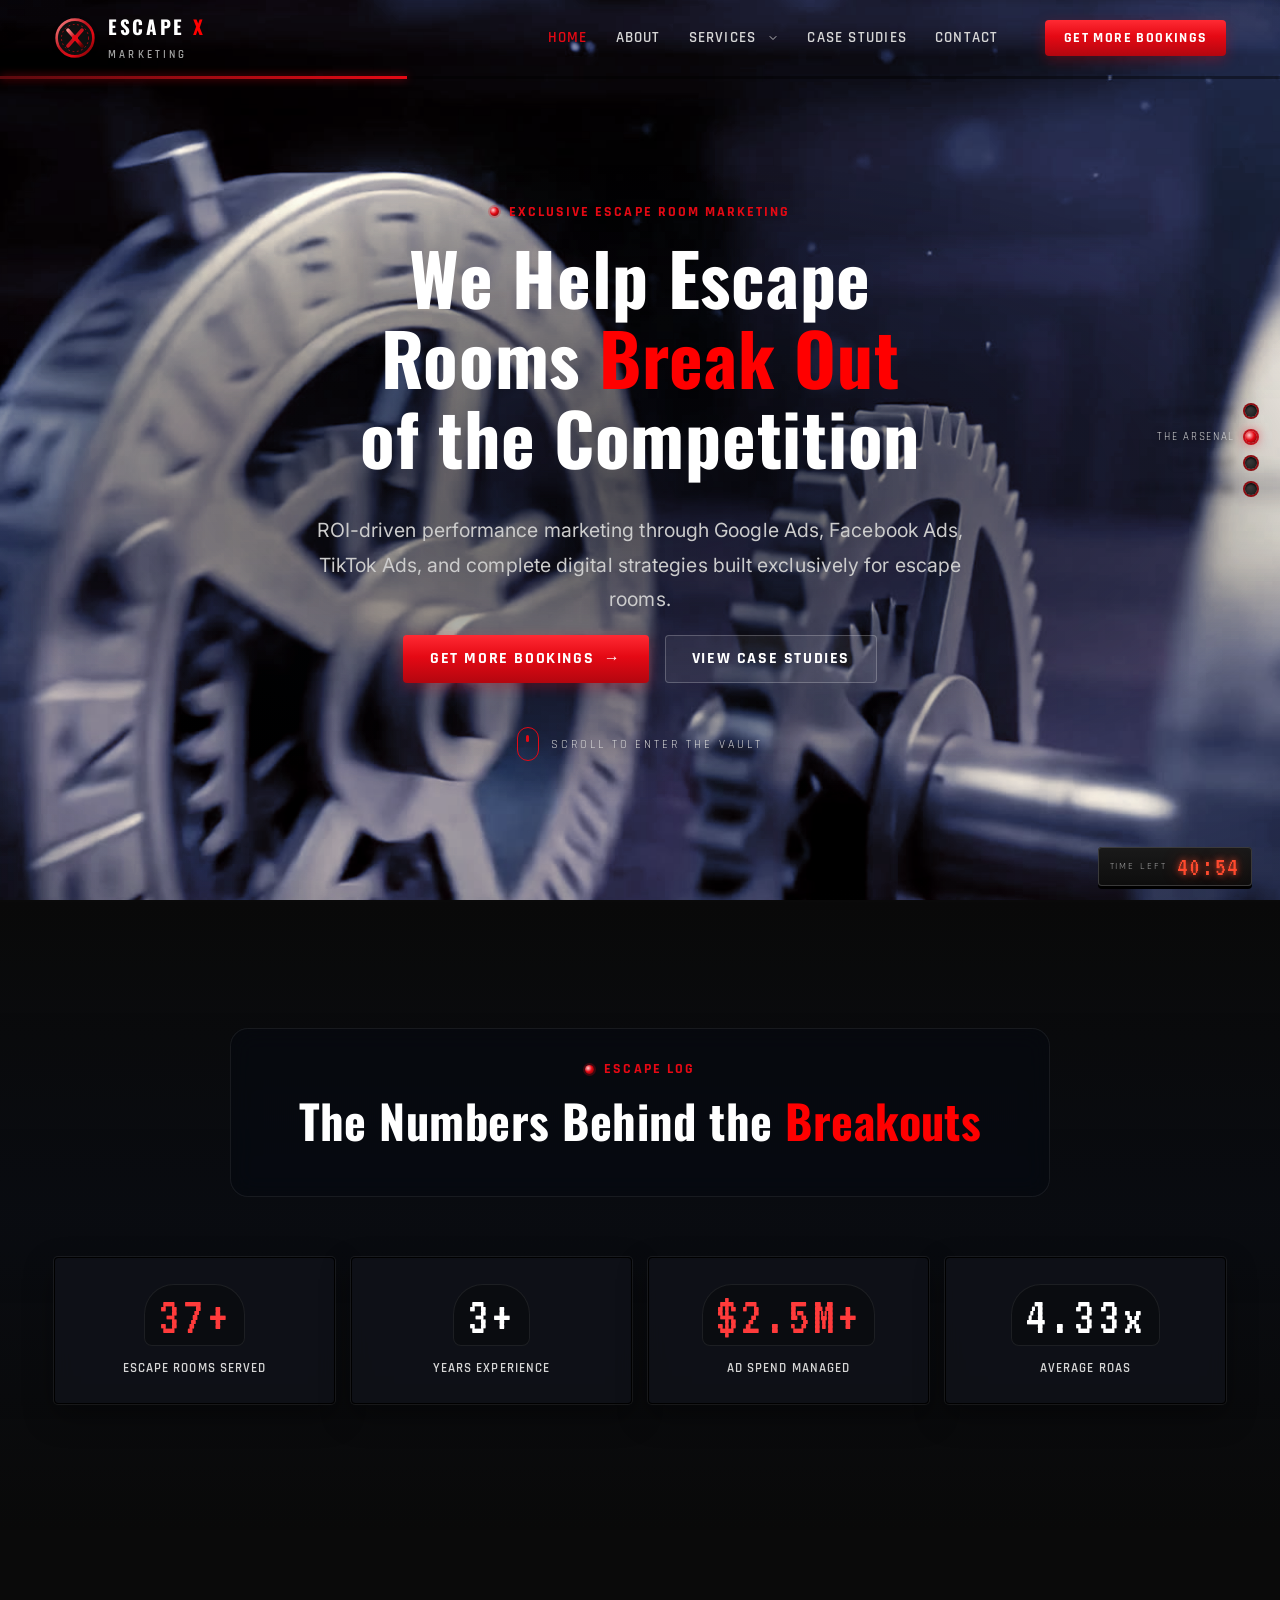
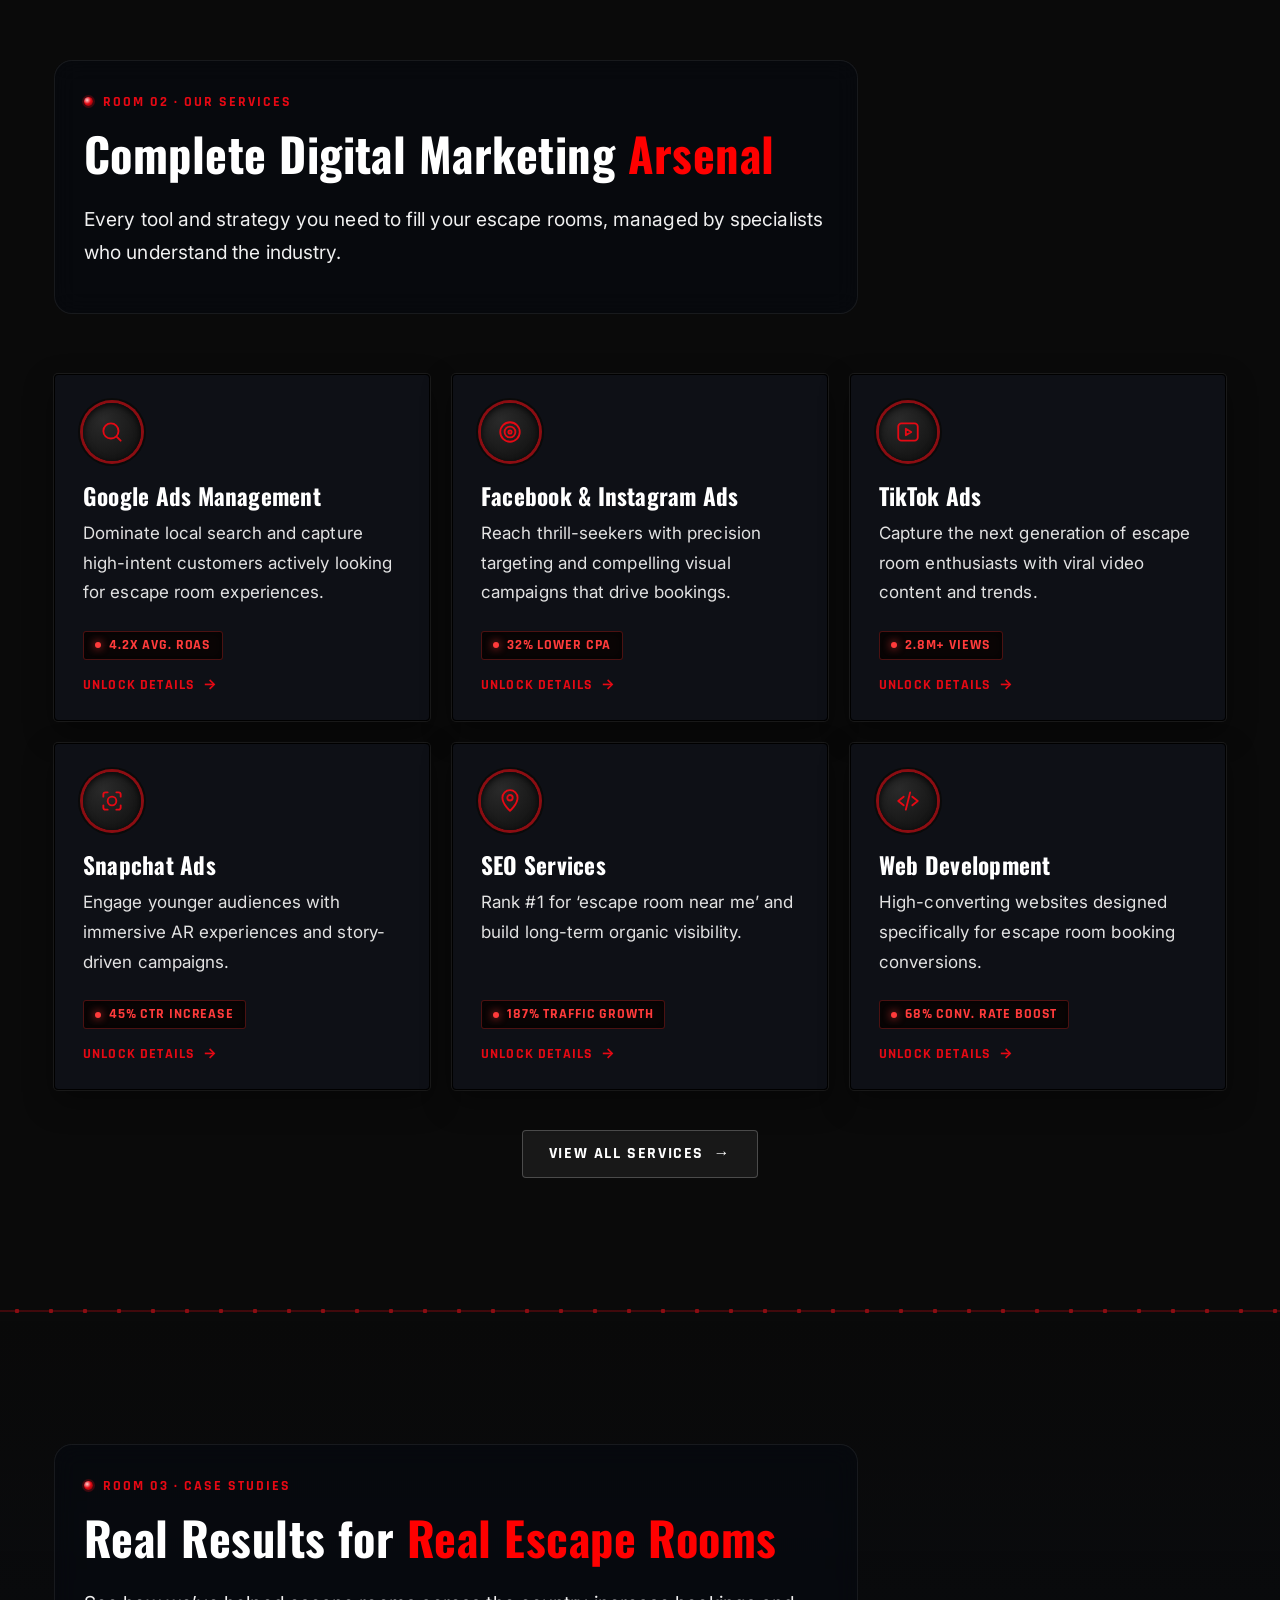
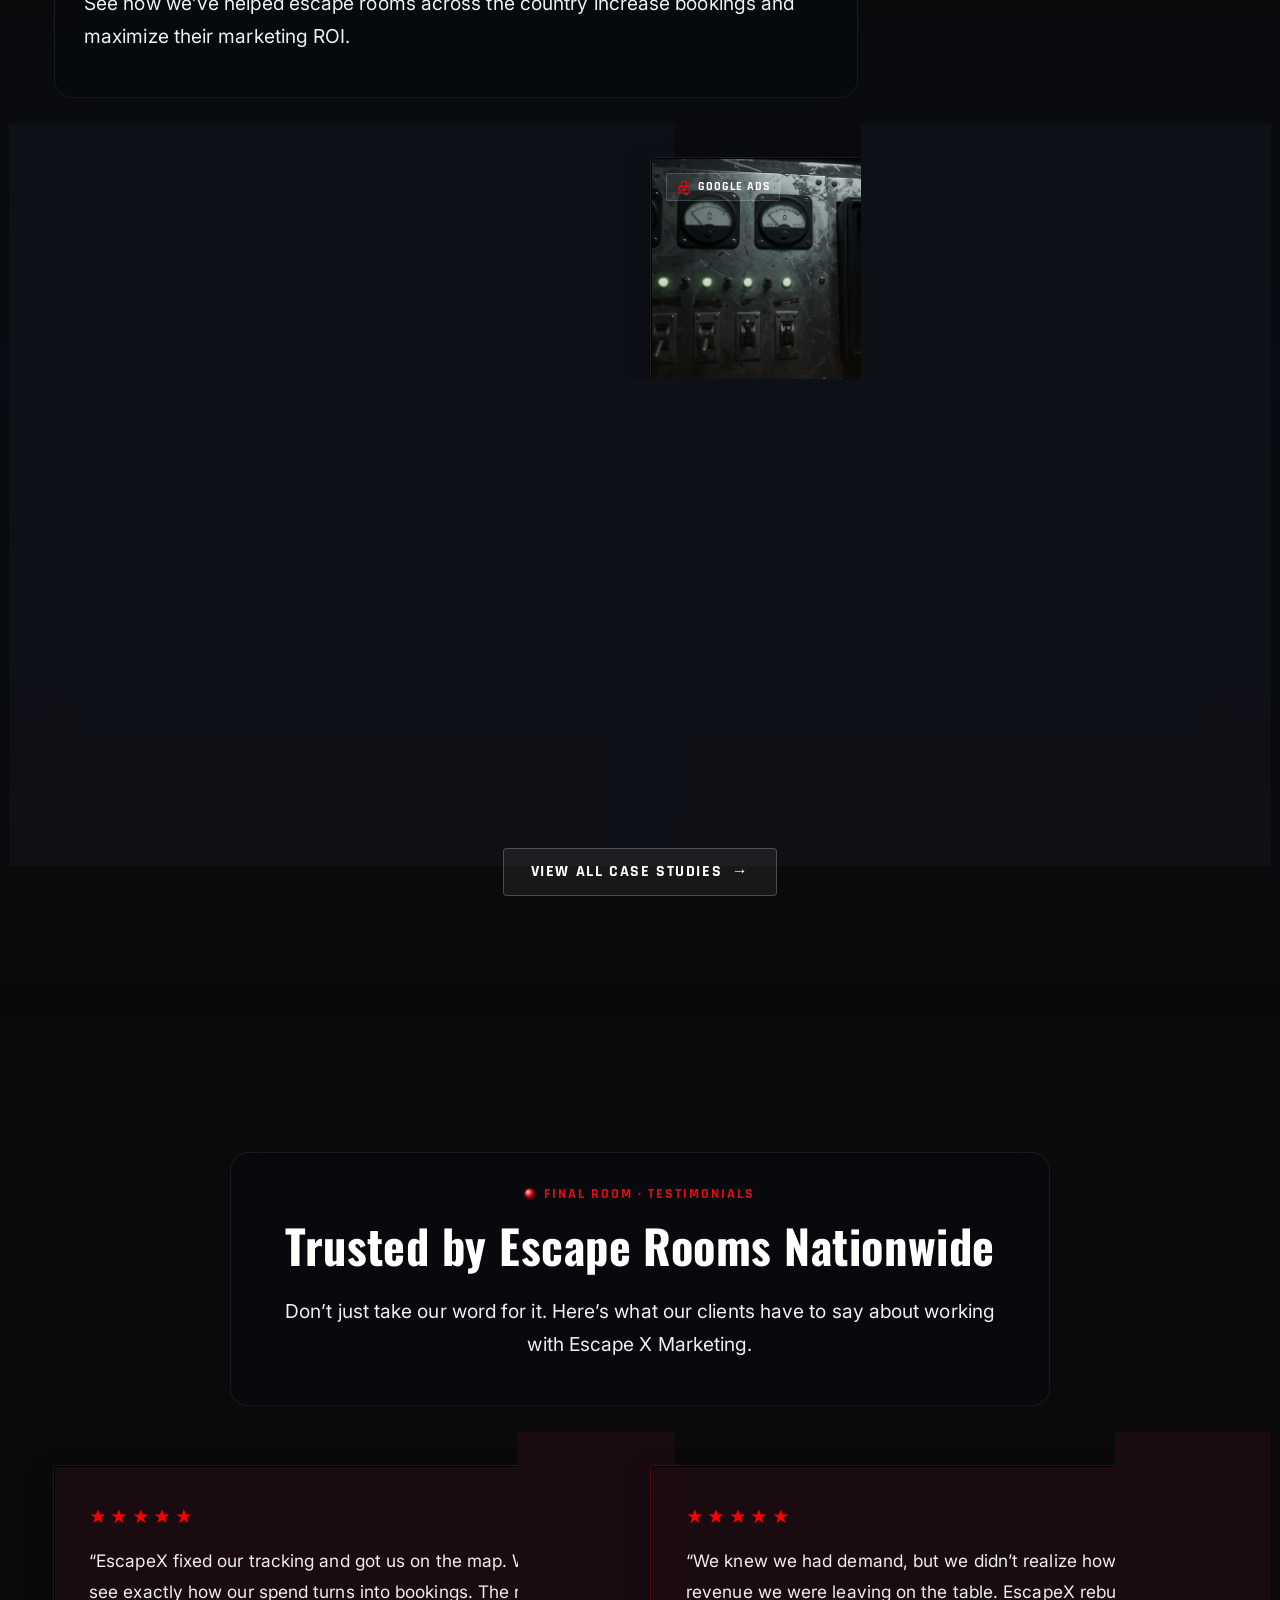
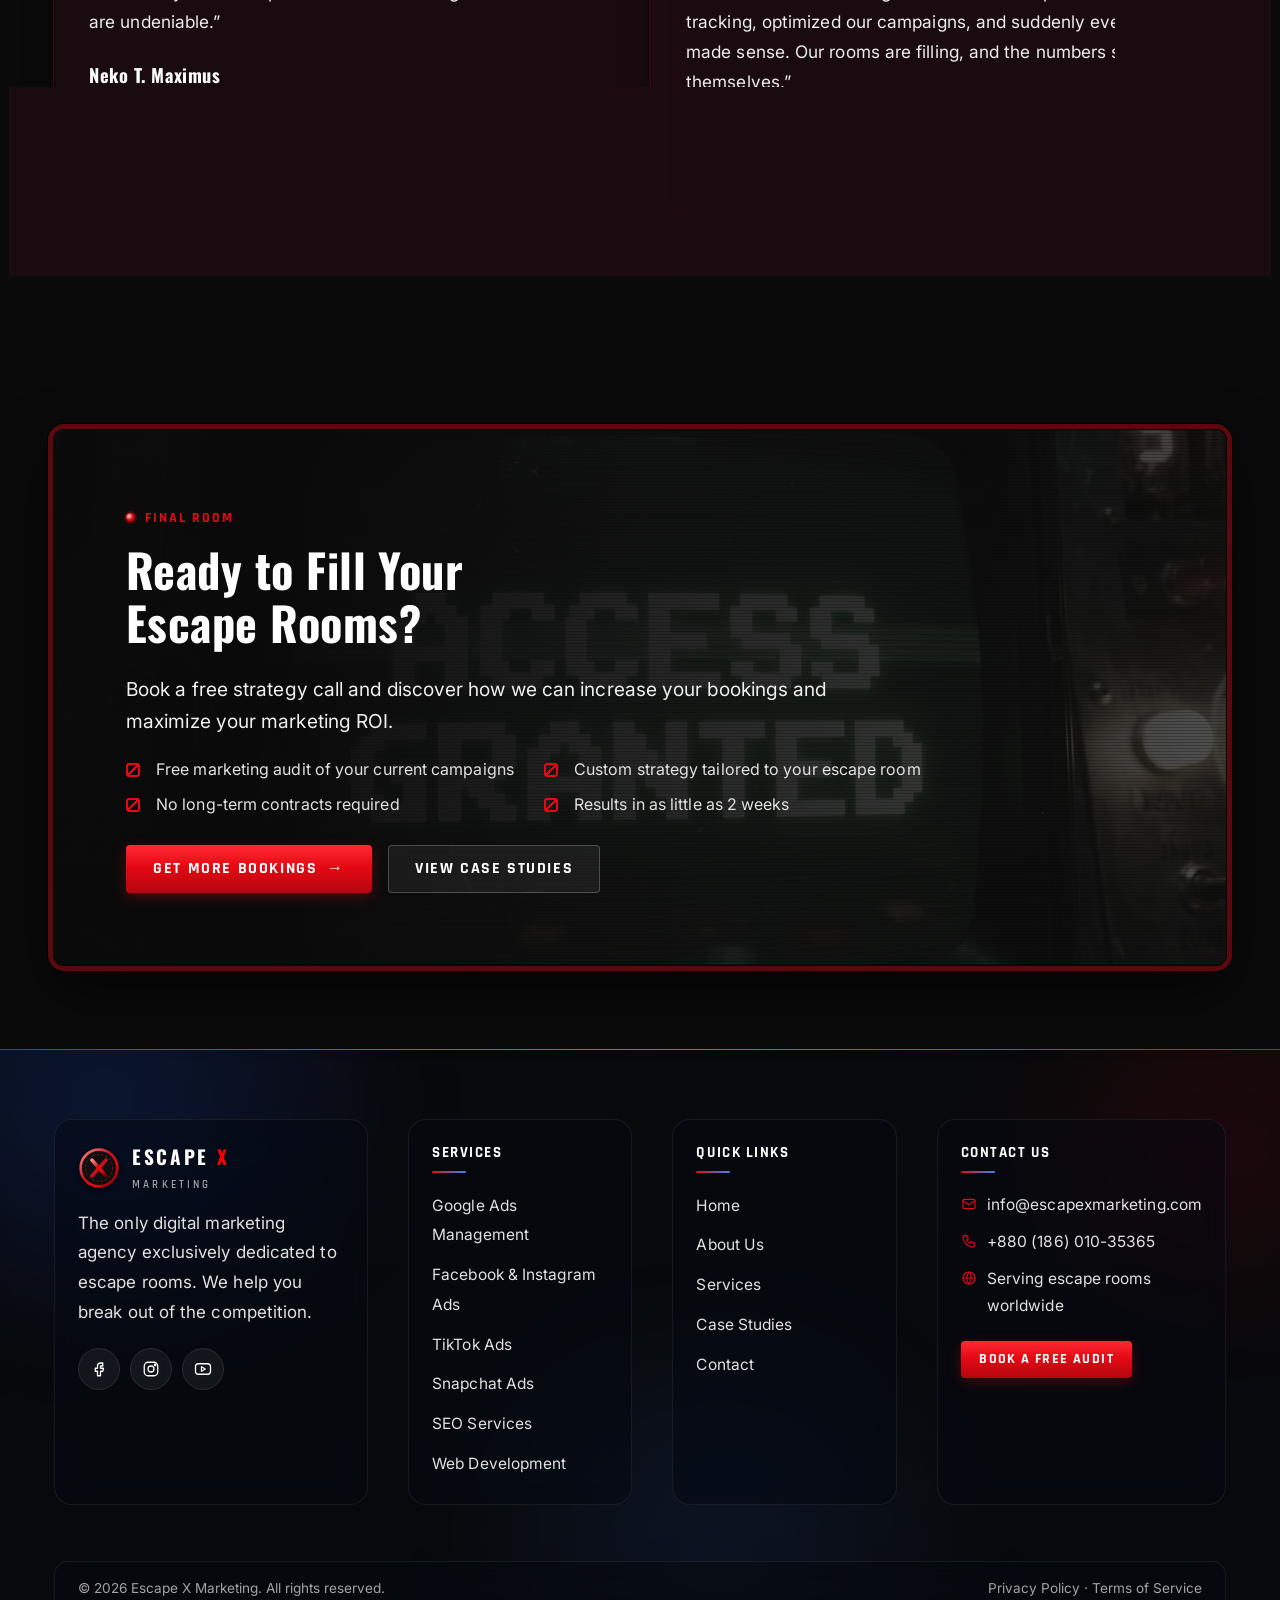
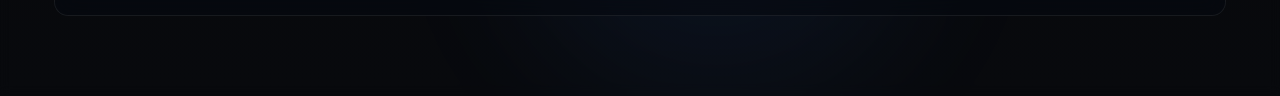
<file: index.html>
<!doctype html>
<html lang="en" class="no-js">
<head>
<meta charset="utf-8">
<meta name="robots" content="noindex, nofollow">
<meta name="viewport" content="width=device-width, initial-scale=1, viewport-fit=cover">
<title>Escape Room Digital Marketing Agency | Escape X Marketing</title>
<meta name="description" content="Scale your escape room with ROI-driven Google Ads &amp; Meta Ads. Trusted by 37+ venues to dominate local search &amp; fill rooms. Book your free audit.">
<meta name="theme-color" content="#0a0a0a">
<meta property="og:title" content="Escape Room Digital Marketing Agency | Escape X Marketing">
<meta property="og:description" content="Scale your escape room with ROI-driven Google Ads &amp; Meta Ads. Trusted by 37+ venues to dominate local search &amp; fill rooms. Book your free audit.">
<meta property="og:type" content="website">
<link rel="icon" href="data:image/svg+xml,<svg viewBox='0 0 48 48' aria-hidden='true'><defs><linearGradient id='lgB' x1='0' y1='0' x2='1' y2='1'><stop offset='0' stop-color='%23ff8a8a'/><stop offset='.45' stop-color='%23c1121c'/><stop offset='.7' stop-color='%23e50914'/><stop offset='1' stop-color='%235a0000'/></linearGradient></defs><circle cx='24' cy='24' r='21' fill='%230f0f0f' stroke='url(%23lgB)' stroke-width='3'/><circle cx='24' cy='24' r='15.5' fill='none' stroke='%23e50914' stroke-width='1' stroke-dasharray='2 3' opacity='.8'/><path d='M16 15 32 33M32 15 16 33' stroke='url(%23lgB)' stroke-width='4.2' stroke-linecap='round'/><circle cx='24' cy='24' r='3.4' fill='%23e50914'/></svg>">
<link rel="preconnect" href="https://fonts.googleapis.com">
<link rel="preconnect" href="https://fonts.gstatic.com" crossorigin>
<link href="https://fonts.googleapis.com/css2?family=Oswald:wght@500;600;700&family=Rajdhani:wght@500;600;700&family=Inter:wght@400;500;600;700&family=IBM+Plex+Mono:wght@400;500&family=VT323&display=swap" rel="stylesheet">
<link rel="stylesheet" href="assets/css/site.css">
<link rel="stylesheet" href="assets/css/scroll-world.css">
<link rel="preload" as="image" href="assets/img/hero.jpg">
</head>
<body>
<a class="skip" href="#main">Skip to content</a>
<header class="site-header">
  <div class="container">
    <a class="brand" href="index.html" aria-label="Escape X Marketing home"><svg viewBox="0 0 48 48" aria-hidden="true"><defs><linearGradient id="lgB" x1="0" y1="0" x2="1" y2="1"><stop offset="0" stop-color="#ff8a8a"/><stop offset=".45" stop-color="#c1121c"/><stop offset=".7" stop-color="#e50914"/><stop offset="1" stop-color="#5a0000"/></linearGradient></defs><circle cx="24" cy="24" r="21" fill="#0f0f0f" stroke="url(#lgB)" stroke-width="3"/><circle cx="24" cy="24" r="15.5" fill="none" stroke="#e50914" stroke-width="1" stroke-dasharray="2 3" opacity=".8"/><path d="M16 15 32 33M32 15 16 33" stroke="url(#lgB)" stroke-width="4.2" stroke-linecap="round"/><circle cx="24" cy="24" r="3.4" fill="#e50914"/></svg><span><span class="brand-word">ESCAPE <b class="brass-text">X</b></span><span class="brand-sub">MARKETING</span></span></a>
    <button class="burger" type="button" aria-label="Open menu" aria-expanded="false" aria-controls="site-nav"><span></span><span></span><span></span></button>
    <nav class="nav" id="site-nav" aria-label="Main">
      <a href="index.html" aria-current="page">Home</a><a href="about.html">About</a><div class="dd"><a class="dd-link" href="services.html">Services</a><button type="button" class="dd-toggle" aria-expanded="false" aria-controls="svc-menu" aria-label="Show services list"><svg class="" viewBox="0 0 24 24" fill="none" stroke="currentColor" stroke-width="1.7" stroke-linecap="round" stroke-linejoin="round" aria-hidden="true"><path d="m6 9 6 6 6-6"/></svg></button><div class="dd-menu" id="svc-menu"><a href="services/google-ads.html"><span class="dd-ico"><svg class="" viewBox="0 0 24 24" fill="none" stroke="currentColor" stroke-width="1.7" stroke-linecap="round" stroke-linejoin="round" aria-hidden="true"><circle cx="11" cy="11" r="7"/><path d="m20 20-3.5-3.5"/></svg></span><span class="dd-txt"><b>Google Ads Management</b><small>4.2x Avg. ROAS</small></span></a><a href="services/facebook-instagram-ads.html"><span class="dd-ico"><svg class="" viewBox="0 0 24 24" fill="none" stroke="currentColor" stroke-width="1.7" stroke-linecap="round" stroke-linejoin="round" aria-hidden="true"><circle cx="12" cy="12" r="9"/><circle cx="12" cy="12" r="5"/><circle cx="12" cy="12" r="1.5"/></svg></span><span class="dd-txt"><b>Facebook &amp; Instagram Ads</b><small>32% Lower CPA</small></span></a><a href="services/tiktok-ads.html"><span class="dd-ico"><svg class="" viewBox="0 0 24 24" fill="none" stroke="currentColor" stroke-width="1.7" stroke-linecap="round" stroke-linejoin="round" aria-hidden="true"><rect x="3" y="4" width="18" height="16" rx="3"/><path d="m10 9 5 3-5 3z"/></svg></span><span class="dd-txt"><b>TikTok Ads</b><small>2.8M+ Views</small></span></a><a href="services/snapchat-ads.html"><span class="dd-ico"><svg class="" viewBox="0 0 24 24" fill="none" stroke="currentColor" stroke-width="1.7" stroke-linecap="round" stroke-linejoin="round" aria-hidden="true"><circle cx="12" cy="12" r="4"/><path d="M4 8V6a2 2 0 0 1 2-2h2M16 4h2a2 2 0 0 1 2 2v2M20 16v2a2 2 0 0 1-2 2h-2M8 20H6a2 2 0 0 1-2-2v-2"/></svg></span><span class="dd-txt"><b>Snapchat Ads</b><small>45% CTR Increase</small></span></a><a href="services/seo-services.html"><span class="dd-ico"><svg class="" viewBox="0 0 24 24" fill="none" stroke="currentColor" stroke-width="1.7" stroke-linecap="round" stroke-linejoin="round" aria-hidden="true"><path d="M12 21s-7-6.2-7-12a7 7 0 0 1 14 0c0 5.8-7 12-7 12z"/><circle cx="12" cy="9" r="2.5"/></svg></span><span class="dd-txt"><b>SEO Services</b><small>187% Traffic Growth</small></span></a><a href="services/web-development.html"><span class="dd-ico"><svg class="" viewBox="0 0 24 24" fill="none" stroke="currentColor" stroke-width="1.7" stroke-linecap="round" stroke-linejoin="round" aria-hidden="true"><path d="m8 8-5 4 5 4M16 8l5 4-5 4M14 4l-4 16"/></svg></span><span class="dd-txt"><b>Web Development</b><small>68% Conv. Rate Boost</small></span></a></div></div><a href="case-studies.html">Case Studies</a><a href="contact.html">Contact</a>
      <a class="btn mobile-cta" href="contact.html">Get More Bookings <span class="arrow">→</span></a>
    </nav>
    <a class="btn btn-sm header-cta" href="contact.html">Get More Bookings</a>
  </div>
</header>
<main id="main">
<section class="home-hero" id="top"><div class="container">
  <span class="eyebrow">Exclusive Escape Room Marketing</span>
  <h1>We Help Escape Rooms <span class="brass-text">Break Out</span> of the Competition</h1>
  <p>ROI-driven performance marketing through Google Ads, Facebook Ads, TikTok Ads, and complete digital strategies built exclusively for escape rooms.</p>
  <div class="btn-row"><a class="btn" href="contact.html">Get More Bookings <span class="arrow">→</span></a><a class="btn btn-ghost" href="case-studies.html">View Case Studies</a></div>
  <div class="scroll-cue"><i></i>Scroll to enter the vault</div>
</div></section>
<section class="section bg-vault"><div class="container">
  <div class="section-head center reveal"><span class="eyebrow">Escape log</span><h2>The Numbers Behind the <span class="brass-text">Breakouts</span></h2></div>
  <div class="stats"><div class="panel rivets stat reveal reveal-d0"><div class="num"><span data-count="37" data-decimals="0" data-prefix="" data-suffix="+">37+</span></div><div class="lbl">Escape Rooms Served</div></div><div class="panel rivets stat reveal reveal-d1"><div class="num cyan"><span data-count="3" data-decimals="0" data-prefix="" data-suffix="+">3+</span></div><div class="lbl">Years Experience</div></div><div class="panel rivets stat reveal reveal-d2"><div class="num"><span data-count="2.5" data-decimals="1" data-prefix="$" data-suffix="M+">$2.5M+</span></div><div class="lbl">Ad Spend Managed</div></div><div class="panel rivets stat reveal reveal-d3"><div class="num cyan"><span data-count="4.33" data-decimals="2" data-prefix="" data-suffix="x">4.33x</span></div><div class="lbl">Average ROAS</div></div></div>
</div></section>
<section class="section" id="services"><div class="container">
  <div class="section-head reveal"><span class="eyebrow">Room 02 · Our Services</span><h2>Complete Digital Marketing <span class="brass-text">Arsenal</span></h2><p class="lead">Every tool and strategy you need to fill your escape rooms, managed by specialists who understand the industry.</p></div>
  <div class="grid g3"><a class="panel rivets panel-glow svc-card reveal reveal-d0" href="services/google-ads.html">
  <span class="ico"><svg class="" viewBox="0 0 24 24" fill="none" stroke="currentColor" stroke-width="1.7" stroke-linecap="round" stroke-linejoin="round" aria-hidden="true"><circle cx="11" cy="11" r="7"/><path d="m20 20-3.5-3.5"/></svg></span>
  <h3>Google Ads Management</h3>
  <p>Dominate local search and capture high-intent customers actively looking for escape room experiences.</p>
  <span class="metric-chip">4.2x Avg. ROAS</span>
  <span class="card-link">Unlock details <span aria-hidden="true">→</span></span>
</a><a class="panel rivets panel-glow svc-card reveal reveal-d1" href="services/facebook-instagram-ads.html">
  <span class="ico"><svg class="" viewBox="0 0 24 24" fill="none" stroke="currentColor" stroke-width="1.7" stroke-linecap="round" stroke-linejoin="round" aria-hidden="true"><circle cx="12" cy="12" r="9"/><circle cx="12" cy="12" r="5"/><circle cx="12" cy="12" r="1.5"/></svg></span>
  <h3>Facebook &amp; Instagram Ads</h3>
  <p>Reach thrill-seekers with precision targeting and compelling visual campaigns that drive bookings.</p>
  <span class="metric-chip">32% Lower CPA</span>
  <span class="card-link">Unlock details <span aria-hidden="true">→</span></span>
</a><a class="panel rivets panel-glow svc-card reveal reveal-d2" href="services/tiktok-ads.html">
  <span class="ico"><svg class="" viewBox="0 0 24 24" fill="none" stroke="currentColor" stroke-width="1.7" stroke-linecap="round" stroke-linejoin="round" aria-hidden="true"><rect x="3" y="4" width="18" height="16" rx="3"/><path d="m10 9 5 3-5 3z"/></svg></span>
  <h3>TikTok Ads</h3>
  <p>Capture the next generation of escape room enthusiasts with viral video content and trends.</p>
  <span class="metric-chip">2.8M+ Views</span>
  <span class="card-link">Unlock details <span aria-hidden="true">→</span></span>
</a><a class="panel rivets panel-glow svc-card reveal reveal-d0" href="services/snapchat-ads.html">
  <span class="ico"><svg class="" viewBox="0 0 24 24" fill="none" stroke="currentColor" stroke-width="1.7" stroke-linecap="round" stroke-linejoin="round" aria-hidden="true"><circle cx="12" cy="12" r="4"/><path d="M4 8V6a2 2 0 0 1 2-2h2M16 4h2a2 2 0 0 1 2 2v2M20 16v2a2 2 0 0 1-2 2h-2M8 20H6a2 2 0 0 1-2-2v-2"/></svg></span>
  <h3>Snapchat Ads</h3>
  <p>Engage younger audiences with immersive AR experiences and story-driven campaigns.</p>
  <span class="metric-chip">45% CTR Increase</span>
  <span class="card-link">Unlock details <span aria-hidden="true">→</span></span>
</a><a class="panel rivets panel-glow svc-card reveal reveal-d1" href="services/seo-services.html">
  <span class="ico"><svg class="" viewBox="0 0 24 24" fill="none" stroke="currentColor" stroke-width="1.7" stroke-linecap="round" stroke-linejoin="round" aria-hidden="true"><path d="M12 21s-7-6.2-7-12a7 7 0 0 1 14 0c0 5.8-7 12-7 12z"/><circle cx="12" cy="9" r="2.5"/></svg></span>
  <h3>SEO Services</h3>
  <p>Rank #1 for ‘escape room near me’ and build long-term organic visibility.</p>
  <span class="metric-chip">187% Traffic Growth</span>
  <span class="card-link">Unlock details <span aria-hidden="true">→</span></span>
</a><a class="panel rivets panel-glow svc-card reveal reveal-d2" href="services/web-development.html">
  <span class="ico"><svg class="" viewBox="0 0 24 24" fill="none" stroke="currentColor" stroke-width="1.7" stroke-linecap="round" stroke-linejoin="round" aria-hidden="true"><path d="m8 8-5 4 5 4M16 8l5 4-5 4M14 4l-4 16"/></svg></span>
  <h3>Web Development</h3>
  <p>High-converting websites designed specifically for escape room booking conversions.</p>
  <span class="metric-chip">68% Conv. Rate Boost</span>
  <span class="card-link">Unlock details <span aria-hidden="true">→</span></span>
</a></div>
  <div class="center" style="margin-top:40px"><a class="btn btn-ghost" href="services.html">View All Services <span class="arrow">→</span></a></div>
</div></section>
<hr class="divider">
<section class="section bg-vault" id="cases"><div class="container">
  <div class="section-head reveal"><span class="eyebrow">Room 03 · Case Studies</span><h2>Real Results for <span class="brass-text">Real Escape Rooms</span></h2><p class="lead">See how we’ve helped escape rooms across the country increase bookings and maximize their marketing ROI.</p></div>
  <div class="grid g2"><a class="panel case-card panel-glow reveal reveal-d0" href="case-study-detail.html?case=lock-city">
  <div class="media"><span class="badge"><svg class="keyhole" viewBox="0 0 24 24" fill="none" stroke="currentColor" stroke-width="1.7" stroke-linecap="round" stroke-linejoin="round" aria-hidden="true"><rect x="4" y="11" width="16" height="10" rx="2"/><path d="M8 11V7a4 4 0 0 1 8 0v4"/><circle cx="12" cy="16" r="1.5"/></svg> Google Ads</span><img src="assets/img/results-mid.jpg" alt="" loading="lazy"></div>
  <div class="body">
    <span class="loc"><svg class="keyhole" viewBox="0 0 24 24" fill="none" stroke="currentColor" stroke-width="1.7" stroke-linecap="round" stroke-linejoin="round" aria-hidden="true"><path d="M12 21s-7-6.2-7-12a7 7 0 0 1 14 0c0 5.8-7 12-7 12z"/><circle cx="12" cy="9" r="2.5"/></svg> Carrollton, GA</span>
    <h3>Lock City Adventure</h3>
    <p>Transformed a struggling escape room into a local leader through strategic Google Ads campaigns.</p>
    <div class="kpis"><div><b>4.7x</b><span>ROAS</span></div><div><b>+56%</b><span>Bookings Increase</span></div><div><b>-42%</b><span>Cost Per Click</span></div></div>
    <span class="card-link">View case file <span aria-hidden="true">→</span></span>
  </div>
</a><a class="panel case-card panel-glow reveal reveal-d1" href="case-study-detail.html?case=axe-habits">
  <div class="media"><span class="badge"><svg class="keyhole" viewBox="0 0 24 24" fill="none" stroke="currentColor" stroke-width="1.7" stroke-linecap="round" stroke-linejoin="round" aria-hidden="true"><rect x="4" y="11" width="16" height="10" rx="2"/><path d="M8 11V7a4 4 0 0 1 8 0v4"/><circle cx="12" cy="16" r="1.5"/></svg> Google Ads</span><img src="assets/img/cta-mid.jpg" alt="" loading="lazy"></div>
  <div class="body">
    <span class="loc"><svg class="keyhole" viewBox="0 0 24 24" fill="none" stroke="currentColor" stroke-width="1.7" stroke-linecap="round" stroke-linejoin="round" aria-hidden="true"><path d="M12 21s-7-6.2-7-12a7 7 0 0 1 14 0c0 5.8-7 12-7 12z"/><circle cx="12" cy="9" r="2.5"/></svg> Miami, FL</span>
    <h3>Axe Habits</h3>
    <p>Turned Google Ads into a predictable revenue engine by implementing value-based tracking and scaling high-intent traffic.</p>
    <div class="kpis"><div><b>15.5x</b><span>ROAS</span></div><div><b>+32%</b><span>Bookings Increase</span></div><div><b>$0.59</b><span>Average CPC</span></div></div>
    <span class="card-link">View case file <span aria-hidden="true">→</span></span>
  </div>
</a></div>
  <div class="center" style="margin-top:40px"><a class="btn btn-ghost" href="case-studies.html">View All Case Studies <span class="arrow">→</span></a></div>
</div></section>
<section class="section" id="final"><div class="container">
  <div class="section-head center reveal"><span class="eyebrow">Final Room · Testimonials</span><h2>Trusted by Escape Rooms Nationwide</h2><p class="lead">Don’t just take our word for it. Here’s what our clients have to say about working with Escape X Marketing.</p></div>
  <div class="grid g2"><figure class="panel quote reveal reveal-d0" style="margin:0">
  <div class="stars" aria-label="5 out of 5 stars">★★★★★</div>
  <blockquote>“EscapeX fixed our tracking and got us on the map. We finally see exactly how our spend turns into bookings. The results are undeniable.”</blockquote>
  <figcaption><cite><b>Neko T. Maximus</b><span>Owner, Lock City Adventure · Carrollton, GA</span></cite></figcaption>
</figure><figure class="panel quote reveal reveal-d1" style="margin:0">
  <div class="stars" aria-label="5 out of 5 stars">★★★★★</div>
  <blockquote>“We knew we had demand, but we didn’t realize how much revenue we were leaving on the table. EscapeX rebuilt our tracking, optimized our campaigns, and suddenly everything made sense. Our rooms are filling, and the numbers speak for themselves.”</blockquote>
  <figcaption><cite><b>Alexander Maslinkovsky</b><span>Co-Owner, Axe Habits · Miami, FL</span></cite></figcaption>
</figure></div>
</div></section>
<section class="section-tight"><div class="container">
  <div class="cta-band reveal">
    <div class="bg"><img src="assets/img/cta-end.jpg" alt="" loading="lazy"></div>
    <span class="eyebrow">Final room</span>
    <h2>Ready to Fill Your Escape Rooms?</h2>
    <p class="lead">Book a free strategy call and discover how we can increase your bookings and maximize your marketing ROI.</p>
    <ul class="checks">
      <li>Free marketing audit of your current campaigns</li><li>Custom strategy tailored to your escape room</li>
      <li>No long-term contracts required</li><li>Results in as little as 2 weeks</li>
    </ul>
    <div class="btn-row"><a class="btn" href="contact.html">Get More Bookings <span class="arrow">→</span></a><a class="btn btn-ghost" href="case-studies.html">View Case Studies</a></div>
  </div>
</div></section>
</main>
<footer class="site-footer">
  <div class="container">
    <div class="foot-grid">
      <div>
        <a class="brand" href="index.html" aria-label="Escape X Marketing home"><svg viewBox="0 0 48 48" aria-hidden="true"><defs><linearGradient id="lgB" x1="0" y1="0" x2="1" y2="1"><stop offset="0" stop-color="#ff8a8a"/><stop offset=".45" stop-color="#c1121c"/><stop offset=".7" stop-color="#e50914"/><stop offset="1" stop-color="#5a0000"/></linearGradient></defs><circle cx="24" cy="24" r="21" fill="#0f0f0f" stroke="url(#lgB)" stroke-width="3"/><circle cx="24" cy="24" r="15.5" fill="none" stroke="#e50914" stroke-width="1" stroke-dasharray="2 3" opacity=".8"/><path d="M16 15 32 33M32 15 16 33" stroke="url(#lgB)" stroke-width="4.2" stroke-linecap="round"/><circle cx="24" cy="24" r="3.4" fill="#e50914"/></svg><span><span class="brand-word">ESCAPE <b class="brass-text">X</b></span><span class="brand-sub">MARKETING</span></span></a>
        <p style="margin-top:18px;max-width:34ch">The only digital marketing agency exclusively dedicated to escape rooms. We help you break out of the competition.</p>
        <div class="socials">
          <a href="https://www.facebook.com/escapexmarketing/" target="_blank" rel="noopener" aria-label="Facebook"><svg class="" viewBox="0 0 24 24" fill="none" stroke="currentColor" stroke-width="1.7" stroke-linecap="round" stroke-linejoin="round" aria-hidden="true"><path d="M14 8h3V4h-3a4 4 0 0 0-4 4v3H7v4h3v6h4v-6h3l1-4h-4V8a0 0 0 0 1 0 0z"/></svg></a>
          <a href="https://www.instagram.com/escapexmarketing/" target="_blank" rel="noopener" aria-label="Instagram"><svg class="" viewBox="0 0 24 24" fill="none" stroke="currentColor" stroke-width="1.7" stroke-linecap="round" stroke-linejoin="round" aria-hidden="true"><rect x="3" y="3" width="18" height="18" rx="5"/><circle cx="12" cy="12" r="4"/><circle cx="17.5" cy="6.5" r="1"/></svg></a>
          <a href="https://www.youtube.com/@EscapeXMarketing" target="_blank" rel="noopener" aria-label="YouTube"><svg class="" viewBox="0 0 24 24" fill="none" stroke="currentColor" stroke-width="1.7" stroke-linecap="round" stroke-linejoin="round" aria-hidden="true"><rect x="2" y="5" width="20" height="14" rx="4"/><path d="m10 9 5 3-5 3z"/></svg></a>
        </div>
      </div>
      <div><h4>Services</h4><ul><li><a href="services/google-ads.html">Google Ads Management</a></li><li><a href="services/facebook-instagram-ads.html">Facebook &amp; Instagram Ads</a></li><li><a href="services/tiktok-ads.html">TikTok Ads</a></li><li><a href="services/snapchat-ads.html">Snapchat Ads</a></li><li><a href="services/seo-services.html">SEO Services</a></li><li><a href="services/web-development.html">Web Development</a></li></ul></div>
      <div><h4>Quick Links</h4><ul>
        <li><a href="index.html">Home</a></li><li><a href="about.html">About Us</a></li>
        <li><a href="services.html">Services</a></li><li><a href="case-studies.html">Case Studies</a></li>
        <li><a href="contact.html">Contact</a></li></ul></div>
      <div><h4>Contact Us</h4><ul class="foot-contact">
        <li><svg class="" viewBox="0 0 24 24" fill="none" stroke="currentColor" stroke-width="1.7" stroke-linecap="round" stroke-linejoin="round" aria-hidden="true"><rect x="3" y="5" width="18" height="14" rx="2"/><path d="m3 7 9 6 9-6"/></svg><a href="mailto:info@escapexmarketing.com">info@escapexmarketing.com</a></li>
        <li><svg class="" viewBox="0 0 24 24" fill="none" stroke="currentColor" stroke-width="1.7" stroke-linecap="round" stroke-linejoin="round" aria-hidden="true"><path d="M5 4h4l2 5-2.5 1.5a11 11 0 0 0 5 5L15 13l5 2v4a2 2 0 0 1-2 2A16 16 0 0 1 3 6a2 2 0 0 1 2-2"/></svg><a href="tel:+8801860103565">+880 (186) 010-35365</a></li>
        <li><svg class="" viewBox="0 0 24 24" fill="none" stroke="currentColor" stroke-width="1.7" stroke-linecap="round" stroke-linejoin="round" aria-hidden="true"><circle cx="12" cy="12" r="9"/><path d="M3 12h18M12 3a14 14 0 0 1 0 18M12 3a14 14 0 0 0 0 18"/></svg><span>Serving escape rooms worldwide</span></li></ul>
        <a class="btn btn-sm" style="margin-top:22px" href="contact.html">Book a Free Audit</a>
      </div>
    </div>
    <div class="foot-bottom">
      <span>© <span data-year>2026</span> Escape X Marketing. All rights reserved.</span>
      <span><a href="https://escapexmarketing.com/privacy-policy/" target="_blank" rel="noopener">Privacy Policy</a> · <a href="https://escapexmarketing.com/terms-&-conditions/" target="_blank" rel="noopener">Terms of Service</a></span>
    </div>
  </div>
</footer>
<script src="assets/js/site.js" defer></script>
<script src="assets/js/scroll-world.js"></script>
<script>mountScrollWorld({"sections": [{"label": "The Entrance", "clip": "assets/video/hero.mp4", "clipMobile": "assets/video/hero-m.mp4", "still": "assets/img/hero.jpg", "anchor": null}, {"label": "The Arsenal", "clip": "assets/video/services.mp4", "clipMobile": "assets/video/services-m.mp4", "still": "assets/img/services.jpg", "anchor": "#services"}, {"label": "The Vault", "clip": "assets/video/results.mp4", "clipMobile": "assets/video/results-m.mp4", "still": "assets/img/results.jpg", "anchor": "#cases"}, {"label": "Access Granted", "clip": "assets/video/cta.mp4", "clipMobile": "assets/video/cta-m.mp4", "still": "assets/img/cta.jpg", "anchor": "#final"}], "timer": {"from": 3600}, "rail": true, "lite": false, "crossfade": 0.45});</script>
</body>
</html>
</file>
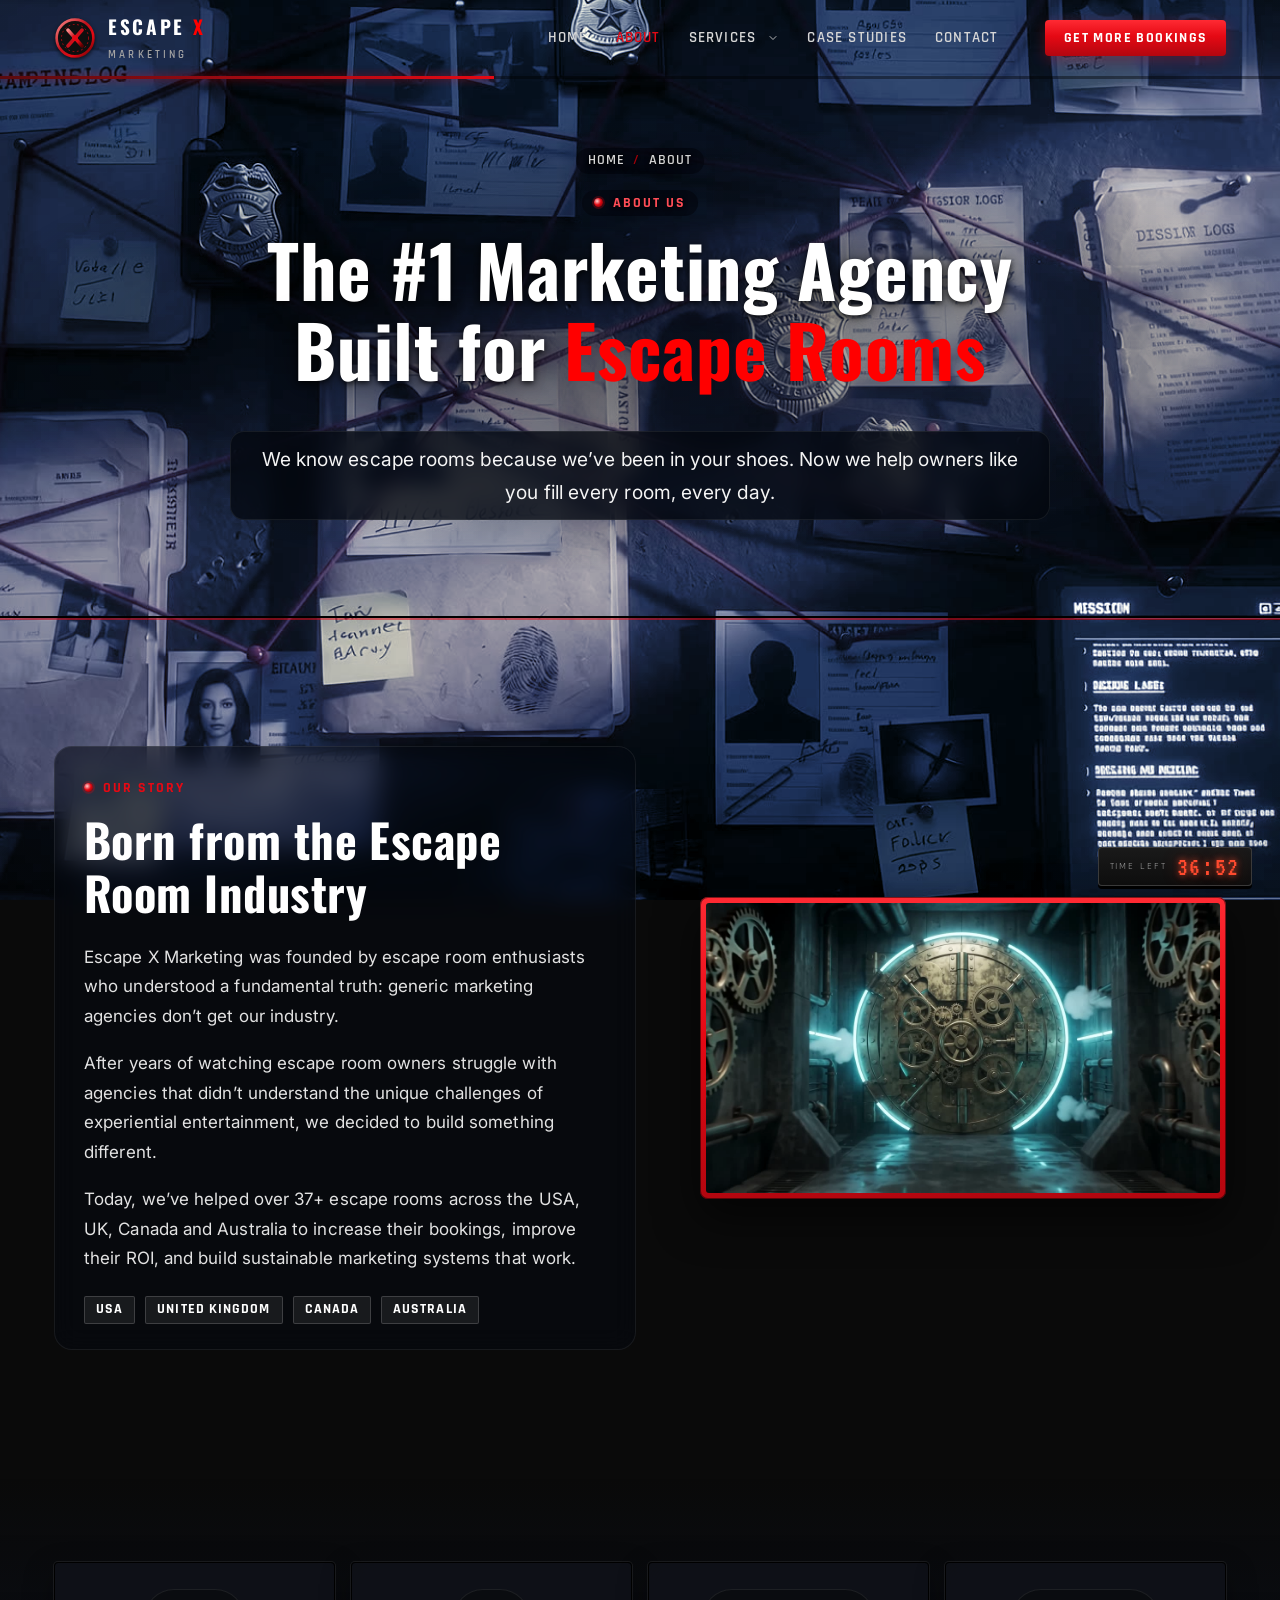
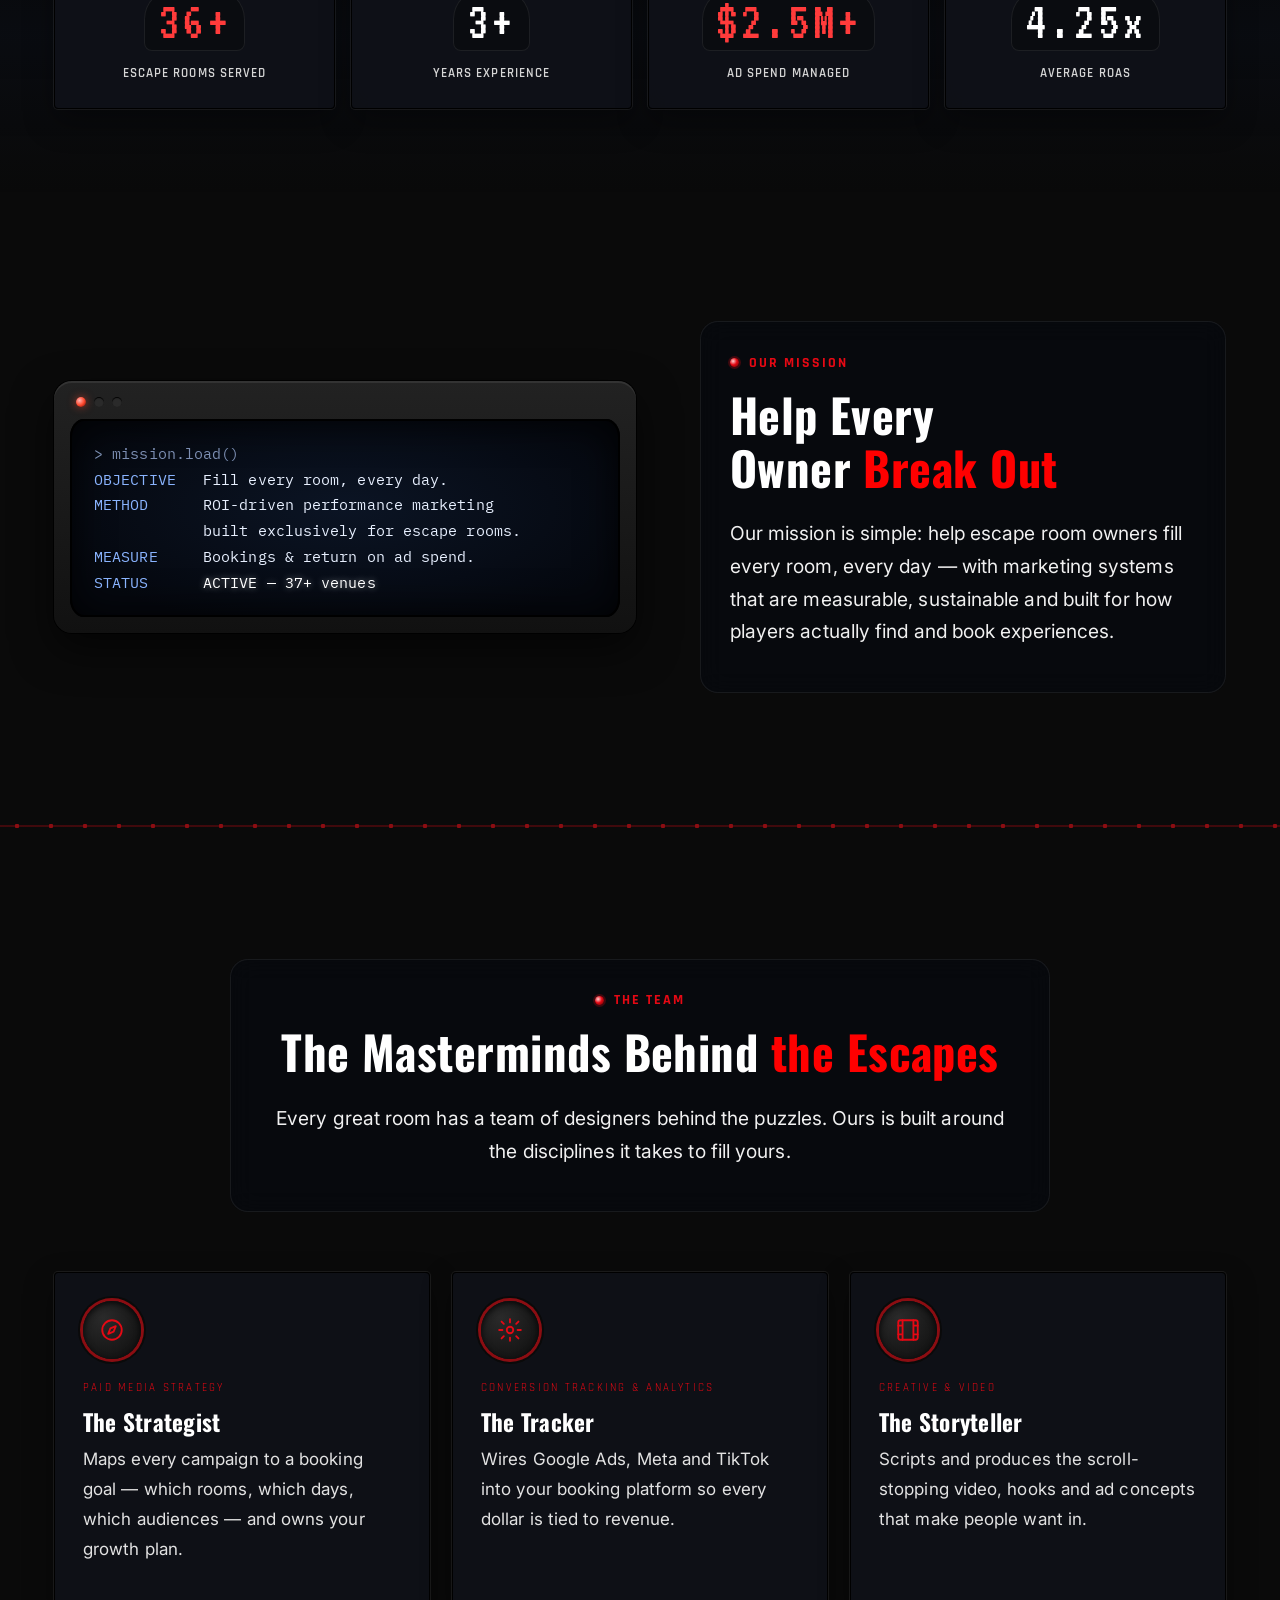
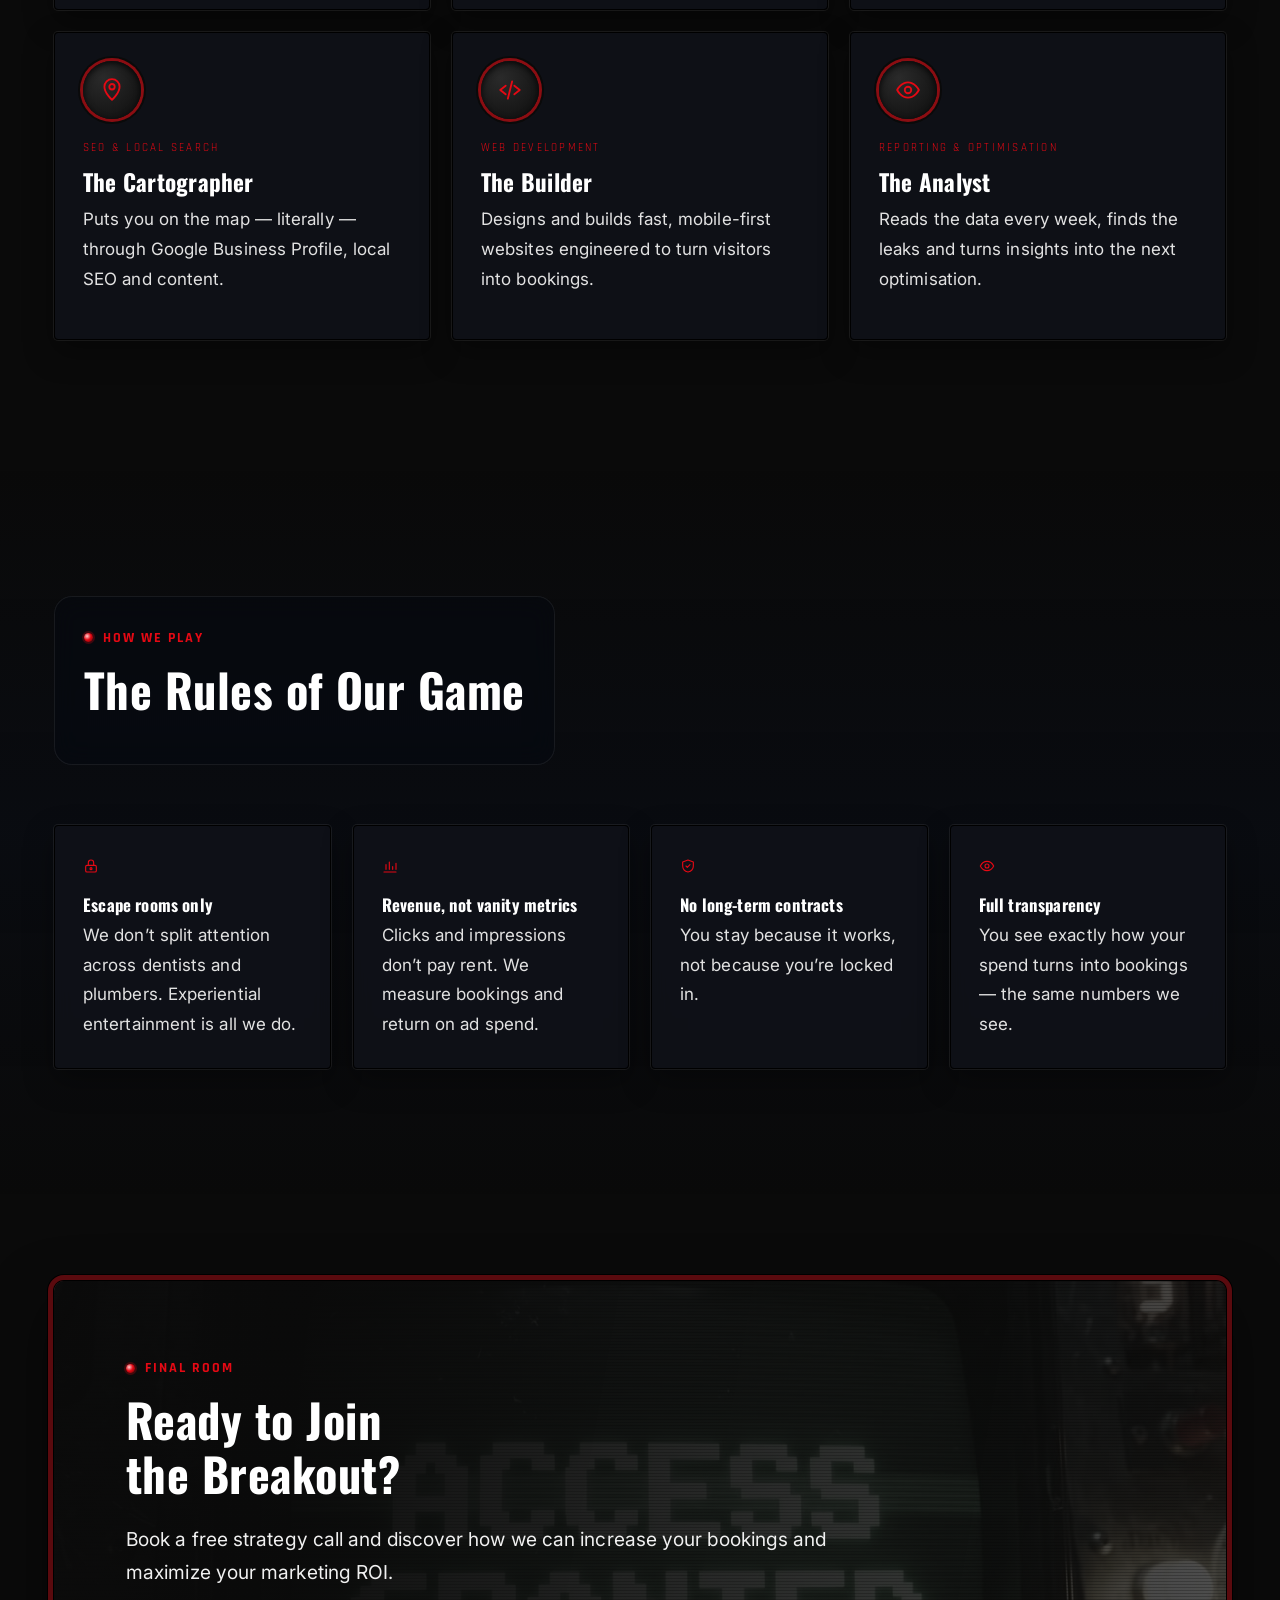
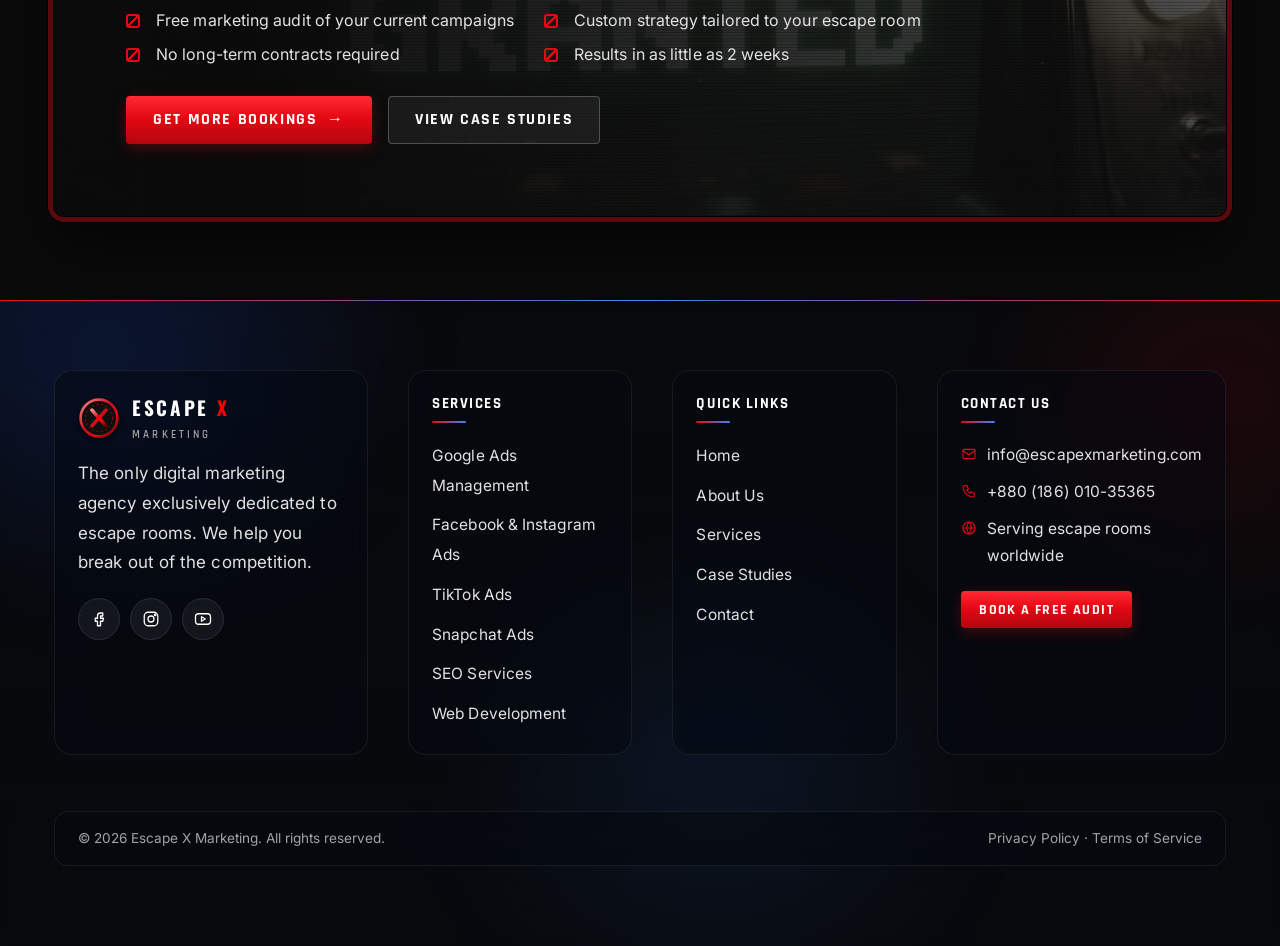
<file: about.html>
<!doctype html>
<html lang="en" class="no-js">
<head>
<meta charset="utf-8">
<meta name="robots" content="noindex, nofollow">
<meta name="viewport" content="width=device-width, initial-scale=1, viewport-fit=cover">
<title>About Us | Escape X Marketing</title>
<meta name="description" content="The #1 marketing agency built for escape rooms — founded by escape room enthusiasts, serving 37+ venues across the USA, UK, Canada and Australia.">
<meta name="theme-color" content="#0a0a0a">
<meta property="og:title" content="About Us | Escape X Marketing">
<meta property="og:description" content="The #1 marketing agency built for escape rooms — founded by escape room enthusiasts, serving 37+ venues across the USA, UK, Canada and Australia.">
<meta property="og:type" content="website">
<link rel="icon" href="data:image/svg+xml,<svg viewBox='0 0 48 48' aria-hidden='true'><defs><linearGradient id='lgB' x1='0' y1='0' x2='1' y2='1'><stop offset='0' stop-color='%23ff8a8a'/><stop offset='.45' stop-color='%23c1121c'/><stop offset='.7' stop-color='%23e50914'/><stop offset='1' stop-color='%235a0000'/></linearGradient></defs><circle cx='24' cy='24' r='21' fill='%230f0f0f' stroke='url(%23lgB)' stroke-width='3'/><circle cx='24' cy='24' r='15.5' fill='none' stroke='%23e50914' stroke-width='1' stroke-dasharray='2 3' opacity='.8'/><path d='M16 15 32 33M32 15 16 33' stroke='url(%23lgB)' stroke-width='4.2' stroke-linecap='round'/><circle cx='24' cy='24' r='3.4' fill='%23e50914'/></svg>">
<link rel="preconnect" href="https://fonts.googleapis.com">
<link rel="preconnect" href="https://fonts.gstatic.com" crossorigin>
<link href="https://fonts.googleapis.com/css2?family=Oswald:wght@500;600;700&family=Rajdhani:wght@500;600;700&family=Inter:wght@400;500;600;700&family=IBM+Plex+Mono:wght@400;500&family=VT323&display=swap" rel="stylesheet">
<link rel="stylesheet" href="assets/css/site.css">
<link rel="stylesheet" href="assets/css/scroll-world.css">
</head>
<body>
<a class="skip" href="#main">Skip to content</a>
<header class="site-header">
  <div class="container">
    <a class="brand" href="index.html" aria-label="Escape X Marketing home"><svg viewBox="0 0 48 48" aria-hidden="true"><defs><linearGradient id="lgB" x1="0" y1="0" x2="1" y2="1"><stop offset="0" stop-color="#ff8a8a"/><stop offset=".45" stop-color="#c1121c"/><stop offset=".7" stop-color="#e50914"/><stop offset="1" stop-color="#5a0000"/></linearGradient></defs><circle cx="24" cy="24" r="21" fill="#0f0f0f" stroke="url(#lgB)" stroke-width="3"/><circle cx="24" cy="24" r="15.5" fill="none" stroke="#e50914" stroke-width="1" stroke-dasharray="2 3" opacity=".8"/><path d="M16 15 32 33M32 15 16 33" stroke="url(#lgB)" stroke-width="4.2" stroke-linecap="round"/><circle cx="24" cy="24" r="3.4" fill="#e50914"/></svg><span><span class="brand-word">ESCAPE <b class="brass-text">X</b></span><span class="brand-sub">MARKETING</span></span></a>
    <button class="burger" type="button" aria-label="Open menu" aria-expanded="false" aria-controls="site-nav"><span></span><span></span><span></span></button>
    <nav class="nav" id="site-nav" aria-label="Main">
      <a href="index.html">Home</a><a href="about.html" aria-current="page">About</a><div class="dd"><a class="dd-link" href="services.html">Services</a><button type="button" class="dd-toggle" aria-expanded="false" aria-controls="svc-menu" aria-label="Show services list"><svg class="" viewBox="0 0 24 24" fill="none" stroke="currentColor" stroke-width="1.7" stroke-linecap="round" stroke-linejoin="round" aria-hidden="true"><path d="m6 9 6 6 6-6"/></svg></button><div class="dd-menu" id="svc-menu"><a href="services/google-ads.html"><span class="dd-ico"><svg class="" viewBox="0 0 24 24" fill="none" stroke="currentColor" stroke-width="1.7" stroke-linecap="round" stroke-linejoin="round" aria-hidden="true"><circle cx="11" cy="11" r="7"/><path d="m20 20-3.5-3.5"/></svg></span><span class="dd-txt"><b>Google Ads Management</b><small>4.2x Avg. ROAS</small></span></a><a href="services/facebook-instagram-ads.html"><span class="dd-ico"><svg class="" viewBox="0 0 24 24" fill="none" stroke="currentColor" stroke-width="1.7" stroke-linecap="round" stroke-linejoin="round" aria-hidden="true"><circle cx="12" cy="12" r="9"/><circle cx="12" cy="12" r="5"/><circle cx="12" cy="12" r="1.5"/></svg></span><span class="dd-txt"><b>Facebook &amp; Instagram Ads</b><small>32% Lower CPA</small></span></a><a href="services/tiktok-ads.html"><span class="dd-ico"><svg class="" viewBox="0 0 24 24" fill="none" stroke="currentColor" stroke-width="1.7" stroke-linecap="round" stroke-linejoin="round" aria-hidden="true"><rect x="3" y="4" width="18" height="16" rx="3"/><path d="m10 9 5 3-5 3z"/></svg></span><span class="dd-txt"><b>TikTok Ads</b><small>2.8M+ Views</small></span></a><a href="services/snapchat-ads.html"><span class="dd-ico"><svg class="" viewBox="0 0 24 24" fill="none" stroke="currentColor" stroke-width="1.7" stroke-linecap="round" stroke-linejoin="round" aria-hidden="true"><circle cx="12" cy="12" r="4"/><path d="M4 8V6a2 2 0 0 1 2-2h2M16 4h2a2 2 0 0 1 2 2v2M20 16v2a2 2 0 0 1-2 2h-2M8 20H6a2 2 0 0 1-2-2v-2"/></svg></span><span class="dd-txt"><b>Snapchat Ads</b><small>45% CTR Increase</small></span></a><a href="services/seo-services.html"><span class="dd-ico"><svg class="" viewBox="0 0 24 24" fill="none" stroke="currentColor" stroke-width="1.7" stroke-linecap="round" stroke-linejoin="round" aria-hidden="true"><path d="M12 21s-7-6.2-7-12a7 7 0 0 1 14 0c0 5.8-7 12-7 12z"/><circle cx="12" cy="9" r="2.5"/></svg></span><span class="dd-txt"><b>SEO Services</b><small>187% Traffic Growth</small></span></a><a href="services/web-development.html"><span class="dd-ico"><svg class="" viewBox="0 0 24 24" fill="none" stroke="currentColor" stroke-width="1.7" stroke-linecap="round" stroke-linejoin="round" aria-hidden="true"><path d="m8 8-5 4 5 4M16 8l5 4-5 4M14 4l-4 16"/></svg></span><span class="dd-txt"><b>Web Development</b><small>68% Conv. Rate Boost</small></span></a></div></div><a href="case-studies.html">Case Studies</a><a href="contact.html">Contact</a>
      <a class="btn mobile-cta" href="contact.html">Get More Bookings <span class="arrow">→</span></a>
    </nav>
    <a class="btn btn-sm header-cta" href="contact.html">Get More Bookings</a>
  </div>
</header>
<main id="main">
<section class="page-hero">
  <div class="container">
    <nav class="crumbs" aria-label="Breadcrumb"><a href="index.html">Home</a><span aria-hidden="true">/</span><span>About</span></nav>
    <span class="eyebrow">About Us</span>
    <h1>The #1 Marketing Agency Built for <span class="brass-text">Escape Rooms</span></h1>
    <p class="lead">We know escape rooms because we’ve been in your shoes. Now we help owners like you fill every room, every day.</p>
    
  </div>
</section><section class="section"><div class="container split">
  <div class="reveal">
    <span class="eyebrow">Our Story</span>
    <h2>Born from the Escape Room Industry</h2>
    <p>Escape X Marketing was founded by escape room enthusiasts who understood a fundamental truth: generic marketing agencies don’t get our industry.</p>
    <p>After years of watching escape room owners struggle with agencies that didn’t understand the unique challenges of experiential entertainment, we decided to build something different.</p>
    <p>Today, we’ve helped over 37+ escape rooms across the USA, UK, Canada and Australia to increase their bookings, improve their ROI, and build sustainable marketing systems that work.</p>
    <div class="pills" style="margin-top:22px"><span class="pill">USA</span><span class="pill">United Kingdom</span><span class="pill">Canada</span><span class="pill">Australia</span></div>
  </div>
  <div class="brass-frame reveal reveal-d1 scan"><img src="assets/img/hero-mid.jpg" alt="Brass vault door with neon cyan lighting" loading="lazy"></div>
</div></section>
<section class="section-tight bg-vault"><div class="container"><div class="stats"><div class="panel rivets stat reveal reveal-d0"><div class="num"><span data-count="37" data-decimals="0" data-prefix="" data-suffix="+">37+</span></div><div class="lbl">Escape Rooms Served</div></div><div class="panel rivets stat reveal reveal-d1"><div class="num cyan"><span data-count="3" data-decimals="0" data-prefix="" data-suffix="+">3+</span></div><div class="lbl">Years Experience</div></div><div class="panel rivets stat reveal reveal-d2"><div class="num"><span data-count="2.5" data-decimals="1" data-prefix="$" data-suffix="M+">$2.5M+</span></div><div class="lbl">Ad Spend Managed</div></div><div class="panel rivets stat reveal reveal-d3"><div class="num cyan"><span data-count="4.33" data-decimals="2" data-prefix="" data-suffix="x">4.33x</span></div><div class="lbl">Average ROAS</div></div></div></div></section>
<section class="section"><div class="container split">
  <div class="terminal reveal"><div class="bar"><i></i><i></i><i></i></div><pre><span class="c">&gt; mission.load()</span>
<span class="k">OBJECTIVE</span>   Fill every room, every day.
<span class="k">METHOD</span>      ROI-driven performance marketing
            built exclusively for escape rooms.
<span class="k">MEASURE</span>     Bookings &amp; return on ad spend.
<span class="k">STATUS</span>      <span class="y">ACTIVE — 37+ venues</span></pre></div>
  <div class="reveal reveal-d1">
    <span class="eyebrow">Our Mission</span>
    <h2>Help Every Owner <span class="brass-text">Break Out</span></h2>
    <p class="lead">Our mission is simple: help escape room owners fill every room, every day — with marketing systems that are measurable, sustainable and built for how players actually find and book experiences.</p>
  </div>
</div></section>
<hr class="divider">
<section class="section" id="team"><div class="container">
  <div class="section-head center reveal"><span class="eyebrow">The Team</span><h2>The Masterminds Behind <span class="brass-text">the Escapes</span></h2><p class="lead">Every great room has a team of designers behind the puzzles. Ours is built around the disciplines it takes to fill yours.</p></div>
  <div class="grid g3"><div class="panel rivets panel-glow svc-card reveal reveal-d0">
  <span class="ico"><svg class="" viewBox="0 0 24 24" fill="none" stroke="currentColor" stroke-width="1.7" stroke-linecap="round" stroke-linejoin="round" aria-hidden="true"><circle cx="12" cy="12" r="9"/><path d="m15.5 8.5-2 5-5 2 2-5z"/></svg></span><span class="mono" style="font-size:.7rem;letter-spacing:.2em;color:var(--cyan);text-transform:uppercase">Paid Media Strategy</span>
  <h3 style="margin-top:8px">The Strategist</h3><p>Maps every campaign to a booking goal — which rooms, which days, which audiences — and owns your growth plan.</p></div><div class="panel rivets panel-glow svc-card reveal reveal-d1">
  <span class="ico"><svg class="" viewBox="0 0 24 24" fill="none" stroke="currentColor" stroke-width="1.7" stroke-linecap="round" stroke-linejoin="round" aria-hidden="true"><circle cx="12" cy="12" r="3"/><path d="M12 2v3M12 19v3M4.2 4.2l2.1 2.1M17.7 17.7l2.1 2.1M2 12h3M19 12h3M4.2 19.8l2.1-2.1M17.7 6.3l2.1-2.1"/></svg></span><span class="mono" style="font-size:.7rem;letter-spacing:.2em;color:var(--cyan);text-transform:uppercase">Conversion Tracking &amp; Analytics</span>
  <h3 style="margin-top:8px">The Tracker</h3><p>Wires Google Ads, Meta and TikTok into your booking platform so every dollar is tied to revenue.</p></div><div class="panel rivets panel-glow svc-card reveal reveal-d2">
  <span class="ico"><svg class="" viewBox="0 0 24 24" fill="none" stroke="currentColor" stroke-width="1.7" stroke-linecap="round" stroke-linejoin="round" aria-hidden="true"><rect x="3" y="3" width="18" height="18" rx="2"/><path d="M7 3v18M17 3v18M3 8h4M3 16h4M17 8h4M17 16h4"/></svg></span><span class="mono" style="font-size:.7rem;letter-spacing:.2em;color:var(--cyan);text-transform:uppercase">Creative &amp; Video</span>
  <h3 style="margin-top:8px">The Storyteller</h3><p>Scripts and produces the scroll-stopping video, hooks and ad concepts that make people want in.</p></div><div class="panel rivets panel-glow svc-card reveal reveal-d0">
  <span class="ico"><svg class="" viewBox="0 0 24 24" fill="none" stroke="currentColor" stroke-width="1.7" stroke-linecap="round" stroke-linejoin="round" aria-hidden="true"><path d="M12 21s-7-6.2-7-12a7 7 0 0 1 14 0c0 5.8-7 12-7 12z"/><circle cx="12" cy="9" r="2.5"/></svg></span><span class="mono" style="font-size:.7rem;letter-spacing:.2em;color:var(--cyan);text-transform:uppercase">SEO &amp; Local Search</span>
  <h3 style="margin-top:8px">The Cartographer</h3><p>Puts you on the map — literally — through Google Business Profile, local SEO and content.</p></div><div class="panel rivets panel-glow svc-card reveal reveal-d1">
  <span class="ico"><svg class="" viewBox="0 0 24 24" fill="none" stroke="currentColor" stroke-width="1.7" stroke-linecap="round" stroke-linejoin="round" aria-hidden="true"><path d="m8 8-5 4 5 4M16 8l5 4-5 4M14 4l-4 16"/></svg></span><span class="mono" style="font-size:.7rem;letter-spacing:.2em;color:var(--cyan);text-transform:uppercase">Web Development</span>
  <h3 style="margin-top:8px">The Builder</h3><p>Designs and builds fast, mobile-first websites engineered to turn visitors into bookings.</p></div><div class="panel rivets panel-glow svc-card reveal reveal-d2">
  <span class="ico"><svg class="" viewBox="0 0 24 24" fill="none" stroke="currentColor" stroke-width="1.7" stroke-linecap="round" stroke-linejoin="round" aria-hidden="true"><path d="M2 12s3.5-7 10-7 10 7 10 7-3.5 7-10 7S2 12 2 12z"/><circle cx="12" cy="12" r="3"/></svg></span><span class="mono" style="font-size:.7rem;letter-spacing:.2em;color:var(--cyan);text-transform:uppercase">Reporting &amp; Optimisation</span>
  <h3 style="margin-top:8px">The Analyst</h3><p>Reads the data every week, finds the leaks and turns insights into the next optimisation.</p></div></div>
</div></section>
<section class="section bg-vault"><div class="container">
  <div class="section-head reveal"><span class="eyebrow">How we play</span><h2>The Rules of Our Game</h2></div>
  <div class="grid g4"><div class="panel reveal reveal-d0"><span class="ico" style="color:var(--cyan)"><svg class="keyhole" viewBox="0 0 24 24" fill="none" stroke="currentColor" stroke-width="1.7" stroke-linecap="round" stroke-linejoin="round" aria-hidden="true"><rect x="4" y="11" width="16" height="10" rx="2"/><path d="M8 11V7a4 4 0 0 1 8 0v4"/><circle cx="12" cy="16" r="1.5"/></svg></span><h4 style="margin:12px 0 6px">Escape rooms only</h4><p style="margin:0">We don’t split attention across dentists and plumbers. Experiential entertainment is all we do.</p></div><div class="panel reveal reveal-d1"><span class="ico" style="color:var(--cyan)"><svg class="keyhole" viewBox="0 0 24 24" fill="none" stroke="currentColor" stroke-width="1.7" stroke-linecap="round" stroke-linejoin="round" aria-hidden="true"><path d="M3 21h18M6 17V10M11 17V6M16 17v-4M21 17V8"/></svg></span><h4 style="margin:12px 0 6px">Revenue, not vanity metrics</h4><p style="margin:0">Clicks and impressions don’t pay rent. We measure bookings and return on ad spend.</p></div><div class="panel reveal reveal-d2"><span class="ico" style="color:var(--cyan)"><svg class="keyhole" viewBox="0 0 24 24" fill="none" stroke="currentColor" stroke-width="1.7" stroke-linecap="round" stroke-linejoin="round" aria-hidden="true"><path d="M12 3 4 6v6c0 5 3.5 8 8 9 4.5-1 8-4 8-9V6z"/><path d="m9 12 2 2 4-4"/></svg></span><h4 style="margin:12px 0 6px">No long-term contracts</h4><p style="margin:0">You stay because it works, not because you’re locked in.</p></div><div class="panel reveal reveal-d3"><span class="ico" style="color:var(--cyan)"><svg class="keyhole" viewBox="0 0 24 24" fill="none" stroke="currentColor" stroke-width="1.7" stroke-linecap="round" stroke-linejoin="round" aria-hidden="true"><path d="M2 12s3.5-7 10-7 10 7 10 7-3.5 7-10 7S2 12 2 12z"/><circle cx="12" cy="12" r="3"/></svg></span><h4 style="margin:12px 0 6px">Full transparency</h4><p style="margin:0">You see exactly how your spend turns into bookings — the same numbers we see.</p></div></div>
</div></section>
<section class="section-tight"><div class="container">
  <div class="cta-band reveal">
    <div class="bg"><img src="assets/img/cta-end.jpg" alt="" loading="lazy"></div>
    <span class="eyebrow">Final room</span>
    <h2>Ready to Join the Breakout?</h2>
    <p class="lead">Book a free strategy call and discover how we can increase your bookings and maximize your marketing ROI.</p>
    <ul class="checks">
      <li>Free marketing audit of your current campaigns</li><li>Custom strategy tailored to your escape room</li>
      <li>No long-term contracts required</li><li>Results in as little as 2 weeks</li>
    </ul>
    <div class="btn-row"><a class="btn" href="contact.html">Get More Bookings <span class="arrow">→</span></a><a class="btn btn-ghost" href="case-studies.html">View Case Studies</a></div>
  </div>
</div></section>
</main>
<footer class="site-footer">
  <div class="container">
    <div class="foot-grid">
      <div>
        <a class="brand" href="index.html" aria-label="Escape X Marketing home"><svg viewBox="0 0 48 48" aria-hidden="true"><defs><linearGradient id="lgB" x1="0" y1="0" x2="1" y2="1"><stop offset="0" stop-color="#ff8a8a"/><stop offset=".45" stop-color="#c1121c"/><stop offset=".7" stop-color="#e50914"/><stop offset="1" stop-color="#5a0000"/></linearGradient></defs><circle cx="24" cy="24" r="21" fill="#0f0f0f" stroke="url(#lgB)" stroke-width="3"/><circle cx="24" cy="24" r="15.5" fill="none" stroke="#e50914" stroke-width="1" stroke-dasharray="2 3" opacity=".8"/><path d="M16 15 32 33M32 15 16 33" stroke="url(#lgB)" stroke-width="4.2" stroke-linecap="round"/><circle cx="24" cy="24" r="3.4" fill="#e50914"/></svg><span><span class="brand-word">ESCAPE <b class="brass-text">X</b></span><span class="brand-sub">MARKETING</span></span></a>
        <p style="margin-top:18px;max-width:34ch">The only digital marketing agency exclusively dedicated to escape rooms. We help you break out of the competition.</p>
        <div class="socials">
          <a href="https://www.facebook.com/escapexmarketing/" target="_blank" rel="noopener" aria-label="Facebook"><svg class="" viewBox="0 0 24 24" fill="none" stroke="currentColor" stroke-width="1.7" stroke-linecap="round" stroke-linejoin="round" aria-hidden="true"><path d="M14 8h3V4h-3a4 4 0 0 0-4 4v3H7v4h3v6h4v-6h3l1-4h-4V8a0 0 0 0 1 0 0z"/></svg></a>
          <a href="https://www.instagram.com/escapexmarketing/" target="_blank" rel="noopener" aria-label="Instagram"><svg class="" viewBox="0 0 24 24" fill="none" stroke="currentColor" stroke-width="1.7" stroke-linecap="round" stroke-linejoin="round" aria-hidden="true"><rect x="3" y="3" width="18" height="18" rx="5"/><circle cx="12" cy="12" r="4"/><circle cx="17.5" cy="6.5" r="1"/></svg></a>
          <a href="https://www.youtube.com/@EscapeXMarketing" target="_blank" rel="noopener" aria-label="YouTube"><svg class="" viewBox="0 0 24 24" fill="none" stroke="currentColor" stroke-width="1.7" stroke-linecap="round" stroke-linejoin="round" aria-hidden="true"><rect x="2" y="5" width="20" height="14" rx="4"/><path d="m10 9 5 3-5 3z"/></svg></a>
        </div>
      </div>
      <div><h4>Services</h4><ul><li><a href="services/google-ads.html">Google Ads Management</a></li><li><a href="services/facebook-instagram-ads.html">Facebook &amp; Instagram Ads</a></li><li><a href="services/tiktok-ads.html">TikTok Ads</a></li><li><a href="services/snapchat-ads.html">Snapchat Ads</a></li><li><a href="services/seo-services.html">SEO Services</a></li><li><a href="services/web-development.html">Web Development</a></li></ul></div>
      <div><h4>Quick Links</h4><ul>
        <li><a href="index.html">Home</a></li><li><a href="about.html">About Us</a></li>
        <li><a href="services.html">Services</a></li><li><a href="case-studies.html">Case Studies</a></li>
        <li><a href="contact.html">Contact</a></li></ul></div>
      <div><h4>Contact Us</h4><ul class="foot-contact">
        <li><svg class="" viewBox="0 0 24 24" fill="none" stroke="currentColor" stroke-width="1.7" stroke-linecap="round" stroke-linejoin="round" aria-hidden="true"><rect x="3" y="5" width="18" height="14" rx="2"/><path d="m3 7 9 6 9-6"/></svg><a href="mailto:info@escapexmarketing.com">info@escapexmarketing.com</a></li>
        <li><svg class="" viewBox="0 0 24 24" fill="none" stroke="currentColor" stroke-width="1.7" stroke-linecap="round" stroke-linejoin="round" aria-hidden="true"><path d="M5 4h4l2 5-2.5 1.5a11 11 0 0 0 5 5L15 13l5 2v4a2 2 0 0 1-2 2A16 16 0 0 1 3 6a2 2 0 0 1 2-2"/></svg><a href="tel:+8801860103565">+880 (186) 010-35365</a></li>
        <li><svg class="" viewBox="0 0 24 24" fill="none" stroke="currentColor" stroke-width="1.7" stroke-linecap="round" stroke-linejoin="round" aria-hidden="true"><circle cx="12" cy="12" r="9"/><path d="M3 12h18M12 3a14 14 0 0 1 0 18M12 3a14 14 0 0 0 0 18"/></svg><span>Serving escape rooms worldwide</span></li></ul>
        <a class="btn btn-sm" style="margin-top:22px" href="contact.html">Book a Free Audit</a>
      </div>
    </div>
    <div class="foot-bottom">
      <span>© <span data-year>2026</span> Escape X Marketing. All rights reserved.</span>
      <span><a href="https://escapexmarketing.com/privacy-policy/" target="_blank" rel="noopener">Privacy Policy</a> · <a href="https://escapexmarketing.com/terms-&-conditions/" target="_blank" rel="noopener">Terms of Service</a></span>
    </div>
  </div>
</footer>
<script src="assets/js/site.js" defer></script>
<script src="assets/js/scroll-world.js"></script>
<script>mountScrollWorld({"sections": [{"label": "Our Story", "clip": "assets/video/pages/about-1.mp4", "clipMobile": "assets/video/pages/about-1-m.mp4", "still": "assets/img/pages/about-1.jpg", "anchor": null}], "timer": {"from": 3600}, "rail": false, "lite": false, "crossfade": 0.45});</script>
</body>
</html>
</file>
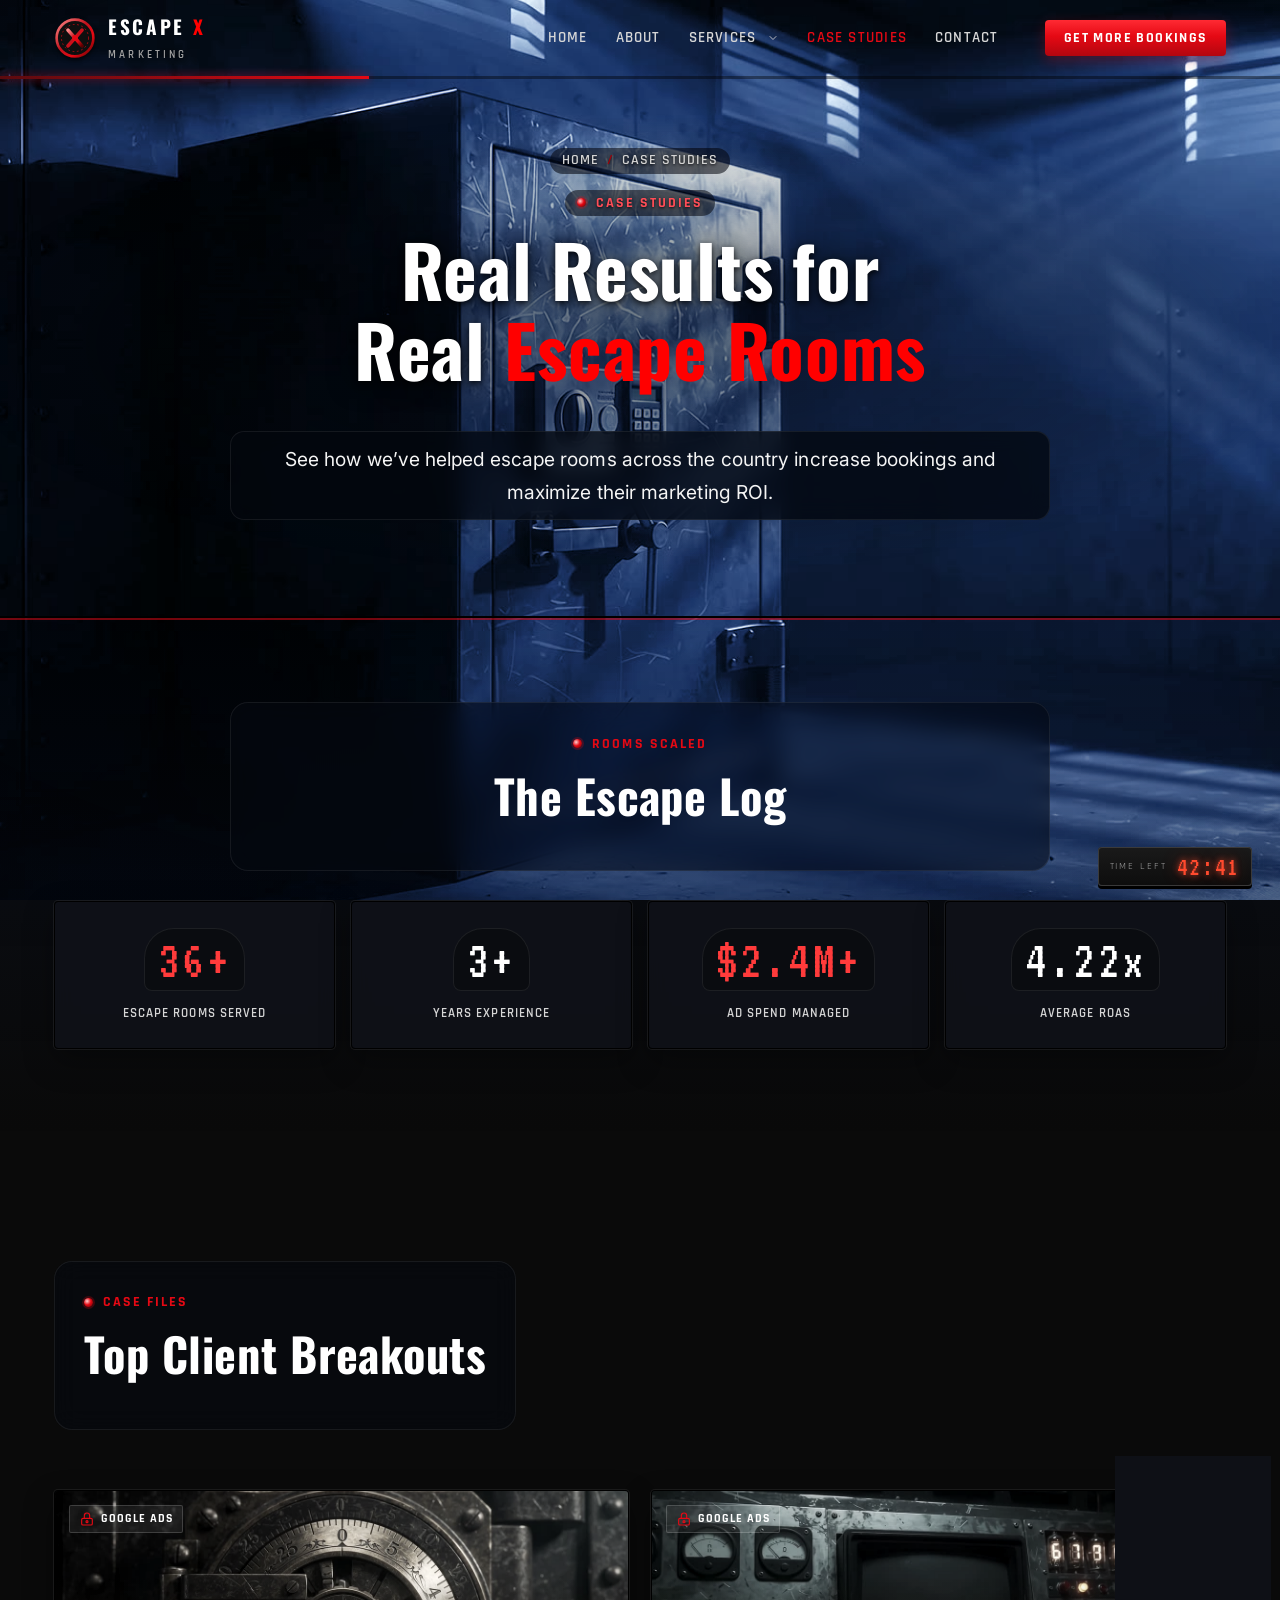
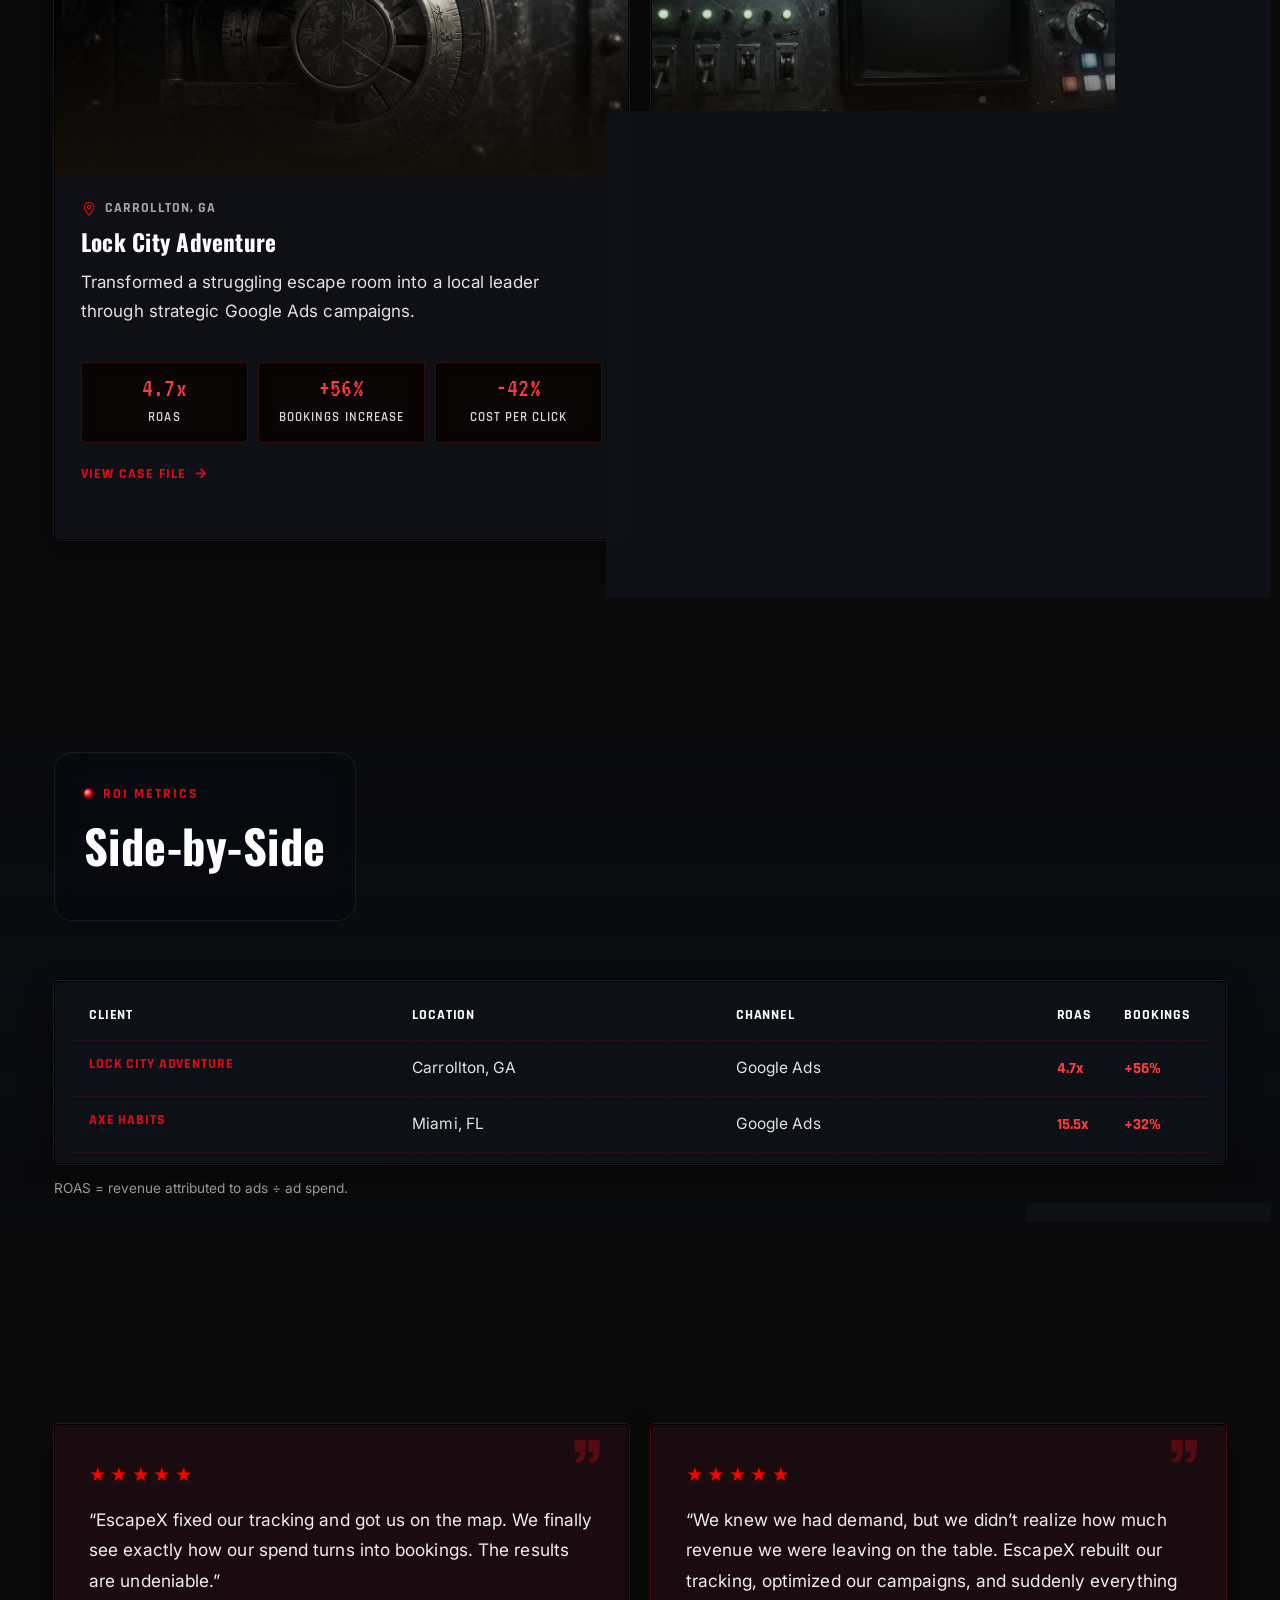
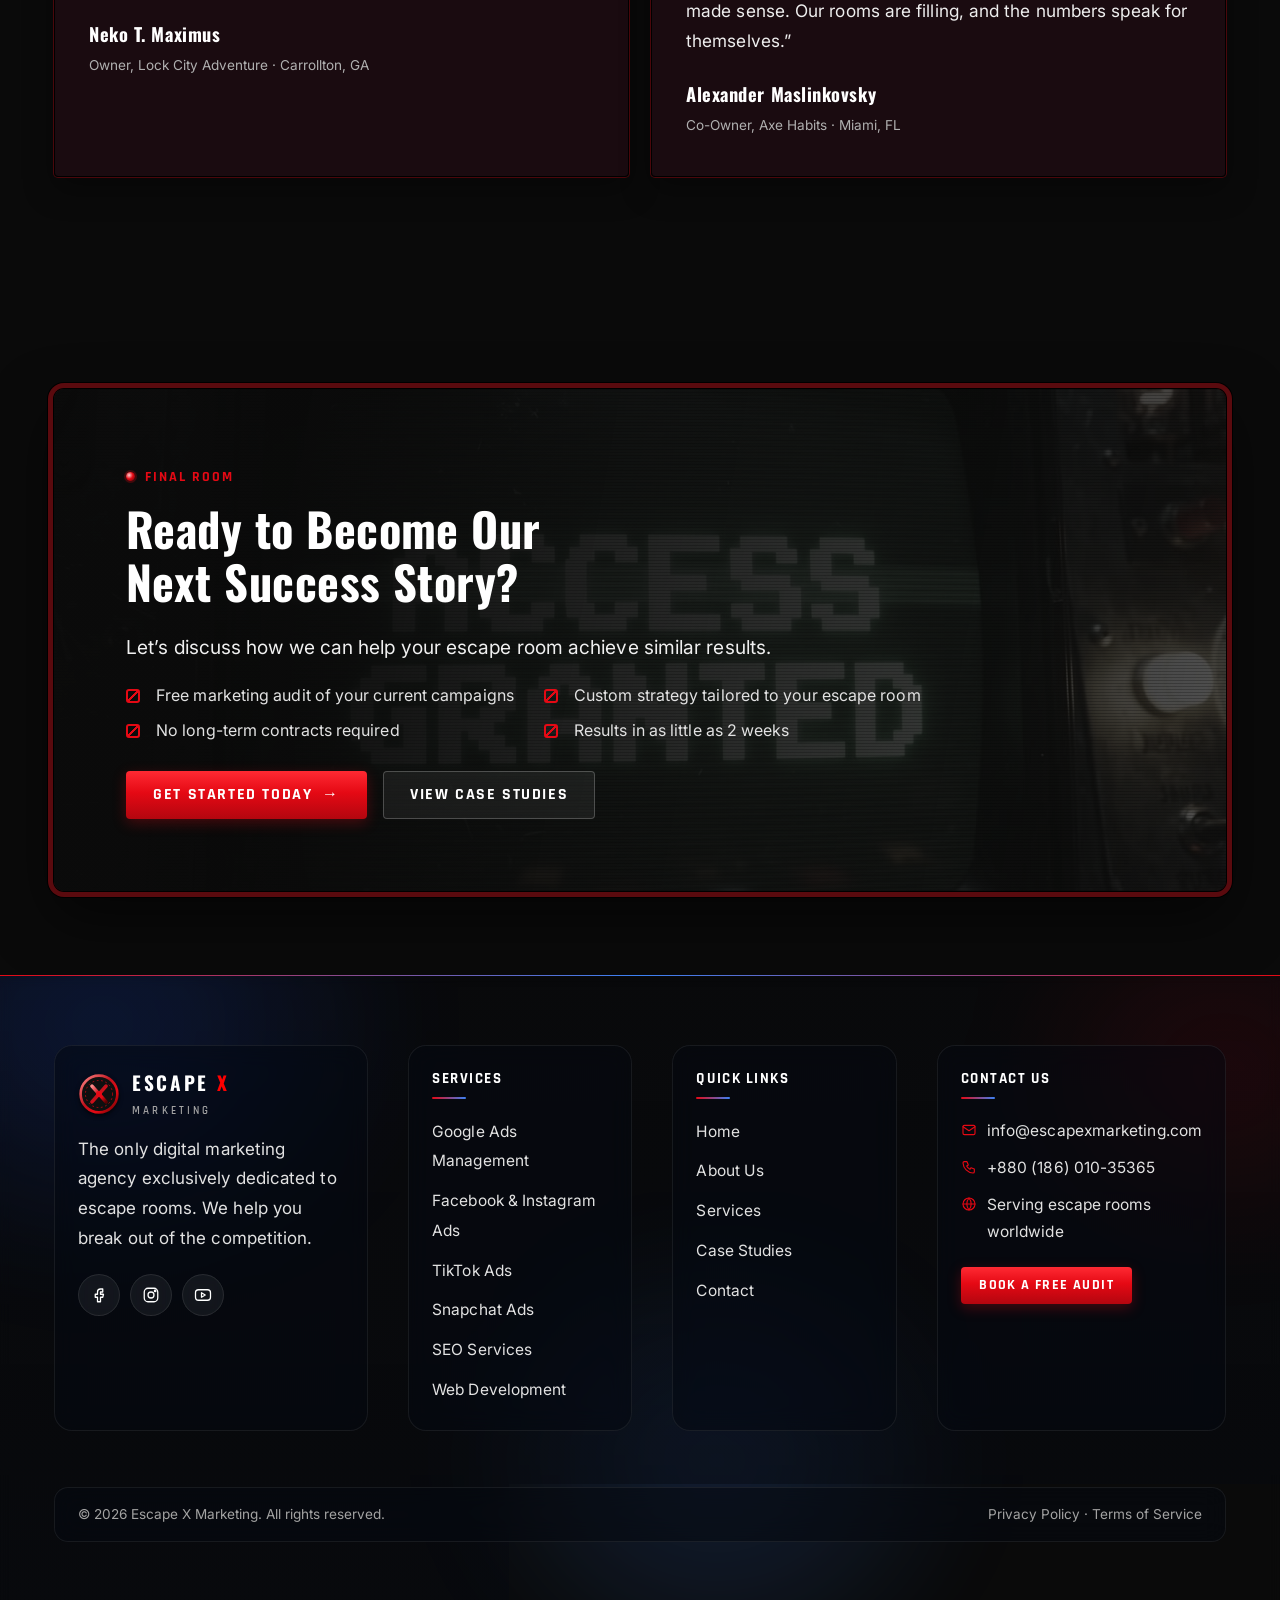
<file: case-studies.html>
<!doctype html>
<html lang="en" class="no-js">
<head>
<meta charset="utf-8">
<meta name="robots" content="noindex, nofollow">
<meta name="viewport" content="width=device-width, initial-scale=1, viewport-fit=cover">
<title>Case Studies | Escape X Marketing</title>
<meta name="description" content="Real results for real escape rooms: 4.7x and 15.5x ROAS case studies from Lock City Adventure and Axe Habits.">
<meta name="theme-color" content="#0a0a0a">
<meta property="og:title" content="Case Studies | Escape X Marketing">
<meta property="og:description" content="Real results for real escape rooms: 4.7x and 15.5x ROAS case studies from Lock City Adventure and Axe Habits.">
<meta property="og:type" content="website">
<link rel="icon" href="data:image/svg+xml,<svg viewBox='0 0 48 48' aria-hidden='true'><defs><linearGradient id='lgB' x1='0' y1='0' x2='1' y2='1'><stop offset='0' stop-color='%23ff8a8a'/><stop offset='.45' stop-color='%23c1121c'/><stop offset='.7' stop-color='%23e50914'/><stop offset='1' stop-color='%235a0000'/></linearGradient></defs><circle cx='24' cy='24' r='21' fill='%230f0f0f' stroke='url(%23lgB)' stroke-width='3'/><circle cx='24' cy='24' r='15.5' fill='none' stroke='%23e50914' stroke-width='1' stroke-dasharray='2 3' opacity='.8'/><path d='M16 15 32 33M32 15 16 33' stroke='url(%23lgB)' stroke-width='4.2' stroke-linecap='round'/><circle cx='24' cy='24' r='3.4' fill='%23e50914'/></svg>">
<link rel="preconnect" href="https://fonts.googleapis.com">
<link rel="preconnect" href="https://fonts.gstatic.com" crossorigin>
<link href="https://fonts.googleapis.com/css2?family=Oswald:wght@500;600;700&family=Rajdhani:wght@500;600;700&family=Inter:wght@400;500;600;700&family=IBM+Plex+Mono:wght@400;500&family=VT323&display=swap" rel="stylesheet">
<link rel="stylesheet" href="assets/css/site.css">
<link rel="stylesheet" href="assets/css/scroll-world.css">
</head>
<body>
<a class="skip" href="#main">Skip to content</a>
<header class="site-header">
  <div class="container">
    <a class="brand" href="index.html" aria-label="Escape X Marketing home"><svg viewBox="0 0 48 48" aria-hidden="true"><defs><linearGradient id="lgB" x1="0" y1="0" x2="1" y2="1"><stop offset="0" stop-color="#ff8a8a"/><stop offset=".45" stop-color="#c1121c"/><stop offset=".7" stop-color="#e50914"/><stop offset="1" stop-color="#5a0000"/></linearGradient></defs><circle cx="24" cy="24" r="21" fill="#0f0f0f" stroke="url(#lgB)" stroke-width="3"/><circle cx="24" cy="24" r="15.5" fill="none" stroke="#e50914" stroke-width="1" stroke-dasharray="2 3" opacity=".8"/><path d="M16 15 32 33M32 15 16 33" stroke="url(#lgB)" stroke-width="4.2" stroke-linecap="round"/><circle cx="24" cy="24" r="3.4" fill="#e50914"/></svg><span><span class="brand-word">ESCAPE <b class="brass-text">X</b></span><span class="brand-sub">MARKETING</span></span></a>
    <button class="burger" type="button" aria-label="Open menu" aria-expanded="false" aria-controls="site-nav"><span></span><span></span><span></span></button>
    <nav class="nav" id="site-nav" aria-label="Main">
      <a href="index.html">Home</a><a href="about.html">About</a><div class="dd"><a class="dd-link" href="services.html">Services</a><button type="button" class="dd-toggle" aria-expanded="false" aria-controls="svc-menu" aria-label="Show services list"><svg class="" viewBox="0 0 24 24" fill="none" stroke="currentColor" stroke-width="1.7" stroke-linecap="round" stroke-linejoin="round" aria-hidden="true"><path d="m6 9 6 6 6-6"/></svg></button><div class="dd-menu" id="svc-menu"><a href="services/google-ads.html"><span class="dd-ico"><svg class="" viewBox="0 0 24 24" fill="none" stroke="currentColor" stroke-width="1.7" stroke-linecap="round" stroke-linejoin="round" aria-hidden="true"><circle cx="11" cy="11" r="7"/><path d="m20 20-3.5-3.5"/></svg></span><span class="dd-txt"><b>Google Ads Management</b><small>4.2x Avg. ROAS</small></span></a><a href="services/facebook-instagram-ads.html"><span class="dd-ico"><svg class="" viewBox="0 0 24 24" fill="none" stroke="currentColor" stroke-width="1.7" stroke-linecap="round" stroke-linejoin="round" aria-hidden="true"><circle cx="12" cy="12" r="9"/><circle cx="12" cy="12" r="5"/><circle cx="12" cy="12" r="1.5"/></svg></span><span class="dd-txt"><b>Facebook &amp; Instagram Ads</b><small>32% Lower CPA</small></span></a><a href="services/tiktok-ads.html"><span class="dd-ico"><svg class="" viewBox="0 0 24 24" fill="none" stroke="currentColor" stroke-width="1.7" stroke-linecap="round" stroke-linejoin="round" aria-hidden="true"><rect x="3" y="4" width="18" height="16" rx="3"/><path d="m10 9 5 3-5 3z"/></svg></span><span class="dd-txt"><b>TikTok Ads</b><small>2.8M+ Views</small></span></a><a href="services/snapchat-ads.html"><span class="dd-ico"><svg class="" viewBox="0 0 24 24" fill="none" stroke="currentColor" stroke-width="1.7" stroke-linecap="round" stroke-linejoin="round" aria-hidden="true"><circle cx="12" cy="12" r="4"/><path d="M4 8V6a2 2 0 0 1 2-2h2M16 4h2a2 2 0 0 1 2 2v2M20 16v2a2 2 0 0 1-2 2h-2M8 20H6a2 2 0 0 1-2-2v-2"/></svg></span><span class="dd-txt"><b>Snapchat Ads</b><small>45% CTR Increase</small></span></a><a href="services/seo-services.html"><span class="dd-ico"><svg class="" viewBox="0 0 24 24" fill="none" stroke="currentColor" stroke-width="1.7" stroke-linecap="round" stroke-linejoin="round" aria-hidden="true"><path d="M12 21s-7-6.2-7-12a7 7 0 0 1 14 0c0 5.8-7 12-7 12z"/><circle cx="12" cy="9" r="2.5"/></svg></span><span class="dd-txt"><b>SEO Services</b><small>187% Traffic Growth</small></span></a><a href="services/web-development.html"><span class="dd-ico"><svg class="" viewBox="0 0 24 24" fill="none" stroke="currentColor" stroke-width="1.7" stroke-linecap="round" stroke-linejoin="round" aria-hidden="true"><path d="m8 8-5 4 5 4M16 8l5 4-5 4M14 4l-4 16"/></svg></span><span class="dd-txt"><b>Web Development</b><small>68% Conv. Rate Boost</small></span></a></div></div><a href="case-studies.html" aria-current="page">Case Studies</a><a href="contact.html">Contact</a>
      <a class="btn mobile-cta" href="contact.html">Get More Bookings <span class="arrow">→</span></a>
    </nav>
    <a class="btn btn-sm header-cta" href="contact.html">Get More Bookings</a>
  </div>
</header>
<main id="main">
<section class="page-hero">
  <div class="container">
    <nav class="crumbs" aria-label="Breadcrumb"><a href="index.html">Home</a><span aria-hidden="true">/</span><span>Case Studies</span></nav>
    <span class="eyebrow">Case Studies</span>
    <h1>Real Results for Real <span class="brass-text">Escape Rooms</span></h1>
    <p class="lead">See how we’ve helped escape rooms across the country increase bookings and maximize their marketing ROI.</p>
    
  </div>
</section><section class="section-tight bg-vault"><div class="container">
  <div class="section-head center reveal" style="margin-bottom:30px"><span class="eyebrow">Rooms scaled</span><h2>The Escape Log</h2></div>
  <div class="stats"><div class="panel rivets stat reveal reveal-d0"><div class="num"><span data-count="37" data-decimals="0" data-prefix="" data-suffix="+">37+</span></div><div class="lbl">Escape Rooms Served</div></div><div class="panel rivets stat reveal reveal-d1"><div class="num cyan"><span data-count="3" data-decimals="0" data-prefix="" data-suffix="+">3+</span></div><div class="lbl">Years Experience</div></div><div class="panel rivets stat reveal reveal-d2"><div class="num"><span data-count="2.5" data-decimals="1" data-prefix="$" data-suffix="M+">$2.5M+</span></div><div class="lbl">Ad Spend Managed</div></div><div class="panel rivets stat reveal reveal-d3"><div class="num cyan"><span data-count="4.33" data-decimals="2" data-prefix="" data-suffix="x">4.33x</span></div><div class="lbl">Average ROAS</div></div></div>
</div></section>
<section class="section"><div class="container">
  <div class="section-head reveal"><span class="eyebrow">Case files</span><h2>Top Client Breakouts</h2></div>
  <div class="grid g2"><a class="panel case-card panel-glow reveal reveal-d0" href="case-study-detail.html?case=lock-city">
  <div class="media"><span class="badge"><svg class="keyhole" viewBox="0 0 24 24" fill="none" stroke="currentColor" stroke-width="1.7" stroke-linecap="round" stroke-linejoin="round" aria-hidden="true"><rect x="4" y="11" width="16" height="10" rx="2"/><path d="M8 11V7a4 4 0 0 1 8 0v4"/><circle cx="12" cy="16" r="1.5"/></svg> Google Ads</span><img src="assets/img/results-mid.jpg" alt="" loading="lazy"></div>
  <div class="body">
    <span class="loc"><svg class="keyhole" viewBox="0 0 24 24" fill="none" stroke="currentColor" stroke-width="1.7" stroke-linecap="round" stroke-linejoin="round" aria-hidden="true"><path d="M12 21s-7-6.2-7-12a7 7 0 0 1 14 0c0 5.8-7 12-7 12z"/><circle cx="12" cy="9" r="2.5"/></svg> Carrollton, GA</span>
    <h3>Lock City Adventure</h3>
    <p>Transformed a struggling escape room into a local leader through strategic Google Ads campaigns.</p>
    <div class="kpis"><div><b>4.7x</b><span>ROAS</span></div><div><b>+56%</b><span>Bookings Increase</span></div><div><b>-42%</b><span>Cost Per Click</span></div></div>
    <span class="card-link">View case file <span aria-hidden="true">→</span></span>
  </div>
</a><a class="panel case-card panel-glow reveal reveal-d1" href="case-study-detail.html?case=axe-habits">
  <div class="media"><span class="badge"><svg class="keyhole" viewBox="0 0 24 24" fill="none" stroke="currentColor" stroke-width="1.7" stroke-linecap="round" stroke-linejoin="round" aria-hidden="true"><rect x="4" y="11" width="16" height="10" rx="2"/><path d="M8 11V7a4 4 0 0 1 8 0v4"/><circle cx="12" cy="16" r="1.5"/></svg> Google Ads</span><img src="assets/img/cta-mid.jpg" alt="" loading="lazy"></div>
  <div class="body">
    <span class="loc"><svg class="keyhole" viewBox="0 0 24 24" fill="none" stroke="currentColor" stroke-width="1.7" stroke-linecap="round" stroke-linejoin="round" aria-hidden="true"><path d="M12 21s-7-6.2-7-12a7 7 0 0 1 14 0c0 5.8-7 12-7 12z"/><circle cx="12" cy="9" r="2.5"/></svg> Miami, FL</span>
    <h3>Axe Habits</h3>
    <p>Turned Google Ads into a predictable revenue engine by implementing value-based tracking and scaling high-intent traffic.</p>
    <div class="kpis"><div><b>15.5x</b><span>ROAS</span></div><div><b>+32%</b><span>Bookings Increase</span></div><div><b>$0.59</b><span>Average CPC</span></div></div>
    <span class="card-link">View case file <span aria-hidden="true">→</span></span>
  </div>
</a></div>
</div></section>
<section class="section-tight bg-vault"><div class="container">
  <div class="section-head reveal"><span class="eyebrow">ROI metrics</span><h2>Side-by-Side</h2></div>
  <div class="panel reveal" style="padding:10px 18px;overflow-x:auto"><table class="spec"><thead><tr><th>Client</th><th>Location</th><th>Channel</th><th>ROAS</th><th>Bookings</th></tr></thead><tbody><tr><th><a class="cyan-text" href="case-study-detail.html?case=lock-city">Lock City Adventure</a></th><td>Carrollton, GA</td><td>Google Ads</td><td><b class='mono' style='color:var(--green)'>4.7x</b></td><td><b class='mono' style='color:var(--green)'>+56%</b></td></tr><tr><th><a class="cyan-text" href="case-study-detail.html?case=axe-habits">Axe Habits</a></th><td>Miami, FL</td><td>Google Ads</td><td><b class='mono' style='color:var(--green)'>15.5x</b></td><td><b class='mono' style='color:var(--green)'>+32%</b></td></tr></tbody></table></div>
  <p class="note" style="margin-top:14px">ROAS = revenue attributed to ads ÷ ad spend.</p>
</div></section>
<section class="section" id="voices"><div class="container"><div class="grid g2"><figure class="panel quote reveal reveal-d0" style="margin:0">
  <div class="stars" aria-label="5 out of 5 stars">★★★★★</div>
  <blockquote>“EscapeX fixed our tracking and got us on the map. We finally see exactly how our spend turns into bookings. The results are undeniable.”</blockquote>
  <figcaption><cite><b>Neko T. Maximus</b><span>Owner, Lock City Adventure · Carrollton, GA</span></cite></figcaption>
</figure><figure class="panel quote reveal reveal-d1" style="margin:0">
  <div class="stars" aria-label="5 out of 5 stars">★★★★★</div>
  <blockquote>“We knew we had demand, but we didn’t realize how much revenue we were leaving on the table. EscapeX rebuilt our tracking, optimized our campaigns, and suddenly everything made sense. Our rooms are filling, and the numbers speak for themselves.”</blockquote>
  <figcaption><cite><b>Alexander Maslinkovsky</b><span>Co-Owner, Axe Habits · Miami, FL</span></cite></figcaption>
</figure></div></div></section>
<section class="section-tight"><div class="container">
  <div class="cta-band reveal">
    <div class="bg"><img src="assets/img/cta-end.jpg" alt="" loading="lazy"></div>
    <span class="eyebrow">Final room</span>
    <h2>Ready to Become Our Next Success Story?</h2>
    <p class="lead">Let’s discuss how we can help your escape room achieve similar results.</p>
    <ul class="checks">
      <li>Free marketing audit of your current campaigns</li><li>Custom strategy tailored to your escape room</li>
      <li>No long-term contracts required</li><li>Results in as little as 2 weeks</li>
    </ul>
    <div class="btn-row"><a class="btn" href="contact.html">Get Started Today <span class="arrow">→</span></a><a class="btn btn-ghost" href="case-studies.html">View Case Studies</a></div>
  </div>
</div></section>
</main>
<footer class="site-footer">
  <div class="container">
    <div class="foot-grid">
      <div>
        <a class="brand" href="index.html" aria-label="Escape X Marketing home"><svg viewBox="0 0 48 48" aria-hidden="true"><defs><linearGradient id="lgB" x1="0" y1="0" x2="1" y2="1"><stop offset="0" stop-color="#ff8a8a"/><stop offset=".45" stop-color="#c1121c"/><stop offset=".7" stop-color="#e50914"/><stop offset="1" stop-color="#5a0000"/></linearGradient></defs><circle cx="24" cy="24" r="21" fill="#0f0f0f" stroke="url(#lgB)" stroke-width="3"/><circle cx="24" cy="24" r="15.5" fill="none" stroke="#e50914" stroke-width="1" stroke-dasharray="2 3" opacity=".8"/><path d="M16 15 32 33M32 15 16 33" stroke="url(#lgB)" stroke-width="4.2" stroke-linecap="round"/><circle cx="24" cy="24" r="3.4" fill="#e50914"/></svg><span><span class="brand-word">ESCAPE <b class="brass-text">X</b></span><span class="brand-sub">MARKETING</span></span></a>
        <p style="margin-top:18px;max-width:34ch">The only digital marketing agency exclusively dedicated to escape rooms. We help you break out of the competition.</p>
        <div class="socials">
          <a href="https://www.facebook.com/escapexmarketing/" target="_blank" rel="noopener" aria-label="Facebook"><svg class="" viewBox="0 0 24 24" fill="none" stroke="currentColor" stroke-width="1.7" stroke-linecap="round" stroke-linejoin="round" aria-hidden="true"><path d="M14 8h3V4h-3a4 4 0 0 0-4 4v3H7v4h3v6h4v-6h3l1-4h-4V8a0 0 0 0 1 0 0z"/></svg></a>
          <a href="https://www.instagram.com/escapexmarketing/" target="_blank" rel="noopener" aria-label="Instagram"><svg class="" viewBox="0 0 24 24" fill="none" stroke="currentColor" stroke-width="1.7" stroke-linecap="round" stroke-linejoin="round" aria-hidden="true"><rect x="3" y="3" width="18" height="18" rx="5"/><circle cx="12" cy="12" r="4"/><circle cx="17.5" cy="6.5" r="1"/></svg></a>
          <a href="https://www.youtube.com/@EscapeXMarketing" target="_blank" rel="noopener" aria-label="YouTube"><svg class="" viewBox="0 0 24 24" fill="none" stroke="currentColor" stroke-width="1.7" stroke-linecap="round" stroke-linejoin="round" aria-hidden="true"><rect x="2" y="5" width="20" height="14" rx="4"/><path d="m10 9 5 3-5 3z"/></svg></a>
        </div>
      </div>
      <div><h4>Services</h4><ul><li><a href="services/google-ads.html">Google Ads Management</a></li><li><a href="services/facebook-instagram-ads.html">Facebook &amp; Instagram Ads</a></li><li><a href="services/tiktok-ads.html">TikTok Ads</a></li><li><a href="services/snapchat-ads.html">Snapchat Ads</a></li><li><a href="services/seo-services.html">SEO Services</a></li><li><a href="services/web-development.html">Web Development</a></li></ul></div>
      <div><h4>Quick Links</h4><ul>
        <li><a href="index.html">Home</a></li><li><a href="about.html">About Us</a></li>
        <li><a href="services.html">Services</a></li><li><a href="case-studies.html">Case Studies</a></li>
        <li><a href="contact.html">Contact</a></li></ul></div>
      <div><h4>Contact Us</h4><ul class="foot-contact">
        <li><svg class="" viewBox="0 0 24 24" fill="none" stroke="currentColor" stroke-width="1.7" stroke-linecap="round" stroke-linejoin="round" aria-hidden="true"><rect x="3" y="5" width="18" height="14" rx="2"/><path d="m3 7 9 6 9-6"/></svg><a href="mailto:info@escapexmarketing.com">info@escapexmarketing.com</a></li>
        <li><svg class="" viewBox="0 0 24 24" fill="none" stroke="currentColor" stroke-width="1.7" stroke-linecap="round" stroke-linejoin="round" aria-hidden="true"><path d="M5 4h4l2 5-2.5 1.5a11 11 0 0 0 5 5L15 13l5 2v4a2 2 0 0 1-2 2A16 16 0 0 1 3 6a2 2 0 0 1 2-2"/></svg><a href="tel:+8801860103565">+880 (186) 010-35365</a></li>
        <li><svg class="" viewBox="0 0 24 24" fill="none" stroke="currentColor" stroke-width="1.7" stroke-linecap="round" stroke-linejoin="round" aria-hidden="true"><circle cx="12" cy="12" r="9"/><path d="M3 12h18M12 3a14 14 0 0 1 0 18M12 3a14 14 0 0 0 0 18"/></svg><span>Serving escape rooms worldwide</span></li></ul>
        <a class="btn btn-sm" style="margin-top:22px" href="contact.html">Book a Free Audit</a>
      </div>
    </div>
    <div class="foot-bottom">
      <span>© <span data-year>2026</span> Escape X Marketing. All rights reserved.</span>
      <span><a href="https://escapexmarketing.com/privacy-policy/" target="_blank" rel="noopener">Privacy Policy</a> · <a href="https://escapexmarketing.com/terms-&-conditions/" target="_blank" rel="noopener">Terms of Service</a></span>
    </div>
  </div>
</footer>
<script src="assets/js/site.js" defer></script>
<script src="assets/js/scroll-world.js"></script>
<script>mountScrollWorld({"sections": [{"label": "The Evidence Room", "clip": "assets/video/pages/case-studies-1.mp4", "clipMobile": "assets/video/pages/case-studies-1-m.mp4", "still": "assets/img/pages/case-studies-1.jpg", "anchor": null}], "timer": {"from": 3600}, "rail": false, "lite": false, "crossfade": 0.45});</script>
</body>
</html>
</file>
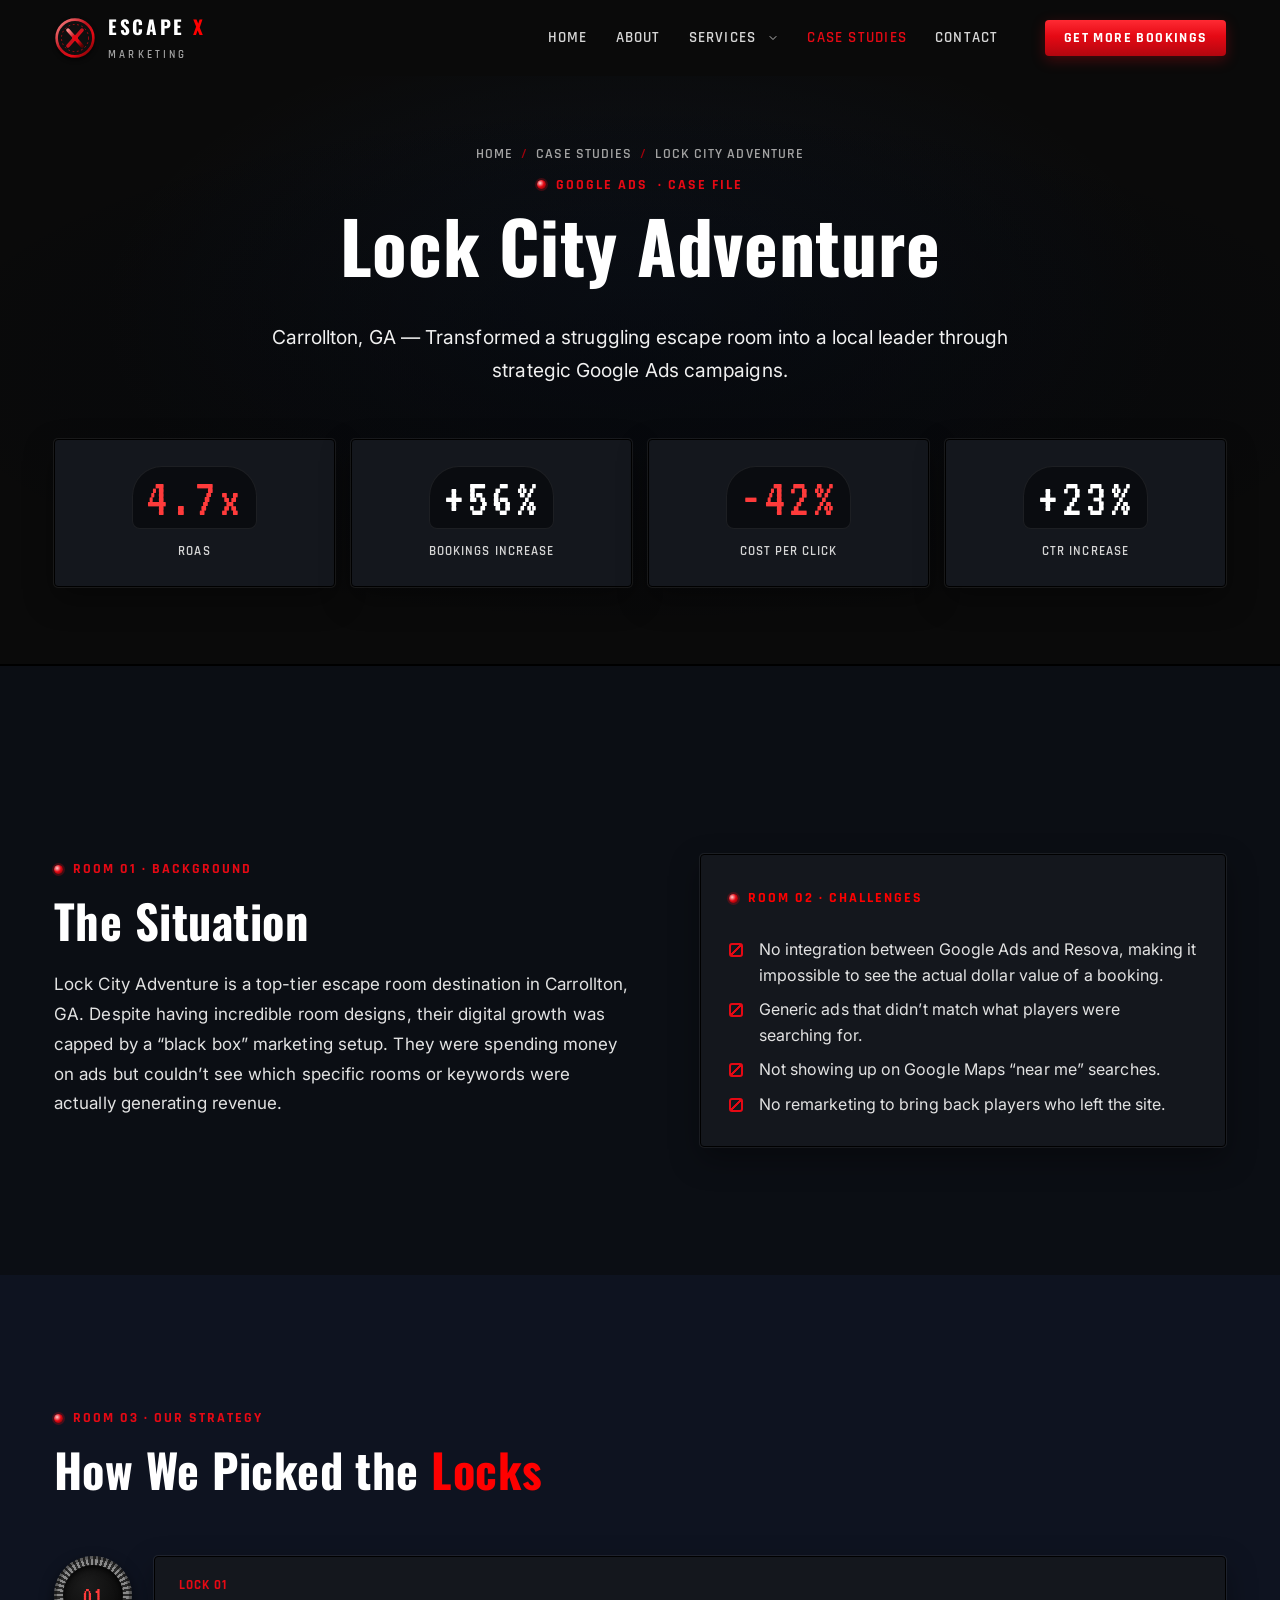
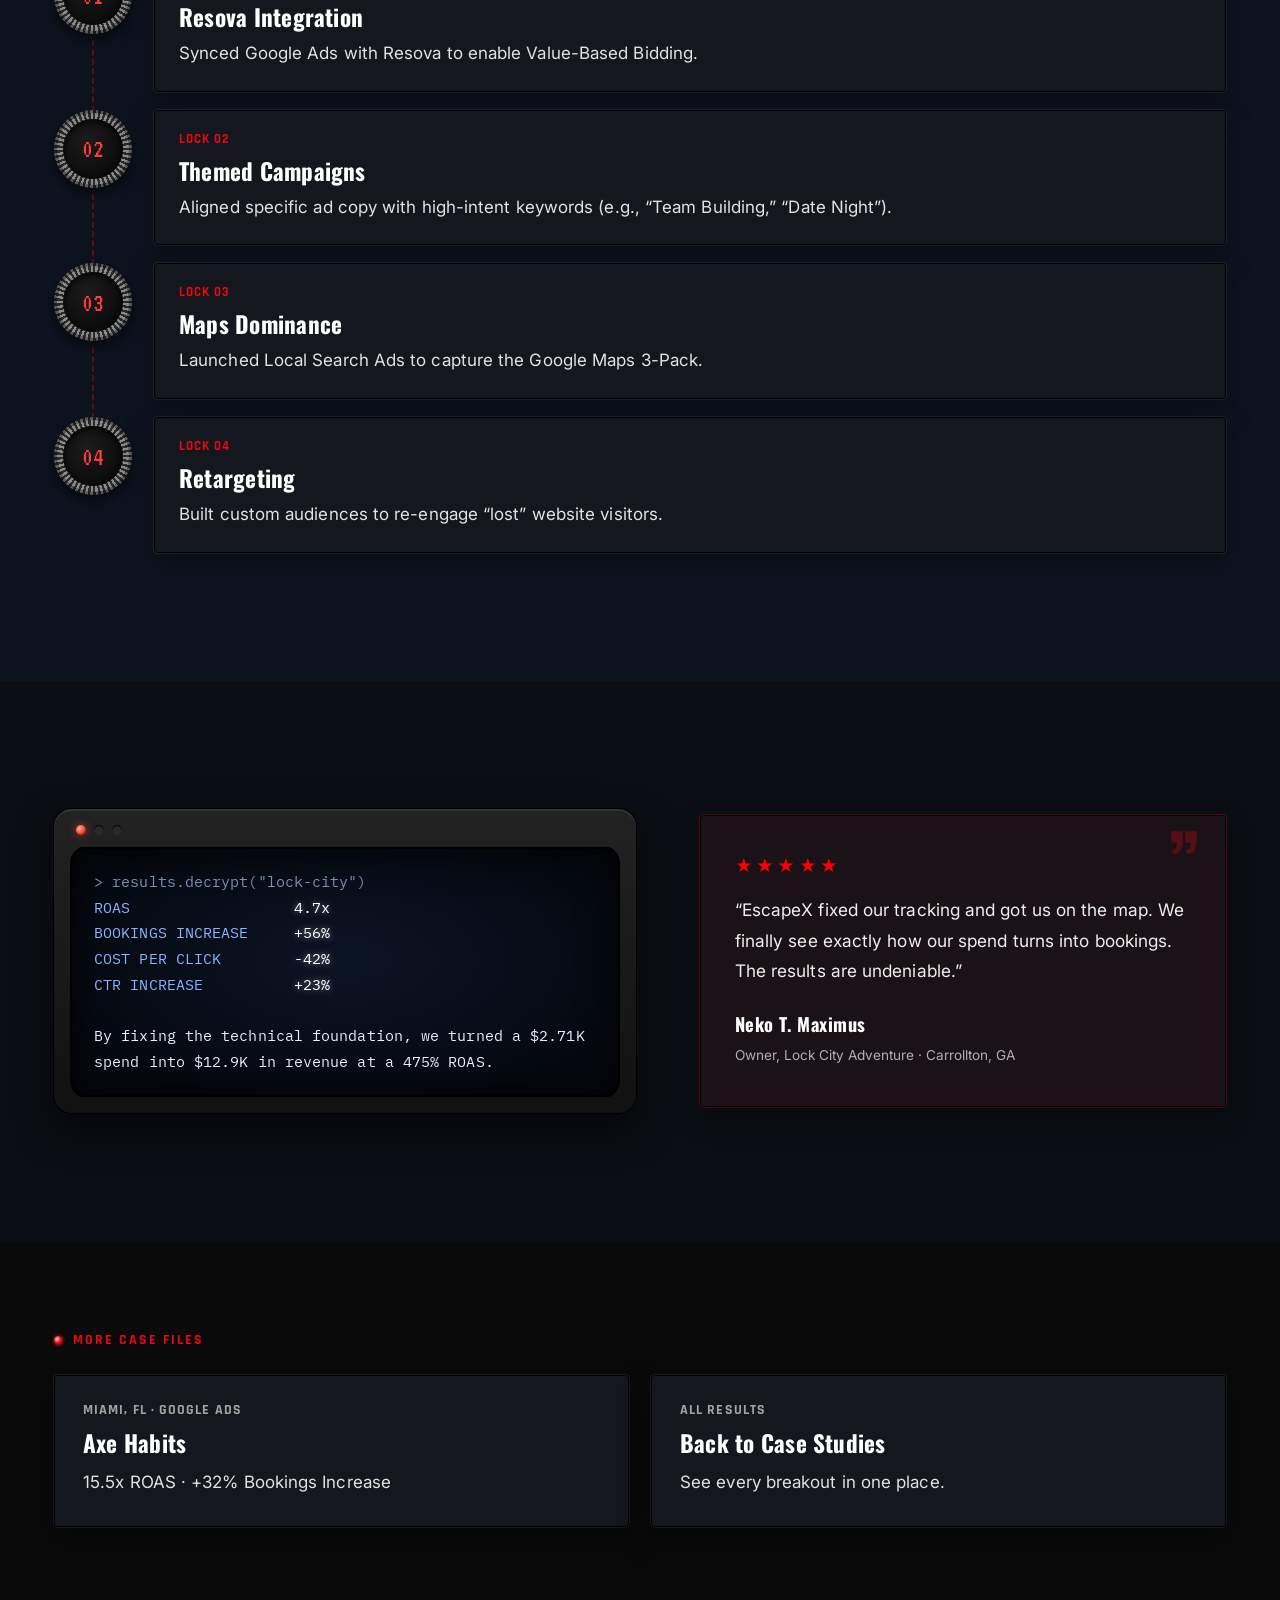
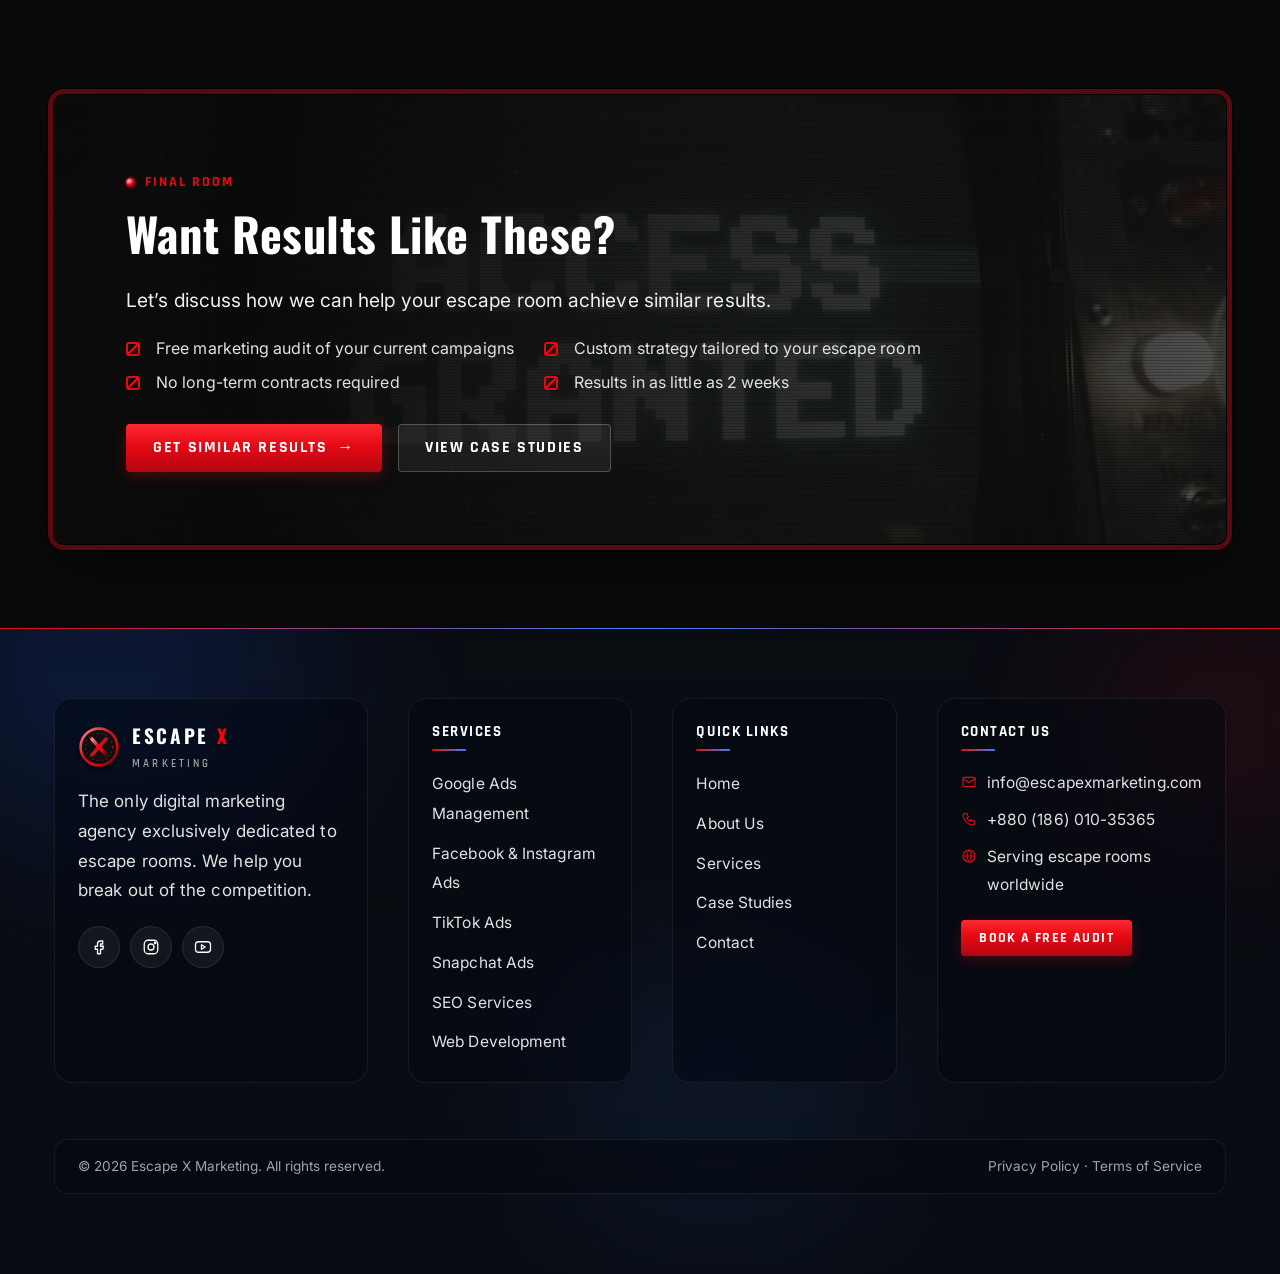
<file: case-study-detail.html>
<!doctype html>
<html lang="en" class="no-js">
<head>
<meta charset="utf-8">
<meta name="robots" content="noindex, nofollow">
<meta name="viewport" content="width=device-width, initial-scale=1, viewport-fit=cover">
<title>Case Study | Escape X Marketing</title>
<meta name="description" content="Detailed breakdown of an Escape X Marketing client success — background, challenges, strategy and results.">
<meta name="theme-color" content="#0a0a0a">
<meta property="og:title" content="Case Study | Escape X Marketing">
<meta property="og:description" content="Detailed breakdown of an Escape X Marketing client success — background, challenges, strategy and results.">
<meta property="og:type" content="website">
<link rel="icon" href="data:image/svg+xml,<svg viewBox='0 0 48 48' aria-hidden='true'><defs><linearGradient id='lgB' x1='0' y1='0' x2='1' y2='1'><stop offset='0' stop-color='%23ff8a8a'/><stop offset='.45' stop-color='%23c1121c'/><stop offset='.7' stop-color='%23e50914'/><stop offset='1' stop-color='%235a0000'/></linearGradient></defs><circle cx='24' cy='24' r='21' fill='%230f0f0f' stroke='url(%23lgB)' stroke-width='3'/><circle cx='24' cy='24' r='15.5' fill='none' stroke='%23e50914' stroke-width='1' stroke-dasharray='2 3' opacity='.8'/><path d='M16 15 32 33M32 15 16 33' stroke='url(%23lgB)' stroke-width='4.2' stroke-linecap='round'/><circle cx='24' cy='24' r='3.4' fill='%23e50914'/></svg>">
<link rel="preconnect" href="https://fonts.googleapis.com">
<link rel="preconnect" href="https://fonts.gstatic.com" crossorigin>
<link href="https://fonts.googleapis.com/css2?family=Oswald:wght@500;600;700&family=Rajdhani:wght@500;600;700&family=Inter:wght@400;500;600;700&family=IBM+Plex+Mono:wght@400;500&family=VT323&display=swap" rel="stylesheet">
<link rel="stylesheet" href="assets/css/site.css">
<link rel="stylesheet" href="assets/css/scroll-world.css">
</head>
<body>
<a class="skip" href="#main">Skip to content</a>
<header class="site-header">
  <div class="container">
    <a class="brand" href="index.html" aria-label="Escape X Marketing home"><svg viewBox="0 0 48 48" aria-hidden="true"><defs><linearGradient id="lgB" x1="0" y1="0" x2="1" y2="1"><stop offset="0" stop-color="#ff8a8a"/><stop offset=".45" stop-color="#c1121c"/><stop offset=".7" stop-color="#e50914"/><stop offset="1" stop-color="#5a0000"/></linearGradient></defs><circle cx="24" cy="24" r="21" fill="#0f0f0f" stroke="url(#lgB)" stroke-width="3"/><circle cx="24" cy="24" r="15.5" fill="none" stroke="#e50914" stroke-width="1" stroke-dasharray="2 3" opacity=".8"/><path d="M16 15 32 33M32 15 16 33" stroke="url(#lgB)" stroke-width="4.2" stroke-linecap="round"/><circle cx="24" cy="24" r="3.4" fill="#e50914"/></svg><span><span class="brand-word">ESCAPE <b class="brass-text">X</b></span><span class="brand-sub">MARKETING</span></span></a>
    <button class="burger" type="button" aria-label="Open menu" aria-expanded="false" aria-controls="site-nav"><span></span><span></span><span></span></button>
    <nav class="nav" id="site-nav" aria-label="Main">
      <a href="index.html">Home</a><a href="about.html">About</a><div class="dd"><a class="dd-link" href="services.html">Services</a><button type="button" class="dd-toggle" aria-expanded="false" aria-controls="svc-menu" aria-label="Show services list"><svg class="" viewBox="0 0 24 24" fill="none" stroke="currentColor" stroke-width="1.7" stroke-linecap="round" stroke-linejoin="round" aria-hidden="true"><path d="m6 9 6 6 6-6"/></svg></button><div class="dd-menu" id="svc-menu"><a href="services/google-ads.html"><span class="dd-ico"><svg class="" viewBox="0 0 24 24" fill="none" stroke="currentColor" stroke-width="1.7" stroke-linecap="round" stroke-linejoin="round" aria-hidden="true"><circle cx="11" cy="11" r="7"/><path d="m20 20-3.5-3.5"/></svg></span><span class="dd-txt"><b>Google Ads Management</b><small>4.2x Avg. ROAS</small></span></a><a href="services/facebook-instagram-ads.html"><span class="dd-ico"><svg class="" viewBox="0 0 24 24" fill="none" stroke="currentColor" stroke-width="1.7" stroke-linecap="round" stroke-linejoin="round" aria-hidden="true"><circle cx="12" cy="12" r="9"/><circle cx="12" cy="12" r="5"/><circle cx="12" cy="12" r="1.5"/></svg></span><span class="dd-txt"><b>Facebook &amp; Instagram Ads</b><small>32% Lower CPA</small></span></a><a href="services/tiktok-ads.html"><span class="dd-ico"><svg class="" viewBox="0 0 24 24" fill="none" stroke="currentColor" stroke-width="1.7" stroke-linecap="round" stroke-linejoin="round" aria-hidden="true"><rect x="3" y="4" width="18" height="16" rx="3"/><path d="m10 9 5 3-5 3z"/></svg></span><span class="dd-txt"><b>TikTok Ads</b><small>2.8M+ Views</small></span></a><a href="services/snapchat-ads.html"><span class="dd-ico"><svg class="" viewBox="0 0 24 24" fill="none" stroke="currentColor" stroke-width="1.7" stroke-linecap="round" stroke-linejoin="round" aria-hidden="true"><circle cx="12" cy="12" r="4"/><path d="M4 8V6a2 2 0 0 1 2-2h2M16 4h2a2 2 0 0 1 2 2v2M20 16v2a2 2 0 0 1-2 2h-2M8 20H6a2 2 0 0 1-2-2v-2"/></svg></span><span class="dd-txt"><b>Snapchat Ads</b><small>45% CTR Increase</small></span></a><a href="services/seo-services.html"><span class="dd-ico"><svg class="" viewBox="0 0 24 24" fill="none" stroke="currentColor" stroke-width="1.7" stroke-linecap="round" stroke-linejoin="round" aria-hidden="true"><path d="M12 21s-7-6.2-7-12a7 7 0 0 1 14 0c0 5.8-7 12-7 12z"/><circle cx="12" cy="9" r="2.5"/></svg></span><span class="dd-txt"><b>SEO Services</b><small>187% Traffic Growth</small></span></a><a href="services/web-development.html"><span class="dd-ico"><svg class="" viewBox="0 0 24 24" fill="none" stroke="currentColor" stroke-width="1.7" stroke-linecap="round" stroke-linejoin="round" aria-hidden="true"><path d="m8 8-5 4 5 4M16 8l5 4-5 4M14 4l-4 16"/></svg></span><span class="dd-txt"><b>Web Development</b><small>68% Conv. Rate Boost</small></span></a></div></div><a href="case-studies.html" aria-current="page">Case Studies</a><a href="contact.html">Contact</a>
      <a class="btn mobile-cta" href="contact.html">Get More Bookings <span class="arrow">→</span></a>
    </nav>
    <a class="btn btn-sm header-cta" href="contact.html">Get More Bookings</a>
  </div>
</header>
<main id="main">
<section class="page-hero">
  <div class="container">
    <nav class="crumbs" aria-label="Breadcrumb"><a href="index.html">Home</a><span aria-hidden="true">/</span><a href="case-studies.html">Case Studies</a><span aria-hidden="true">/</span><span data-f="name">Case Study</span></nav>
    <span class="eyebrow"><span data-f="channel">Google Ads</span> · Case file</span>
    <h1 data-f="title">Case Study</h1>
    <p class="lead"><span data-f="location"></span></p>
    <div class="stats" data-f="kpis" style="margin-top:34px"></div>
  </div>
</section>
<section class="section"><div class="container">
  <div class="grid g2" data-f="images" style="margin-bottom:60px"></div>
  <div class="split" style="align-items:start">
    <div class="reveal"><span class="eyebrow">Room 01 · Background</span><h2>The Situation</h2><p data-f="background"></p></div>
    <div class="panel rivets reveal reveal-d1"><span class="eyebrow" style="color:var(--red)">Room 02 · Challenges</span><ul class="checks" data-f="challenges"></ul></div>
  </div>
</div></section>
<section class="section bg-vault"><div class="container">
  <div class="section-head reveal"><span class="eyebrow">Room 03 · Our Strategy</span><h2>How We Picked the <span class="brass-text">Locks</span></h2></div>
  <div class="steps" data-f="strategy"></div>
</div></section>
<section class="section" id="outcome"><div class="container split">
  <div class="terminal reveal"><div class="bar"><i></i><i></i><i></i></div><pre data-f="results"></pre></div>
  <figure class="panel quote reveal reveal-d1" style="margin:0"><div class="stars">★★★★★</div><blockquote data-f="quote"></blockquote><figcaption><cite><b data-f="author"></b><span data-f="role"></span></cite></figcaption></figure>
</div></section>
<section class="section-tight"><div class="container"><span class="eyebrow">More case files</span><div class="grid g2" data-f="more" style="margin-top:10px"></div></div></section>
<section class="section-tight"><div class="container">
  <div class="cta-band reveal">
    <div class="bg"><img src="assets/img/cta-end.jpg" alt="" loading="lazy"></div>
    <span class="eyebrow">Final room</span>
    <h2>Want Results Like These?</h2>
    <p class="lead">Let’s discuss how we can help your escape room achieve similar results.</p>
    <ul class="checks">
      <li>Free marketing audit of your current campaigns</li><li>Custom strategy tailored to your escape room</li>
      <li>No long-term contracts required</li><li>Results in as little as 2 weeks</li>
    </ul>
    <div class="btn-row"><a class="btn" href="contact.html">Get Similar Results <span class="arrow">→</span></a><a class="btn btn-ghost" href="case-studies.html">View Case Studies</a></div>
  </div>
</div></section></main>
<footer class="site-footer">
  <div class="container">
    <div class="foot-grid">
      <div>
        <a class="brand" href="index.html" aria-label="Escape X Marketing home"><svg viewBox="0 0 48 48" aria-hidden="true"><defs><linearGradient id="lgB" x1="0" y1="0" x2="1" y2="1"><stop offset="0" stop-color="#ff8a8a"/><stop offset=".45" stop-color="#c1121c"/><stop offset=".7" stop-color="#e50914"/><stop offset="1" stop-color="#5a0000"/></linearGradient></defs><circle cx="24" cy="24" r="21" fill="#0f0f0f" stroke="url(#lgB)" stroke-width="3"/><circle cx="24" cy="24" r="15.5" fill="none" stroke="#e50914" stroke-width="1" stroke-dasharray="2 3" opacity=".8"/><path d="M16 15 32 33M32 15 16 33" stroke="url(#lgB)" stroke-width="4.2" stroke-linecap="round"/><circle cx="24" cy="24" r="3.4" fill="#e50914"/></svg><span><span class="brand-word">ESCAPE <b class="brass-text">X</b></span><span class="brand-sub">MARKETING</span></span></a>
        <p style="margin-top:18px;max-width:34ch">The only digital marketing agency exclusively dedicated to escape rooms. We help you break out of the competition.</p>
        <div class="socials">
          <a href="https://www.facebook.com/escapexmarketing/" target="_blank" rel="noopener" aria-label="Facebook"><svg class="" viewBox="0 0 24 24" fill="none" stroke="currentColor" stroke-width="1.7" stroke-linecap="round" stroke-linejoin="round" aria-hidden="true"><path d="M14 8h3V4h-3a4 4 0 0 0-4 4v3H7v4h3v6h4v-6h3l1-4h-4V8a0 0 0 0 1 0 0z"/></svg></a>
          <a href="https://www.instagram.com/escapexmarketing/" target="_blank" rel="noopener" aria-label="Instagram"><svg class="" viewBox="0 0 24 24" fill="none" stroke="currentColor" stroke-width="1.7" stroke-linecap="round" stroke-linejoin="round" aria-hidden="true"><rect x="3" y="3" width="18" height="18" rx="5"/><circle cx="12" cy="12" r="4"/><circle cx="17.5" cy="6.5" r="1"/></svg></a>
          <a href="https://www.youtube.com/@EscapeXMarketing" target="_blank" rel="noopener" aria-label="YouTube"><svg class="" viewBox="0 0 24 24" fill="none" stroke="currentColor" stroke-width="1.7" stroke-linecap="round" stroke-linejoin="round" aria-hidden="true"><rect x="2" y="5" width="20" height="14" rx="4"/><path d="m10 9 5 3-5 3z"/></svg></a>
        </div>
      </div>
      <div><h4>Services</h4><ul><li><a href="services/google-ads.html">Google Ads Management</a></li><li><a href="services/facebook-instagram-ads.html">Facebook &amp; Instagram Ads</a></li><li><a href="services/tiktok-ads.html">TikTok Ads</a></li><li><a href="services/snapchat-ads.html">Snapchat Ads</a></li><li><a href="services/seo-services.html">SEO Services</a></li><li><a href="services/web-development.html">Web Development</a></li></ul></div>
      <div><h4>Quick Links</h4><ul>
        <li><a href="index.html">Home</a></li><li><a href="about.html">About Us</a></li>
        <li><a href="services.html">Services</a></li><li><a href="case-studies.html">Case Studies</a></li>
        <li><a href="contact.html">Contact</a></li></ul></div>
      <div><h4>Contact Us</h4><ul class="foot-contact">
        <li><svg class="" viewBox="0 0 24 24" fill="none" stroke="currentColor" stroke-width="1.7" stroke-linecap="round" stroke-linejoin="round" aria-hidden="true"><rect x="3" y="5" width="18" height="14" rx="2"/><path d="m3 7 9 6 9-6"/></svg><a href="mailto:info@escapexmarketing.com">info@escapexmarketing.com</a></li>
        <li><svg class="" viewBox="0 0 24 24" fill="none" stroke="currentColor" stroke-width="1.7" stroke-linecap="round" stroke-linejoin="round" aria-hidden="true"><path d="M5 4h4l2 5-2.5 1.5a11 11 0 0 0 5 5L15 13l5 2v4a2 2 0 0 1-2 2A16 16 0 0 1 3 6a2 2 0 0 1 2-2"/></svg><a href="tel:+8801860103565">+880 (186) 010-35365</a></li>
        <li><svg class="" viewBox="0 0 24 24" fill="none" stroke="currentColor" stroke-width="1.7" stroke-linecap="round" stroke-linejoin="round" aria-hidden="true"><circle cx="12" cy="12" r="9"/><path d="M3 12h18M12 3a14 14 0 0 1 0 18M12 3a14 14 0 0 0 0 18"/></svg><span>Serving escape rooms worldwide</span></li></ul>
        <a class="btn btn-sm" style="margin-top:22px" href="contact.html">Book a Free Audit</a>
      </div>
    </div>
    <div class="foot-bottom">
      <span>© <span data-year>2026</span> Escape X Marketing. All rights reserved.</span>
      <span><a href="https://escapexmarketing.com/privacy-policy/" target="_blank" rel="noopener">Privacy Policy</a> · <a href="https://escapexmarketing.com/terms-&-conditions/" target="_blank" rel="noopener">Terms of Service</a></span>
    </div>
  </div>
</footer>
<script src="assets/js/site.js" defer></script>
<script>window.CASES={"lock-city": {"slug": "lock-city", "name": "Lock City Adventure", "location": "Carrollton, GA", "channel": "Google Ads", "summary": "Transformed a struggling escape room into a local leader through strategic Google Ads campaigns.", "kpis": [["4.7x", "ROAS"], ["+56%", "Bookings Increase"], ["-42%", "Cost Per Click"], ["+23%", "CTR Increase"]], "image": "https://escapexmarketing.com/wp-content/uploads/2026/01/AAAAA.png", "images": ["https://escapexmarketing.com/wp-content/uploads/2026/01/AAAAA.png"], "background": "Lock City Adventure is a top-tier escape room destination in Carrollton, GA. Despite having incredible room designs, their digital growth was capped by a “black box” marketing setup. They were spending money on ads but couldn’t see which specific rooms or keywords were actually generating revenue.", "challenges": ["No integration between Google Ads and Resova, making it impossible to see the actual dollar value of a booking.", "Generic ads that didn’t match what players were searching for.", "Not showing up on Google Maps “near me” searches.", "No remarketing to bring back players who left the site."], "strategy": [["Resova Integration", "Synced Google Ads with Resova to enable Value-Based Bidding."], ["Themed Campaigns", "Aligned specific ad copy with high-intent keywords (e.g., “Team Building,” “Date Night”)."], ["Maps Dominance", "Launched Local Search Ads to capture the Google Maps 3-Pack."], ["Retargeting", "Built custom audiences to re-engage “lost” website visitors."]], "results": ["By fixing the technical foundation, we turned a $2.71K spend into $12.9K in revenue at a 475% ROAS."], "spend": "$2.71K", "revenue": "$12.9K", "quote": "EscapeX fixed our tracking and got us on the map. We finally see exactly how our spend turns into bookings. The results are undeniable.", "author": "Neko T. Maximus", "role": "Owner, Lock City Adventure"}, "axe-habits": {"slug": "axe-habits", "name": "Axe Habits", "fullname": "Axe Habits — Axe Throwing & Escape Rooms", "location": "Miami, FL", "channel": "Google Ads", "summary": "Turned Google Ads into a predictable revenue engine by implementing value-based tracking and scaling high-intent traffic.", "kpis": [["15.5x", "ROAS"], ["+32%", "Bookings Increase"], ["$0.59", "Average CPC"], ["$15.2", "Cost Per Conversion"]], "image": "https://escapexmarketing.com/wp-content/uploads/2026/02/Screenshot-2026-02-18-at-5.59.40-PM-1.png", "images": ["https://escapexmarketing.com/wp-content/uploads/2026/02/Screenshot-2026-02-18-at-5.59.40-PM-1.png", "https://escapexmarketing.com/wp-content/uploads/2026/02/Screenshot-2026-02-18-at-5.59.14-PM-scaled.png"], "background": "Axe Habits is a fast-growing Axe Lounge and Escape Room located in Downtown Miami, FL. While they had strong word-of-mouth and great room concepts, their paid advertising lacked clarity and measurable profitability. Despite steady traffic, performance wasn’t translating into consistent revenue. In fact, around 35% of their rooms and lanes were going unfilled, leaving significant revenue on the table.", "challenges": ["No clear revenue attribution inside Google Ads.", "Campaigns optimizing for clicks instead of real booking value.", "Inconsistent conversion data affecting smart bidding.", "35% unused booking capacity."], "strategy": [["Revenue Tracking", "Implemented accurate purchase tracking with real revenue values passed directly into Google Ads."], ["Value Optimization", "Shifted campaigns to optimize for conversion value, not just conversion volume."], ["High-Intent Keywords", "Focused aggressively on “escape room near me,” “axe throwing near me,” birthday parties, team building, and date night keywords."], ["Account Restructure", "Improved account structure and targeting, reducing average CPC to just $0.59."]], "results": ["Every $1 spent generated $15.50 in revenue.", "More importantly, unused capacity dropped as booking consistency improved — turning empty time slots into predictable income.", "By replacing guesswork with value-based optimization, we turned Google Ads into a measurable revenue engine."], "quote": "We knew we had demand, but we didn’t realize how much revenue we were leaving on the table. EscapeX rebuilt our tracking, optimized our campaigns, and suddenly everything made sense. Our rooms are filling, and the numbers speak for themselves.", "author": "Alexander Maslinkovsky", "role": "Co-Owner, Axe Habits"}};</script>
<script src="assets/js/case-study.js" defer></script>
</body>
</html>
</file>
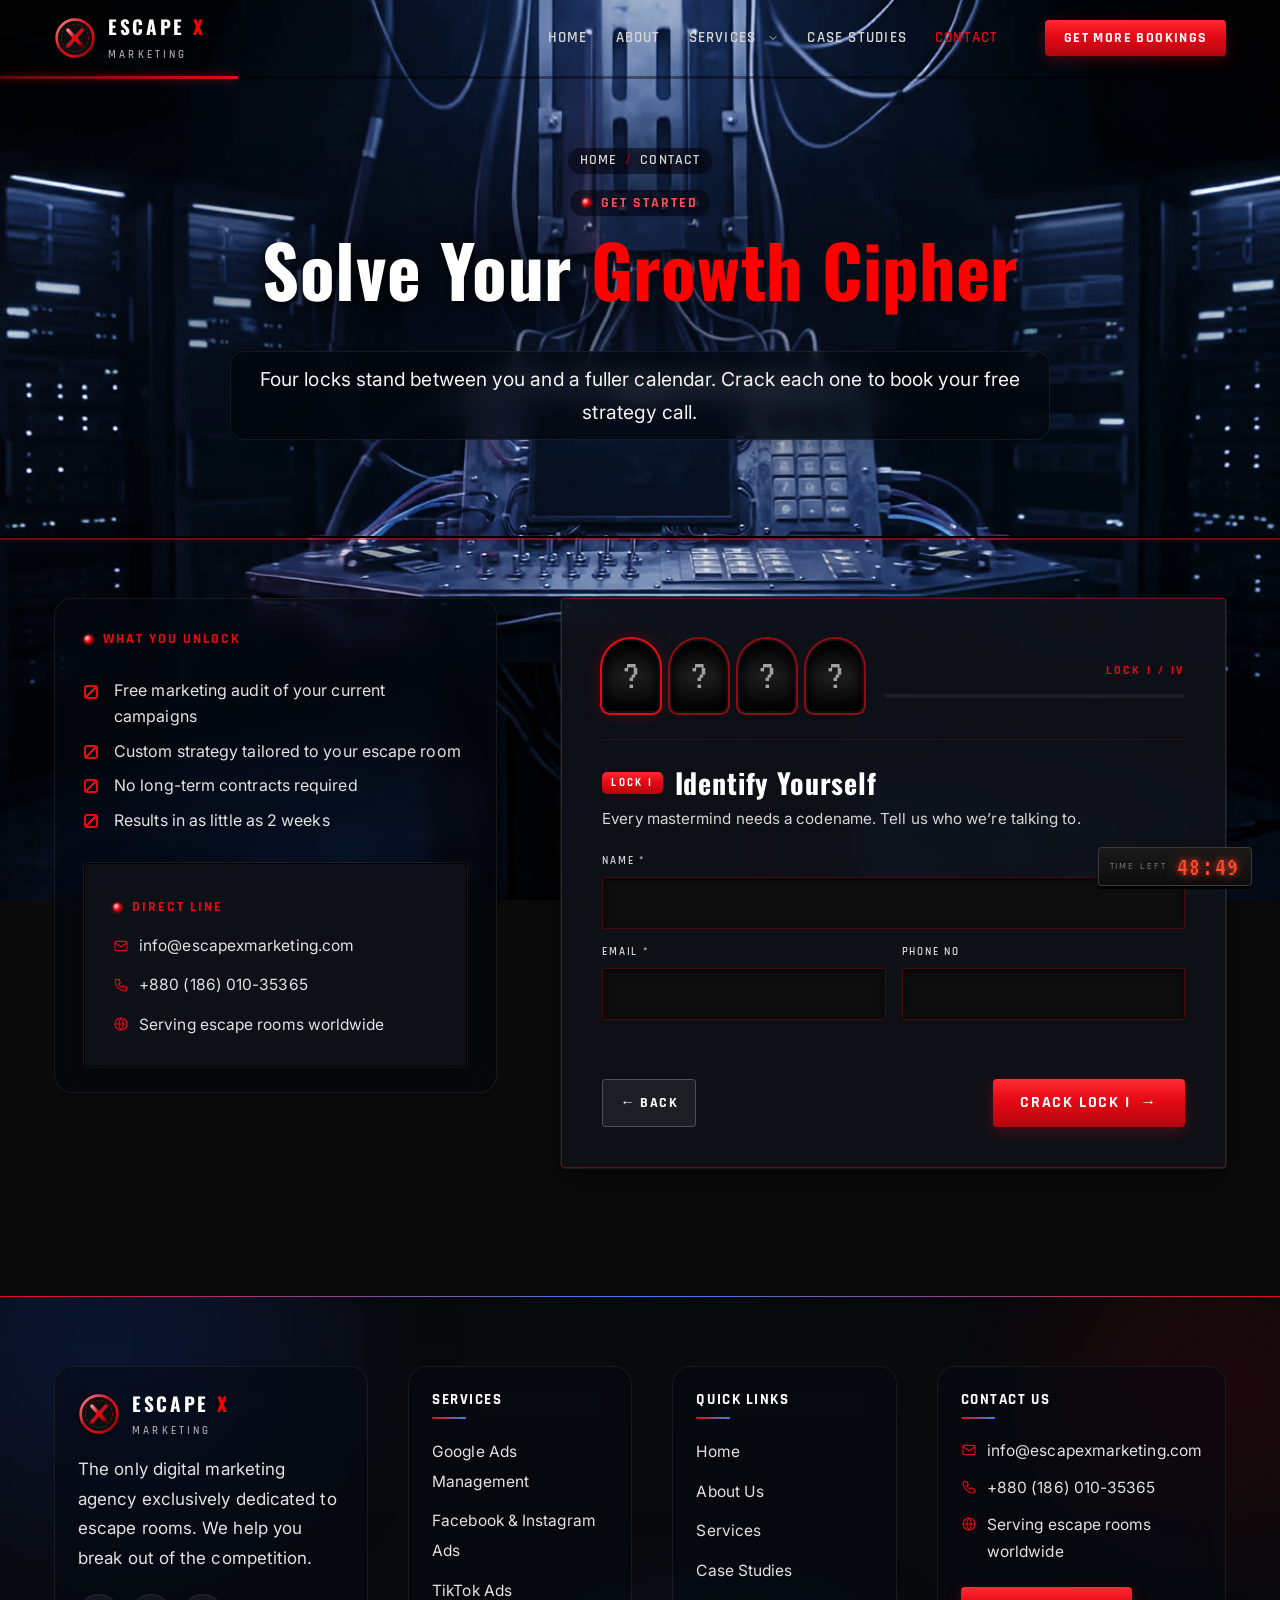
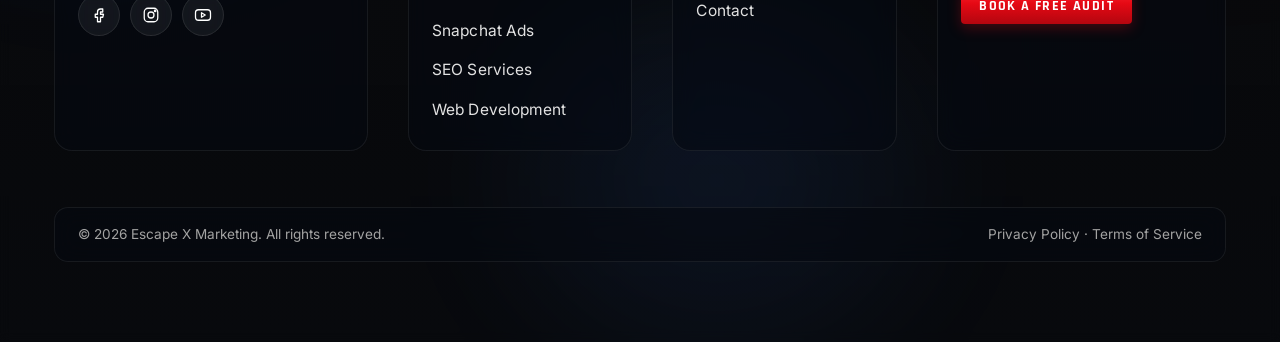
<file: contact.html>
<!doctype html>
<html lang="en" class="no-js">
<head>
<meta charset="utf-8">
<meta name="robots" content="noindex, nofollow">
<meta name="viewport" content="width=device-width, initial-scale=1, viewport-fit=cover">
<title>Contact | Solve Your Growth Cipher | Escape X Marketing</title>
<meta name="description" content="Book a free strategy call and marketing audit for your escape room. No long-term contracts. Results in as little as 2 weeks.">
<meta name="theme-color" content="#0a0a0a">
<meta property="og:title" content="Contact | Solve Your Growth Cipher | Escape X Marketing">
<meta property="og:description" content="Book a free strategy call and marketing audit for your escape room. No long-term contracts. Results in as little as 2 weeks.">
<meta property="og:type" content="website">
<link rel="icon" href="data:image/svg+xml,<svg viewBox='0 0 48 48' aria-hidden='true'><defs><linearGradient id='lgB' x1='0' y1='0' x2='1' y2='1'><stop offset='0' stop-color='%23ff8a8a'/><stop offset='.45' stop-color='%23c1121c'/><stop offset='.7' stop-color='%23e50914'/><stop offset='1' stop-color='%235a0000'/></linearGradient></defs><circle cx='24' cy='24' r='21' fill='%230f0f0f' stroke='url(%23lgB)' stroke-width='3'/><circle cx='24' cy='24' r='15.5' fill='none' stroke='%23e50914' stroke-width='1' stroke-dasharray='2 3' opacity='.8'/><path d='M16 15 32 33M32 15 16 33' stroke='url(%23lgB)' stroke-width='4.2' stroke-linecap='round'/><circle cx='24' cy='24' r='3.4' fill='%23e50914'/></svg>">
<link rel="preconnect" href="https://fonts.googleapis.com">
<link rel="preconnect" href="https://fonts.gstatic.com" crossorigin>
<link href="https://fonts.googleapis.com/css2?family=Oswald:wght@500;600;700&family=Rajdhani:wght@500;600;700&family=Inter:wght@400;500;600;700&family=IBM+Plex+Mono:wght@400;500&family=VT323&display=swap" rel="stylesheet">
<link rel="stylesheet" href="assets/css/site.css">
<link rel="stylesheet" href="assets/css/scroll-world.css">
<link rel="stylesheet" href="assets/css/cipher.css">
</head>
<body>
<a class="skip" href="#main">Skip to content</a>
<header class="site-header">
  <div class="container">
    <a class="brand" href="index.html" aria-label="Escape X Marketing home"><svg viewBox="0 0 48 48" aria-hidden="true"><defs><linearGradient id="lgB" x1="0" y1="0" x2="1" y2="1"><stop offset="0" stop-color="#ff8a8a"/><stop offset=".45" stop-color="#c1121c"/><stop offset=".7" stop-color="#e50914"/><stop offset="1" stop-color="#5a0000"/></linearGradient></defs><circle cx="24" cy="24" r="21" fill="#0f0f0f" stroke="url(#lgB)" stroke-width="3"/><circle cx="24" cy="24" r="15.5" fill="none" stroke="#e50914" stroke-width="1" stroke-dasharray="2 3" opacity=".8"/><path d="M16 15 32 33M32 15 16 33" stroke="url(#lgB)" stroke-width="4.2" stroke-linecap="round"/><circle cx="24" cy="24" r="3.4" fill="#e50914"/></svg><span><span class="brand-word">ESCAPE <b class="brass-text">X</b></span><span class="brand-sub">MARKETING</span></span></a>
    <button class="burger" type="button" aria-label="Open menu" aria-expanded="false" aria-controls="site-nav"><span></span><span></span><span></span></button>
    <nav class="nav" id="site-nav" aria-label="Main">
      <a href="index.html">Home</a><a href="about.html">About</a><div class="dd"><a class="dd-link" href="services.html">Services</a><button type="button" class="dd-toggle" aria-expanded="false" aria-controls="svc-menu" aria-label="Show services list"><svg class="" viewBox="0 0 24 24" fill="none" stroke="currentColor" stroke-width="1.7" stroke-linecap="round" stroke-linejoin="round" aria-hidden="true"><path d="m6 9 6 6 6-6"/></svg></button><div class="dd-menu" id="svc-menu"><a href="services/google-ads.html"><span class="dd-ico"><svg class="" viewBox="0 0 24 24" fill="none" stroke="currentColor" stroke-width="1.7" stroke-linecap="round" stroke-linejoin="round" aria-hidden="true"><circle cx="11" cy="11" r="7"/><path d="m20 20-3.5-3.5"/></svg></span><span class="dd-txt"><b>Google Ads Management</b><small>4.2x Avg. ROAS</small></span></a><a href="services/facebook-instagram-ads.html"><span class="dd-ico"><svg class="" viewBox="0 0 24 24" fill="none" stroke="currentColor" stroke-width="1.7" stroke-linecap="round" stroke-linejoin="round" aria-hidden="true"><circle cx="12" cy="12" r="9"/><circle cx="12" cy="12" r="5"/><circle cx="12" cy="12" r="1.5"/></svg></span><span class="dd-txt"><b>Facebook &amp; Instagram Ads</b><small>32% Lower CPA</small></span></a><a href="services/tiktok-ads.html"><span class="dd-ico"><svg class="" viewBox="0 0 24 24" fill="none" stroke="currentColor" stroke-width="1.7" stroke-linecap="round" stroke-linejoin="round" aria-hidden="true"><rect x="3" y="4" width="18" height="16" rx="3"/><path d="m10 9 5 3-5 3z"/></svg></span><span class="dd-txt"><b>TikTok Ads</b><small>2.8M+ Views</small></span></a><a href="services/snapchat-ads.html"><span class="dd-ico"><svg class="" viewBox="0 0 24 24" fill="none" stroke="currentColor" stroke-width="1.7" stroke-linecap="round" stroke-linejoin="round" aria-hidden="true"><circle cx="12" cy="12" r="4"/><path d="M4 8V6a2 2 0 0 1 2-2h2M16 4h2a2 2 0 0 1 2 2v2M20 16v2a2 2 0 0 1-2 2h-2M8 20H6a2 2 0 0 1-2-2v-2"/></svg></span><span class="dd-txt"><b>Snapchat Ads</b><small>45% CTR Increase</small></span></a><a href="services/seo-services.html"><span class="dd-ico"><svg class="" viewBox="0 0 24 24" fill="none" stroke="currentColor" stroke-width="1.7" stroke-linecap="round" stroke-linejoin="round" aria-hidden="true"><path d="M12 21s-7-6.2-7-12a7 7 0 0 1 14 0c0 5.8-7 12-7 12z"/><circle cx="12" cy="9" r="2.5"/></svg></span><span class="dd-txt"><b>SEO Services</b><small>187% Traffic Growth</small></span></a><a href="services/web-development.html"><span class="dd-ico"><svg class="" viewBox="0 0 24 24" fill="none" stroke="currentColor" stroke-width="1.7" stroke-linecap="round" stroke-linejoin="round" aria-hidden="true"><path d="m8 8-5 4 5 4M16 8l5 4-5 4M14 4l-4 16"/></svg></span><span class="dd-txt"><b>Web Development</b><small>68% Conv. Rate Boost</small></span></a></div></div><a href="case-studies.html">Case Studies</a><a href="contact.html" aria-current="page">Contact</a>
      <a class="btn mobile-cta" href="contact.html">Get More Bookings <span class="arrow">→</span></a>
    </nav>
    <a class="btn btn-sm header-cta" href="contact.html">Get More Bookings</a>
  </div>
</header>
<main id="main">
<section class="page-hero">
  <div class="container">
    <nav class="crumbs" aria-label="Breadcrumb"><a href="index.html">Home</a><span aria-hidden="true">/</span><span>Contact</span></nav>
    <span class="eyebrow">Get Started</span>
    <h1>Solve Your <span class="brass-text" data-scramble>Growth Cipher</span></h1>
    <p class="lead">Four locks stand between you and a fuller calendar. Crack each one to book your free strategy call.</p>
    
  </div>
</section><section class="section" style="padding-top:60px"><div class="container cipher-wrap">
  <aside class="reveal">
    <span class="eyebrow">What you unlock</span>
    <ul class="checks">
      <li>Free marketing audit of your current campaigns</li><li>Custom strategy tailored to your escape room</li>
      <li>No long-term contracts required</li><li>Results in as little as 2 weeks</li>
    </ul>
    <div class="panel rivets" style="margin-top:30px">
      <span class="eyebrow">Direct line</span>
      <ul class="foot-contact" style="list-style:none;padding:0;margin:0;display:grid;gap:12px">
        <li><svg class="" viewBox="0 0 24 24" fill="none" stroke="currentColor" stroke-width="1.7" stroke-linecap="round" stroke-linejoin="round" aria-hidden="true"><rect x="3" y="5" width="18" height="14" rx="2"/><path d="m3 7 9 6 9-6"/></svg><a href="mailto:info@escapexmarketing.com">info@escapexmarketing.com</a></li>
        <li><svg class="" viewBox="0 0 24 24" fill="none" stroke="currentColor" stroke-width="1.7" stroke-linecap="round" stroke-linejoin="round" aria-hidden="true"><path d="M5 4h4l2 5-2.5 1.5a11 11 0 0 0 5 5L15 13l5 2v4a2 2 0 0 1-2 2A16 16 0 0 1 3 6a2 2 0 0 1 2-2"/></svg><a href="tel:+8801860103565">+880 (186) 010-35365</a></li>
        <li><svg class="" viewBox="0 0 24 24" fill="none" stroke="currentColor" stroke-width="1.7" stroke-linecap="round" stroke-linejoin="round" aria-hidden="true"><circle cx="12" cy="12" r="9"/><path d="M3 12h18M12 3a14 14 0 0 1 0 18M12 3a14 14 0 0 0 0 18"/></svg><span>Serving escape rooms worldwide</span></li>
      </ul>
    </div>
  </aside>

  <form class="cipher panel" id="cipher" novalidate data-endpoint="" data-mailto="info@escapexmarketing.com" aria-labelledby="cipher-title">
    <div class="cipher-head">
      <h2 id="cipher-title" class="sr-only">Solve Your Growth Cipher — booking form</h2>
      <div class="dials" aria-hidden="true">
        <div class="dial" data-dial="0"><span>?</span></div><div class="dial" data-dial="1"><span>?</span></div>
        <div class="dial" data-dial="2"><span>?</span></div><div class="dial" data-dial="3"><span>?</span></div>
      </div>
      <div class="cipher-meta"><span class="mono" data-steplabel>LOCK I / IV</span><div class="cipher-bar"><i data-bar></i></div></div>
    </div>

    <fieldset class="lock" data-step="0">
      <legend><span class="lock-no">Lock I</span> Identify Yourself</legend>
      <p class="hint">Every mastermind needs a codename. Tell us who we’re talking to.</p>
      <div class="field"><label for="f-name">Name *</label><input id="f-name" name="name" autocomplete="name" required></div>
      <div class="row2">
        <div class="field"><label for="f-email">Email *</label><input id="f-email" name="email" type="email" autocomplete="email" required></div>
        <div class="field"><label for="f-phone">Phone No</label><input id="f-phone" name="phone" type="tel" autocomplete="tel"></div>
      </div>
    </fieldset>

    <fieldset class="lock" data-step="1" hidden>
      <legend><span class="lock-no">Lock II</span> Reveal Your Venue</legend>
      <p class="hint">Where is the room we’re breaking you out of?</p>
      <div class="row2">
        <div class="field"><label for="f-biz">Business Name *</label><input id="f-biz" name="business" autocomplete="organization" required></div>
        <div class="field"><label for="f-city">City / Region</label><input id="f-city" name="city" autocomplete="address-level2"></div>
      </div>
      <div class="field"><label>Number of rooms</label>
        <div class="seg" role="radiogroup" aria-label="Number of rooms">
          <label><input type="radio" name="rooms" value="1–2"><span>1–2</span></label><label><input type="radio" name="rooms" value="3–5" checked><span>3–5</span></label>
          <label><input type="radio" name="rooms" value="6–10"><span>6–10</span></label><label><input type="radio" name="rooms" value="10+"><span>10+</span></label>
        </div></div>
      <div class="field"><label for="f-platform">Booking platform</label>
        <select id="f-platform" name="platform"><option value="">Select…</option><option>Resova</option><option>Bookeo</option><option>FareHarbor</option><option>Xola</option><option>Checkfront</option><option>Other</option></select></div>
    </fieldset>

    <fieldset class="lock" data-step="2" hidden>
      <legend><span class="lock-no">Lock III</span> Choose Your Tools</legend>
      <p class="hint">Pick every tool you want in your arsenal (at least one).</p>
      <div class="chips"><label class="chip"><input type="checkbox" name="channels" value="Google Ads"><span><svg class="" viewBox="0 0 24 24" fill="none" stroke="currentColor" stroke-width="1.7" stroke-linecap="round" stroke-linejoin="round" aria-hidden="true"><circle cx="11" cy="11" r="7"/><path d="m20 20-3.5-3.5"/></svg>Google Ads</span></label><label class="chip"><input type="checkbox" name="channels" value="Facebook &amp; Instagram"><span><svg class="" viewBox="0 0 24 24" fill="none" stroke="currentColor" stroke-width="1.7" stroke-linecap="round" stroke-linejoin="round" aria-hidden="true"><circle cx="12" cy="12" r="9"/><circle cx="12" cy="12" r="5"/><circle cx="12" cy="12" r="1.5"/></svg>Facebook &amp; Instagram</span></label><label class="chip"><input type="checkbox" name="channels" value="TikTok Ads"><span><svg class="" viewBox="0 0 24 24" fill="none" stroke="currentColor" stroke-width="1.7" stroke-linecap="round" stroke-linejoin="round" aria-hidden="true"><rect x="3" y="4" width="18" height="16" rx="3"/><path d="m10 9 5 3-5 3z"/></svg>TikTok Ads</span></label><label class="chip"><input type="checkbox" name="channels" value="Snapchat Ads"><span><svg class="" viewBox="0 0 24 24" fill="none" stroke="currentColor" stroke-width="1.7" stroke-linecap="round" stroke-linejoin="round" aria-hidden="true"><circle cx="12" cy="12" r="4"/><path d="M4 8V6a2 2 0 0 1 2-2h2M16 4h2a2 2 0 0 1 2 2v2M20 16v2a2 2 0 0 1-2 2h-2M8 20H6a2 2 0 0 1-2-2v-2"/></svg>Snapchat Ads</span></label><label class="chip"><input type="checkbox" name="channels" value="SEO Services"><span><svg class="" viewBox="0 0 24 24" fill="none" stroke="currentColor" stroke-width="1.7" stroke-linecap="round" stroke-linejoin="round" aria-hidden="true"><path d="M12 21s-7-6.2-7-12a7 7 0 0 1 14 0c0 5.8-7 12-7 12z"/><circle cx="12" cy="9" r="2.5"/></svg>SEO Services</span></label><label class="chip"><input type="checkbox" name="channels" value="Web Development"><span><svg class="" viewBox="0 0 24 24" fill="none" stroke="currentColor" stroke-width="1.7" stroke-linecap="round" stroke-linejoin="round" aria-hidden="true"><path d="m8 8-5 4 5 4M16 8l5 4-5 4M14 4l-4 16"/></svg>Web Development</span></label><label class="chip"><input type="checkbox" name="channels" value="Not sure yet"><span><svg class="" viewBox="0 0 24 24" fill="none" stroke="currentColor" stroke-width="1.7" stroke-linecap="round" stroke-linejoin="round" aria-hidden="true"><circle cx="12" cy="12" r="9"/><path d="m15.5 8.5-2 5-5 2 2-5z"/></svg>Not sure yet</span></label></div>
      <div class="field" style="margin-top:22px"><label for="f-budget">Monthly ad budget: <b class="cyan-text mono" data-budget-out>$2,500</b></label>
        <input id="f-budget" name="budget" type="range" min="500" max="20000" step="500" value="2500" class="brass-range"></div>
    </fieldset>

    <fieldset class="lock" data-step="3" hidden>
      <legend><span class="lock-no">Lock IV</span> The Final Clue</legend>
      <p class="hint">What’s the one thing you most want to fix?</p>
      <div class="seg seg-wrap" role="radiogroup" aria-label="Primary goal">
        <label><input type="radio" name="goal" value="Fill weekday slots" checked><span>Fill weekday slots</span></label>
        <label><input type="radio" name="goal" value="More corporate & group bookings"><span>Corporate &amp; groups</span></label>
        <label><input type="radio" name="goal" value="Launch a new room"><span>Launch a new room</span></label>
        <label><input type="radio" name="goal" value="Fix tracking & ROI visibility"><span>Fix tracking &amp; ROI</span></label>
      </div>
      <div class="field" style="margin-top:18px"><label for="f-msg">Message</label><textarea id="f-msg" name="message" rows="4" placeholder="Tell us about your rooms, current marketing and goals…"></textarea></div>
      <label class="consent"><input type="checkbox" name="consent" required> <span>By submitting this form, you agree to our <a href="https://escapexmarketing.com/privacy-policy/" target="_blank" rel="noopener">Privacy Policy</a>. *</span></label>
    </fieldset>

    <div class="granted" data-granted hidden>
      <div class="terminal"><div class="bar"><i></i><i></i><i></i></div><pre><span class="k">&gt; cipher.verify()</span>
<span class="y" style="font-size:1.6em">ACCESS GRANTED</span>
<span data-summary></span>
<span class="c">A strategist will contact you within one business day.</span></pre></div>
      <a class="btn btn-ghost" href="case-studies.html" style="margin-top:20px">Explore Case Studies While You Wait</a>
    </div>

    <p class="err" role="alert" aria-live="assertive" data-err></p>
    <div class="cipher-nav" data-nav>
      <button type="button" class="btn btn-ghost btn-sm" data-back hidden>← Back</button>
      <button type="button" class="btn" data-next>Crack Lock I <span class="arrow">→</span></button>
    </div>
  </form>
</div></section>
</main>
<footer class="site-footer">
  <div class="container">
    <div class="foot-grid">
      <div>
        <a class="brand" href="index.html" aria-label="Escape X Marketing home"><svg viewBox="0 0 48 48" aria-hidden="true"><defs><linearGradient id="lgB" x1="0" y1="0" x2="1" y2="1"><stop offset="0" stop-color="#ff8a8a"/><stop offset=".45" stop-color="#c1121c"/><stop offset=".7" stop-color="#e50914"/><stop offset="1" stop-color="#5a0000"/></linearGradient></defs><circle cx="24" cy="24" r="21" fill="#0f0f0f" stroke="url(#lgB)" stroke-width="3"/><circle cx="24" cy="24" r="15.5" fill="none" stroke="#e50914" stroke-width="1" stroke-dasharray="2 3" opacity=".8"/><path d="M16 15 32 33M32 15 16 33" stroke="url(#lgB)" stroke-width="4.2" stroke-linecap="round"/><circle cx="24" cy="24" r="3.4" fill="#e50914"/></svg><span><span class="brand-word">ESCAPE <b class="brass-text">X</b></span><span class="brand-sub">MARKETING</span></span></a>
        <p style="margin-top:18px;max-width:34ch">The only digital marketing agency exclusively dedicated to escape rooms. We help you break out of the competition.</p>
        <div class="socials">
          <a href="https://www.facebook.com/escapexmarketing/" target="_blank" rel="noopener" aria-label="Facebook"><svg class="" viewBox="0 0 24 24" fill="none" stroke="currentColor" stroke-width="1.7" stroke-linecap="round" stroke-linejoin="round" aria-hidden="true"><path d="M14 8h3V4h-3a4 4 0 0 0-4 4v3H7v4h3v6h4v-6h3l1-4h-4V8a0 0 0 0 1 0 0z"/></svg></a>
          <a href="https://www.instagram.com/escapexmarketing/" target="_blank" rel="noopener" aria-label="Instagram"><svg class="" viewBox="0 0 24 24" fill="none" stroke="currentColor" stroke-width="1.7" stroke-linecap="round" stroke-linejoin="round" aria-hidden="true"><rect x="3" y="3" width="18" height="18" rx="5"/><circle cx="12" cy="12" r="4"/><circle cx="17.5" cy="6.5" r="1"/></svg></a>
          <a href="https://www.youtube.com/@EscapeXMarketing" target="_blank" rel="noopener" aria-label="YouTube"><svg class="" viewBox="0 0 24 24" fill="none" stroke="currentColor" stroke-width="1.7" stroke-linecap="round" stroke-linejoin="round" aria-hidden="true"><rect x="2" y="5" width="20" height="14" rx="4"/><path d="m10 9 5 3-5 3z"/></svg></a>
        </div>
      </div>
      <div><h4>Services</h4><ul><li><a href="services/google-ads.html">Google Ads Management</a></li><li><a href="services/facebook-instagram-ads.html">Facebook &amp; Instagram Ads</a></li><li><a href="services/tiktok-ads.html">TikTok Ads</a></li><li><a href="services/snapchat-ads.html">Snapchat Ads</a></li><li><a href="services/seo-services.html">SEO Services</a></li><li><a href="services/web-development.html">Web Development</a></li></ul></div>
      <div><h4>Quick Links</h4><ul>
        <li><a href="index.html">Home</a></li><li><a href="about.html">About Us</a></li>
        <li><a href="services.html">Services</a></li><li><a href="case-studies.html">Case Studies</a></li>
        <li><a href="contact.html">Contact</a></li></ul></div>
      <div><h4>Contact Us</h4><ul class="foot-contact">
        <li><svg class="" viewBox="0 0 24 24" fill="none" stroke="currentColor" stroke-width="1.7" stroke-linecap="round" stroke-linejoin="round" aria-hidden="true"><rect x="3" y="5" width="18" height="14" rx="2"/><path d="m3 7 9 6 9-6"/></svg><a href="mailto:info@escapexmarketing.com">info@escapexmarketing.com</a></li>
        <li><svg class="" viewBox="0 0 24 24" fill="none" stroke="currentColor" stroke-width="1.7" stroke-linecap="round" stroke-linejoin="round" aria-hidden="true"><path d="M5 4h4l2 5-2.5 1.5a11 11 0 0 0 5 5L15 13l5 2v4a2 2 0 0 1-2 2A16 16 0 0 1 3 6a2 2 0 0 1 2-2"/></svg><a href="tel:+8801860103565">+880 (186) 010-35365</a></li>
        <li><svg class="" viewBox="0 0 24 24" fill="none" stroke="currentColor" stroke-width="1.7" stroke-linecap="round" stroke-linejoin="round" aria-hidden="true"><circle cx="12" cy="12" r="9"/><path d="M3 12h18M12 3a14 14 0 0 1 0 18M12 3a14 14 0 0 0 0 18"/></svg><span>Serving escape rooms worldwide</span></li></ul>
        <a class="btn btn-sm" style="margin-top:22px" href="contact.html">Book a Free Audit</a>
      </div>
    </div>
    <div class="foot-bottom">
      <span>© <span data-year>2026</span> Escape X Marketing. All rights reserved.</span>
      <span><a href="https://escapexmarketing.com/privacy-policy/" target="_blank" rel="noopener">Privacy Policy</a> · <a href="https://escapexmarketing.com/terms-&-conditions/" target="_blank" rel="noopener">Terms of Service</a></span>
    </div>
  </div>
</footer>
<script src="assets/js/site.js" defer></script>
<script src="assets/js/scroll-world.js"></script>
<script>mountScrollWorld({"sections": [{"label": "The Cipher Lock", "clip": "assets/video/pages/contact.mp4", "clipMobile": "assets/video/pages/contact-m.mp4", "still": "assets/img/pages/contact.jpg", "anchor": null}], "timer": {"from": 3600}, "rail": false, "lite": false, "crossfade": 0.45});</script>
<script src="assets/js/cipher.js" defer></script>
</body>
</html>
</file>
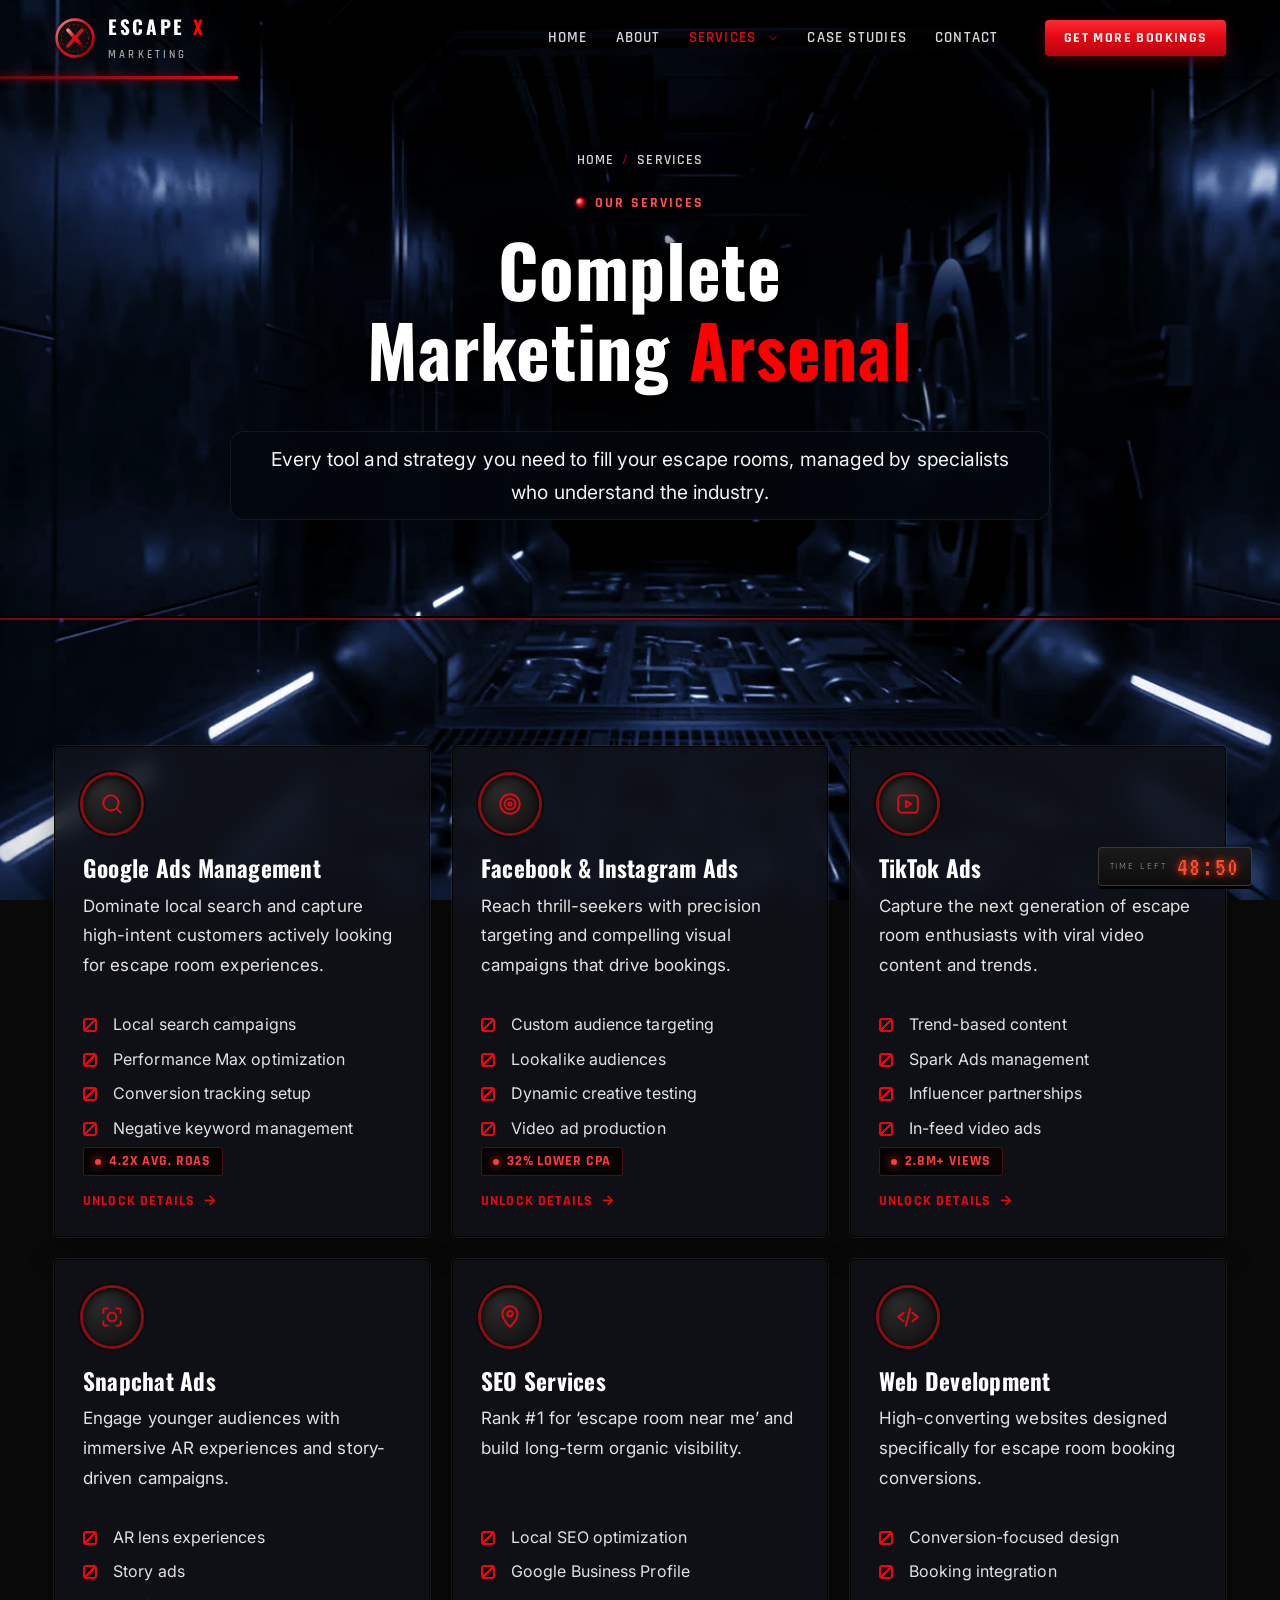
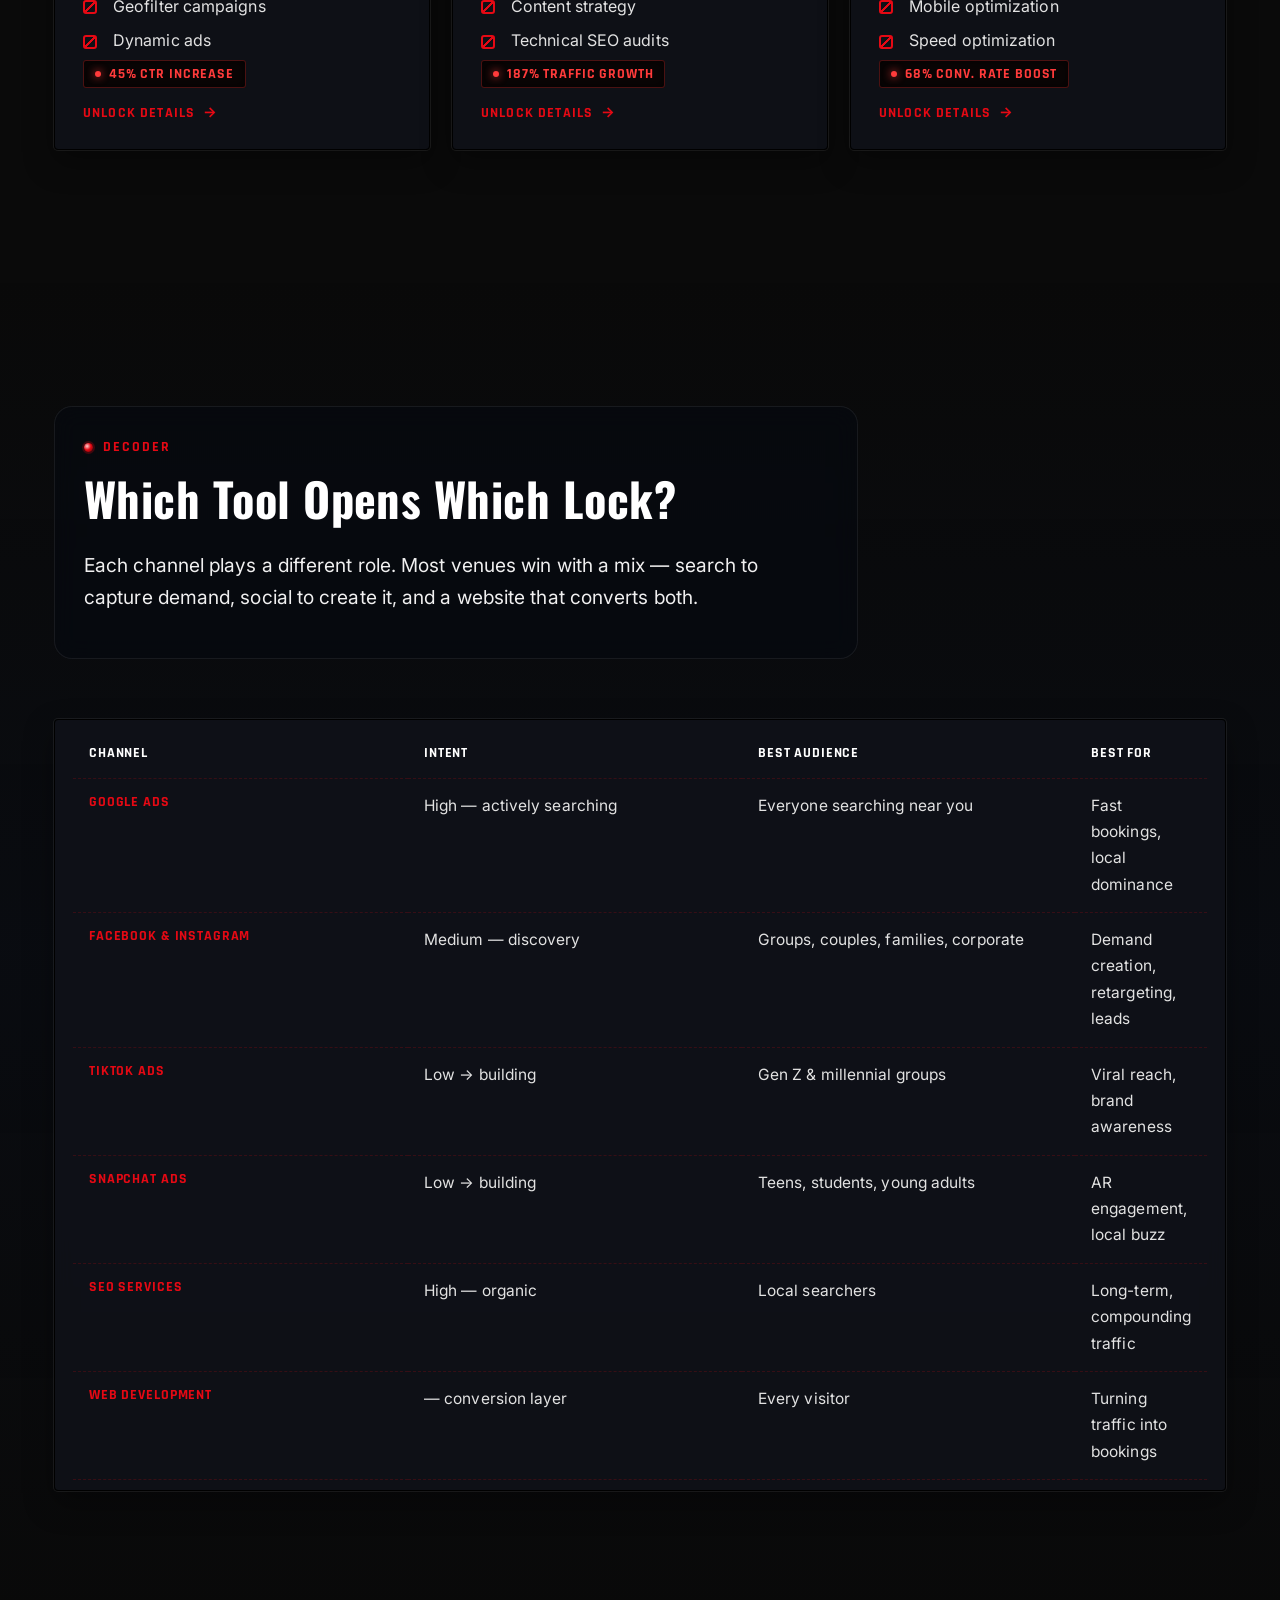
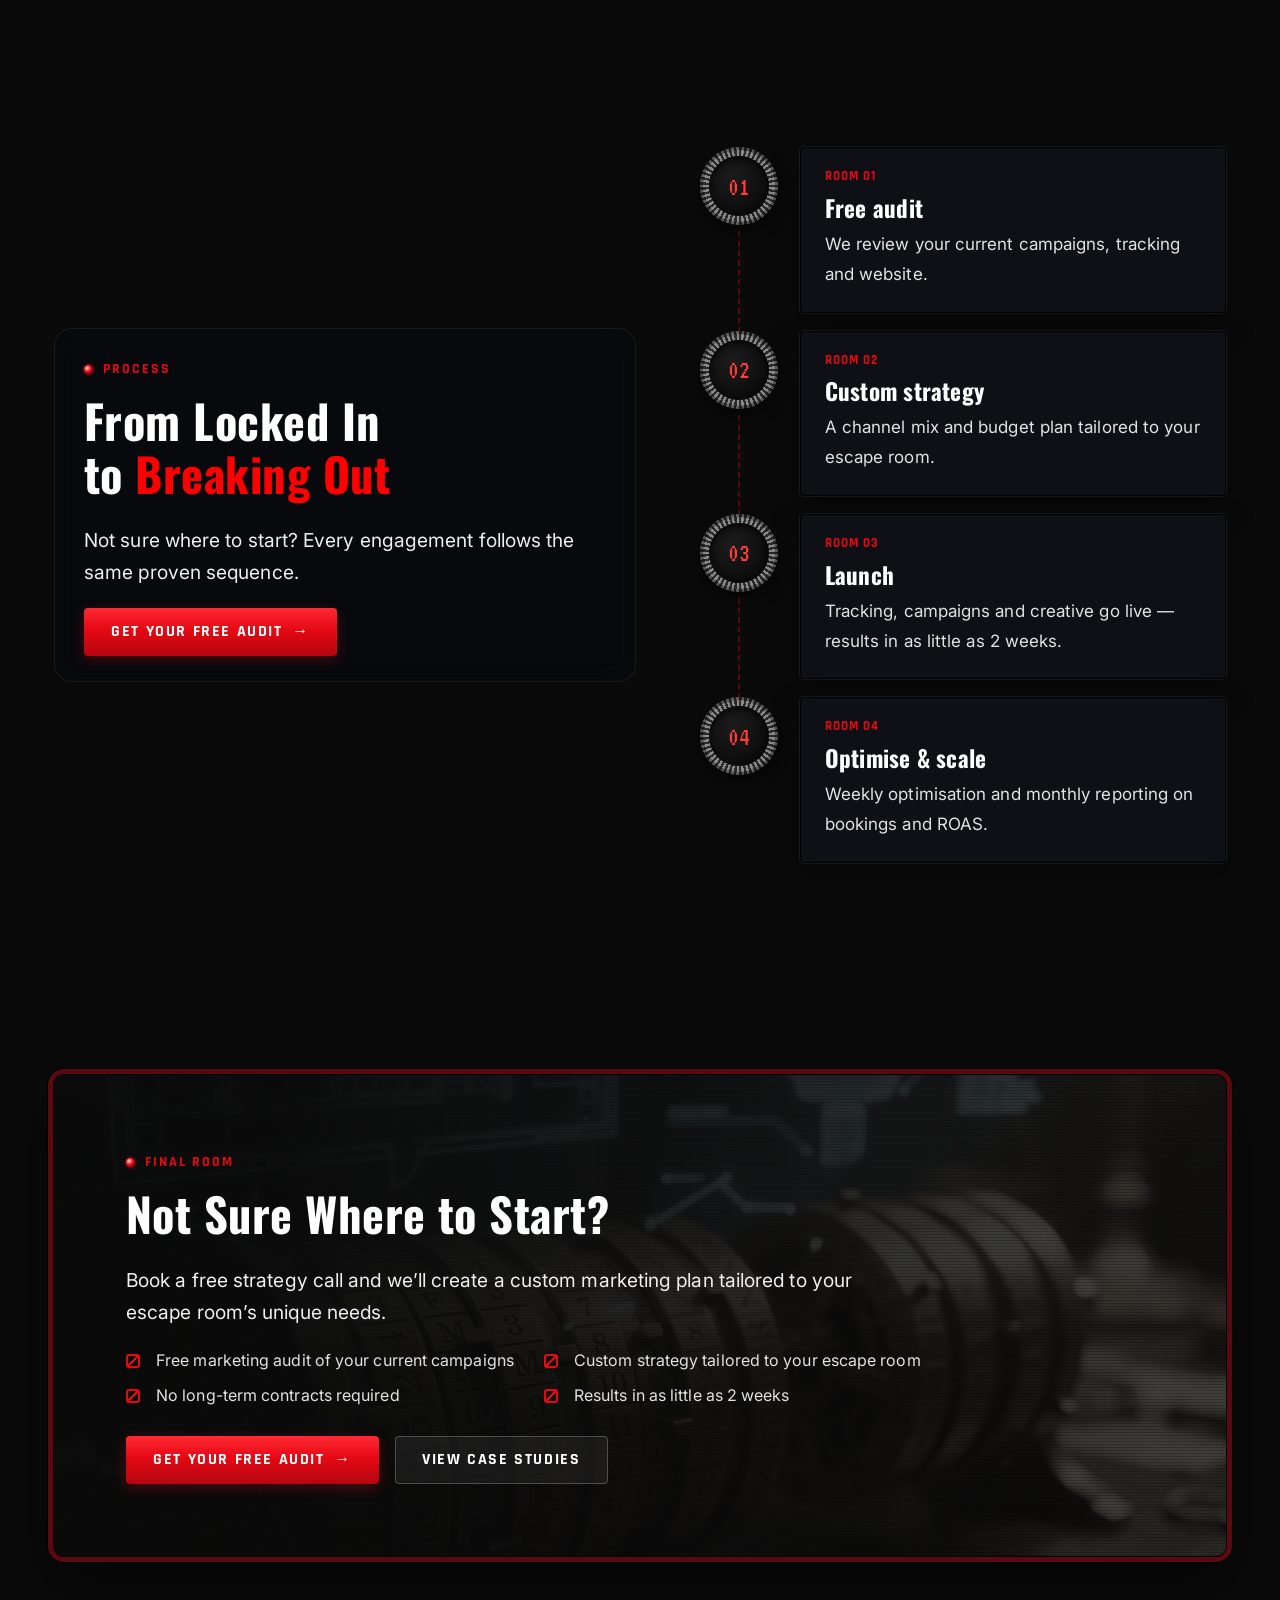
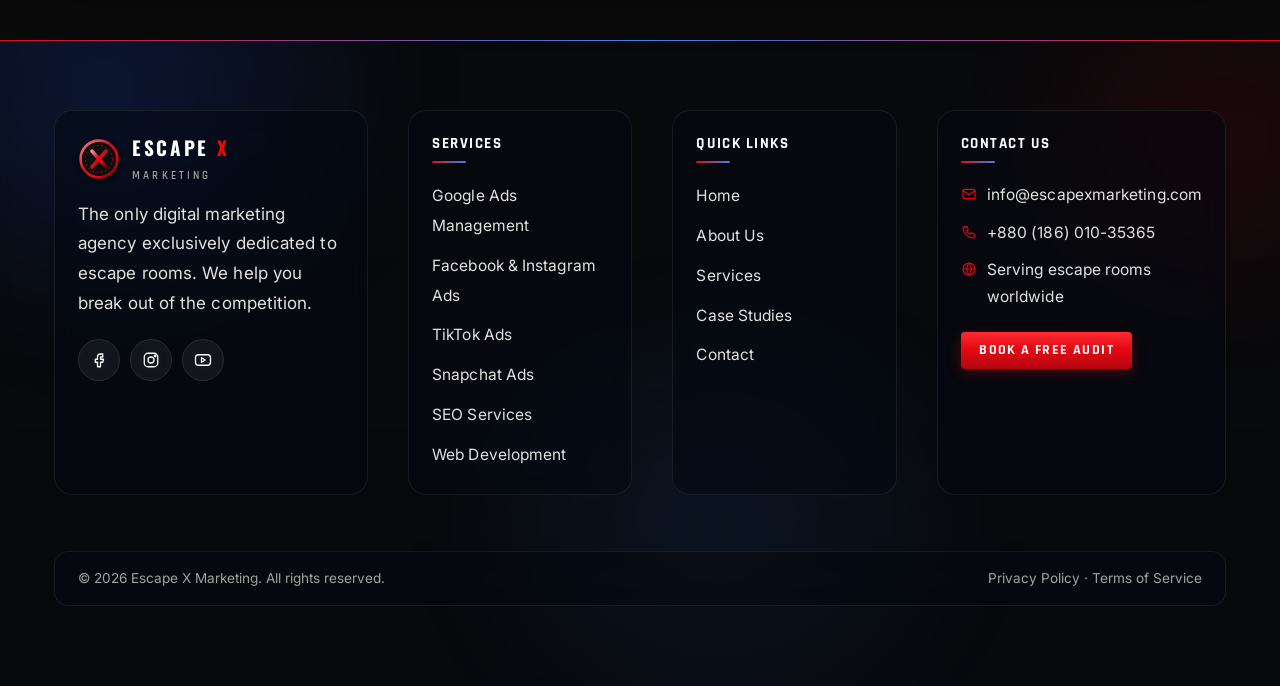
<file: services.html>
<!doctype html>
<html lang="en" class="no-js">
<head>
<meta charset="utf-8">
<meta name="robots" content="noindex, nofollow">
<meta name="viewport" content="width=device-width, initial-scale=1, viewport-fit=cover">
<title>Services | Escape X Marketing</title>
<meta name="description" content="Google Ads, Facebook &amp; Instagram, TikTok, Snapchat, SEO and web development — a complete marketing arsenal built exclusively for escape rooms.">
<meta name="theme-color" content="#0a0a0a">
<meta property="og:title" content="Services | Escape X Marketing">
<meta property="og:description" content="Google Ads, Facebook &amp; Instagram, TikTok, Snapchat, SEO and web development — a complete marketing arsenal built exclusively for escape rooms.">
<meta property="og:type" content="website">
<link rel="icon" href="data:image/svg+xml,<svg viewBox='0 0 48 48' aria-hidden='true'><defs><linearGradient id='lgB' x1='0' y1='0' x2='1' y2='1'><stop offset='0' stop-color='%23ff8a8a'/><stop offset='.45' stop-color='%23c1121c'/><stop offset='.7' stop-color='%23e50914'/><stop offset='1' stop-color='%235a0000'/></linearGradient></defs><circle cx='24' cy='24' r='21' fill='%230f0f0f' stroke='url(%23lgB)' stroke-width='3'/><circle cx='24' cy='24' r='15.5' fill='none' stroke='%23e50914' stroke-width='1' stroke-dasharray='2 3' opacity='.8'/><path d='M16 15 32 33M32 15 16 33' stroke='url(%23lgB)' stroke-width='4.2' stroke-linecap='round'/><circle cx='24' cy='24' r='3.4' fill='%23e50914'/></svg>">
<link rel="preconnect" href="https://fonts.googleapis.com">
<link rel="preconnect" href="https://fonts.gstatic.com" crossorigin>
<link href="https://fonts.googleapis.com/css2?family=Oswald:wght@500;600;700&family=Rajdhani:wght@500;600;700&family=Inter:wght@400;500;600;700&family=IBM+Plex+Mono:wght@400;500&family=VT323&display=swap" rel="stylesheet">
<link rel="stylesheet" href="assets/css/site.css">
<link rel="stylesheet" href="assets/css/scroll-world.css">
</head>
<body>
<a class="skip" href="#main">Skip to content</a>
<header class="site-header">
  <div class="container">
    <a class="brand" href="index.html" aria-label="Escape X Marketing home"><svg viewBox="0 0 48 48" aria-hidden="true"><defs><linearGradient id="lgB" x1="0" y1="0" x2="1" y2="1"><stop offset="0" stop-color="#ff8a8a"/><stop offset=".45" stop-color="#c1121c"/><stop offset=".7" stop-color="#e50914"/><stop offset="1" stop-color="#5a0000"/></linearGradient></defs><circle cx="24" cy="24" r="21" fill="#0f0f0f" stroke="url(#lgB)" stroke-width="3"/><circle cx="24" cy="24" r="15.5" fill="none" stroke="#e50914" stroke-width="1" stroke-dasharray="2 3" opacity=".8"/><path d="M16 15 32 33M32 15 16 33" stroke="url(#lgB)" stroke-width="4.2" stroke-linecap="round"/><circle cx="24" cy="24" r="3.4" fill="#e50914"/></svg><span><span class="brand-word">ESCAPE <b class="brass-text">X</b></span><span class="brand-sub">MARKETING</span></span></a>
    <button class="burger" type="button" aria-label="Open menu" aria-expanded="false" aria-controls="site-nav"><span></span><span></span><span></span></button>
    <nav class="nav" id="site-nav" aria-label="Main">
      <a href="index.html">Home</a><a href="about.html">About</a><div class="dd active"><a class="dd-link" href="services.html" aria-current="page">Services</a><button type="button" class="dd-toggle" aria-expanded="false" aria-controls="svc-menu" aria-label="Show services list"><svg class="" viewBox="0 0 24 24" fill="none" stroke="currentColor" stroke-width="1.7" stroke-linecap="round" stroke-linejoin="round" aria-hidden="true"><path d="m6 9 6 6 6-6"/></svg></button><div class="dd-menu" id="svc-menu"><a href="services/google-ads.html"><span class="dd-ico"><svg class="" viewBox="0 0 24 24" fill="none" stroke="currentColor" stroke-width="1.7" stroke-linecap="round" stroke-linejoin="round" aria-hidden="true"><circle cx="11" cy="11" r="7"/><path d="m20 20-3.5-3.5"/></svg></span><span class="dd-txt"><b>Google Ads Management</b><small>4.2x Avg. ROAS</small></span></a><a href="services/facebook-instagram-ads.html"><span class="dd-ico"><svg class="" viewBox="0 0 24 24" fill="none" stroke="currentColor" stroke-width="1.7" stroke-linecap="round" stroke-linejoin="round" aria-hidden="true"><circle cx="12" cy="12" r="9"/><circle cx="12" cy="12" r="5"/><circle cx="12" cy="12" r="1.5"/></svg></span><span class="dd-txt"><b>Facebook &amp; Instagram Ads</b><small>32% Lower CPA</small></span></a><a href="services/tiktok-ads.html"><span class="dd-ico"><svg class="" viewBox="0 0 24 24" fill="none" stroke="currentColor" stroke-width="1.7" stroke-linecap="round" stroke-linejoin="round" aria-hidden="true"><rect x="3" y="4" width="18" height="16" rx="3"/><path d="m10 9 5 3-5 3z"/></svg></span><span class="dd-txt"><b>TikTok Ads</b><small>2.8M+ Views</small></span></a><a href="services/snapchat-ads.html"><span class="dd-ico"><svg class="" viewBox="0 0 24 24" fill="none" stroke="currentColor" stroke-width="1.7" stroke-linecap="round" stroke-linejoin="round" aria-hidden="true"><circle cx="12" cy="12" r="4"/><path d="M4 8V6a2 2 0 0 1 2-2h2M16 4h2a2 2 0 0 1 2 2v2M20 16v2a2 2 0 0 1-2 2h-2M8 20H6a2 2 0 0 1-2-2v-2"/></svg></span><span class="dd-txt"><b>Snapchat Ads</b><small>45% CTR Increase</small></span></a><a href="services/seo-services.html"><span class="dd-ico"><svg class="" viewBox="0 0 24 24" fill="none" stroke="currentColor" stroke-width="1.7" stroke-linecap="round" stroke-linejoin="round" aria-hidden="true"><path d="M12 21s-7-6.2-7-12a7 7 0 0 1 14 0c0 5.8-7 12-7 12z"/><circle cx="12" cy="9" r="2.5"/></svg></span><span class="dd-txt"><b>SEO Services</b><small>187% Traffic Growth</small></span></a><a href="services/web-development.html"><span class="dd-ico"><svg class="" viewBox="0 0 24 24" fill="none" stroke="currentColor" stroke-width="1.7" stroke-linecap="round" stroke-linejoin="round" aria-hidden="true"><path d="m8 8-5 4 5 4M16 8l5 4-5 4M14 4l-4 16"/></svg></span><span class="dd-txt"><b>Web Development</b><small>68% Conv. Rate Boost</small></span></a></div></div><a href="case-studies.html">Case Studies</a><a href="contact.html">Contact</a>
      <a class="btn mobile-cta" href="contact.html">Get More Bookings <span class="arrow">→</span></a>
    </nav>
    <a class="btn btn-sm header-cta" href="contact.html">Get More Bookings</a>
  </div>
</header>
<main id="main">
<section class="page-hero">
  <div class="container">
    <nav class="crumbs" aria-label="Breadcrumb"><a href="index.html">Home</a><span aria-hidden="true">/</span><span>Services</span></nav>
    <span class="eyebrow">Our Services</span>
    <h1>Complete Marketing <span class="brass-text">Arsenal</span></h1>
    <p class="lead">Every tool and strategy you need to fill your escape rooms, managed by specialists who understand the industry.</p>
    
  </div>
</section><section class="section"><div class="container"><div class="grid g3"><a class="panel rivets panel-glow svc-card reveal reveal-d0" href="services/google-ads.html">
  <span class="ico"><svg class="" viewBox="0 0 24 24" fill="none" stroke="currentColor" stroke-width="1.7" stroke-linecap="round" stroke-linejoin="round" aria-hidden="true"><circle cx="11" cy="11" r="7"/><path d="m20 20-3.5-3.5"/></svg></span>
  <h3>Google Ads Management</h3>
  <p>Dominate local search and capture high-intent customers actively looking for escape room experiences.</p><ul class="checks"><li>Local search campaigns</li><li>Performance Max optimization</li><li>Conversion tracking setup</li><li>Negative keyword management</li></ul>
  <span class="metric-chip">4.2x Avg. ROAS</span>
  <span class="card-link">Unlock details <span aria-hidden="true">→</span></span>
</a><a class="panel rivets panel-glow svc-card reveal reveal-d1" href="services/facebook-instagram-ads.html">
  <span class="ico"><svg class="" viewBox="0 0 24 24" fill="none" stroke="currentColor" stroke-width="1.7" stroke-linecap="round" stroke-linejoin="round" aria-hidden="true"><circle cx="12" cy="12" r="9"/><circle cx="12" cy="12" r="5"/><circle cx="12" cy="12" r="1.5"/></svg></span>
  <h3>Facebook &amp; Instagram Ads</h3>
  <p>Reach thrill-seekers with precision targeting and compelling visual campaigns that drive bookings.</p><ul class="checks"><li>Custom audience targeting</li><li>Lookalike audiences</li><li>Dynamic creative testing</li><li>Video ad production</li></ul>
  <span class="metric-chip">32% Lower CPA</span>
  <span class="card-link">Unlock details <span aria-hidden="true">→</span></span>
</a><a class="panel rivets panel-glow svc-card reveal reveal-d2" href="services/tiktok-ads.html">
  <span class="ico"><svg class="" viewBox="0 0 24 24" fill="none" stroke="currentColor" stroke-width="1.7" stroke-linecap="round" stroke-linejoin="round" aria-hidden="true"><rect x="3" y="4" width="18" height="16" rx="3"/><path d="m10 9 5 3-5 3z"/></svg></span>
  <h3>TikTok Ads</h3>
  <p>Capture the next generation of escape room enthusiasts with viral video content and trends.</p><ul class="checks"><li>Trend-based content</li><li>Spark Ads management</li><li>Influencer partnerships</li><li>In-feed video ads</li></ul>
  <span class="metric-chip">2.8M+ Views</span>
  <span class="card-link">Unlock details <span aria-hidden="true">→</span></span>
</a><a class="panel rivets panel-glow svc-card reveal reveal-d0" href="services/snapchat-ads.html">
  <span class="ico"><svg class="" viewBox="0 0 24 24" fill="none" stroke="currentColor" stroke-width="1.7" stroke-linecap="round" stroke-linejoin="round" aria-hidden="true"><circle cx="12" cy="12" r="4"/><path d="M4 8V6a2 2 0 0 1 2-2h2M16 4h2a2 2 0 0 1 2 2v2M20 16v2a2 2 0 0 1-2 2h-2M8 20H6a2 2 0 0 1-2-2v-2"/></svg></span>
  <h3>Snapchat Ads</h3>
  <p>Engage younger audiences with immersive AR experiences and story-driven campaigns.</p><ul class="checks"><li>AR lens experiences</li><li>Story ads</li><li>Geofilter campaigns</li><li>Dynamic ads</li></ul>
  <span class="metric-chip">45% CTR Increase</span>
  <span class="card-link">Unlock details <span aria-hidden="true">→</span></span>
</a><a class="panel rivets panel-glow svc-card reveal reveal-d1" href="services/seo-services.html">
  <span class="ico"><svg class="" viewBox="0 0 24 24" fill="none" stroke="currentColor" stroke-width="1.7" stroke-linecap="round" stroke-linejoin="round" aria-hidden="true"><path d="M12 21s-7-6.2-7-12a7 7 0 0 1 14 0c0 5.8-7 12-7 12z"/><circle cx="12" cy="9" r="2.5"/></svg></span>
  <h3>SEO Services</h3>
  <p>Rank #1 for ‘escape room near me’ and build long-term organic visibility.</p><ul class="checks"><li>Local SEO optimization</li><li>Google Business Profile</li><li>Content strategy</li><li>Technical SEO audits</li></ul>
  <span class="metric-chip">187% Traffic Growth</span>
  <span class="card-link">Unlock details <span aria-hidden="true">→</span></span>
</a><a class="panel rivets panel-glow svc-card reveal reveal-d2" href="services/web-development.html">
  <span class="ico"><svg class="" viewBox="0 0 24 24" fill="none" stroke="currentColor" stroke-width="1.7" stroke-linecap="round" stroke-linejoin="round" aria-hidden="true"><path d="m8 8-5 4 5 4M16 8l5 4-5 4M14 4l-4 16"/></svg></span>
  <h3>Web Development</h3>
  <p>High-converting websites designed specifically for escape room booking conversions.</p><ul class="checks"><li>Conversion-focused design</li><li>Booking integration</li><li>Mobile optimization</li><li>Speed optimization</li></ul>
  <span class="metric-chip">68% Conv. Rate Boost</span>
  <span class="card-link">Unlock details <span aria-hidden="true">→</span></span>
</a></div></div></section>
<section class="section bg-vault"><div class="container">
  <div class="section-head reveal"><span class="eyebrow">Decoder</span><h2>Which Tool Opens Which Lock?</h2><p class="lead">Each channel plays a different role. Most venues win with a mix — search to capture demand, social to create it, and a website that converts both.</p></div>
  <div class="panel reveal" style="padding:10px 18px;overflow-x:auto"><table class="spec"><thead><tr><th>Channel</th><th>Intent</th><th>Best audience</th><th>Best for</th></tr></thead><tbody><tr><th><a href="services/google-ads.html" class="cyan-text">Google Ads</a></th><td>High — actively searching</td><td>Everyone searching near you</td><td>Fast bookings, local dominance</td></tr><tr><th><a href="services/facebook-instagram-ads.html" class="cyan-text">Facebook & Instagram</a></th><td>Medium — discovery</td><td>Groups, couples, families, corporate</td><td>Demand creation, retargeting, leads</td></tr><tr><th><a href="services/tiktok-ads.html" class="cyan-text">TikTok Ads</a></th><td>Low → building</td><td>Gen Z & millennial groups</td><td>Viral reach, brand awareness</td></tr><tr><th><a href="services/snapchat-ads.html" class="cyan-text">Snapchat Ads</a></th><td>Low → building</td><td>Teens, students, young adults</td><td>AR engagement, local buzz</td></tr><tr><th><a href="services/seo-services.html" class="cyan-text">SEO Services</a></th><td>High — organic</td><td>Local searchers</td><td>Long-term, compounding traffic</td></tr><tr><th><a href="services/web-development.html" class="cyan-text">Web Development</a></th><td>— conversion layer</td><td>Every visitor</td><td>Turning traffic into bookings</td></tr></tbody></table></div>
</div></section>
<section class="section" id="process"><div class="container split">
  <div class="reveal"><span class="eyebrow">Process</span><h2>From Locked In to <span class="brass-text">Breaking Out</span></h2><p class="lead">Not sure where to start? Every engagement follows the same proven sequence.</p><a class="btn" href="contact.html">Get Your Free Audit <span class="arrow">→</span></a></div>
  <div class="steps"><div class="step reveal reveal-d0"><div class="knob"><span>01</span></div><div class="panel"><span class="tag">Room 01</span><h3>Free audit</h3><p style="margin:0">We review your current campaigns, tracking and website.</p></div></div><div class="step reveal reveal-d1"><div class="knob"><span>02</span></div><div class="panel"><span class="tag">Room 02</span><h3>Custom strategy</h3><p style="margin:0">A channel mix and budget plan tailored to your escape room.</p></div></div><div class="step reveal reveal-d2"><div class="knob"><span>03</span></div><div class="panel"><span class="tag">Room 03</span><h3>Launch</h3><p style="margin:0">Tracking, campaigns and creative go live — results in as little as 2 weeks.</p></div></div><div class="step reveal reveal-d0"><div class="knob"><span>04</span></div><div class="panel"><span class="tag">Room 04</span><h3>Optimise & scale</h3><p style="margin:0">Weekly optimisation and monthly reporting on bookings and ROAS.</p></div></div></div>
</div></section>
<section class="section-tight"><div class="container">
  <div class="cta-band reveal">
    <div class="bg"><img src="assets/img/services-end.jpg" alt="" loading="lazy"></div>
    <span class="eyebrow">Final room</span>
    <h2>Not Sure Where to Start?</h2>
    <p class="lead">Book a free strategy call and we’ll create a custom marketing plan tailored to your escape room’s unique needs.</p>
    <ul class="checks">
      <li>Free marketing audit of your current campaigns</li><li>Custom strategy tailored to your escape room</li>
      <li>No long-term contracts required</li><li>Results in as little as 2 weeks</li>
    </ul>
    <div class="btn-row"><a class="btn" href="contact.html">Get Your Free Audit <span class="arrow">→</span></a><a class="btn btn-ghost" href="case-studies.html">View Case Studies</a></div>
  </div>
</div></section>
</main>
<footer class="site-footer">
  <div class="container">
    <div class="foot-grid">
      <div>
        <a class="brand" href="index.html" aria-label="Escape X Marketing home"><svg viewBox="0 0 48 48" aria-hidden="true"><defs><linearGradient id="lgB" x1="0" y1="0" x2="1" y2="1"><stop offset="0" stop-color="#ff8a8a"/><stop offset=".45" stop-color="#c1121c"/><stop offset=".7" stop-color="#e50914"/><stop offset="1" stop-color="#5a0000"/></linearGradient></defs><circle cx="24" cy="24" r="21" fill="#0f0f0f" stroke="url(#lgB)" stroke-width="3"/><circle cx="24" cy="24" r="15.5" fill="none" stroke="#e50914" stroke-width="1" stroke-dasharray="2 3" opacity=".8"/><path d="M16 15 32 33M32 15 16 33" stroke="url(#lgB)" stroke-width="4.2" stroke-linecap="round"/><circle cx="24" cy="24" r="3.4" fill="#e50914"/></svg><span><span class="brand-word">ESCAPE <b class="brass-text">X</b></span><span class="brand-sub">MARKETING</span></span></a>
        <p style="margin-top:18px;max-width:34ch">The only digital marketing agency exclusively dedicated to escape rooms. We help you break out of the competition.</p>
        <div class="socials">
          <a href="https://www.facebook.com/escapexmarketing/" target="_blank" rel="noopener" aria-label="Facebook"><svg class="" viewBox="0 0 24 24" fill="none" stroke="currentColor" stroke-width="1.7" stroke-linecap="round" stroke-linejoin="round" aria-hidden="true"><path d="M14 8h3V4h-3a4 4 0 0 0-4 4v3H7v4h3v6h4v-6h3l1-4h-4V8a0 0 0 0 1 0 0z"/></svg></a>
          <a href="https://www.instagram.com/escapexmarketing/" target="_blank" rel="noopener" aria-label="Instagram"><svg class="" viewBox="0 0 24 24" fill="none" stroke="currentColor" stroke-width="1.7" stroke-linecap="round" stroke-linejoin="round" aria-hidden="true"><rect x="3" y="3" width="18" height="18" rx="5"/><circle cx="12" cy="12" r="4"/><circle cx="17.5" cy="6.5" r="1"/></svg></a>
          <a href="https://www.youtube.com/@EscapeXMarketing" target="_blank" rel="noopener" aria-label="YouTube"><svg class="" viewBox="0 0 24 24" fill="none" stroke="currentColor" stroke-width="1.7" stroke-linecap="round" stroke-linejoin="round" aria-hidden="true"><rect x="2" y="5" width="20" height="14" rx="4"/><path d="m10 9 5 3-5 3z"/></svg></a>
        </div>
      </div>
      <div><h4>Services</h4><ul><li><a href="services/google-ads.html">Google Ads Management</a></li><li><a href="services/facebook-instagram-ads.html">Facebook &amp; Instagram Ads</a></li><li><a href="services/tiktok-ads.html">TikTok Ads</a></li><li><a href="services/snapchat-ads.html">Snapchat Ads</a></li><li><a href="services/seo-services.html">SEO Services</a></li><li><a href="services/web-development.html">Web Development</a></li></ul></div>
      <div><h4>Quick Links</h4><ul>
        <li><a href="index.html">Home</a></li><li><a href="about.html">About Us</a></li>
        <li><a href="services.html">Services</a></li><li><a href="case-studies.html">Case Studies</a></li>
        <li><a href="contact.html">Contact</a></li></ul></div>
      <div><h4>Contact Us</h4><ul class="foot-contact">
        <li><svg class="" viewBox="0 0 24 24" fill="none" stroke="currentColor" stroke-width="1.7" stroke-linecap="round" stroke-linejoin="round" aria-hidden="true"><rect x="3" y="5" width="18" height="14" rx="2"/><path d="m3 7 9 6 9-6"/></svg><a href="mailto:info@escapexmarketing.com">info@escapexmarketing.com</a></li>
        <li><svg class="" viewBox="0 0 24 24" fill="none" stroke="currentColor" stroke-width="1.7" stroke-linecap="round" stroke-linejoin="round" aria-hidden="true"><path d="M5 4h4l2 5-2.5 1.5a11 11 0 0 0 5 5L15 13l5 2v4a2 2 0 0 1-2 2A16 16 0 0 1 3 6a2 2 0 0 1 2-2"/></svg><a href="tel:+8801860103565">+880 (186) 010-35365</a></li>
        <li><svg class="" viewBox="0 0 24 24" fill="none" stroke="currentColor" stroke-width="1.7" stroke-linecap="round" stroke-linejoin="round" aria-hidden="true"><circle cx="12" cy="12" r="9"/><path d="M3 12h18M12 3a14 14 0 0 1 0 18M12 3a14 14 0 0 0 0 18"/></svg><span>Serving escape rooms worldwide</span></li></ul>
        <a class="btn btn-sm" style="margin-top:22px" href="contact.html">Book a Free Audit</a>
      </div>
    </div>
    <div class="foot-bottom">
      <span>© <span data-year>2026</span> Escape X Marketing. All rights reserved.</span>
      <span><a href="https://escapexmarketing.com/privacy-policy/" target="_blank" rel="noopener">Privacy Policy</a> · <a href="https://escapexmarketing.com/terms-&-conditions/" target="_blank" rel="noopener">Terms of Service</a></span>
    </div>
  </div>
</footer>
<script src="assets/js/site.js" defer></script>
<script src="assets/js/scroll-world.js"></script>
<script>mountScrollWorld({"sections": [{"label": "The Arsenal", "clip": "assets/video/pages/services-1.mp4", "clipMobile": "assets/video/pages/services-1-m.mp4", "still": "assets/img/pages/services-1.jpg", "anchor": null}], "timer": {"from": 3600}, "rail": false, "lite": false, "crossfade": 0.45});</script>
</body>
</html>
</file>
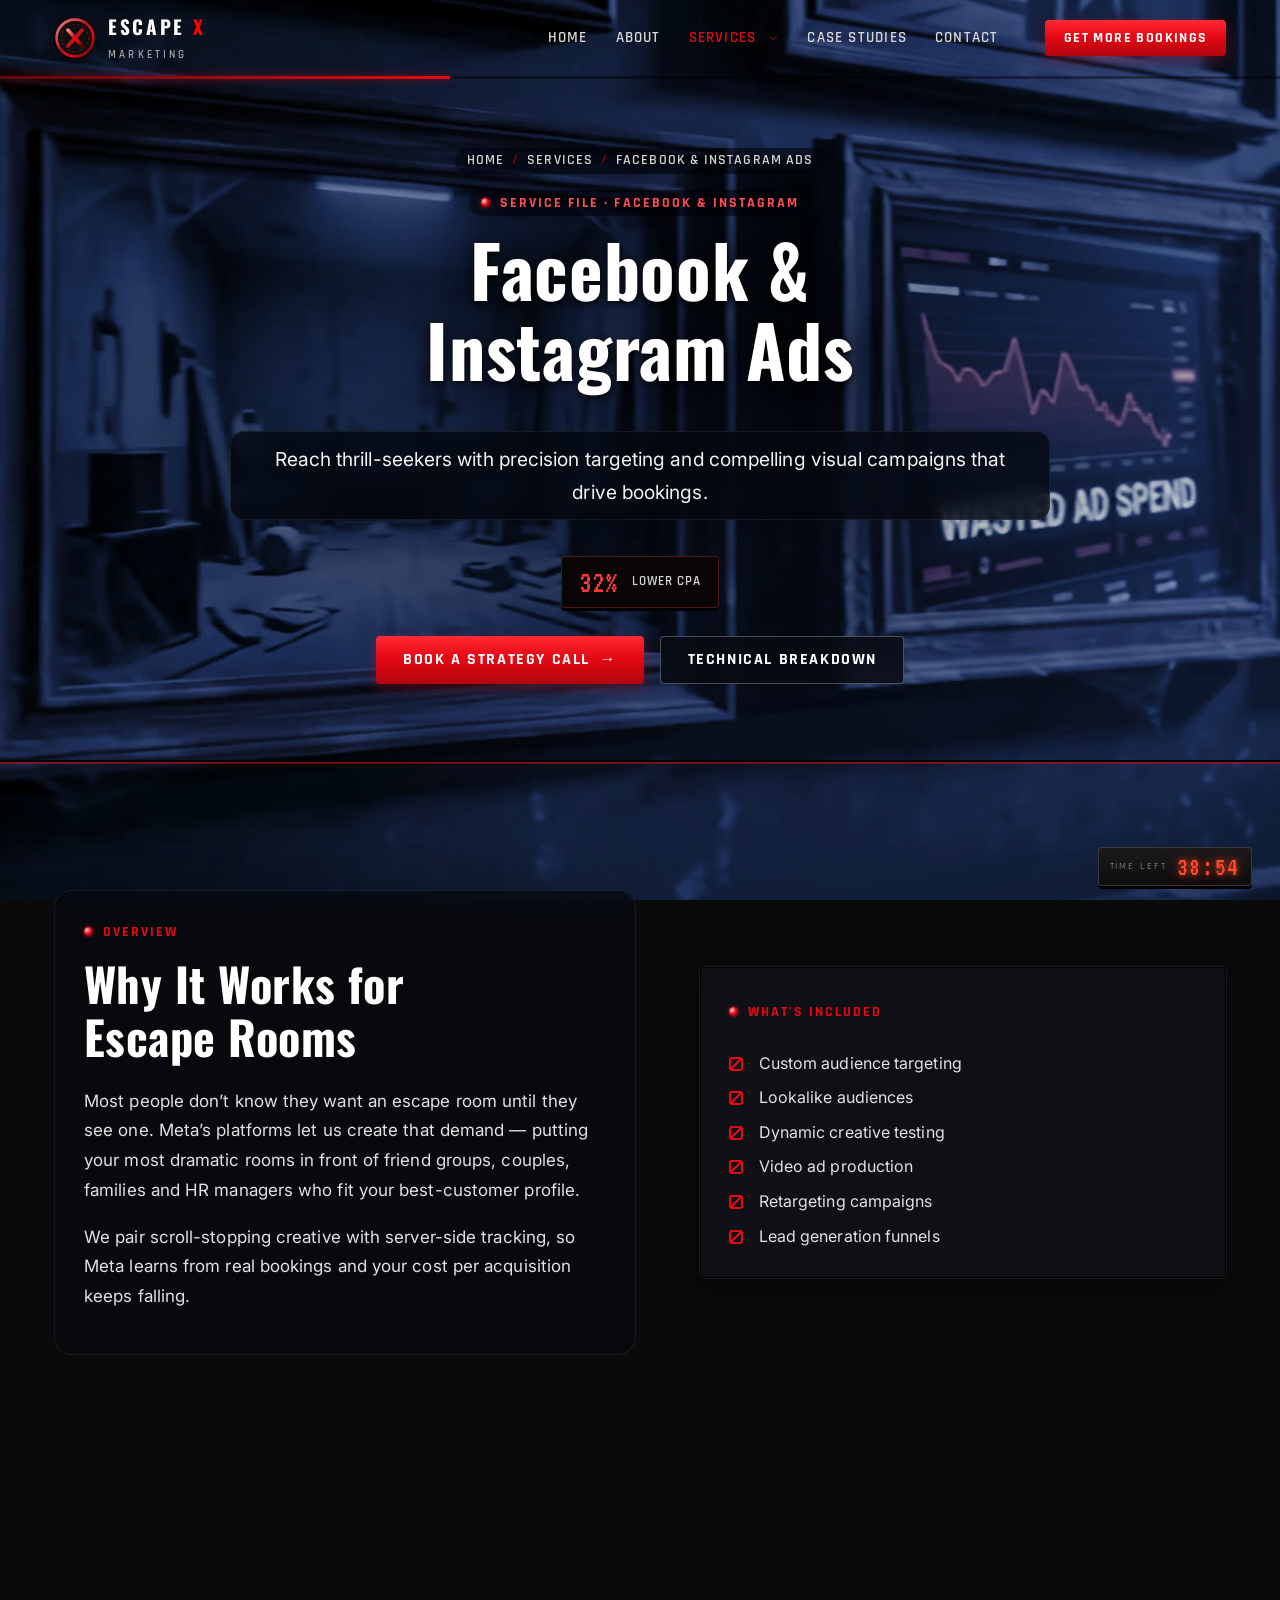
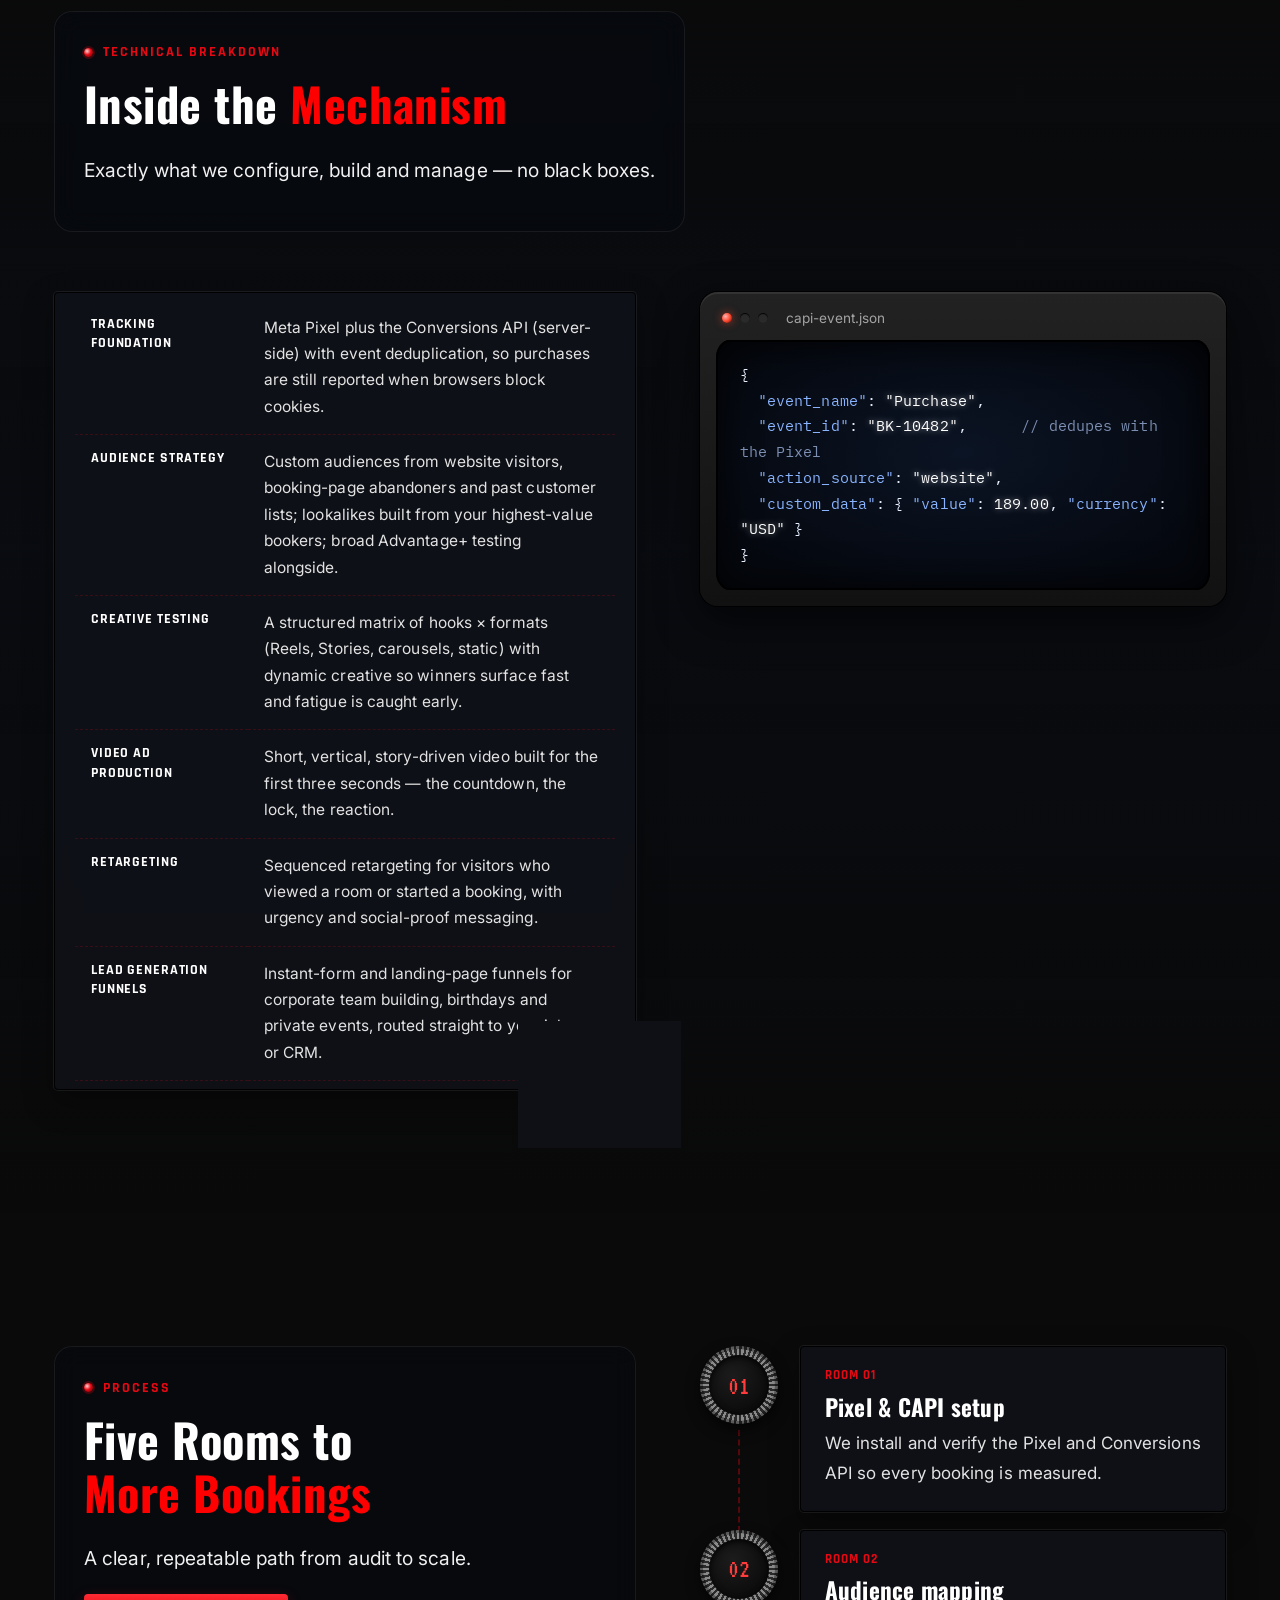
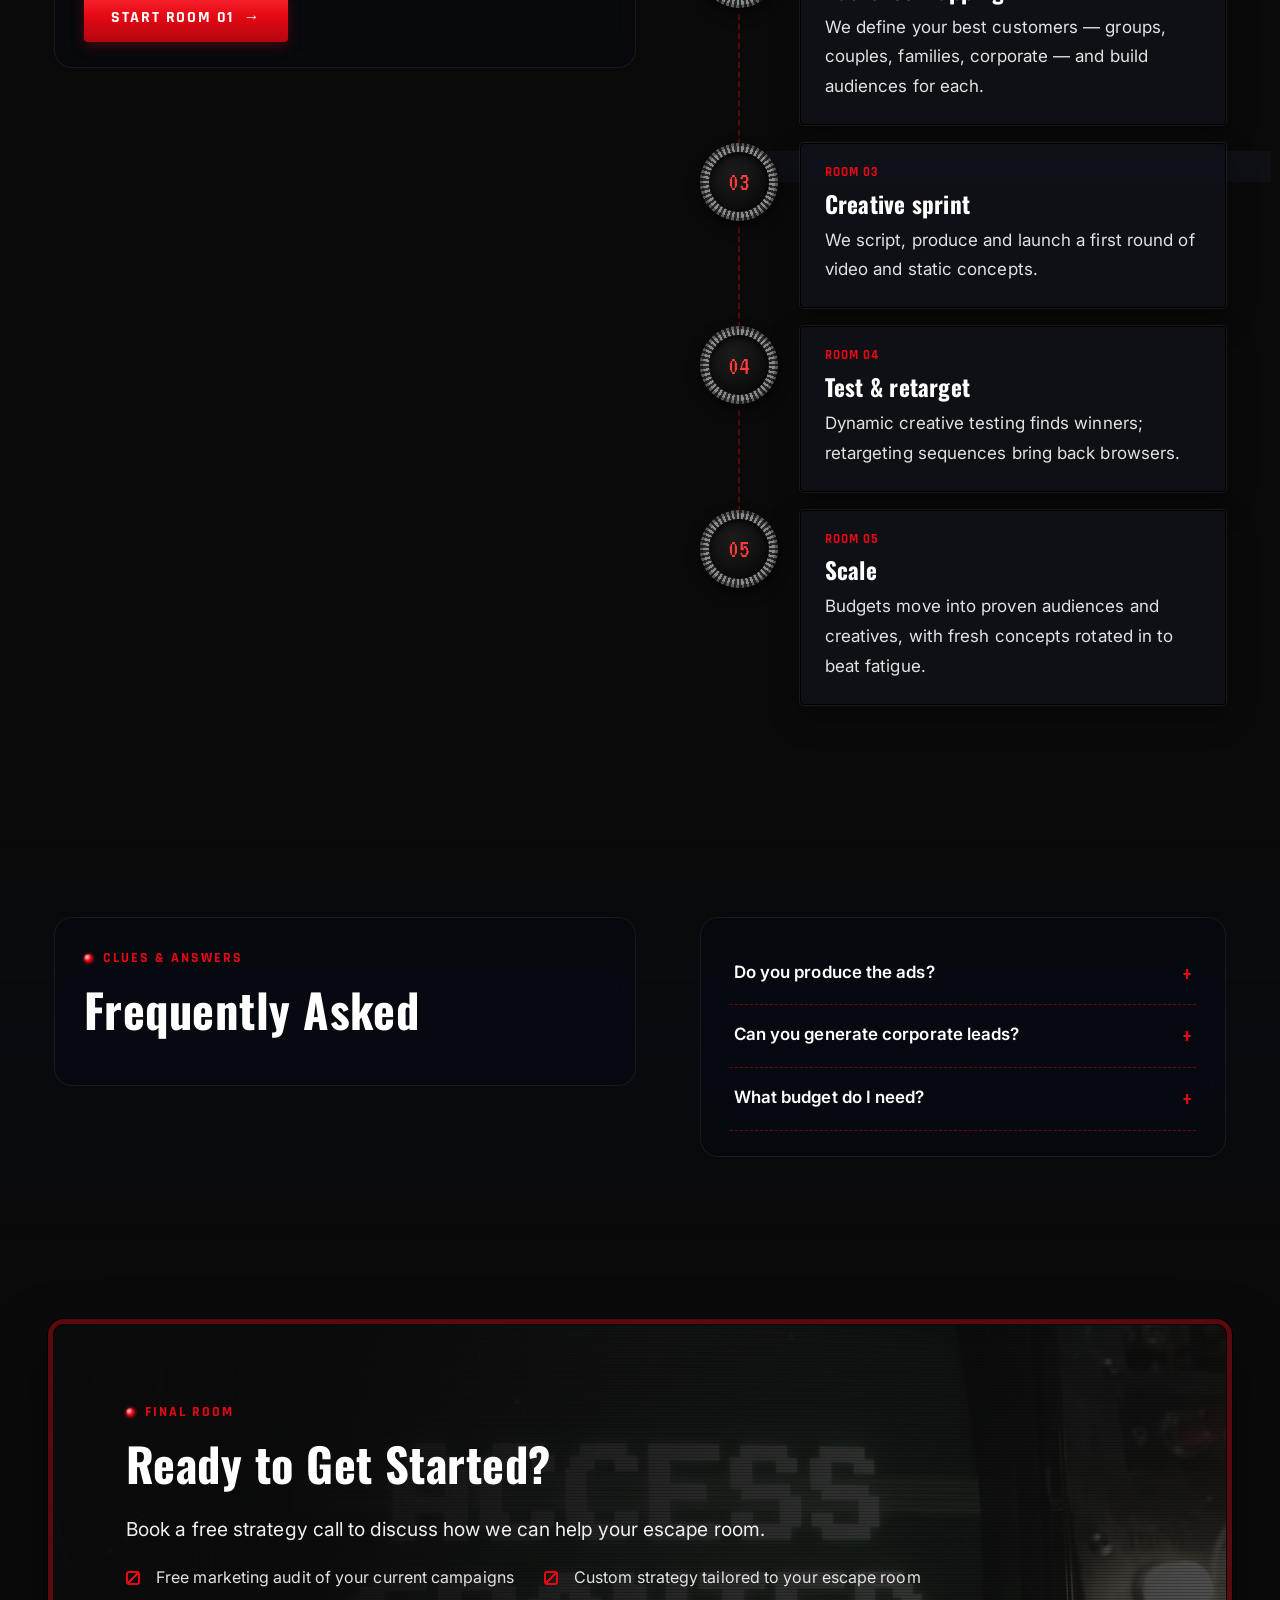
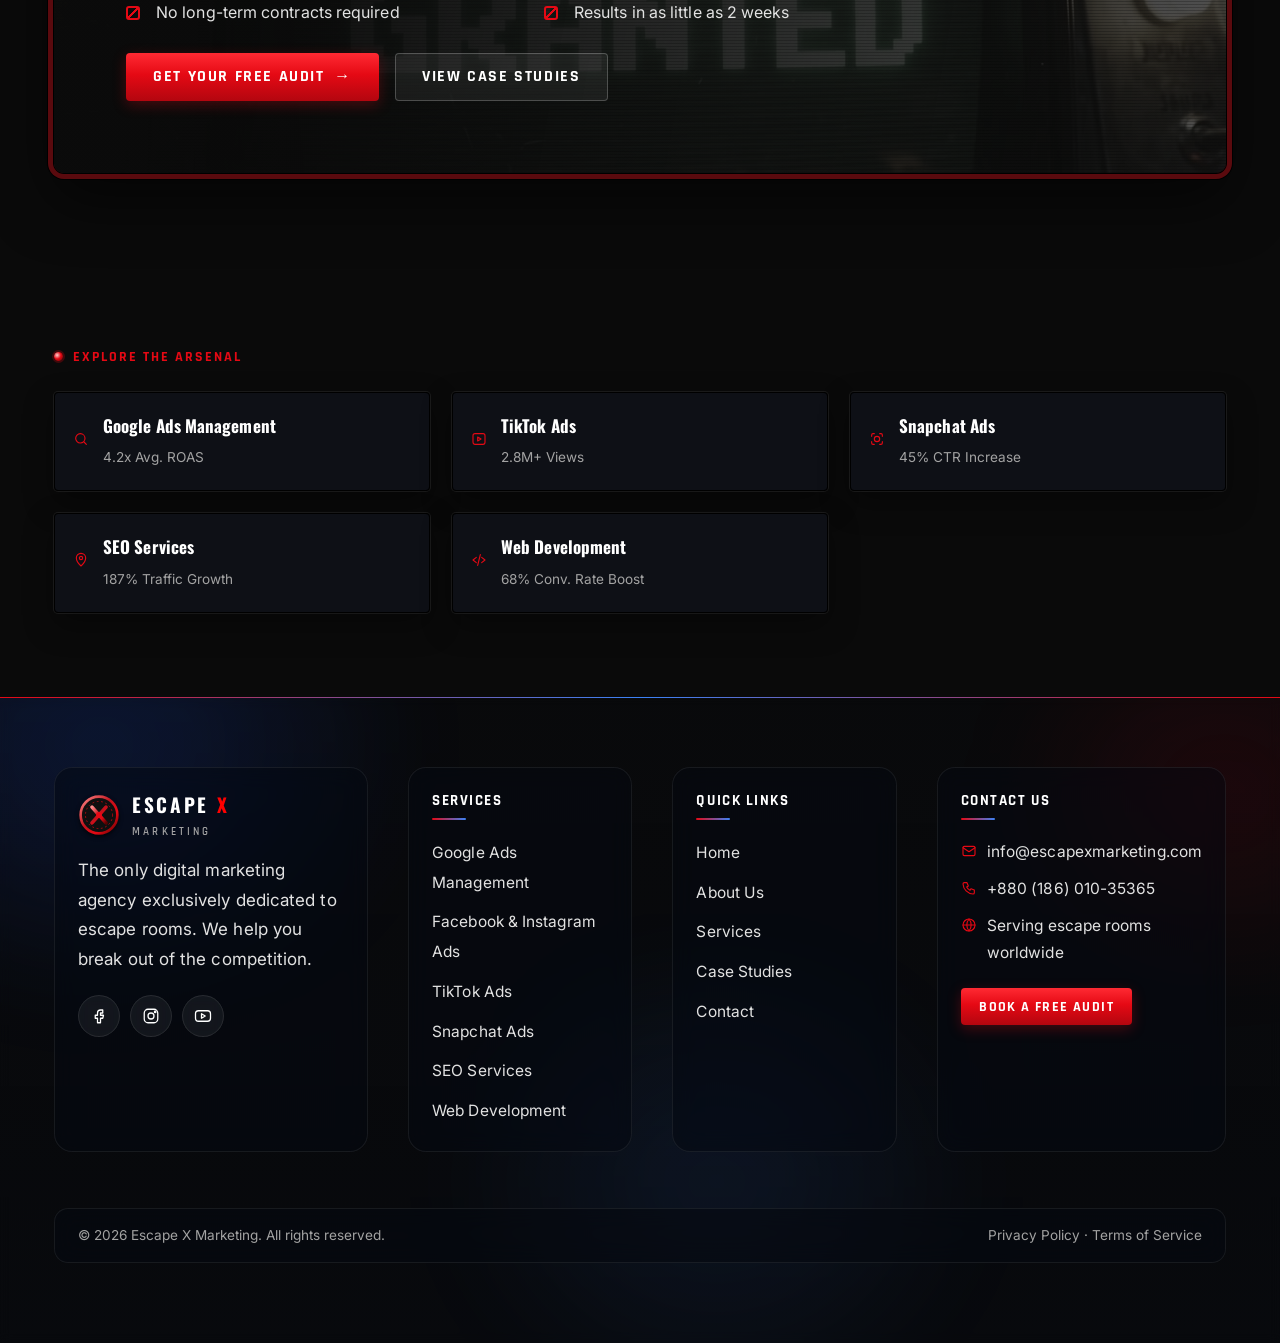
<file: services/facebook-instagram-ads.html>
<!doctype html>
<html lang="en" class="no-js">
<head>
<meta charset="utf-8">
<meta name="robots" content="noindex, nofollow">
<meta name="viewport" content="width=device-width, initial-scale=1, viewport-fit=cover">
<title>Facebook &amp; Instagram Ads for Escape Rooms | Escape X Marketing</title>
<meta name="description" content="Reach thrill-seekers with precision targeting and compelling visual campaigns that drive bookings.">
<meta name="theme-color" content="#0a0a0a">
<meta property="og:title" content="Facebook &amp; Instagram Ads for Escape Rooms | Escape X Marketing">
<meta property="og:description" content="Reach thrill-seekers with precision targeting and compelling visual campaigns that drive bookings.">
<meta property="og:type" content="website">
<link rel="icon" href="data:image/svg+xml,<svg viewBox='0 0 48 48' aria-hidden='true'><defs><linearGradient id='lgB' x1='0' y1='0' x2='1' y2='1'><stop offset='0' stop-color='%23ff8a8a'/><stop offset='.45' stop-color='%23c1121c'/><stop offset='.7' stop-color='%23e50914'/><stop offset='1' stop-color='%235a0000'/></linearGradient></defs><circle cx='24' cy='24' r='21' fill='%230f0f0f' stroke='url(%23lgB)' stroke-width='3'/><circle cx='24' cy='24' r='15.5' fill='none' stroke='%23e50914' stroke-width='1' stroke-dasharray='2 3' opacity='.8'/><path d='M16 15 32 33M32 15 16 33' stroke='url(%23lgB)' stroke-width='4.2' stroke-linecap='round'/><circle cx='24' cy='24' r='3.4' fill='%23e50914'/></svg>">
<link rel="preconnect" href="https://fonts.googleapis.com">
<link rel="preconnect" href="https://fonts.gstatic.com" crossorigin>
<link href="https://fonts.googleapis.com/css2?family=Oswald:wght@500;600;700&family=Rajdhani:wght@500;600;700&family=Inter:wght@400;500;600;700&family=IBM+Plex+Mono:wght@400;500&family=VT323&display=swap" rel="stylesheet">
<link rel="stylesheet" href="../assets/css/site.css">
<link rel="stylesheet" href="../assets/css/scroll-world.css">
</head>
<body>
<a class="skip" href="#main">Skip to content</a>
<header class="site-header">
  <div class="container">
    <a class="brand" href="../index.html" aria-label="Escape X Marketing home"><svg viewBox="0 0 48 48" aria-hidden="true"><defs><linearGradient id="lgB" x1="0" y1="0" x2="1" y2="1"><stop offset="0" stop-color="#ff8a8a"/><stop offset=".45" stop-color="#c1121c"/><stop offset=".7" stop-color="#e50914"/><stop offset="1" stop-color="#5a0000"/></linearGradient></defs><circle cx="24" cy="24" r="21" fill="#0f0f0f" stroke="url(#lgB)" stroke-width="3"/><circle cx="24" cy="24" r="15.5" fill="none" stroke="#e50914" stroke-width="1" stroke-dasharray="2 3" opacity=".8"/><path d="M16 15 32 33M32 15 16 33" stroke="url(#lgB)" stroke-width="4.2" stroke-linecap="round"/><circle cx="24" cy="24" r="3.4" fill="#e50914"/></svg><span><span class="brand-word">ESCAPE <b class="brass-text">X</b></span><span class="brand-sub">MARKETING</span></span></a>
    <button class="burger" type="button" aria-label="Open menu" aria-expanded="false" aria-controls="site-nav"><span></span><span></span><span></span></button>
    <nav class="nav" id="site-nav" aria-label="Main">
      <a href="../index.html">Home</a><a href="../about.html">About</a><div class="dd active"><a class="dd-link" href="../services.html">Services</a><button type="button" class="dd-toggle" aria-expanded="false" aria-controls="svc-menu" aria-label="Show services list"><svg class="" viewBox="0 0 24 24" fill="none" stroke="currentColor" stroke-width="1.7" stroke-linecap="round" stroke-linejoin="round" aria-hidden="true"><path d="m6 9 6 6 6-6"/></svg></button><div class="dd-menu" id="svc-menu"><a href="../services/google-ads.html"><span class="dd-ico"><svg class="" viewBox="0 0 24 24" fill="none" stroke="currentColor" stroke-width="1.7" stroke-linecap="round" stroke-linejoin="round" aria-hidden="true"><circle cx="11" cy="11" r="7"/><path d="m20 20-3.5-3.5"/></svg></span><span class="dd-txt"><b>Google Ads Management</b><small>4.2x Avg. ROAS</small></span></a><a href="../services/facebook-instagram-ads.html" aria-current="page"><span class="dd-ico"><svg class="" viewBox="0 0 24 24" fill="none" stroke="currentColor" stroke-width="1.7" stroke-linecap="round" stroke-linejoin="round" aria-hidden="true"><circle cx="12" cy="12" r="9"/><circle cx="12" cy="12" r="5"/><circle cx="12" cy="12" r="1.5"/></svg></span><span class="dd-txt"><b>Facebook &amp; Instagram Ads</b><small>32% Lower CPA</small></span></a><a href="../services/tiktok-ads.html"><span class="dd-ico"><svg class="" viewBox="0 0 24 24" fill="none" stroke="currentColor" stroke-width="1.7" stroke-linecap="round" stroke-linejoin="round" aria-hidden="true"><rect x="3" y="4" width="18" height="16" rx="3"/><path d="m10 9 5 3-5 3z"/></svg></span><span class="dd-txt"><b>TikTok Ads</b><small>2.8M+ Views</small></span></a><a href="../services/snapchat-ads.html"><span class="dd-ico"><svg class="" viewBox="0 0 24 24" fill="none" stroke="currentColor" stroke-width="1.7" stroke-linecap="round" stroke-linejoin="round" aria-hidden="true"><circle cx="12" cy="12" r="4"/><path d="M4 8V6a2 2 0 0 1 2-2h2M16 4h2a2 2 0 0 1 2 2v2M20 16v2a2 2 0 0 1-2 2h-2M8 20H6a2 2 0 0 1-2-2v-2"/></svg></span><span class="dd-txt"><b>Snapchat Ads</b><small>45% CTR Increase</small></span></a><a href="../services/seo-services.html"><span class="dd-ico"><svg class="" viewBox="0 0 24 24" fill="none" stroke="currentColor" stroke-width="1.7" stroke-linecap="round" stroke-linejoin="round" aria-hidden="true"><path d="M12 21s-7-6.2-7-12a7 7 0 0 1 14 0c0 5.8-7 12-7 12z"/><circle cx="12" cy="9" r="2.5"/></svg></span><span class="dd-txt"><b>SEO Services</b><small>187% Traffic Growth</small></span></a><a href="../services/web-development.html"><span class="dd-ico"><svg class="" viewBox="0 0 24 24" fill="none" stroke="currentColor" stroke-width="1.7" stroke-linecap="round" stroke-linejoin="round" aria-hidden="true"><path d="m8 8-5 4 5 4M16 8l5 4-5 4M14 4l-4 16"/></svg></span><span class="dd-txt"><b>Web Development</b><small>68% Conv. Rate Boost</small></span></a></div></div><a href="../case-studies.html">Case Studies</a><a href="../contact.html">Contact</a>
      <a class="btn mobile-cta" href="../contact.html">Get More Bookings <span class="arrow">→</span></a>
    </nav>
    <a class="btn btn-sm header-cta" href="../contact.html">Get More Bookings</a>
  </div>
</header>
<main id="main">
<section class="page-hero">
  <div class="container">
    <nav class="crumbs" aria-label="Breadcrumb"><a href="../index.html">Home</a><span aria-hidden="true">/</span><a href="../services.html">Services</a><span aria-hidden="true">/</span><span>Facebook &amp; Instagram Ads</span></nav>
    <span class="eyebrow">Service file · Facebook & Instagram</span>
    <h1>Facebook &amp; Instagram Ads</h1>
    <p class="lead">Reach thrill-seekers with precision targeting and compelling visual campaigns that drive bookings.</p>
    <div class="hero-metric"><b>32%</b><span>Lower CPA</span></div><div class="btn-row" style="margin-top:28px"><a class="btn" href="../contact.html">Book a Strategy Call <span class="arrow">→</span></a><a class="btn btn-ghost" href="#breakdown">Technical Breakdown</a></div>
  </div>
</section><section class="section"><div class="container split">
  <div class="reveal"><span class="eyebrow">Overview</span><h2>Why It Works for Escape Rooms</h2><p>Most people don’t know they want an escape room until they see one. Meta’s platforms let us create that demand — putting your most dramatic rooms in front of friend groups, couples, families and HR managers who fit your best-customer profile.</p><p>We pair scroll-stopping creative with server-side tracking, so Meta learns from real bookings and your cost per acquisition keeps falling.</p></div>
  <div class="panel rivets reveal reveal-d1"><span class="eyebrow">What’s Included</span><ul class="checks"><li>Custom audience targeting</li><li>Lookalike audiences</li><li>Dynamic creative testing</li><li>Video ad production</li><li>Retargeting campaigns</li><li>Lead generation funnels</li></ul></div>
</div></section>
<section class="section bg-vault" id="breakdown"><div class="container">
  <div class="section-head reveal"><span class="eyebrow">Technical Breakdown</span><h2>Inside the <span class="brass-text">Mechanism</span></h2><p class="lead">Exactly what we configure, build and manage — no black boxes.</p></div>
  <div class="split" style="align-items:start">
    <div class="panel reveal" style="padding:8px 20px"><table class="spec"><tbody><tr><th>Tracking foundation</th><td>Meta Pixel plus the Conversions API (server-side) with event deduplication, so purchases are still reported when browsers block cookies.</td></tr><tr><th>Audience strategy</th><td>Custom audiences from website visitors, booking-page abandoners and past customer lists; lookalikes built from your highest-value bookers; broad Advantage+ testing alongside.</td></tr><tr><th>Creative testing</th><td>A structured matrix of hooks × formats (Reels, Stories, carousels, static) with dynamic creative so winners surface fast and fatigue is caught early.</td></tr><tr><th>Video ad production</th><td>Short, vertical, story-driven video built for the first three seconds — the countdown, the lock, the reaction.</td></tr><tr><th>Retargeting</th><td>Sequenced retargeting for visitors who viewed a room or started a booking, with urgency and social-proof messaging.</td></tr><tr><th>Lead generation funnels</th><td>Instant-form and landing-page funnels for corporate team building, birthdays and private events, routed straight to your inbox or CRM.</td></tr></tbody></table></div>
    <div class="terminal reveal reveal-d1"><div class="bar"><i></i><i></i><i></i><span class="note" style="margin-left:10px">capi-event.json</span></div><pre>{
  <span class="k">"event_name"</span>: <span class="y">"Purchase"</span>,
  <span class="k">"event_id"</span>: <span class="y">"BK-10482"</span>,      <span class="c">// dedupes with the Pixel</span>
  <span class="k">"action_source"</span>: <span class="y">"website"</span>,
  <span class="k">"custom_data"</span>: { <span class="k">"value"</span>: <span class="y">189.00</span>, <span class="k">"currency"</span>: <span class="y">"USD"</span> }
}</pre></div>
  </div>
</div></section>
<section class="section" id="process"><div class="container split" style="align-items:start">
  <div class="reveal" style="position:sticky;top:110px"><span class="eyebrow">Process</span><h2>Five Rooms to <span class="brass-text">More Bookings</span></h2><p class="lead">A clear, repeatable path from audit to scale.</p><a class="btn" href="../contact.html">Start Room 01 <span class="arrow">→</span></a></div>
  <div class="steps"><div class="step reveal reveal-d0"><div class="knob"><span>01</span></div><div class="panel"><span class="tag">Room 01</span><h3>Pixel &amp; CAPI setup</h3><p style="margin:0">We install and verify the Pixel and Conversions API so every booking is measured.</p></div></div><div class="step reveal reveal-d1"><div class="knob"><span>02</span></div><div class="panel"><span class="tag">Room 02</span><h3>Audience mapping</h3><p style="margin:0">We define your best customers — groups, couples, families, corporate — and build audiences for each.</p></div></div><div class="step reveal reveal-d2"><div class="knob"><span>03</span></div><div class="panel"><span class="tag">Room 03</span><h3>Creative sprint</h3><p style="margin:0">We script, produce and launch a first round of video and static concepts.</p></div></div><div class="step reveal reveal-d0"><div class="knob"><span>04</span></div><div class="panel"><span class="tag">Room 04</span><h3>Test &amp; retarget</h3><p style="margin:0">Dynamic creative testing finds winners; retargeting sequences bring back browsers.</p></div></div><div class="step reveal reveal-d1"><div class="knob"><span>05</span></div><div class="panel"><span class="tag">Room 05</span><h3>Scale</h3><p style="margin:0">Budgets move into proven audiences and creatives, with fresh concepts rotated in to beat fatigue.</p></div></div></div>
</div></section>
<section class="section-tight bg-vault"><div class="container split" style="align-items:start">
  <div class="reveal"><span class="eyebrow">Clues &amp; Answers</span><h2>Frequently Asked</h2></div>
  <div class="faq reveal reveal-d1"><details><summary>Do you produce the ads?</summary><p>Yes — video ad production and creative testing are included, so you don’t need an in-house designer.</p></details><details><summary>Can you generate corporate leads?</summary><p>Yes. We build lead generation funnels specifically for team building and private events.</p></details><details><summary>What budget do I need?</summary><p>It depends on your market and goals. We’ll recommend a starting budget on your free strategy call.</p></details></div>
</div></section>
<section class="section-tight"><div class="container">
  <div class="cta-band reveal">
    <div class="bg"><img src="../assets/img/cta-end.jpg" alt="" loading="lazy"></div>
    <span class="eyebrow">Final room</span>
    <h2>Ready to Get Started?</h2>
    <p class="lead">Book a free strategy call to discuss how we can help your escape room.</p>
    <ul class="checks">
      <li>Free marketing audit of your current campaigns</li><li>Custom strategy tailored to your escape room</li>
      <li>No long-term contracts required</li><li>Results in as little as 2 weeks</li>
    </ul>
    <div class="btn-row"><a class="btn" href="../contact.html">Get Your Free Audit <span class="arrow">→</span></a><a class="btn btn-ghost" href="../case-studies.html">View Case Studies</a></div>
  </div>
</div></section>
<section class="section-tight"><div class="container"><span class="eyebrow">Explore the arsenal</span><div class="grid g3" style="margin-top:10px"><a class="panel panel-glow reveal" href="google-ads.html" style="display:flex;gap:14px;align-items:center;padding:18px"><span class="ico" style="color:var(--brass-2)"><svg class="keyhole" viewBox="0 0 24 24" fill="none" stroke="currentColor" stroke-width="1.7" stroke-linecap="round" stroke-linejoin="round" aria-hidden="true"><circle cx="11" cy="11" r="7"/><path d="m20 20-3.5-3.5"/></svg></span><span><b style="font-family:var(--f-display)">Google Ads Management</b><br><span class="note">4.2x Avg. ROAS</span></span></a><a class="panel panel-glow reveal" href="tiktok-ads.html" style="display:flex;gap:14px;align-items:center;padding:18px"><span class="ico" style="color:var(--brass-2)"><svg class="keyhole" viewBox="0 0 24 24" fill="none" stroke="currentColor" stroke-width="1.7" stroke-linecap="round" stroke-linejoin="round" aria-hidden="true"><rect x="3" y="4" width="18" height="16" rx="3"/><path d="m10 9 5 3-5 3z"/></svg></span><span><b style="font-family:var(--f-display)">TikTok Ads</b><br><span class="note">2.8M+ Views</span></span></a><a class="panel panel-glow reveal" href="snapchat-ads.html" style="display:flex;gap:14px;align-items:center;padding:18px"><span class="ico" style="color:var(--brass-2)"><svg class="keyhole" viewBox="0 0 24 24" fill="none" stroke="currentColor" stroke-width="1.7" stroke-linecap="round" stroke-linejoin="round" aria-hidden="true"><circle cx="12" cy="12" r="4"/><path d="M4 8V6a2 2 0 0 1 2-2h2M16 4h2a2 2 0 0 1 2 2v2M20 16v2a2 2 0 0 1-2 2h-2M8 20H6a2 2 0 0 1-2-2v-2"/></svg></span><span><b style="font-family:var(--f-display)">Snapchat Ads</b><br><span class="note">45% CTR Increase</span></span></a><a class="panel panel-glow reveal" href="seo-services.html" style="display:flex;gap:14px;align-items:center;padding:18px"><span class="ico" style="color:var(--brass-2)"><svg class="keyhole" viewBox="0 0 24 24" fill="none" stroke="currentColor" stroke-width="1.7" stroke-linecap="round" stroke-linejoin="round" aria-hidden="true"><path d="M12 21s-7-6.2-7-12a7 7 0 0 1 14 0c0 5.8-7 12-7 12z"/><circle cx="12" cy="9" r="2.5"/></svg></span><span><b style="font-family:var(--f-display)">SEO Services</b><br><span class="note">187% Traffic Growth</span></span></a><a class="panel panel-glow reveal" href="web-development.html" style="display:flex;gap:14px;align-items:center;padding:18px"><span class="ico" style="color:var(--brass-2)"><svg class="keyhole" viewBox="0 0 24 24" fill="none" stroke="currentColor" stroke-width="1.7" stroke-linecap="round" stroke-linejoin="round" aria-hidden="true"><path d="m8 8-5 4 5 4M16 8l5 4-5 4M14 4l-4 16"/></svg></span><span><b style="font-family:var(--f-display)">Web Development</b><br><span class="note">68% Conv. Rate Boost</span></span></a></div></div></section>
</main>
<footer class="site-footer">
  <div class="container">
    <div class="foot-grid">
      <div>
        <a class="brand" href="../index.html" aria-label="Escape X Marketing home"><svg viewBox="0 0 48 48" aria-hidden="true"><defs><linearGradient id="lgB" x1="0" y1="0" x2="1" y2="1"><stop offset="0" stop-color="#ff8a8a"/><stop offset=".45" stop-color="#c1121c"/><stop offset=".7" stop-color="#e50914"/><stop offset="1" stop-color="#5a0000"/></linearGradient></defs><circle cx="24" cy="24" r="21" fill="#0f0f0f" stroke="url(#lgB)" stroke-width="3"/><circle cx="24" cy="24" r="15.5" fill="none" stroke="#e50914" stroke-width="1" stroke-dasharray="2 3" opacity=".8"/><path d="M16 15 32 33M32 15 16 33" stroke="url(#lgB)" stroke-width="4.2" stroke-linecap="round"/><circle cx="24" cy="24" r="3.4" fill="#e50914"/></svg><span><span class="brand-word">ESCAPE <b class="brass-text">X</b></span><span class="brand-sub">MARKETING</span></span></a>
        <p style="margin-top:18px;max-width:34ch">The only digital marketing agency exclusively dedicated to escape rooms. We help you break out of the competition.</p>
        <div class="socials">
          <a href="https://www.facebook.com/escapexmarketing/" target="_blank" rel="noopener" aria-label="Facebook"><svg class="" viewBox="0 0 24 24" fill="none" stroke="currentColor" stroke-width="1.7" stroke-linecap="round" stroke-linejoin="round" aria-hidden="true"><path d="M14 8h3V4h-3a4 4 0 0 0-4 4v3H7v4h3v6h4v-6h3l1-4h-4V8a0 0 0 0 1 0 0z"/></svg></a>
          <a href="https://www.instagram.com/escapexmarketing/" target="_blank" rel="noopener" aria-label="Instagram"><svg class="" viewBox="0 0 24 24" fill="none" stroke="currentColor" stroke-width="1.7" stroke-linecap="round" stroke-linejoin="round" aria-hidden="true"><rect x="3" y="3" width="18" height="18" rx="5"/><circle cx="12" cy="12" r="4"/><circle cx="17.5" cy="6.5" r="1"/></svg></a>
          <a href="https://www.youtube.com/@EscapeXMarketing" target="_blank" rel="noopener" aria-label="YouTube"><svg class="" viewBox="0 0 24 24" fill="none" stroke="currentColor" stroke-width="1.7" stroke-linecap="round" stroke-linejoin="round" aria-hidden="true"><rect x="2" y="5" width="20" height="14" rx="4"/><path d="m10 9 5 3-5 3z"/></svg></a>
        </div>
      </div>
      <div><h4>Services</h4><ul><li><a href="../services/google-ads.html">Google Ads Management</a></li><li><a href="../services/facebook-instagram-ads.html">Facebook &amp; Instagram Ads</a></li><li><a href="../services/tiktok-ads.html">TikTok Ads</a></li><li><a href="../services/snapchat-ads.html">Snapchat Ads</a></li><li><a href="../services/seo-services.html">SEO Services</a></li><li><a href="../services/web-development.html">Web Development</a></li></ul></div>
      <div><h4>Quick Links</h4><ul>
        <li><a href="../index.html">Home</a></li><li><a href="../about.html">About Us</a></li>
        <li><a href="../services.html">Services</a></li><li><a href="../case-studies.html">Case Studies</a></li>
        <li><a href="../contact.html">Contact</a></li></ul></div>
      <div><h4>Contact Us</h4><ul class="foot-contact">
        <li><svg class="" viewBox="0 0 24 24" fill="none" stroke="currentColor" stroke-width="1.7" stroke-linecap="round" stroke-linejoin="round" aria-hidden="true"><rect x="3" y="5" width="18" height="14" rx="2"/><path d="m3 7 9 6 9-6"/></svg><a href="mailto:info@escapexmarketing.com">info@escapexmarketing.com</a></li>
        <li><svg class="" viewBox="0 0 24 24" fill="none" stroke="currentColor" stroke-width="1.7" stroke-linecap="round" stroke-linejoin="round" aria-hidden="true"><path d="M5 4h4l2 5-2.5 1.5a11 11 0 0 0 5 5L15 13l5 2v4a2 2 0 0 1-2 2A16 16 0 0 1 3 6a2 2 0 0 1 2-2"/></svg><a href="tel:+8801860103565">+880 (186) 010-35365</a></li>
        <li><svg class="" viewBox="0 0 24 24" fill="none" stroke="currentColor" stroke-width="1.7" stroke-linecap="round" stroke-linejoin="round" aria-hidden="true"><circle cx="12" cy="12" r="9"/><path d="M3 12h18M12 3a14 14 0 0 1 0 18M12 3a14 14 0 0 0 0 18"/></svg><span>Serving escape rooms worldwide</span></li></ul>
        <a class="btn btn-sm" style="margin-top:22px" href="../contact.html">Book a Free Audit</a>
      </div>
    </div>
    <div class="foot-bottom">
      <span>© <span data-year>2026</span> Escape X Marketing. All rights reserved.</span>
      <span><a href="https://escapexmarketing.com/privacy-policy/" target="_blank" rel="noopener">Privacy Policy</a> · <a href="https://escapexmarketing.com/terms-&-conditions/" target="_blank" rel="noopener">Terms of Service</a></span>
    </div>
  </div>
</footer>
<script src="../assets/js/site.js" defer></script>
<script src="../assets/js/scroll-world.js"></script>
<script>mountScrollWorld({"sections": [{"label": "Facebook & Instagram", "clip": "../assets/video/pages/facebook-instagram-ads.mp4", "clipMobile": "../assets/video/pages/facebook-instagram-ads-m.mp4", "still": "../assets/img/pages/facebook-instagram-ads.jpg", "anchor": null}], "timer": {"from": 3600}, "rail": false, "lite": false, "crossfade": 0.45});</script>
</body>
</html>
</file>
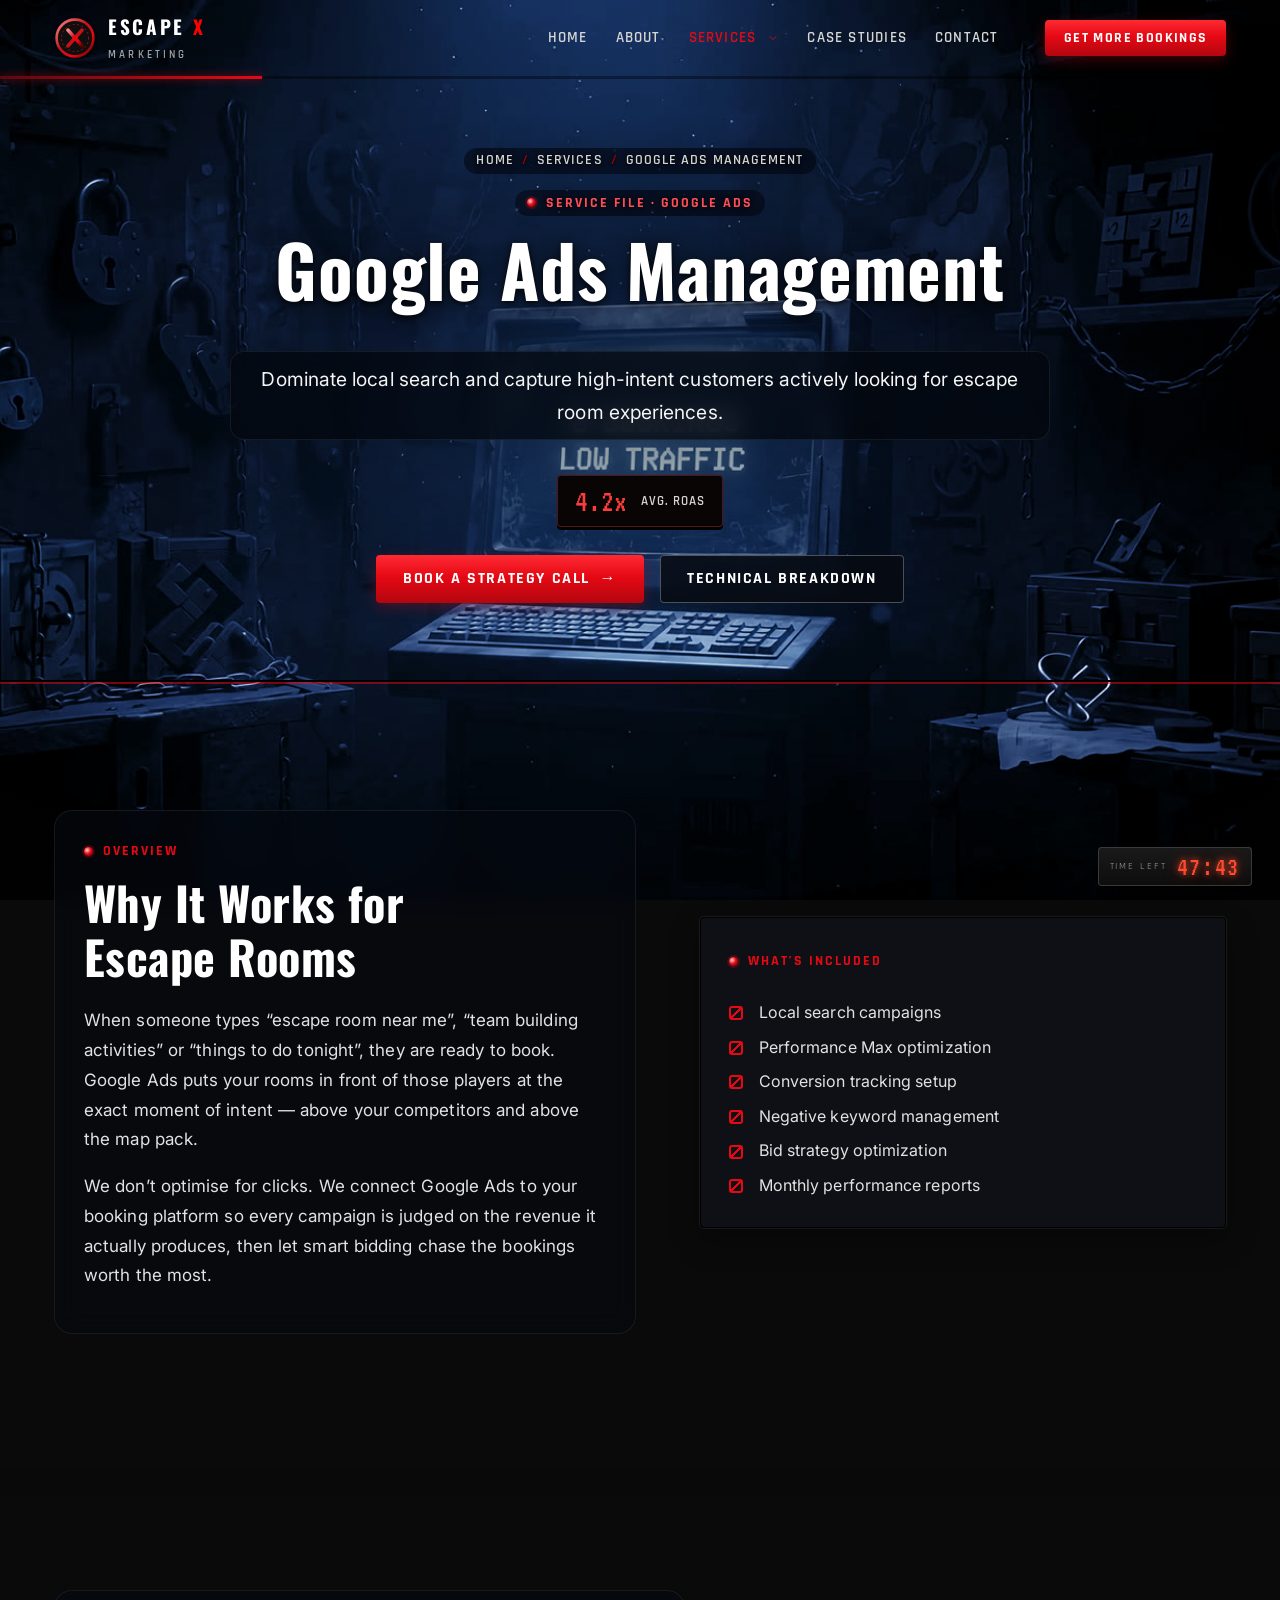
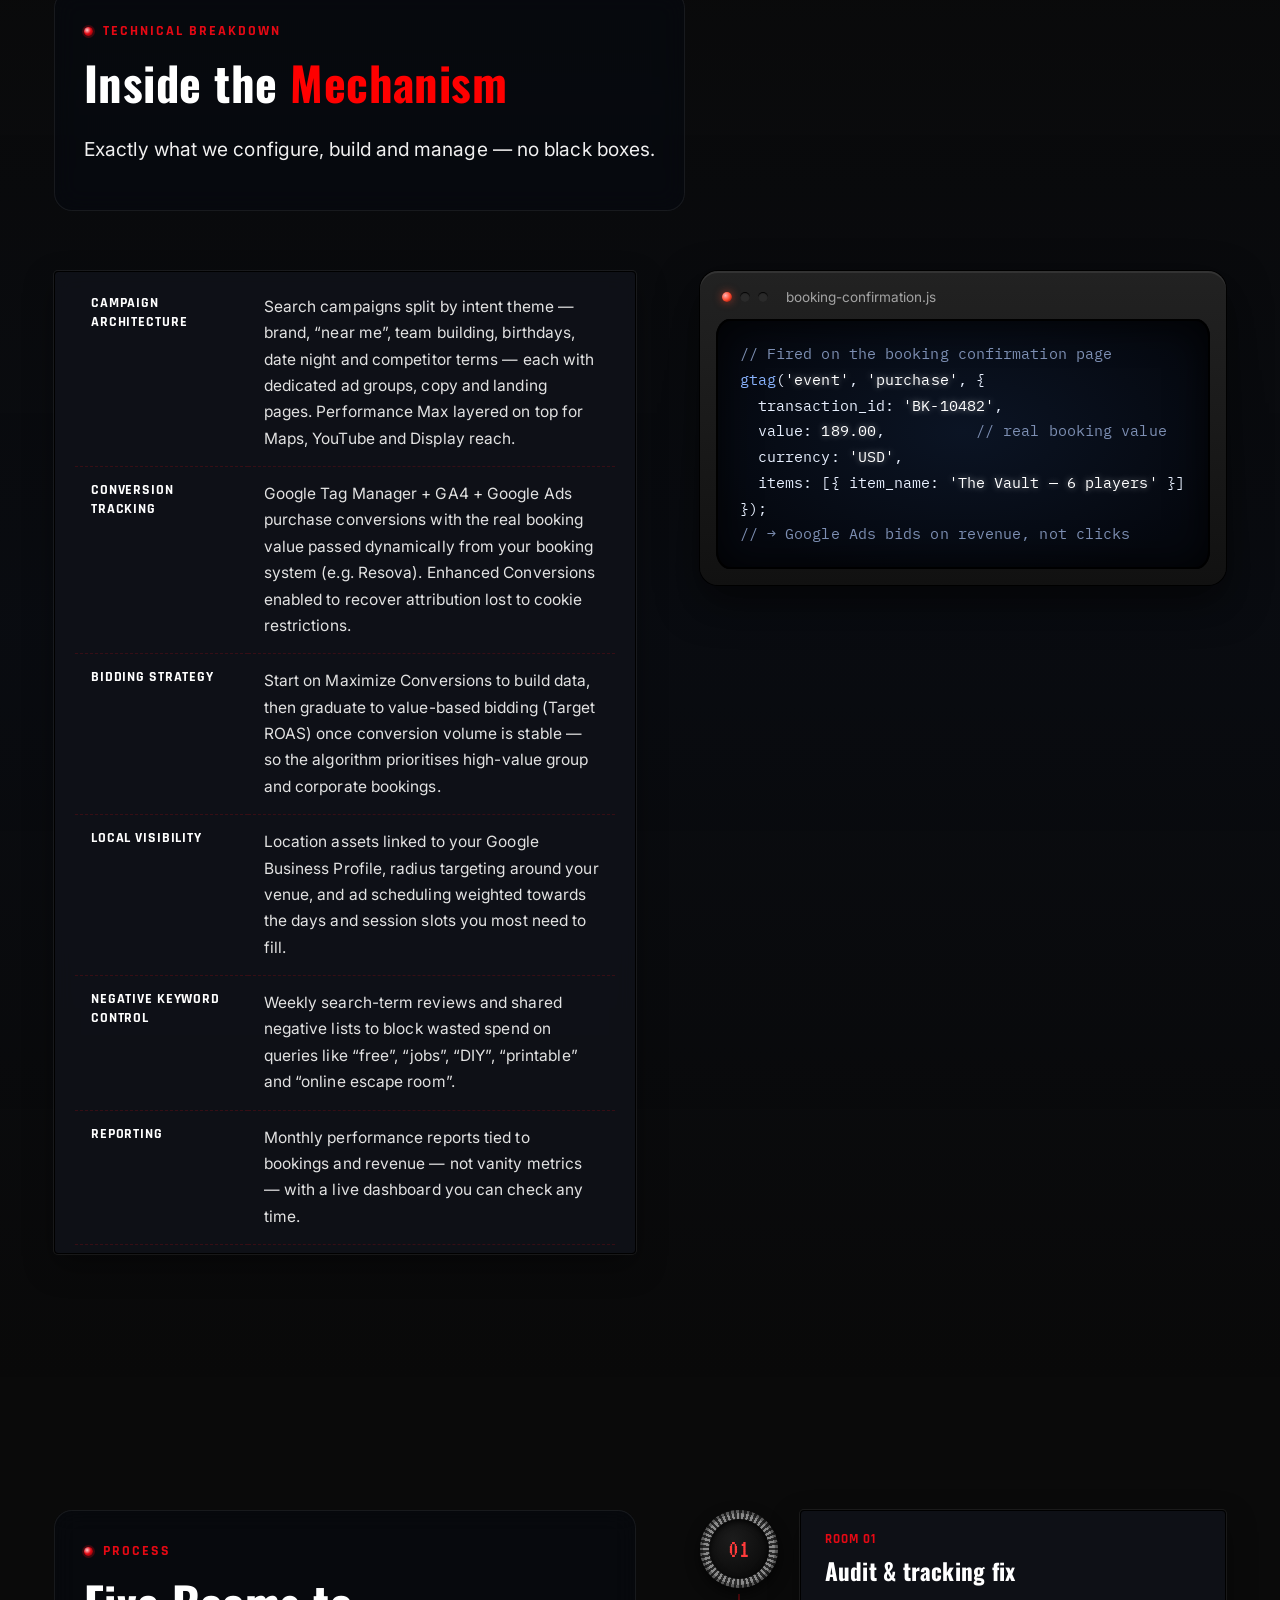
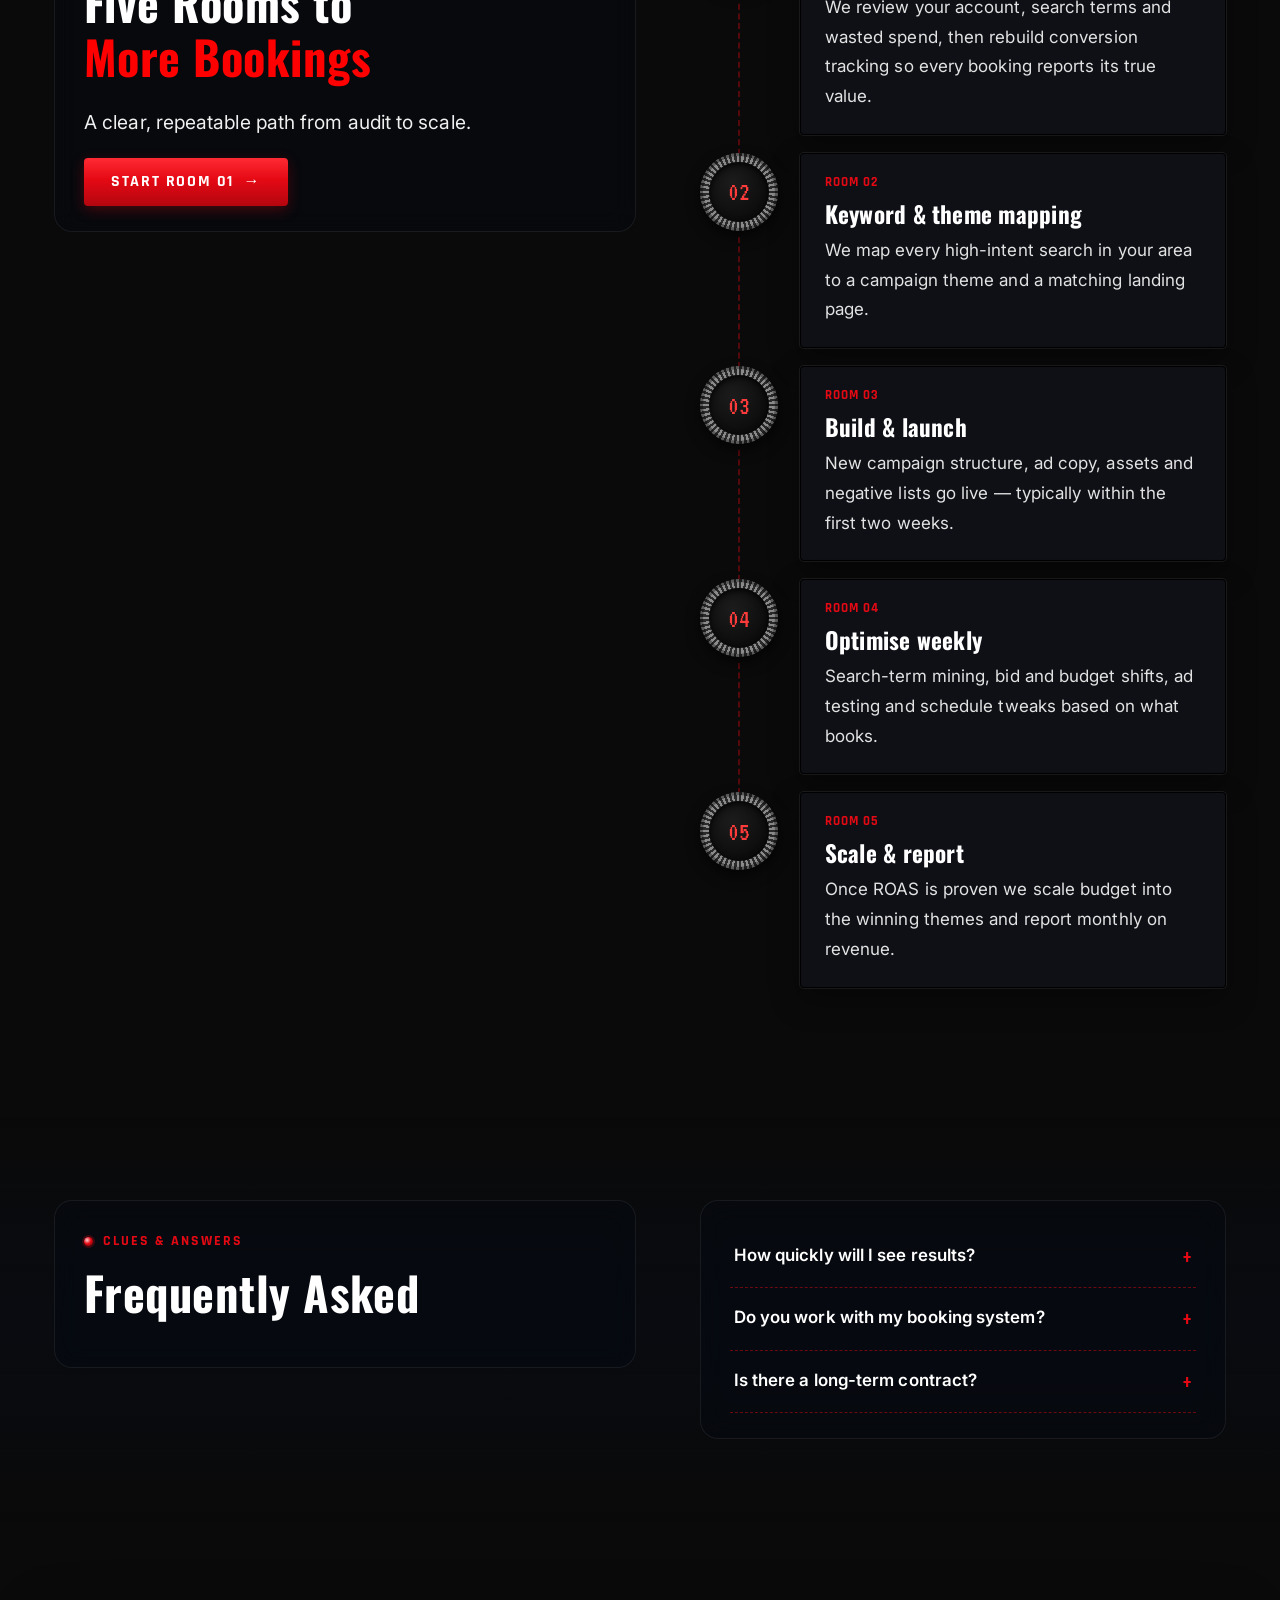
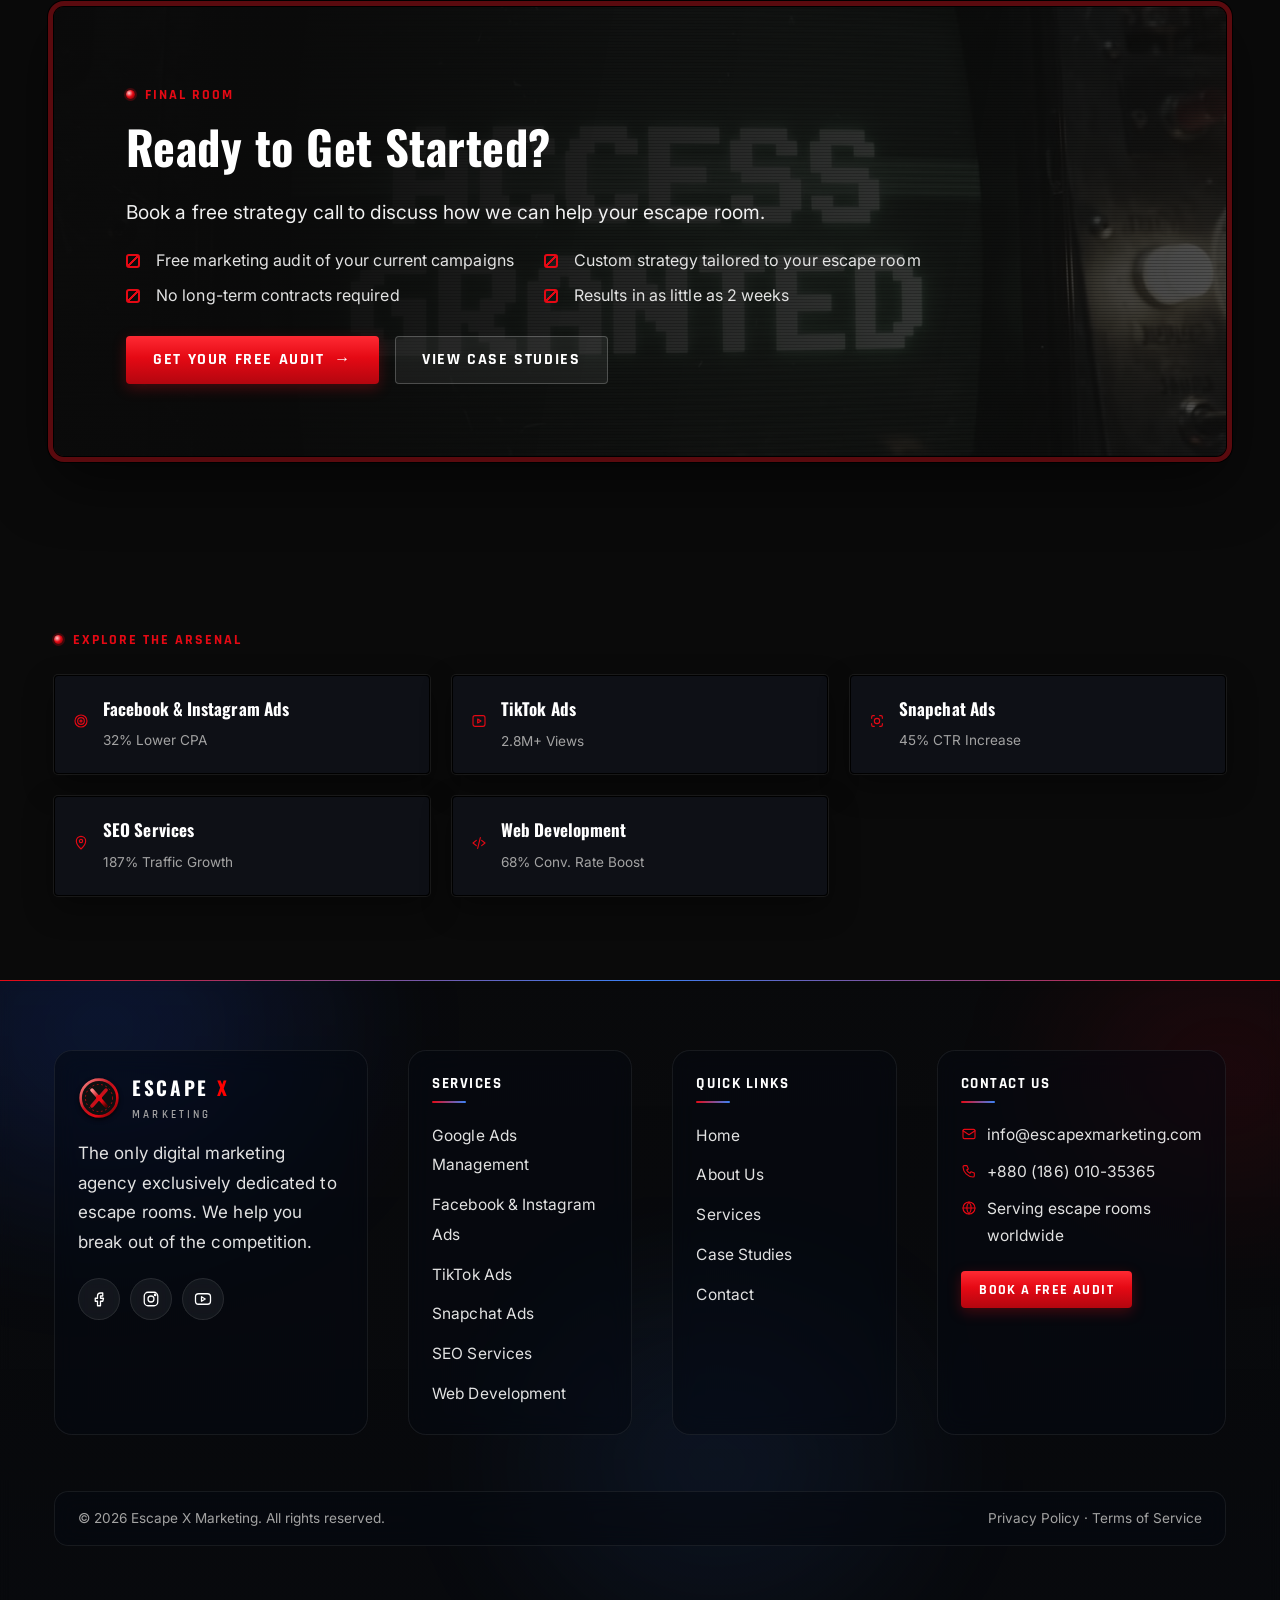
<file: services/google-ads.html>
<!doctype html>
<html lang="en" class="no-js">
<head>
<meta charset="utf-8">
<meta name="robots" content="noindex, nofollow">
<meta name="viewport" content="width=device-width, initial-scale=1, viewport-fit=cover">
<title>Google Ads Management for Escape Rooms | Escape X Marketing</title>
<meta name="description" content="Dominate local search and capture high-intent customers actively looking for escape room experiences.">
<meta name="theme-color" content="#0a0a0a">
<meta property="og:title" content="Google Ads Management for Escape Rooms | Escape X Marketing">
<meta property="og:description" content="Dominate local search and capture high-intent customers actively looking for escape room experiences.">
<meta property="og:type" content="website">
<link rel="icon" href="data:image/svg+xml,<svg viewBox='0 0 48 48' aria-hidden='true'><defs><linearGradient id='lgB' x1='0' y1='0' x2='1' y2='1'><stop offset='0' stop-color='%23ff8a8a'/><stop offset='.45' stop-color='%23c1121c'/><stop offset='.7' stop-color='%23e50914'/><stop offset='1' stop-color='%235a0000'/></linearGradient></defs><circle cx='24' cy='24' r='21' fill='%230f0f0f' stroke='url(%23lgB)' stroke-width='3'/><circle cx='24' cy='24' r='15.5' fill='none' stroke='%23e50914' stroke-width='1' stroke-dasharray='2 3' opacity='.8'/><path d='M16 15 32 33M32 15 16 33' stroke='url(%23lgB)' stroke-width='4.2' stroke-linecap='round'/><circle cx='24' cy='24' r='3.4' fill='%23e50914'/></svg>">
<link rel="preconnect" href="https://fonts.googleapis.com">
<link rel="preconnect" href="https://fonts.gstatic.com" crossorigin>
<link href="https://fonts.googleapis.com/css2?family=Oswald:wght@500;600;700&family=Rajdhani:wght@500;600;700&family=Inter:wght@400;500;600;700&family=IBM+Plex+Mono:wght@400;500&family=VT323&display=swap" rel="stylesheet">
<link rel="stylesheet" href="../assets/css/site.css">
<link rel="stylesheet" href="../assets/css/scroll-world.css">
</head>
<body>
<a class="skip" href="#main">Skip to content</a>
<header class="site-header">
  <div class="container">
    <a class="brand" href="../index.html" aria-label="Escape X Marketing home"><svg viewBox="0 0 48 48" aria-hidden="true"><defs><linearGradient id="lgB" x1="0" y1="0" x2="1" y2="1"><stop offset="0" stop-color="#ff8a8a"/><stop offset=".45" stop-color="#c1121c"/><stop offset=".7" stop-color="#e50914"/><stop offset="1" stop-color="#5a0000"/></linearGradient></defs><circle cx="24" cy="24" r="21" fill="#0f0f0f" stroke="url(#lgB)" stroke-width="3"/><circle cx="24" cy="24" r="15.5" fill="none" stroke="#e50914" stroke-width="1" stroke-dasharray="2 3" opacity=".8"/><path d="M16 15 32 33M32 15 16 33" stroke="url(#lgB)" stroke-width="4.2" stroke-linecap="round"/><circle cx="24" cy="24" r="3.4" fill="#e50914"/></svg><span><span class="brand-word">ESCAPE <b class="brass-text">X</b></span><span class="brand-sub">MARKETING</span></span></a>
    <button class="burger" type="button" aria-label="Open menu" aria-expanded="false" aria-controls="site-nav"><span></span><span></span><span></span></button>
    <nav class="nav" id="site-nav" aria-label="Main">
      <a href="../index.html">Home</a><a href="../about.html">About</a><div class="dd active"><a class="dd-link" href="../services.html">Services</a><button type="button" class="dd-toggle" aria-expanded="false" aria-controls="svc-menu" aria-label="Show services list"><svg class="" viewBox="0 0 24 24" fill="none" stroke="currentColor" stroke-width="1.7" stroke-linecap="round" stroke-linejoin="round" aria-hidden="true"><path d="m6 9 6 6 6-6"/></svg></button><div class="dd-menu" id="svc-menu"><a href="../services/google-ads.html" aria-current="page"><span class="dd-ico"><svg class="" viewBox="0 0 24 24" fill="none" stroke="currentColor" stroke-width="1.7" stroke-linecap="round" stroke-linejoin="round" aria-hidden="true"><circle cx="11" cy="11" r="7"/><path d="m20 20-3.5-3.5"/></svg></span><span class="dd-txt"><b>Google Ads Management</b><small>4.2x Avg. ROAS</small></span></a><a href="../services/facebook-instagram-ads.html"><span class="dd-ico"><svg class="" viewBox="0 0 24 24" fill="none" stroke="currentColor" stroke-width="1.7" stroke-linecap="round" stroke-linejoin="round" aria-hidden="true"><circle cx="12" cy="12" r="9"/><circle cx="12" cy="12" r="5"/><circle cx="12" cy="12" r="1.5"/></svg></span><span class="dd-txt"><b>Facebook &amp; Instagram Ads</b><small>32% Lower CPA</small></span></a><a href="../services/tiktok-ads.html"><span class="dd-ico"><svg class="" viewBox="0 0 24 24" fill="none" stroke="currentColor" stroke-width="1.7" stroke-linecap="round" stroke-linejoin="round" aria-hidden="true"><rect x="3" y="4" width="18" height="16" rx="3"/><path d="m10 9 5 3-5 3z"/></svg></span><span class="dd-txt"><b>TikTok Ads</b><small>2.8M+ Views</small></span></a><a href="../services/snapchat-ads.html"><span class="dd-ico"><svg class="" viewBox="0 0 24 24" fill="none" stroke="currentColor" stroke-width="1.7" stroke-linecap="round" stroke-linejoin="round" aria-hidden="true"><circle cx="12" cy="12" r="4"/><path d="M4 8V6a2 2 0 0 1 2-2h2M16 4h2a2 2 0 0 1 2 2v2M20 16v2a2 2 0 0 1-2 2h-2M8 20H6a2 2 0 0 1-2-2v-2"/></svg></span><span class="dd-txt"><b>Snapchat Ads</b><small>45% CTR Increase</small></span></a><a href="../services/seo-services.html"><span class="dd-ico"><svg class="" viewBox="0 0 24 24" fill="none" stroke="currentColor" stroke-width="1.7" stroke-linecap="round" stroke-linejoin="round" aria-hidden="true"><path d="M12 21s-7-6.2-7-12a7 7 0 0 1 14 0c0 5.8-7 12-7 12z"/><circle cx="12" cy="9" r="2.5"/></svg></span><span class="dd-txt"><b>SEO Services</b><small>187% Traffic Growth</small></span></a><a href="../services/web-development.html"><span class="dd-ico"><svg class="" viewBox="0 0 24 24" fill="none" stroke="currentColor" stroke-width="1.7" stroke-linecap="round" stroke-linejoin="round" aria-hidden="true"><path d="m8 8-5 4 5 4M16 8l5 4-5 4M14 4l-4 16"/></svg></span><span class="dd-txt"><b>Web Development</b><small>68% Conv. Rate Boost</small></span></a></div></div><a href="../case-studies.html">Case Studies</a><a href="../contact.html">Contact</a>
      <a class="btn mobile-cta" href="../contact.html">Get More Bookings <span class="arrow">→</span></a>
    </nav>
    <a class="btn btn-sm header-cta" href="../contact.html">Get More Bookings</a>
  </div>
</header>
<main id="main">
<section class="page-hero">
  <div class="container">
    <nav class="crumbs" aria-label="Breadcrumb"><a href="../index.html">Home</a><span aria-hidden="true">/</span><a href="../services.html">Services</a><span aria-hidden="true">/</span><span>Google Ads Management</span></nav>
    <span class="eyebrow">Service file · Google Ads</span>
    <h1>Google Ads Management</h1>
    <p class="lead">Dominate local search and capture high-intent customers actively looking for escape room experiences.</p>
    <div class="hero-metric"><b>4.2x</b><span>Avg. ROAS</span></div><div class="btn-row" style="margin-top:28px"><a class="btn" href="../contact.html">Book a Strategy Call <span class="arrow">→</span></a><a class="btn btn-ghost" href="#breakdown">Technical Breakdown</a></div>
  </div>
</section><section class="section"><div class="container split">
  <div class="reveal"><span class="eyebrow">Overview</span><h2>Why It Works for Escape Rooms</h2><p>When someone types “escape room near me”, “team building activities” or “things to do tonight”, they are ready to book. Google Ads puts your rooms in front of those players at the exact moment of intent — above your competitors and above the map pack.</p><p>We don’t optimise for clicks. We connect Google Ads to your booking platform so every campaign is judged on the revenue it actually produces, then let smart bidding chase the bookings worth the most.</p></div>
  <div class="panel rivets reveal reveal-d1"><span class="eyebrow">What’s Included</span><ul class="checks"><li>Local search campaigns</li><li>Performance Max optimization</li><li>Conversion tracking setup</li><li>Negative keyword management</li><li>Bid strategy optimization</li><li>Monthly performance reports</li></ul></div>
</div></section>
<section class="section bg-vault" id="breakdown"><div class="container">
  <div class="section-head reveal"><span class="eyebrow">Technical Breakdown</span><h2>Inside the <span class="brass-text">Mechanism</span></h2><p class="lead">Exactly what we configure, build and manage — no black boxes.</p></div>
  <div class="split" style="align-items:start">
    <div class="panel reveal" style="padding:8px 20px"><table class="spec"><tbody><tr><th>Campaign architecture</th><td>Search campaigns split by intent theme — brand, “near me”, team building, birthdays, date night and competitor terms — each with dedicated ad groups, copy and landing pages. Performance Max layered on top for Maps, YouTube and Display reach.</td></tr><tr><th>Conversion tracking</th><td>Google Tag Manager + GA4 + Google Ads purchase conversions with the real booking value passed dynamically from your booking system (e.g. Resova). Enhanced Conversions enabled to recover attribution lost to cookie restrictions.</td></tr><tr><th>Bidding strategy</th><td>Start on Maximize Conversions to build data, then graduate to value-based bidding (Target ROAS) once conversion volume is stable — so the algorithm prioritises high-value group and corporate bookings.</td></tr><tr><th>Local visibility</th><td>Location assets linked to your Google Business Profile, radius targeting around your venue, and ad scheduling weighted towards the days and session slots you most need to fill.</td></tr><tr><th>Negative keyword control</th><td>Weekly search-term reviews and shared negative lists to block wasted spend on queries like “free”, “jobs”, “DIY”, “printable” and “online escape room”.</td></tr><tr><th>Reporting</th><td>Monthly performance reports tied to bookings and revenue — not vanity metrics — with a live dashboard you can check any time.</td></tr></tbody></table></div>
    <div class="terminal reveal reveal-d1"><div class="bar"><i></i><i></i><i></i><span class="note" style="margin-left:10px">booking-confirmation.js</span></div><pre><span class="c">// Fired on the booking confirmation page</span>
<span class="k">gtag</span>(<span class="y">'event'</span>, <span class="y">'purchase'</span>, {
  transaction_id: <span class="y">'BK-10482'</span>,
  value: <span class="y">189.00</span>,          <span class="c">// real booking value</span>
  currency: <span class="y">'USD'</span>,
  items: [{ item_name: <span class="y">'The Vault — 6 players'</span> }]
});
<span class="c">// → Google Ads bids on revenue, not clicks</span></pre></div>
  </div>
</div></section>
<section class="section" id="process"><div class="container split" style="align-items:start">
  <div class="reveal" style="position:sticky;top:110px"><span class="eyebrow">Process</span><h2>Five Rooms to <span class="brass-text">More Bookings</span></h2><p class="lead">A clear, repeatable path from audit to scale.</p><a class="btn" href="../contact.html">Start Room 01 <span class="arrow">→</span></a></div>
  <div class="steps"><div class="step reveal reveal-d0"><div class="knob"><span>01</span></div><div class="panel"><span class="tag">Room 01</span><h3>Audit &amp; tracking fix</h3><p style="margin:0">We review your account, search terms and wasted spend, then rebuild conversion tracking so every booking reports its true value.</p></div></div><div class="step reveal reveal-d1"><div class="knob"><span>02</span></div><div class="panel"><span class="tag">Room 02</span><h3>Keyword &amp; theme mapping</h3><p style="margin:0">We map every high-intent search in your area to a campaign theme and a matching landing page.</p></div></div><div class="step reveal reveal-d2"><div class="knob"><span>03</span></div><div class="panel"><span class="tag">Room 03</span><h3>Build &amp; launch</h3><p style="margin:0">New campaign structure, ad copy, assets and negative lists go live — typically within the first two weeks.</p></div></div><div class="step reveal reveal-d0"><div class="knob"><span>04</span></div><div class="panel"><span class="tag">Room 04</span><h3>Optimise weekly</h3><p style="margin:0">Search-term mining, bid and budget shifts, ad testing and schedule tweaks based on what books.</p></div></div><div class="step reveal reveal-d1"><div class="knob"><span>05</span></div><div class="panel"><span class="tag">Room 05</span><h3>Scale &amp; report</h3><p style="margin:0">Once ROAS is proven we scale budget into the winning themes and report monthly on revenue.</p></div></div></div>
</div></section>
<section class="section-tight bg-vault"><div class="container split" style="align-items:start">
  <div class="reveal"><span class="eyebrow">Clues &amp; Answers</span><h2>Frequently Asked</h2></div>
  <div class="faq reveal reveal-d1"><details><summary>How quickly will I see results?</summary><p>Search campaigns can drive bookings within days of launch. Most accounts stabilise after the first 2–4 weeks as tracking data builds and smart bidding learns.</p></details><details><summary>Do you work with my booking system?</summary><p>We have integrated Google Ads with Resova for value-based bidding and set up tracking on other popular booking platforms. We confirm your setup on the free strategy call.</p></details><details><summary>Is there a long-term contract?</summary><p>No. We don’t require long-term contracts — we earn your business month to month.</p></details></div>
</div></section>
<section class="section-tight"><div class="container">
  <div class="cta-band reveal">
    <div class="bg"><img src="../assets/img/cta-end.jpg" alt="" loading="lazy"></div>
    <span class="eyebrow">Final room</span>
    <h2>Ready to Get Started?</h2>
    <p class="lead">Book a free strategy call to discuss how we can help your escape room.</p>
    <ul class="checks">
      <li>Free marketing audit of your current campaigns</li><li>Custom strategy tailored to your escape room</li>
      <li>No long-term contracts required</li><li>Results in as little as 2 weeks</li>
    </ul>
    <div class="btn-row"><a class="btn" href="../contact.html">Get Your Free Audit <span class="arrow">→</span></a><a class="btn btn-ghost" href="../case-studies.html">View Case Studies</a></div>
  </div>
</div></section>
<section class="section-tight"><div class="container"><span class="eyebrow">Explore the arsenal</span><div class="grid g3" style="margin-top:10px"><a class="panel panel-glow reveal" href="facebook-instagram-ads.html" style="display:flex;gap:14px;align-items:center;padding:18px"><span class="ico" style="color:var(--brass-2)"><svg class="keyhole" viewBox="0 0 24 24" fill="none" stroke="currentColor" stroke-width="1.7" stroke-linecap="round" stroke-linejoin="round" aria-hidden="true"><circle cx="12" cy="12" r="9"/><circle cx="12" cy="12" r="5"/><circle cx="12" cy="12" r="1.5"/></svg></span><span><b style="font-family:var(--f-display)">Facebook &amp; Instagram Ads</b><br><span class="note">32% Lower CPA</span></span></a><a class="panel panel-glow reveal" href="tiktok-ads.html" style="display:flex;gap:14px;align-items:center;padding:18px"><span class="ico" style="color:var(--brass-2)"><svg class="keyhole" viewBox="0 0 24 24" fill="none" stroke="currentColor" stroke-width="1.7" stroke-linecap="round" stroke-linejoin="round" aria-hidden="true"><rect x="3" y="4" width="18" height="16" rx="3"/><path d="m10 9 5 3-5 3z"/></svg></span><span><b style="font-family:var(--f-display)">TikTok Ads</b><br><span class="note">2.8M+ Views</span></span></a><a class="panel panel-glow reveal" href="snapchat-ads.html" style="display:flex;gap:14px;align-items:center;padding:18px"><span class="ico" style="color:var(--brass-2)"><svg class="keyhole" viewBox="0 0 24 24" fill="none" stroke="currentColor" stroke-width="1.7" stroke-linecap="round" stroke-linejoin="round" aria-hidden="true"><circle cx="12" cy="12" r="4"/><path d="M4 8V6a2 2 0 0 1 2-2h2M16 4h2a2 2 0 0 1 2 2v2M20 16v2a2 2 0 0 1-2 2h-2M8 20H6a2 2 0 0 1-2-2v-2"/></svg></span><span><b style="font-family:var(--f-display)">Snapchat Ads</b><br><span class="note">45% CTR Increase</span></span></a><a class="panel panel-glow reveal" href="seo-services.html" style="display:flex;gap:14px;align-items:center;padding:18px"><span class="ico" style="color:var(--brass-2)"><svg class="keyhole" viewBox="0 0 24 24" fill="none" stroke="currentColor" stroke-width="1.7" stroke-linecap="round" stroke-linejoin="round" aria-hidden="true"><path d="M12 21s-7-6.2-7-12a7 7 0 0 1 14 0c0 5.8-7 12-7 12z"/><circle cx="12" cy="9" r="2.5"/></svg></span><span><b style="font-family:var(--f-display)">SEO Services</b><br><span class="note">187% Traffic Growth</span></span></a><a class="panel panel-glow reveal" href="web-development.html" style="display:flex;gap:14px;align-items:center;padding:18px"><span class="ico" style="color:var(--brass-2)"><svg class="keyhole" viewBox="0 0 24 24" fill="none" stroke="currentColor" stroke-width="1.7" stroke-linecap="round" stroke-linejoin="round" aria-hidden="true"><path d="m8 8-5 4 5 4M16 8l5 4-5 4M14 4l-4 16"/></svg></span><span><b style="font-family:var(--f-display)">Web Development</b><br><span class="note">68% Conv. Rate Boost</span></span></a></div></div></section>
</main>
<footer class="site-footer">
  <div class="container">
    <div class="foot-grid">
      <div>
        <a class="brand" href="../index.html" aria-label="Escape X Marketing home"><svg viewBox="0 0 48 48" aria-hidden="true"><defs><linearGradient id="lgB" x1="0" y1="0" x2="1" y2="1"><stop offset="0" stop-color="#ff8a8a"/><stop offset=".45" stop-color="#c1121c"/><stop offset=".7" stop-color="#e50914"/><stop offset="1" stop-color="#5a0000"/></linearGradient></defs><circle cx="24" cy="24" r="21" fill="#0f0f0f" stroke="url(#lgB)" stroke-width="3"/><circle cx="24" cy="24" r="15.5" fill="none" stroke="#e50914" stroke-width="1" stroke-dasharray="2 3" opacity=".8"/><path d="M16 15 32 33M32 15 16 33" stroke="url(#lgB)" stroke-width="4.2" stroke-linecap="round"/><circle cx="24" cy="24" r="3.4" fill="#e50914"/></svg><span><span class="brand-word">ESCAPE <b class="brass-text">X</b></span><span class="brand-sub">MARKETING</span></span></a>
        <p style="margin-top:18px;max-width:34ch">The only digital marketing agency exclusively dedicated to escape rooms. We help you break out of the competition.</p>
        <div class="socials">
          <a href="https://www.facebook.com/escapexmarketing/" target="_blank" rel="noopener" aria-label="Facebook"><svg class="" viewBox="0 0 24 24" fill="none" stroke="currentColor" stroke-width="1.7" stroke-linecap="round" stroke-linejoin="round" aria-hidden="true"><path d="M14 8h3V4h-3a4 4 0 0 0-4 4v3H7v4h3v6h4v-6h3l1-4h-4V8a0 0 0 0 1 0 0z"/></svg></a>
          <a href="https://www.instagram.com/escapexmarketing/" target="_blank" rel="noopener" aria-label="Instagram"><svg class="" viewBox="0 0 24 24" fill="none" stroke="currentColor" stroke-width="1.7" stroke-linecap="round" stroke-linejoin="round" aria-hidden="true"><rect x="3" y="3" width="18" height="18" rx="5"/><circle cx="12" cy="12" r="4"/><circle cx="17.5" cy="6.5" r="1"/></svg></a>
          <a href="https://www.youtube.com/@EscapeXMarketing" target="_blank" rel="noopener" aria-label="YouTube"><svg class="" viewBox="0 0 24 24" fill="none" stroke="currentColor" stroke-width="1.7" stroke-linecap="round" stroke-linejoin="round" aria-hidden="true"><rect x="2" y="5" width="20" height="14" rx="4"/><path d="m10 9 5 3-5 3z"/></svg></a>
        </div>
      </div>
      <div><h4>Services</h4><ul><li><a href="../services/google-ads.html">Google Ads Management</a></li><li><a href="../services/facebook-instagram-ads.html">Facebook &amp; Instagram Ads</a></li><li><a href="../services/tiktok-ads.html">TikTok Ads</a></li><li><a href="../services/snapchat-ads.html">Snapchat Ads</a></li><li><a href="../services/seo-services.html">SEO Services</a></li><li><a href="../services/web-development.html">Web Development</a></li></ul></div>
      <div><h4>Quick Links</h4><ul>
        <li><a href="../index.html">Home</a></li><li><a href="../about.html">About Us</a></li>
        <li><a href="../services.html">Services</a></li><li><a href="../case-studies.html">Case Studies</a></li>
        <li><a href="../contact.html">Contact</a></li></ul></div>
      <div><h4>Contact Us</h4><ul class="foot-contact">
        <li><svg class="" viewBox="0 0 24 24" fill="none" stroke="currentColor" stroke-width="1.7" stroke-linecap="round" stroke-linejoin="round" aria-hidden="true"><rect x="3" y="5" width="18" height="14" rx="2"/><path d="m3 7 9 6 9-6"/></svg><a href="mailto:info@escapexmarketing.com">info@escapexmarketing.com</a></li>
        <li><svg class="" viewBox="0 0 24 24" fill="none" stroke="currentColor" stroke-width="1.7" stroke-linecap="round" stroke-linejoin="round" aria-hidden="true"><path d="M5 4h4l2 5-2.5 1.5a11 11 0 0 0 5 5L15 13l5 2v4a2 2 0 0 1-2 2A16 16 0 0 1 3 6a2 2 0 0 1 2-2"/></svg><a href="tel:+8801860103565">+880 (186) 010-35365</a></li>
        <li><svg class="" viewBox="0 0 24 24" fill="none" stroke="currentColor" stroke-width="1.7" stroke-linecap="round" stroke-linejoin="round" aria-hidden="true"><circle cx="12" cy="12" r="9"/><path d="M3 12h18M12 3a14 14 0 0 1 0 18M12 3a14 14 0 0 0 0 18"/></svg><span>Serving escape rooms worldwide</span></li></ul>
        <a class="btn btn-sm" style="margin-top:22px" href="../contact.html">Book a Free Audit</a>
      </div>
    </div>
    <div class="foot-bottom">
      <span>© <span data-year>2026</span> Escape X Marketing. All rights reserved.</span>
      <span><a href="https://escapexmarketing.com/privacy-policy/" target="_blank" rel="noopener">Privacy Policy</a> · <a href="https://escapexmarketing.com/terms-&-conditions/" target="_blank" rel="noopener">Terms of Service</a></span>
    </div>
  </div>
</footer>
<script src="../assets/js/site.js" defer></script>
<script src="../assets/js/scroll-world.js"></script>
<script>mountScrollWorld({"sections": [{"label": "Google Ads", "clip": "../assets/video/pages/google-ads.mp4", "clipMobile": "../assets/video/pages/google-ads-m.mp4", "still": "../assets/img/pages/google-ads.jpg", "anchor": null}], "timer": {"from": 3600}, "rail": false, "lite": false, "crossfade": 0.45});</script>
</body>
</html>
</file>
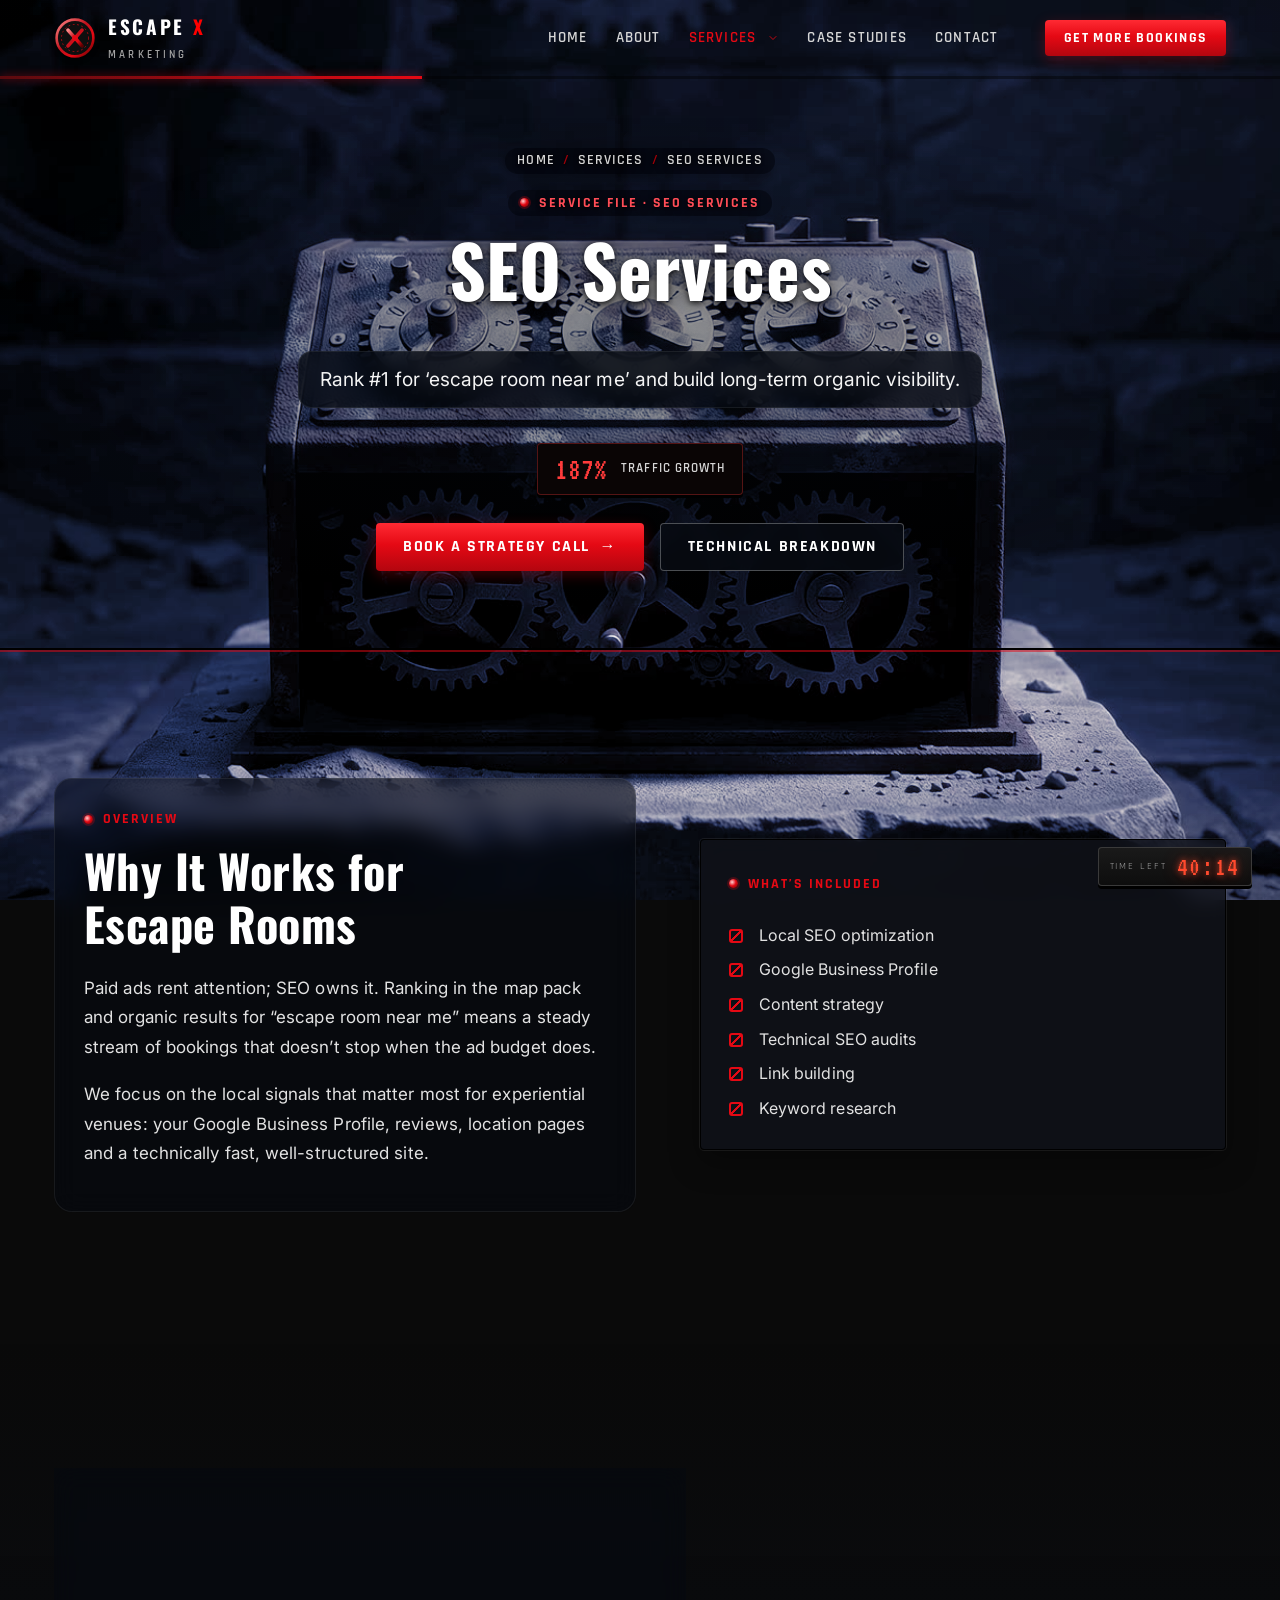
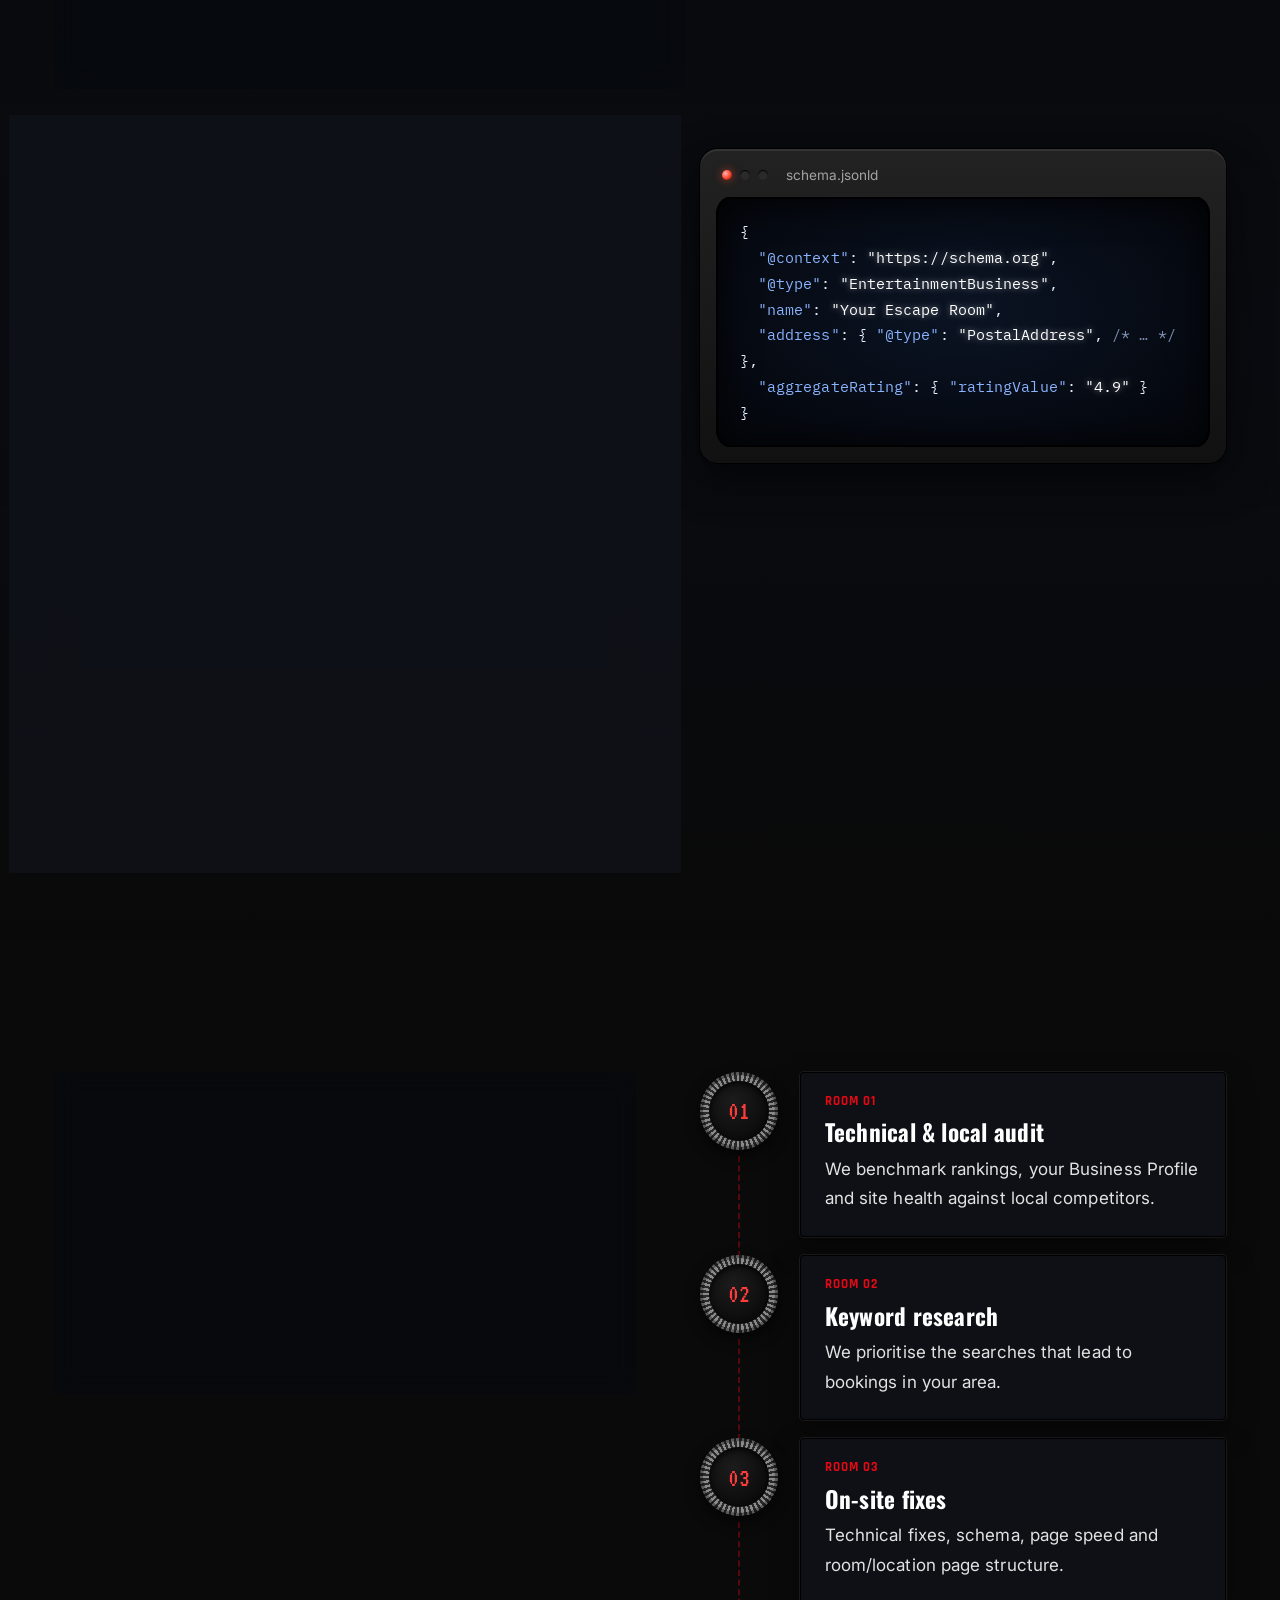
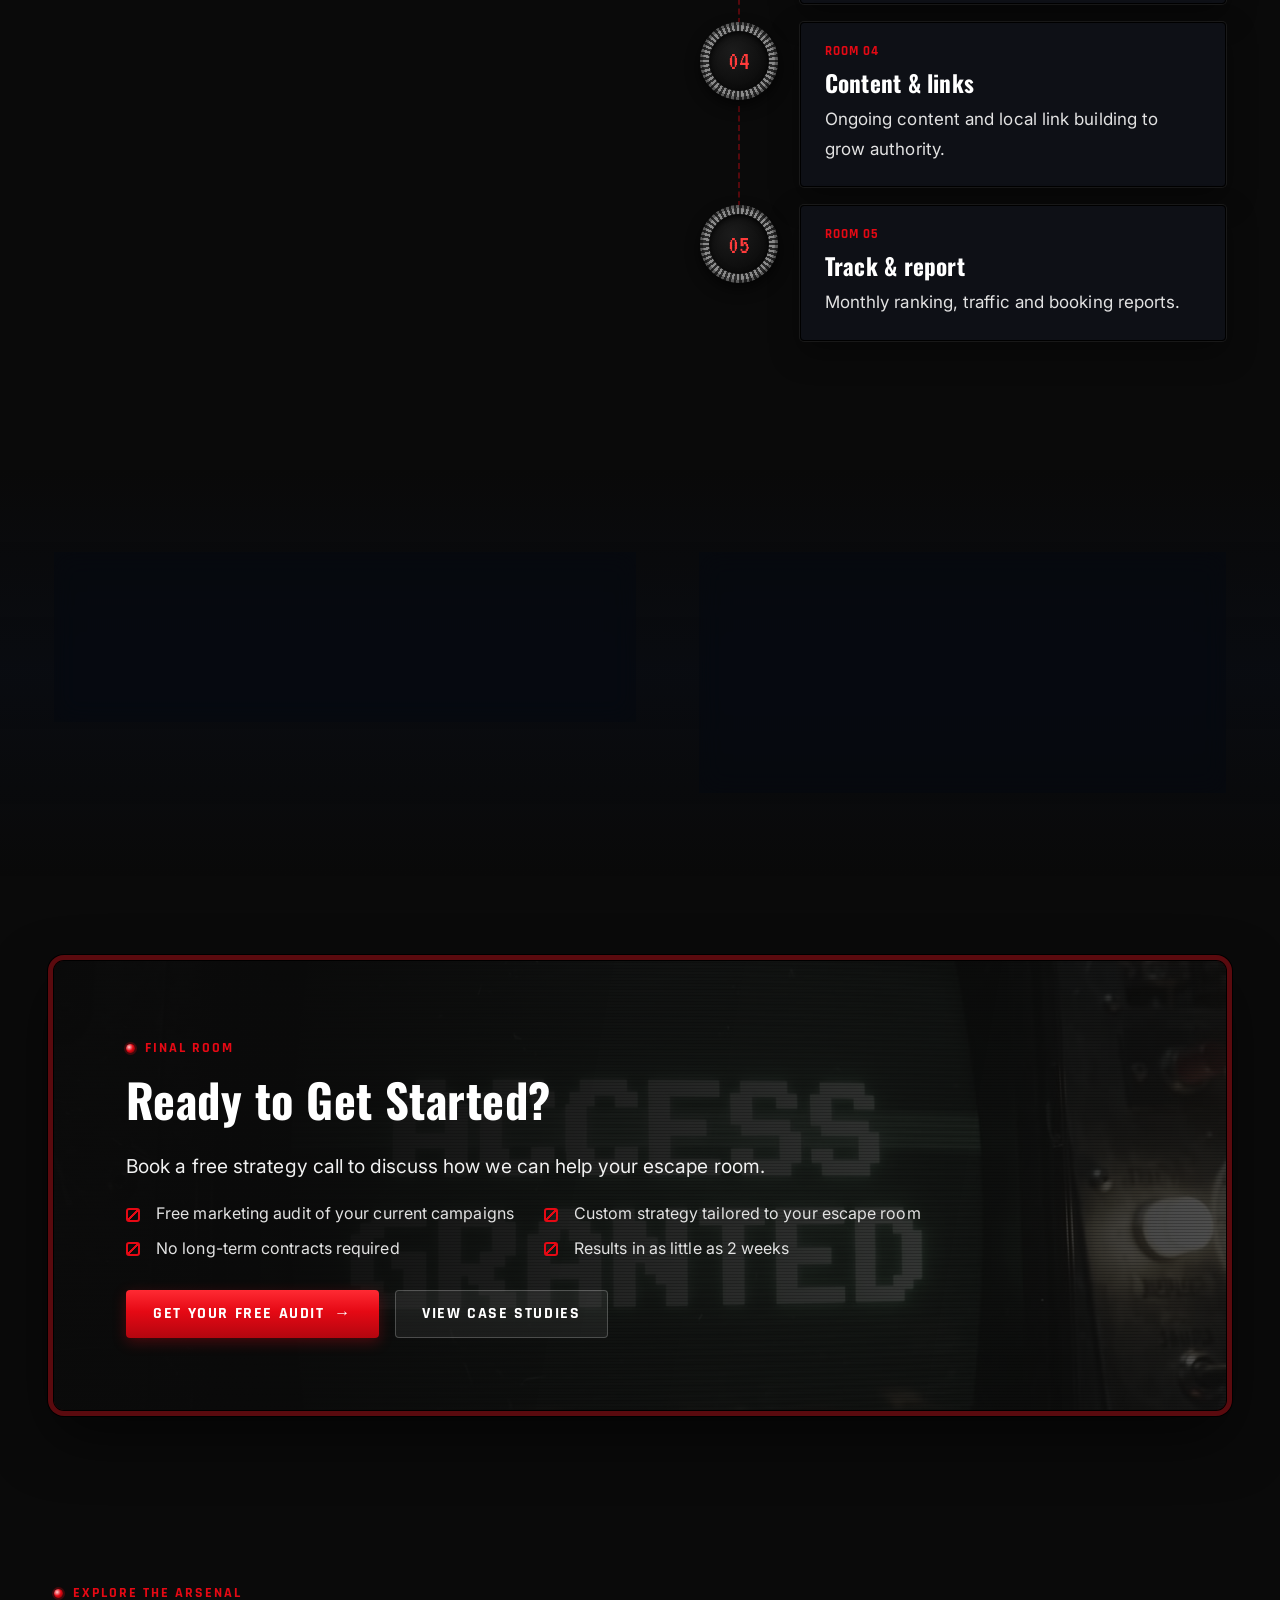
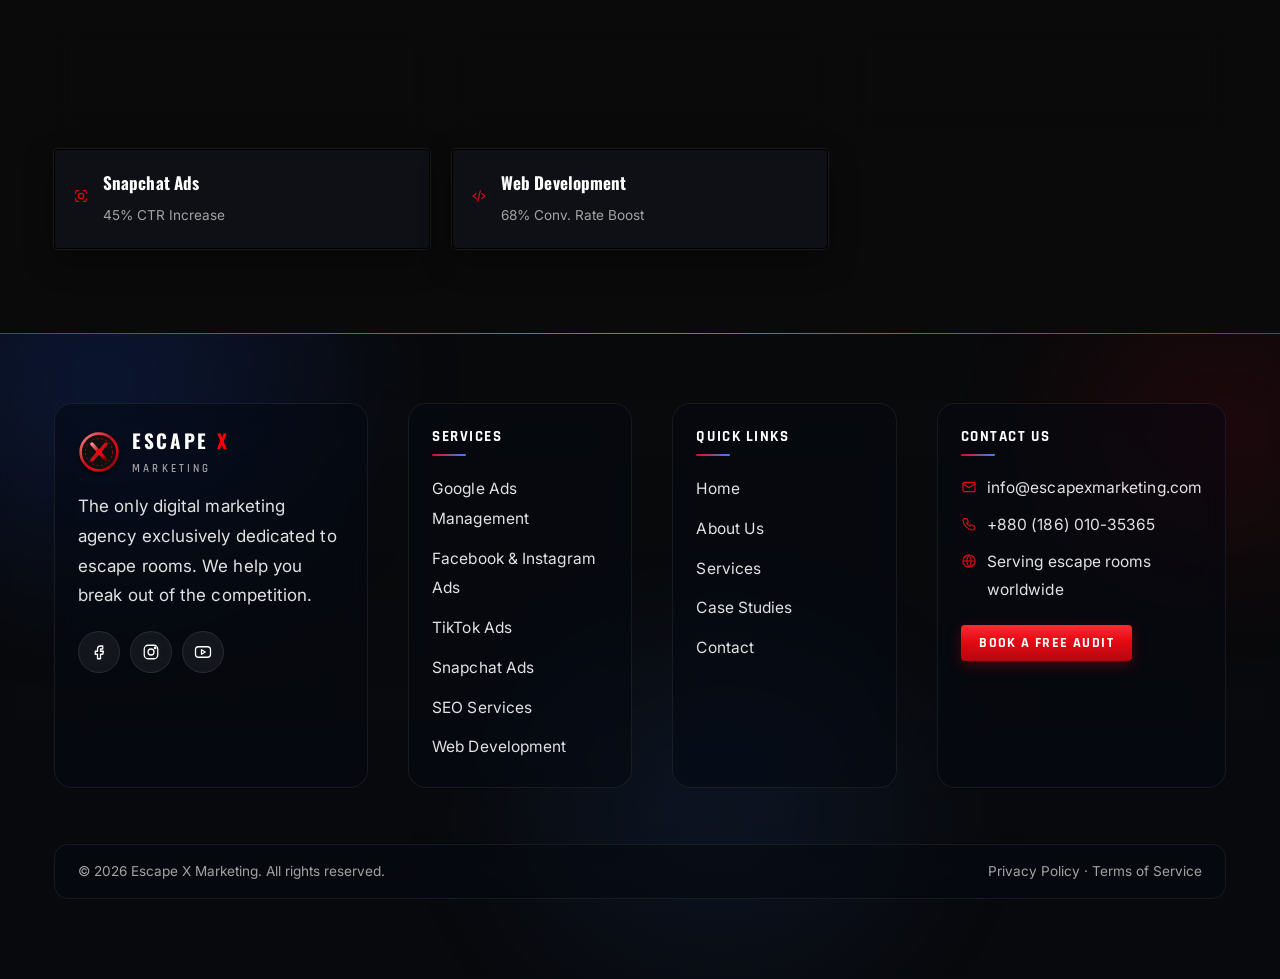
<file: services/seo-services.html>
<!doctype html>
<html lang="en" class="no-js">
<head>
<meta charset="utf-8">
<meta name="robots" content="noindex, nofollow">
<meta name="viewport" content="width=device-width, initial-scale=1, viewport-fit=cover">
<title>SEO Services for Escape Rooms | Escape X Marketing</title>
<meta name="description" content="Rank #1 for ‘escape room near me’ and build long-term organic visibility.">
<meta name="theme-color" content="#0a0a0a">
<meta property="og:title" content="SEO Services for Escape Rooms | Escape X Marketing">
<meta property="og:description" content="Rank #1 for ‘escape room near me’ and build long-term organic visibility.">
<meta property="og:type" content="website">
<link rel="icon" href="data:image/svg+xml,<svg viewBox='0 0 48 48' aria-hidden='true'><defs><linearGradient id='lgB' x1='0' y1='0' x2='1' y2='1'><stop offset='0' stop-color='%23ff8a8a'/><stop offset='.45' stop-color='%23c1121c'/><stop offset='.7' stop-color='%23e50914'/><stop offset='1' stop-color='%235a0000'/></linearGradient></defs><circle cx='24' cy='24' r='21' fill='%230f0f0f' stroke='url(%23lgB)' stroke-width='3'/><circle cx='24' cy='24' r='15.5' fill='none' stroke='%23e50914' stroke-width='1' stroke-dasharray='2 3' opacity='.8'/><path d='M16 15 32 33M32 15 16 33' stroke='url(%23lgB)' stroke-width='4.2' stroke-linecap='round'/><circle cx='24' cy='24' r='3.4' fill='%23e50914'/></svg>">
<link rel="preconnect" href="https://fonts.googleapis.com">
<link rel="preconnect" href="https://fonts.gstatic.com" crossorigin>
<link href="https://fonts.googleapis.com/css2?family=Oswald:wght@500;600;700&family=Rajdhani:wght@500;600;700&family=Inter:wght@400;500;600;700&family=IBM+Plex+Mono:wght@400;500&family=VT323&display=swap" rel="stylesheet">
<link rel="stylesheet" href="../assets/css/site.css">
<link rel="stylesheet" href="../assets/css/scroll-world.css">
</head>
<body>
<a class="skip" href="#main">Skip to content</a>
<header class="site-header">
  <div class="container">
    <a class="brand" href="../index.html" aria-label="Escape X Marketing home"><svg viewBox="0 0 48 48" aria-hidden="true"><defs><linearGradient id="lgB" x1="0" y1="0" x2="1" y2="1"><stop offset="0" stop-color="#ff8a8a"/><stop offset=".45" stop-color="#c1121c"/><stop offset=".7" stop-color="#e50914"/><stop offset="1" stop-color="#5a0000"/></linearGradient></defs><circle cx="24" cy="24" r="21" fill="#0f0f0f" stroke="url(#lgB)" stroke-width="3"/><circle cx="24" cy="24" r="15.5" fill="none" stroke="#e50914" stroke-width="1" stroke-dasharray="2 3" opacity=".8"/><path d="M16 15 32 33M32 15 16 33" stroke="url(#lgB)" stroke-width="4.2" stroke-linecap="round"/><circle cx="24" cy="24" r="3.4" fill="#e50914"/></svg><span><span class="brand-word">ESCAPE <b class="brass-text">X</b></span><span class="brand-sub">MARKETING</span></span></a>
    <button class="burger" type="button" aria-label="Open menu" aria-expanded="false" aria-controls="site-nav"><span></span><span></span><span></span></button>
    <nav class="nav" id="site-nav" aria-label="Main">
      <a href="../index.html">Home</a><a href="../about.html">About</a><div class="dd active"><a class="dd-link" href="../services.html">Services</a><button type="button" class="dd-toggle" aria-expanded="false" aria-controls="svc-menu" aria-label="Show services list"><svg class="" viewBox="0 0 24 24" fill="none" stroke="currentColor" stroke-width="1.7" stroke-linecap="round" stroke-linejoin="round" aria-hidden="true"><path d="m6 9 6 6 6-6"/></svg></button><div class="dd-menu" id="svc-menu"><a href="../services/google-ads.html"><span class="dd-ico"><svg class="" viewBox="0 0 24 24" fill="none" stroke="currentColor" stroke-width="1.7" stroke-linecap="round" stroke-linejoin="round" aria-hidden="true"><circle cx="11" cy="11" r="7"/><path d="m20 20-3.5-3.5"/></svg></span><span class="dd-txt"><b>Google Ads Management</b><small>4.2x Avg. ROAS</small></span></a><a href="../services/facebook-instagram-ads.html"><span class="dd-ico"><svg class="" viewBox="0 0 24 24" fill="none" stroke="currentColor" stroke-width="1.7" stroke-linecap="round" stroke-linejoin="round" aria-hidden="true"><circle cx="12" cy="12" r="9"/><circle cx="12" cy="12" r="5"/><circle cx="12" cy="12" r="1.5"/></svg></span><span class="dd-txt"><b>Facebook &amp; Instagram Ads</b><small>32% Lower CPA</small></span></a><a href="../services/tiktok-ads.html"><span class="dd-ico"><svg class="" viewBox="0 0 24 24" fill="none" stroke="currentColor" stroke-width="1.7" stroke-linecap="round" stroke-linejoin="round" aria-hidden="true"><rect x="3" y="4" width="18" height="16" rx="3"/><path d="m10 9 5 3-5 3z"/></svg></span><span class="dd-txt"><b>TikTok Ads</b><small>2.8M+ Views</small></span></a><a href="../services/snapchat-ads.html"><span class="dd-ico"><svg class="" viewBox="0 0 24 24" fill="none" stroke="currentColor" stroke-width="1.7" stroke-linecap="round" stroke-linejoin="round" aria-hidden="true"><circle cx="12" cy="12" r="4"/><path d="M4 8V6a2 2 0 0 1 2-2h2M16 4h2a2 2 0 0 1 2 2v2M20 16v2a2 2 0 0 1-2 2h-2M8 20H6a2 2 0 0 1-2-2v-2"/></svg></span><span class="dd-txt"><b>Snapchat Ads</b><small>45% CTR Increase</small></span></a><a href="../services/seo-services.html" aria-current="page"><span class="dd-ico"><svg class="" viewBox="0 0 24 24" fill="none" stroke="currentColor" stroke-width="1.7" stroke-linecap="round" stroke-linejoin="round" aria-hidden="true"><path d="M12 21s-7-6.2-7-12a7 7 0 0 1 14 0c0 5.8-7 12-7 12z"/><circle cx="12" cy="9" r="2.5"/></svg></span><span class="dd-txt"><b>SEO Services</b><small>187% Traffic Growth</small></span></a><a href="../services/web-development.html"><span class="dd-ico"><svg class="" viewBox="0 0 24 24" fill="none" stroke="currentColor" stroke-width="1.7" stroke-linecap="round" stroke-linejoin="round" aria-hidden="true"><path d="m8 8-5 4 5 4M16 8l5 4-5 4M14 4l-4 16"/></svg></span><span class="dd-txt"><b>Web Development</b><small>68% Conv. Rate Boost</small></span></a></div></div><a href="../case-studies.html">Case Studies</a><a href="../contact.html">Contact</a>
      <a class="btn mobile-cta" href="../contact.html">Get More Bookings <span class="arrow">→</span></a>
    </nav>
    <a class="btn btn-sm header-cta" href="../contact.html">Get More Bookings</a>
  </div>
</header>
<main id="main">
<section class="page-hero">
  <div class="container">
    <nav class="crumbs" aria-label="Breadcrumb"><a href="../index.html">Home</a><span aria-hidden="true">/</span><a href="../services.html">Services</a><span aria-hidden="true">/</span><span>SEO Services</span></nav>
    <span class="eyebrow">Service file · SEO Services</span>
    <h1>SEO Services</h1>
    <p class="lead">Rank #1 for ‘escape room near me’ and build long-term organic visibility.</p>
    <div class="hero-metric"><b>187%</b><span>Traffic Growth</span></div><div class="btn-row" style="margin-top:28px"><a class="btn" href="../contact.html">Book a Strategy Call <span class="arrow">→</span></a><a class="btn btn-ghost" href="#breakdown">Technical Breakdown</a></div>
  </div>
</section><section class="section"><div class="container split">
  <div class="reveal"><span class="eyebrow">Overview</span><h2>Why It Works for Escape Rooms</h2><p>Paid ads rent attention; SEO owns it. Ranking in the map pack and organic results for “escape room near me” means a steady stream of bookings that doesn’t stop when the ad budget does.</p><p>We focus on the local signals that matter most for experiential venues: your Google Business Profile, reviews, location pages and a technically fast, well-structured site.</p></div>
  <div class="panel rivets reveal reveal-d1"><span class="eyebrow">What’s Included</span><ul class="checks"><li>Local SEO optimization</li><li>Google Business Profile</li><li>Content strategy</li><li>Technical SEO audits</li><li>Link building</li><li>Keyword research</li></ul></div>
</div></section>
<section class="section bg-vault" id="breakdown"><div class="container">
  <div class="section-head reveal"><span class="eyebrow">Technical Breakdown</span><h2>Inside the <span class="brass-text">Mechanism</span></h2><p class="lead">Exactly what we configure, build and manage — no black boxes.</p></div>
  <div class="split" style="align-items:start">
    <div class="panel reveal" style="padding:8px 20px"><table class="spec"><tbody><tr><th>Google Business Profile</th><td>Category optimisation, services, photos, posts, Q&amp;A and a review-generation process to win the local map pack.</td></tr><tr><th>Local SEO</th><td>Consistent name, address and phone (NAP) across citations and directories, plus location and neighbourhood landing pages.</td></tr><tr><th>Technical audits</th><td>Crawl errors, indexation, Core Web Vitals, mobile usability, internal linking and redirect clean-up.</td></tr><tr><th>Structured data</th><td>LocalBusiness / EntertainmentBusiness schema, room and event markup, and review markup where eligible.</td></tr><tr><th>Content strategy</th><td>Room pages, team-building and party pages, and articles targeting the questions players actually search.</td></tr><tr><th>Link building &amp; keyword research</th><td>Local press, partnerships and directories for authority; keyword research to prioritise terms that drive bookings.</td></tr></tbody></table></div>
    <div class="terminal reveal reveal-d1"><div class="bar"><i></i><i></i><i></i><span class="note" style="margin-left:10px">schema.jsonld</span></div><pre>{
  <span class="k">"@context"</span>: <span class="y">"https://schema.org"</span>,
  <span class="k">"@type"</span>: <span class="y">"EntertainmentBusiness"</span>,
  <span class="k">"name"</span>: <span class="y">"Your Escape Room"</span>,
  <span class="k">"address"</span>: { <span class="k">"@type"</span>: <span class="y">"PostalAddress"</span>, <span class="c">/* … */</span> },
  <span class="k">"aggregateRating"</span>: { <span class="k">"ratingValue"</span>: <span class="y">"4.9"</span> }
}</pre></div>
  </div>
</div></section>
<section class="section" id="process"><div class="container split" style="align-items:start">
  <div class="reveal" style="position:sticky;top:110px"><span class="eyebrow">Process</span><h2>Five Rooms to <span class="brass-text">More Bookings</span></h2><p class="lead">A clear, repeatable path from audit to scale.</p><a class="btn" href="../contact.html">Start Room 01 <span class="arrow">→</span></a></div>
  <div class="steps"><div class="step reveal reveal-d0"><div class="knob"><span>01</span></div><div class="panel"><span class="tag">Room 01</span><h3>Technical &amp; local audit</h3><p style="margin:0">We benchmark rankings, your Business Profile and site health against local competitors.</p></div></div><div class="step reveal reveal-d1"><div class="knob"><span>02</span></div><div class="panel"><span class="tag">Room 02</span><h3>Keyword research</h3><p style="margin:0">We prioritise the searches that lead to bookings in your area.</p></div></div><div class="step reveal reveal-d2"><div class="knob"><span>03</span></div><div class="panel"><span class="tag">Room 03</span><h3>On-site fixes</h3><p style="margin:0">Technical fixes, schema, page speed and room/location page structure.</p></div></div><div class="step reveal reveal-d0"><div class="knob"><span>04</span></div><div class="panel"><span class="tag">Room 04</span><h3>Content &amp; links</h3><p style="margin:0">Ongoing content and local link building to grow authority.</p></div></div><div class="step reveal reveal-d1"><div class="knob"><span>05</span></div><div class="panel"><span class="tag">Room 05</span><h3>Track &amp; report</h3><p style="margin:0">Monthly ranking, traffic and booking reports.</p></div></div></div>
</div></section>
<section class="section-tight bg-vault"><div class="container split" style="align-items:start">
  <div class="reveal"><span class="eyebrow">Clues &amp; Answers</span><h2>Frequently Asked</h2></div>
  <div class="faq reveal reveal-d1"><details><summary>How long does SEO take?</summary><p>SEO compounds over months rather than days. Local map-pack improvements can come sooner once your Business Profile and reviews are optimised.</p></details><details><summary>Do you manage reviews?</summary><p>We set up a review-generation process and optimise your Google Business Profile around it.</p></details><details><summary>Will you change my website?</summary><p>Where needed, yes — technical fixes and new pages are part of the service. We can also rebuild the site entirely via our web development service.</p></details></div>
</div></section>
<section class="section-tight"><div class="container">
  <div class="cta-band reveal">
    <div class="bg"><img src="../assets/img/cta-end.jpg" alt="" loading="lazy"></div>
    <span class="eyebrow">Final room</span>
    <h2>Ready to Get Started?</h2>
    <p class="lead">Book a free strategy call to discuss how we can help your escape room.</p>
    <ul class="checks">
      <li>Free marketing audit of your current campaigns</li><li>Custom strategy tailored to your escape room</li>
      <li>No long-term contracts required</li><li>Results in as little as 2 weeks</li>
    </ul>
    <div class="btn-row"><a class="btn" href="../contact.html">Get Your Free Audit <span class="arrow">→</span></a><a class="btn btn-ghost" href="../case-studies.html">View Case Studies</a></div>
  </div>
</div></section>
<section class="section-tight"><div class="container"><span class="eyebrow">Explore the arsenal</span><div class="grid g3" style="margin-top:10px"><a class="panel panel-glow reveal" href="google-ads.html" style="display:flex;gap:14px;align-items:center;padding:18px"><span class="ico" style="color:var(--brass-2)"><svg class="keyhole" viewBox="0 0 24 24" fill="none" stroke="currentColor" stroke-width="1.7" stroke-linecap="round" stroke-linejoin="round" aria-hidden="true"><circle cx="11" cy="11" r="7"/><path d="m20 20-3.5-3.5"/></svg></span><span><b style="font-family:var(--f-display)">Google Ads Management</b><br><span class="note">4.2x Avg. ROAS</span></span></a><a class="panel panel-glow reveal" href="facebook-instagram-ads.html" style="display:flex;gap:14px;align-items:center;padding:18px"><span class="ico" style="color:var(--brass-2)"><svg class="keyhole" viewBox="0 0 24 24" fill="none" stroke="currentColor" stroke-width="1.7" stroke-linecap="round" stroke-linejoin="round" aria-hidden="true"><circle cx="12" cy="12" r="9"/><circle cx="12" cy="12" r="5"/><circle cx="12" cy="12" r="1.5"/></svg></span><span><b style="font-family:var(--f-display)">Facebook &amp; Instagram Ads</b><br><span class="note">32% Lower CPA</span></span></a><a class="panel panel-glow reveal" href="tiktok-ads.html" style="display:flex;gap:14px;align-items:center;padding:18px"><span class="ico" style="color:var(--brass-2)"><svg class="keyhole" viewBox="0 0 24 24" fill="none" stroke="currentColor" stroke-width="1.7" stroke-linecap="round" stroke-linejoin="round" aria-hidden="true"><rect x="3" y="4" width="18" height="16" rx="3"/><path d="m10 9 5 3-5 3z"/></svg></span><span><b style="font-family:var(--f-display)">TikTok Ads</b><br><span class="note">2.8M+ Views</span></span></a><a class="panel panel-glow reveal" href="snapchat-ads.html" style="display:flex;gap:14px;align-items:center;padding:18px"><span class="ico" style="color:var(--brass-2)"><svg class="keyhole" viewBox="0 0 24 24" fill="none" stroke="currentColor" stroke-width="1.7" stroke-linecap="round" stroke-linejoin="round" aria-hidden="true"><circle cx="12" cy="12" r="4"/><path d="M4 8V6a2 2 0 0 1 2-2h2M16 4h2a2 2 0 0 1 2 2v2M20 16v2a2 2 0 0 1-2 2h-2M8 20H6a2 2 0 0 1-2-2v-2"/></svg></span><span><b style="font-family:var(--f-display)">Snapchat Ads</b><br><span class="note">45% CTR Increase</span></span></a><a class="panel panel-glow reveal" href="web-development.html" style="display:flex;gap:14px;align-items:center;padding:18px"><span class="ico" style="color:var(--brass-2)"><svg class="keyhole" viewBox="0 0 24 24" fill="none" stroke="currentColor" stroke-width="1.7" stroke-linecap="round" stroke-linejoin="round" aria-hidden="true"><path d="m8 8-5 4 5 4M16 8l5 4-5 4M14 4l-4 16"/></svg></span><span><b style="font-family:var(--f-display)">Web Development</b><br><span class="note">68% Conv. Rate Boost</span></span></a></div></div></section>
</main>
<footer class="site-footer">
  <div class="container">
    <div class="foot-grid">
      <div>
        <a class="brand" href="../index.html" aria-label="Escape X Marketing home"><svg viewBox="0 0 48 48" aria-hidden="true"><defs><linearGradient id="lgB" x1="0" y1="0" x2="1" y2="1"><stop offset="0" stop-color="#ff8a8a"/><stop offset=".45" stop-color="#c1121c"/><stop offset=".7" stop-color="#e50914"/><stop offset="1" stop-color="#5a0000"/></linearGradient></defs><circle cx="24" cy="24" r="21" fill="#0f0f0f" stroke="url(#lgB)" stroke-width="3"/><circle cx="24" cy="24" r="15.5" fill="none" stroke="#e50914" stroke-width="1" stroke-dasharray="2 3" opacity=".8"/><path d="M16 15 32 33M32 15 16 33" stroke="url(#lgB)" stroke-width="4.2" stroke-linecap="round"/><circle cx="24" cy="24" r="3.4" fill="#e50914"/></svg><span><span class="brand-word">ESCAPE <b class="brass-text">X</b></span><span class="brand-sub">MARKETING</span></span></a>
        <p style="margin-top:18px;max-width:34ch">The only digital marketing agency exclusively dedicated to escape rooms. We help you break out of the competition.</p>
        <div class="socials">
          <a href="https://www.facebook.com/escapexmarketing/" target="_blank" rel="noopener" aria-label="Facebook"><svg class="" viewBox="0 0 24 24" fill="none" stroke="currentColor" stroke-width="1.7" stroke-linecap="round" stroke-linejoin="round" aria-hidden="true"><path d="M14 8h3V4h-3a4 4 0 0 0-4 4v3H7v4h3v6h4v-6h3l1-4h-4V8a0 0 0 0 1 0 0z"/></svg></a>
          <a href="https://www.instagram.com/escapexmarketing/" target="_blank" rel="noopener" aria-label="Instagram"><svg class="" viewBox="0 0 24 24" fill="none" stroke="currentColor" stroke-width="1.7" stroke-linecap="round" stroke-linejoin="round" aria-hidden="true"><rect x="3" y="3" width="18" height="18" rx="5"/><circle cx="12" cy="12" r="4"/><circle cx="17.5" cy="6.5" r="1"/></svg></a>
          <a href="https://www.youtube.com/@EscapeXMarketing" target="_blank" rel="noopener" aria-label="YouTube"><svg class="" viewBox="0 0 24 24" fill="none" stroke="currentColor" stroke-width="1.7" stroke-linecap="round" stroke-linejoin="round" aria-hidden="true"><rect x="2" y="5" width="20" height="14" rx="4"/><path d="m10 9 5 3-5 3z"/></svg></a>
        </div>
      </div>
      <div><h4>Services</h4><ul><li><a href="../services/google-ads.html">Google Ads Management</a></li><li><a href="../services/facebook-instagram-ads.html">Facebook &amp; Instagram Ads</a></li><li><a href="../services/tiktok-ads.html">TikTok Ads</a></li><li><a href="../services/snapchat-ads.html">Snapchat Ads</a></li><li><a href="../services/seo-services.html">SEO Services</a></li><li><a href="../services/web-development.html">Web Development</a></li></ul></div>
      <div><h4>Quick Links</h4><ul>
        <li><a href="../index.html">Home</a></li><li><a href="../about.html">About Us</a></li>
        <li><a href="../services.html">Services</a></li><li><a href="../case-studies.html">Case Studies</a></li>
        <li><a href="../contact.html">Contact</a></li></ul></div>
      <div><h4>Contact Us</h4><ul class="foot-contact">
        <li><svg class="" viewBox="0 0 24 24" fill="none" stroke="currentColor" stroke-width="1.7" stroke-linecap="round" stroke-linejoin="round" aria-hidden="true"><rect x="3" y="5" width="18" height="14" rx="2"/><path d="m3 7 9 6 9-6"/></svg><a href="mailto:info@escapexmarketing.com">info@escapexmarketing.com</a></li>
        <li><svg class="" viewBox="0 0 24 24" fill="none" stroke="currentColor" stroke-width="1.7" stroke-linecap="round" stroke-linejoin="round" aria-hidden="true"><path d="M5 4h4l2 5-2.5 1.5a11 11 0 0 0 5 5L15 13l5 2v4a2 2 0 0 1-2 2A16 16 0 0 1 3 6a2 2 0 0 1 2-2"/></svg><a href="tel:+8801860103565">+880 (186) 010-35365</a></li>
        <li><svg class="" viewBox="0 0 24 24" fill="none" stroke="currentColor" stroke-width="1.7" stroke-linecap="round" stroke-linejoin="round" aria-hidden="true"><circle cx="12" cy="12" r="9"/><path d="M3 12h18M12 3a14 14 0 0 1 0 18M12 3a14 14 0 0 0 0 18"/></svg><span>Serving escape rooms worldwide</span></li></ul>
        <a class="btn btn-sm" style="margin-top:22px" href="../contact.html">Book a Free Audit</a>
      </div>
    </div>
    <div class="foot-bottom">
      <span>© <span data-year>2026</span> Escape X Marketing. All rights reserved.</span>
      <span><a href="https://escapexmarketing.com/privacy-policy/" target="_blank" rel="noopener">Privacy Policy</a> · <a href="https://escapexmarketing.com/terms-&-conditions/" target="_blank" rel="noopener">Terms of Service</a></span>
    </div>
  </div>
</footer>
<script src="../assets/js/site.js" defer></script>
<script src="../assets/js/scroll-world.js"></script>
<script>mountScrollWorld({"sections": [{"label": "SEO", "clip": "../assets/video/pages/seo-services.mp4", "clipMobile": "../assets/video/pages/seo-services-m.mp4", "still": "../assets/img/pages/seo-services.jpg", "anchor": null}], "timer": {"from": 3600}, "rail": false, "lite": false, "crossfade": 0.45});</script>
</body>
</html>
</file>
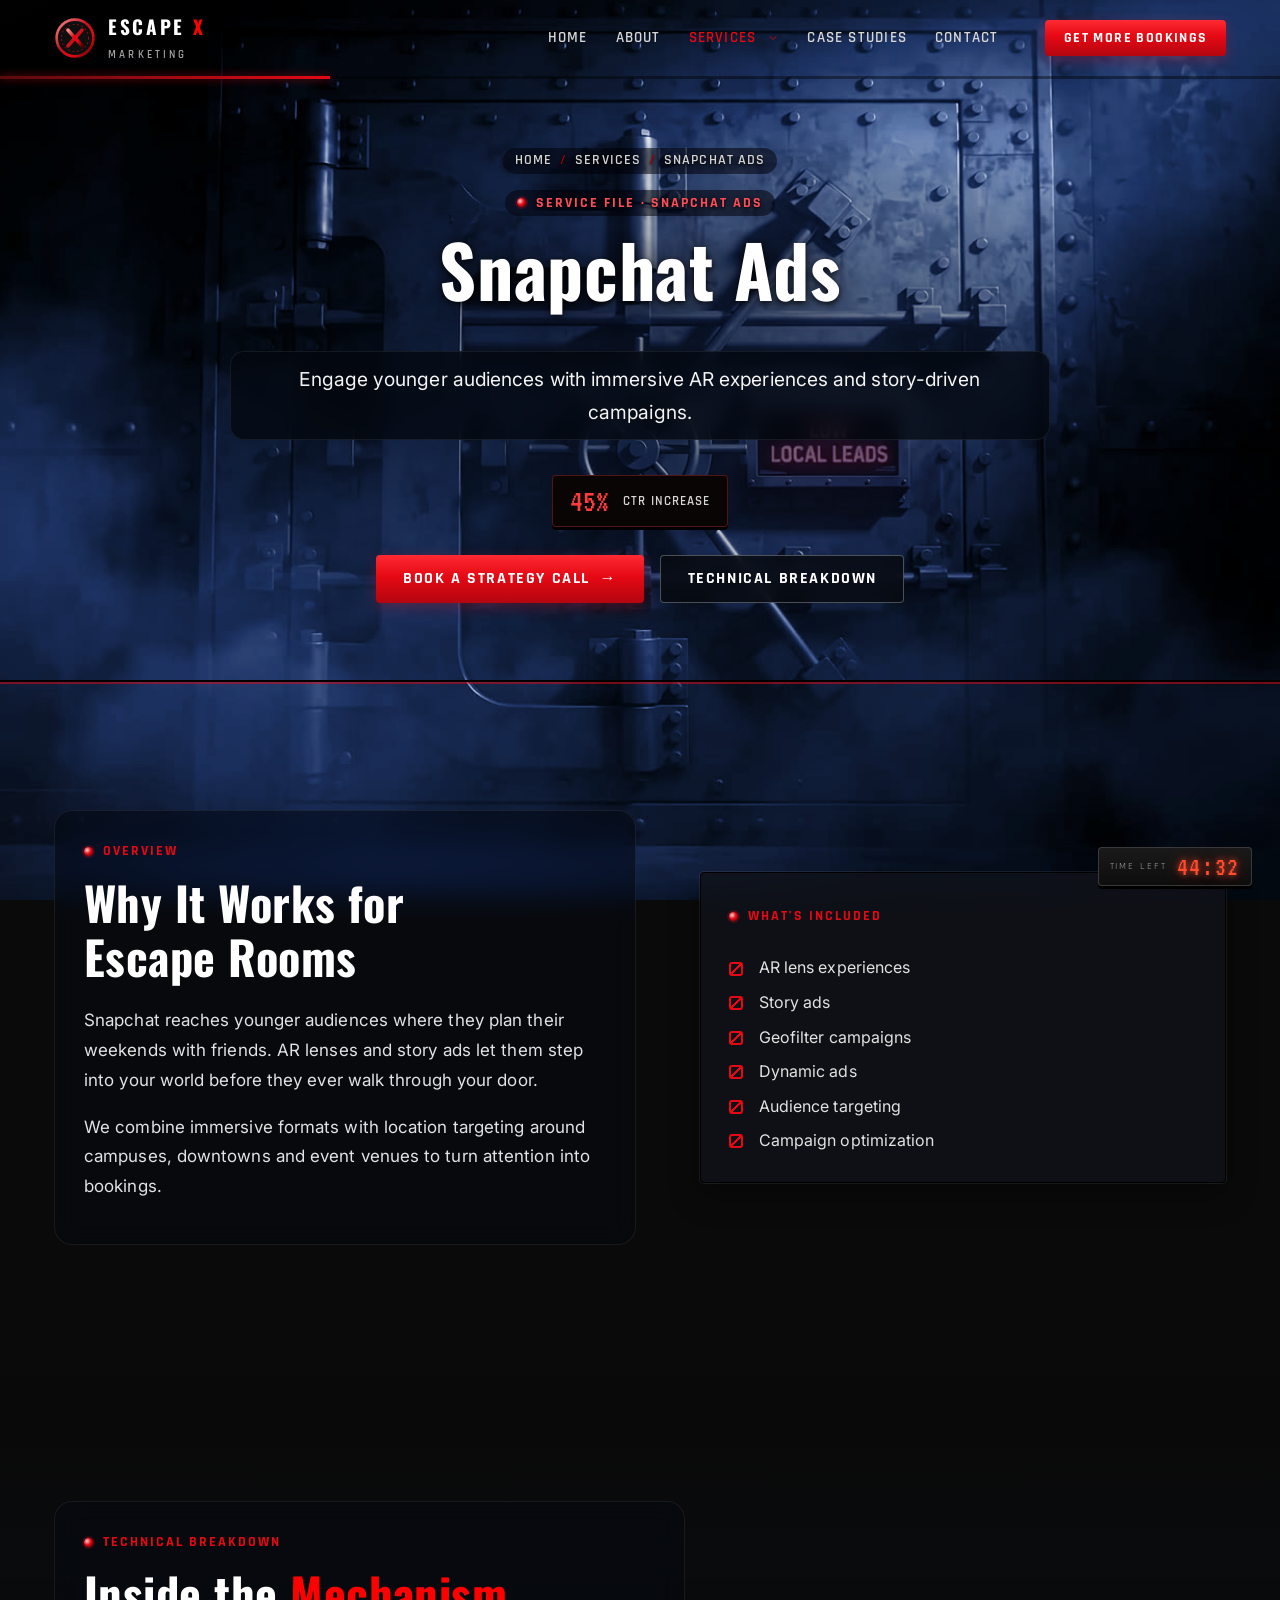
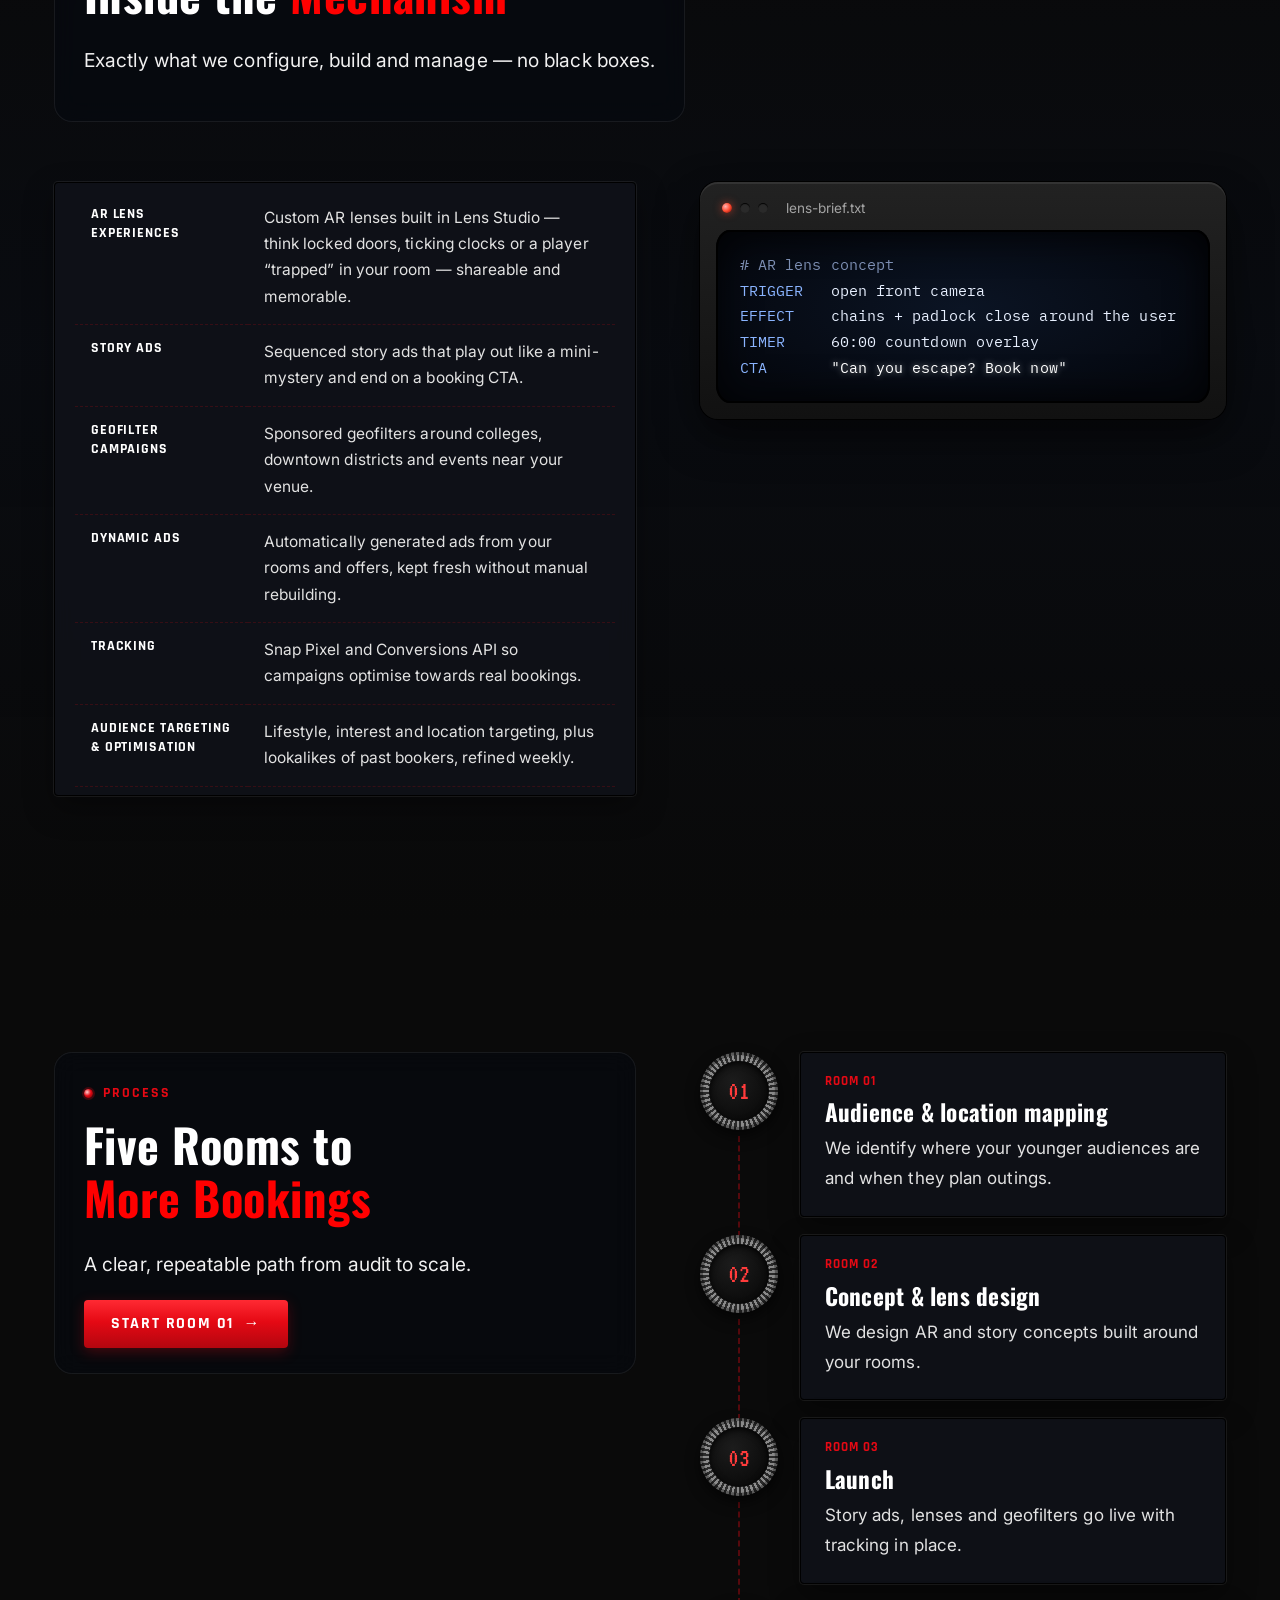
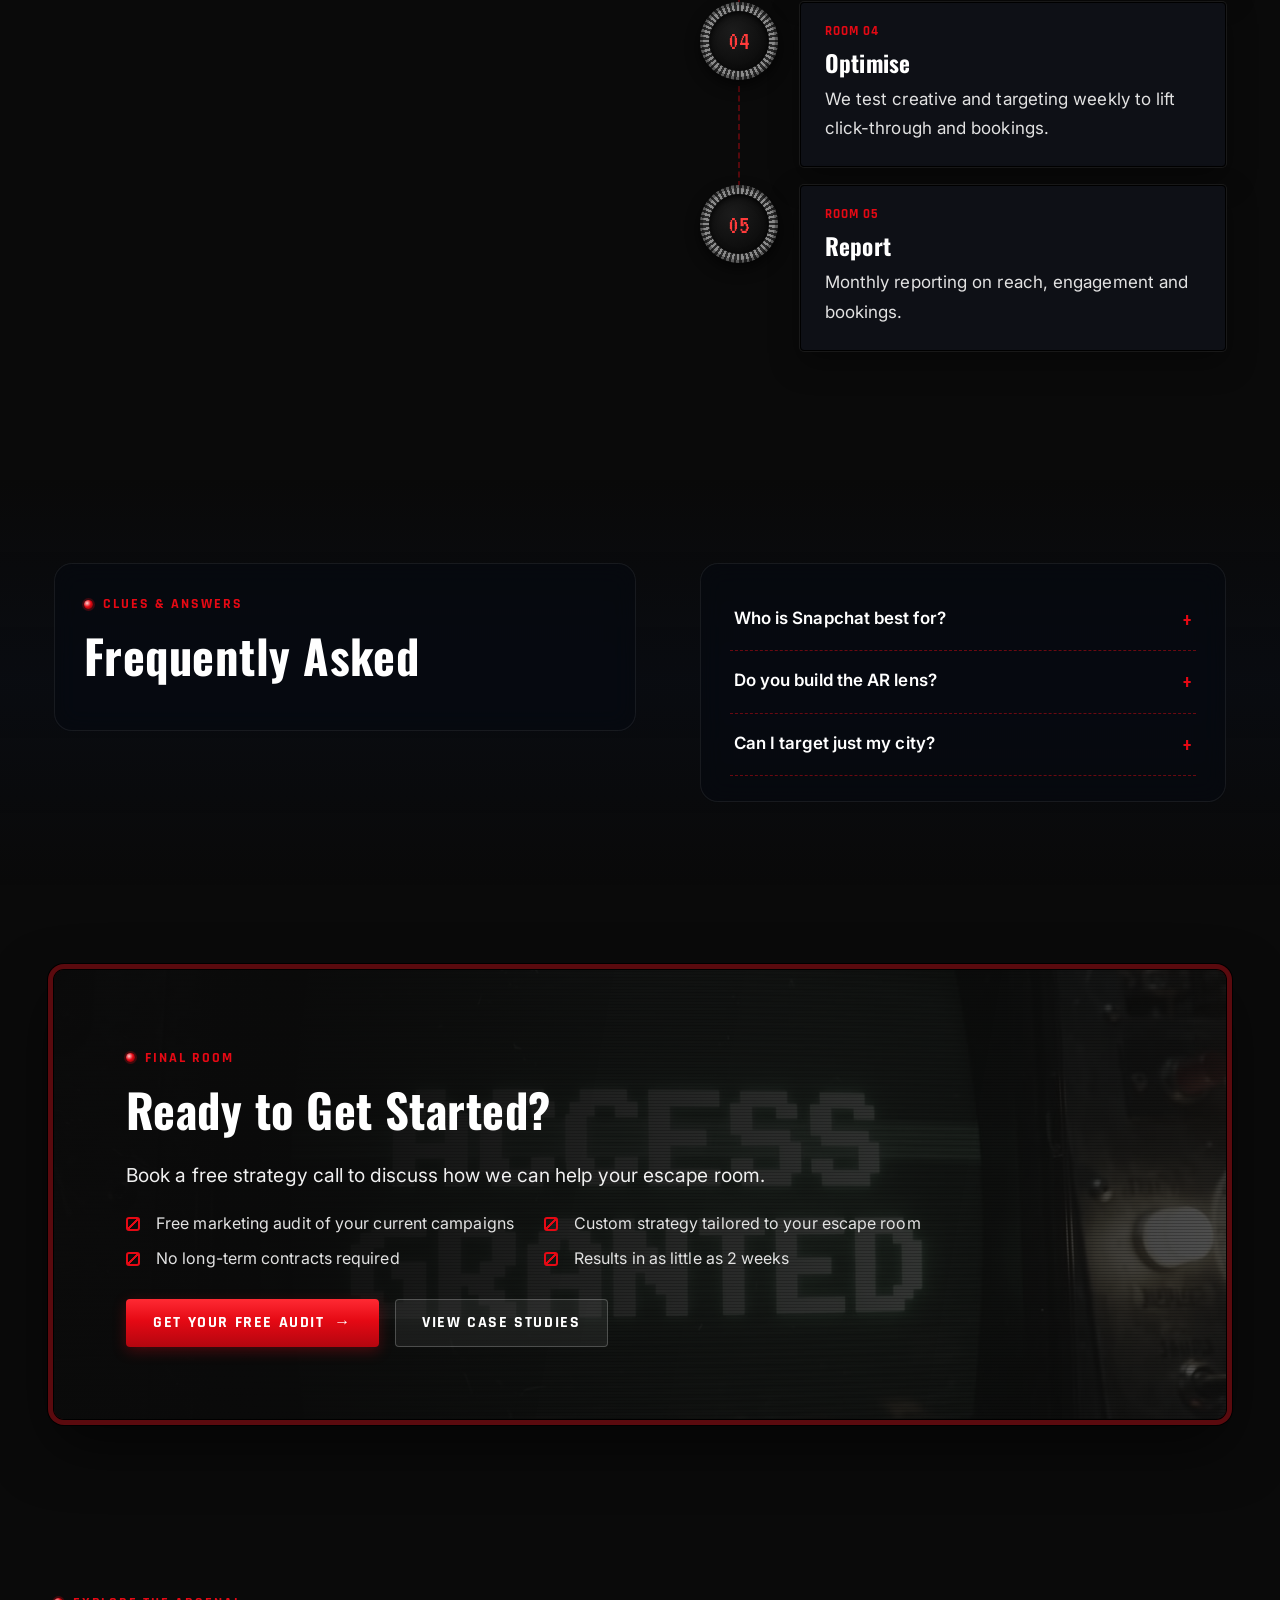
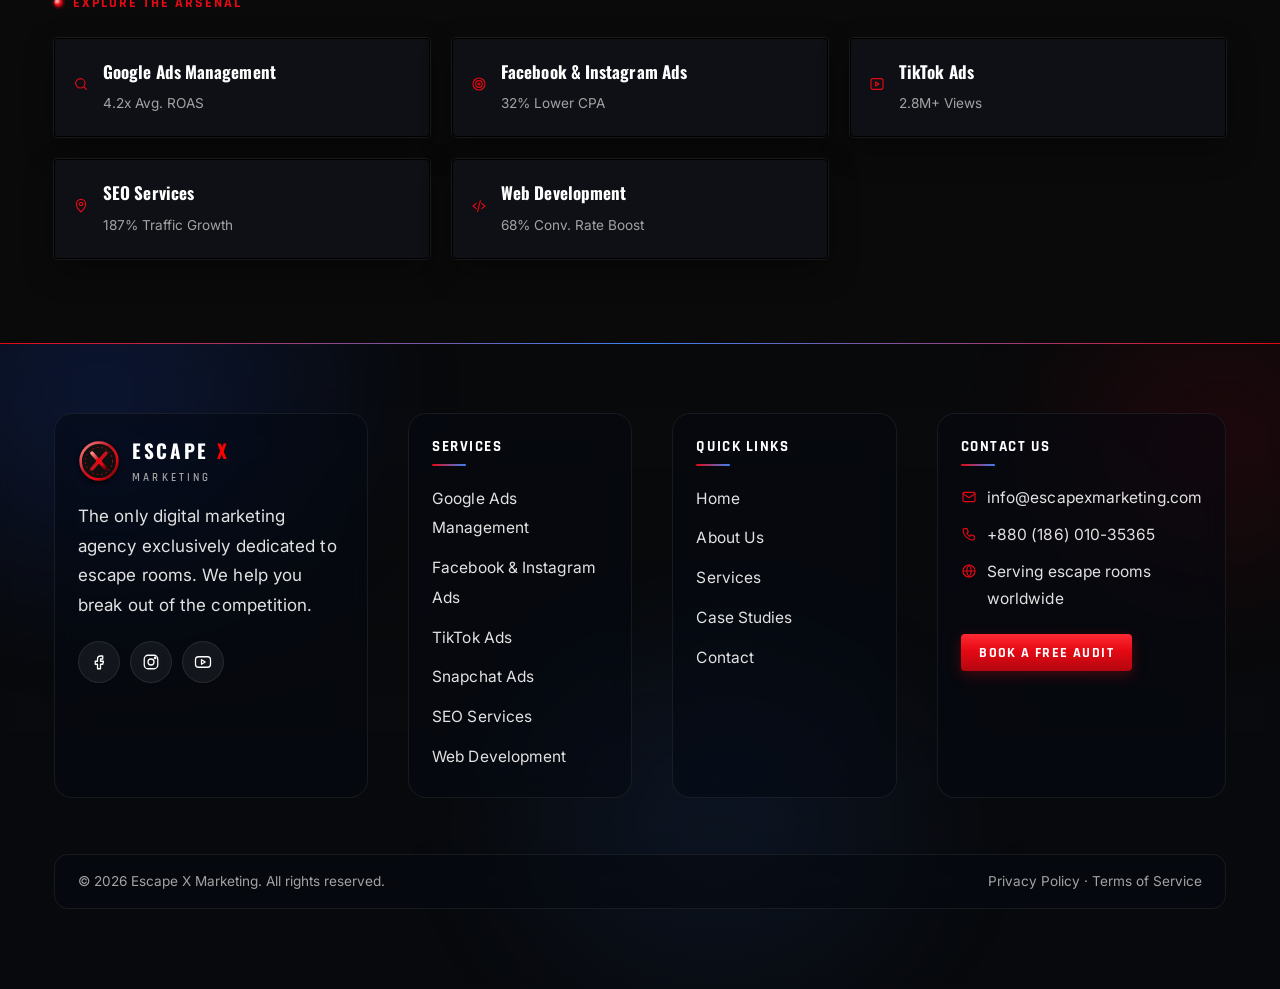
<file: services/snapchat-ads.html>
<!doctype html>
<html lang="en" class="no-js">
<head>
<meta charset="utf-8">
<meta name="robots" content="noindex, nofollow">
<meta name="viewport" content="width=device-width, initial-scale=1, viewport-fit=cover">
<title>Snapchat Ads for Escape Rooms | Escape X Marketing</title>
<meta name="description" content="Engage younger audiences with immersive AR experiences and story-driven campaigns.">
<meta name="theme-color" content="#0a0a0a">
<meta property="og:title" content="Snapchat Ads for Escape Rooms | Escape X Marketing">
<meta property="og:description" content="Engage younger audiences with immersive AR experiences and story-driven campaigns.">
<meta property="og:type" content="website">
<link rel="icon" href="data:image/svg+xml,<svg viewBox='0 0 48 48' aria-hidden='true'><defs><linearGradient id='lgB' x1='0' y1='0' x2='1' y2='1'><stop offset='0' stop-color='%23ff8a8a'/><stop offset='.45' stop-color='%23c1121c'/><stop offset='.7' stop-color='%23e50914'/><stop offset='1' stop-color='%235a0000'/></linearGradient></defs><circle cx='24' cy='24' r='21' fill='%230f0f0f' stroke='url(%23lgB)' stroke-width='3'/><circle cx='24' cy='24' r='15.5' fill='none' stroke='%23e50914' stroke-width='1' stroke-dasharray='2 3' opacity='.8'/><path d='M16 15 32 33M32 15 16 33' stroke='url(%23lgB)' stroke-width='4.2' stroke-linecap='round'/><circle cx='24' cy='24' r='3.4' fill='%23e50914'/></svg>">
<link rel="preconnect" href="https://fonts.googleapis.com">
<link rel="preconnect" href="https://fonts.gstatic.com" crossorigin>
<link href="https://fonts.googleapis.com/css2?family=Oswald:wght@500;600;700&family=Rajdhani:wght@500;600;700&family=Inter:wght@400;500;600;700&family=IBM+Plex+Mono:wght@400;500&family=VT323&display=swap" rel="stylesheet">
<link rel="stylesheet" href="../assets/css/site.css">
<link rel="stylesheet" href="../assets/css/scroll-world.css">
</head>
<body>
<a class="skip" href="#main">Skip to content</a>
<header class="site-header">
  <div class="container">
    <a class="brand" href="../index.html" aria-label="Escape X Marketing home"><svg viewBox="0 0 48 48" aria-hidden="true"><defs><linearGradient id="lgB" x1="0" y1="0" x2="1" y2="1"><stop offset="0" stop-color="#ff8a8a"/><stop offset=".45" stop-color="#c1121c"/><stop offset=".7" stop-color="#e50914"/><stop offset="1" stop-color="#5a0000"/></linearGradient></defs><circle cx="24" cy="24" r="21" fill="#0f0f0f" stroke="url(#lgB)" stroke-width="3"/><circle cx="24" cy="24" r="15.5" fill="none" stroke="#e50914" stroke-width="1" stroke-dasharray="2 3" opacity=".8"/><path d="M16 15 32 33M32 15 16 33" stroke="url(#lgB)" stroke-width="4.2" stroke-linecap="round"/><circle cx="24" cy="24" r="3.4" fill="#e50914"/></svg><span><span class="brand-word">ESCAPE <b class="brass-text">X</b></span><span class="brand-sub">MARKETING</span></span></a>
    <button class="burger" type="button" aria-label="Open menu" aria-expanded="false" aria-controls="site-nav"><span></span><span></span><span></span></button>
    <nav class="nav" id="site-nav" aria-label="Main">
      <a href="../index.html">Home</a><a href="../about.html">About</a><div class="dd active"><a class="dd-link" href="../services.html">Services</a><button type="button" class="dd-toggle" aria-expanded="false" aria-controls="svc-menu" aria-label="Show services list"><svg class="" viewBox="0 0 24 24" fill="none" stroke="currentColor" stroke-width="1.7" stroke-linecap="round" stroke-linejoin="round" aria-hidden="true"><path d="m6 9 6 6 6-6"/></svg></button><div class="dd-menu" id="svc-menu"><a href="../services/google-ads.html"><span class="dd-ico"><svg class="" viewBox="0 0 24 24" fill="none" stroke="currentColor" stroke-width="1.7" stroke-linecap="round" stroke-linejoin="round" aria-hidden="true"><circle cx="11" cy="11" r="7"/><path d="m20 20-3.5-3.5"/></svg></span><span class="dd-txt"><b>Google Ads Management</b><small>4.2x Avg. ROAS</small></span></a><a href="../services/facebook-instagram-ads.html"><span class="dd-ico"><svg class="" viewBox="0 0 24 24" fill="none" stroke="currentColor" stroke-width="1.7" stroke-linecap="round" stroke-linejoin="round" aria-hidden="true"><circle cx="12" cy="12" r="9"/><circle cx="12" cy="12" r="5"/><circle cx="12" cy="12" r="1.5"/></svg></span><span class="dd-txt"><b>Facebook &amp; Instagram Ads</b><small>32% Lower CPA</small></span></a><a href="../services/tiktok-ads.html"><span class="dd-ico"><svg class="" viewBox="0 0 24 24" fill="none" stroke="currentColor" stroke-width="1.7" stroke-linecap="round" stroke-linejoin="round" aria-hidden="true"><rect x="3" y="4" width="18" height="16" rx="3"/><path d="m10 9 5 3-5 3z"/></svg></span><span class="dd-txt"><b>TikTok Ads</b><small>2.8M+ Views</small></span></a><a href="../services/snapchat-ads.html" aria-current="page"><span class="dd-ico"><svg class="" viewBox="0 0 24 24" fill="none" stroke="currentColor" stroke-width="1.7" stroke-linecap="round" stroke-linejoin="round" aria-hidden="true"><circle cx="12" cy="12" r="4"/><path d="M4 8V6a2 2 0 0 1 2-2h2M16 4h2a2 2 0 0 1 2 2v2M20 16v2a2 2 0 0 1-2 2h-2M8 20H6a2 2 0 0 1-2-2v-2"/></svg></span><span class="dd-txt"><b>Snapchat Ads</b><small>45% CTR Increase</small></span></a><a href="../services/seo-services.html"><span class="dd-ico"><svg class="" viewBox="0 0 24 24" fill="none" stroke="currentColor" stroke-width="1.7" stroke-linecap="round" stroke-linejoin="round" aria-hidden="true"><path d="M12 21s-7-6.2-7-12a7 7 0 0 1 14 0c0 5.8-7 12-7 12z"/><circle cx="12" cy="9" r="2.5"/></svg></span><span class="dd-txt"><b>SEO Services</b><small>187% Traffic Growth</small></span></a><a href="../services/web-development.html"><span class="dd-ico"><svg class="" viewBox="0 0 24 24" fill="none" stroke="currentColor" stroke-width="1.7" stroke-linecap="round" stroke-linejoin="round" aria-hidden="true"><path d="m8 8-5 4 5 4M16 8l5 4-5 4M14 4l-4 16"/></svg></span><span class="dd-txt"><b>Web Development</b><small>68% Conv. Rate Boost</small></span></a></div></div><a href="../case-studies.html">Case Studies</a><a href="../contact.html">Contact</a>
      <a class="btn mobile-cta" href="../contact.html">Get More Bookings <span class="arrow">→</span></a>
    </nav>
    <a class="btn btn-sm header-cta" href="../contact.html">Get More Bookings</a>
  </div>
</header>
<main id="main">
<section class="page-hero">
  <div class="container">
    <nav class="crumbs" aria-label="Breadcrumb"><a href="../index.html">Home</a><span aria-hidden="true">/</span><a href="../services.html">Services</a><span aria-hidden="true">/</span><span>Snapchat Ads</span></nav>
    <span class="eyebrow">Service file · Snapchat Ads</span>
    <h1>Snapchat Ads</h1>
    <p class="lead">Engage younger audiences with immersive AR experiences and story-driven campaigns.</p>
    <div class="hero-metric"><b>45%</b><span>CTR Increase</span></div><div class="btn-row" style="margin-top:28px"><a class="btn" href="../contact.html">Book a Strategy Call <span class="arrow">→</span></a><a class="btn btn-ghost" href="#breakdown">Technical Breakdown</a></div>
  </div>
</section><section class="section"><div class="container split">
  <div class="reveal"><span class="eyebrow">Overview</span><h2>Why It Works for Escape Rooms</h2><p>Snapchat reaches younger audiences where they plan their weekends with friends. AR lenses and story ads let them step into your world before they ever walk through your door.</p><p>We combine immersive formats with location targeting around campuses, downtowns and event venues to turn attention into bookings.</p></div>
  <div class="panel rivets reveal reveal-d1"><span class="eyebrow">What’s Included</span><ul class="checks"><li>AR lens experiences</li><li>Story ads</li><li>Geofilter campaigns</li><li>Dynamic ads</li><li>Audience targeting</li><li>Campaign optimization</li></ul></div>
</div></section>
<section class="section bg-vault" id="breakdown"><div class="container">
  <div class="section-head reveal"><span class="eyebrow">Technical Breakdown</span><h2>Inside the <span class="brass-text">Mechanism</span></h2><p class="lead">Exactly what we configure, build and manage — no black boxes.</p></div>
  <div class="split" style="align-items:start">
    <div class="panel reveal" style="padding:8px 20px"><table class="spec"><tbody><tr><th>AR lens experiences</th><td>Custom AR lenses built in Lens Studio — think locked doors, ticking clocks or a player “trapped” in your room — shareable and memorable.</td></tr><tr><th>Story ads</th><td>Sequenced story ads that play out like a mini-mystery and end on a booking CTA.</td></tr><tr><th>Geofilter campaigns</th><td>Sponsored geofilters around colleges, downtown districts and events near your venue.</td></tr><tr><th>Dynamic ads</th><td>Automatically generated ads from your rooms and offers, kept fresh without manual rebuilding.</td></tr><tr><th>Tracking</th><td>Snap Pixel and Conversions API so campaigns optimise towards real bookings.</td></tr><tr><th>Audience targeting &amp; optimisation</th><td>Lifestyle, interest and location targeting, plus lookalikes of past bookers, refined weekly.</td></tr></tbody></table></div>
    <div class="terminal reveal reveal-d1"><div class="bar"><i></i><i></i><i></i><span class="note" style="margin-left:10px">lens-brief.txt</span></div><pre><span class="c"># AR lens concept</span>
<span class="k">TRIGGER</span>   open front camera
<span class="k">EFFECT</span>    chains + padlock close around the user
<span class="k">TIMER</span>     60:00 countdown overlay
<span class="k">CTA</span>       <span class="y">"Can you escape? Book now"</span></pre></div>
  </div>
</div></section>
<section class="section" id="process"><div class="container split" style="align-items:start">
  <div class="reveal" style="position:sticky;top:110px"><span class="eyebrow">Process</span><h2>Five Rooms to <span class="brass-text">More Bookings</span></h2><p class="lead">A clear, repeatable path from audit to scale.</p><a class="btn" href="../contact.html">Start Room 01 <span class="arrow">→</span></a></div>
  <div class="steps"><div class="step reveal reveal-d0"><div class="knob"><span>01</span></div><div class="panel"><span class="tag">Room 01</span><h3>Audience &amp; location mapping</h3><p style="margin:0">We identify where your younger audiences are and when they plan outings.</p></div></div><div class="step reveal reveal-d1"><div class="knob"><span>02</span></div><div class="panel"><span class="tag">Room 02</span><h3>Concept &amp; lens design</h3><p style="margin:0">We design AR and story concepts built around your rooms.</p></div></div><div class="step reveal reveal-d2"><div class="knob"><span>03</span></div><div class="panel"><span class="tag">Room 03</span><h3>Launch</h3><p style="margin:0">Story ads, lenses and geofilters go live with tracking in place.</p></div></div><div class="step reveal reveal-d0"><div class="knob"><span>04</span></div><div class="panel"><span class="tag">Room 04</span><h3>Optimise</h3><p style="margin:0">We test creative and targeting weekly to lift click-through and bookings.</p></div></div><div class="step reveal reveal-d1"><div class="knob"><span>05</span></div><div class="panel"><span class="tag">Room 05</span><h3>Report</h3><p style="margin:0">Monthly reporting on reach, engagement and bookings.</p></div></div></div>
</div></section>
<section class="section-tight bg-vault"><div class="container split" style="align-items:start">
  <div class="reveal"><span class="eyebrow">Clues &amp; Answers</span><h2>Frequently Asked</h2></div>
  <div class="faq reveal reveal-d1"><details><summary>Who is Snapchat best for?</summary><p>Venues targeting teens, students and young adults — especially for group outings and birthdays.</p></details><details><summary>Do you build the AR lens?</summary><p>Yes, AR lens experiences are part of the service.</p></details><details><summary>Can I target just my city?</summary><p>Yes — geofilters and location targeting can be tightly focused around your venue.</p></details></div>
</div></section>
<section class="section-tight"><div class="container">
  <div class="cta-band reveal">
    <div class="bg"><img src="../assets/img/cta-end.jpg" alt="" loading="lazy"></div>
    <span class="eyebrow">Final room</span>
    <h2>Ready to Get Started?</h2>
    <p class="lead">Book a free strategy call to discuss how we can help your escape room.</p>
    <ul class="checks">
      <li>Free marketing audit of your current campaigns</li><li>Custom strategy tailored to your escape room</li>
      <li>No long-term contracts required</li><li>Results in as little as 2 weeks</li>
    </ul>
    <div class="btn-row"><a class="btn" href="../contact.html">Get Your Free Audit <span class="arrow">→</span></a><a class="btn btn-ghost" href="../case-studies.html">View Case Studies</a></div>
  </div>
</div></section>
<section class="section-tight"><div class="container"><span class="eyebrow">Explore the arsenal</span><div class="grid g3" style="margin-top:10px"><a class="panel panel-glow reveal" href="google-ads.html" style="display:flex;gap:14px;align-items:center;padding:18px"><span class="ico" style="color:var(--brass-2)"><svg class="keyhole" viewBox="0 0 24 24" fill="none" stroke="currentColor" stroke-width="1.7" stroke-linecap="round" stroke-linejoin="round" aria-hidden="true"><circle cx="11" cy="11" r="7"/><path d="m20 20-3.5-3.5"/></svg></span><span><b style="font-family:var(--f-display)">Google Ads Management</b><br><span class="note">4.2x Avg. ROAS</span></span></a><a class="panel panel-glow reveal" href="facebook-instagram-ads.html" style="display:flex;gap:14px;align-items:center;padding:18px"><span class="ico" style="color:var(--brass-2)"><svg class="keyhole" viewBox="0 0 24 24" fill="none" stroke="currentColor" stroke-width="1.7" stroke-linecap="round" stroke-linejoin="round" aria-hidden="true"><circle cx="12" cy="12" r="9"/><circle cx="12" cy="12" r="5"/><circle cx="12" cy="12" r="1.5"/></svg></span><span><b style="font-family:var(--f-display)">Facebook &amp; Instagram Ads</b><br><span class="note">32% Lower CPA</span></span></a><a class="panel panel-glow reveal" href="tiktok-ads.html" style="display:flex;gap:14px;align-items:center;padding:18px"><span class="ico" style="color:var(--brass-2)"><svg class="keyhole" viewBox="0 0 24 24" fill="none" stroke="currentColor" stroke-width="1.7" stroke-linecap="round" stroke-linejoin="round" aria-hidden="true"><rect x="3" y="4" width="18" height="16" rx="3"/><path d="m10 9 5 3-5 3z"/></svg></span><span><b style="font-family:var(--f-display)">TikTok Ads</b><br><span class="note">2.8M+ Views</span></span></a><a class="panel panel-glow reveal" href="seo-services.html" style="display:flex;gap:14px;align-items:center;padding:18px"><span class="ico" style="color:var(--brass-2)"><svg class="keyhole" viewBox="0 0 24 24" fill="none" stroke="currentColor" stroke-width="1.7" stroke-linecap="round" stroke-linejoin="round" aria-hidden="true"><path d="M12 21s-7-6.2-7-12a7 7 0 0 1 14 0c0 5.8-7 12-7 12z"/><circle cx="12" cy="9" r="2.5"/></svg></span><span><b style="font-family:var(--f-display)">SEO Services</b><br><span class="note">187% Traffic Growth</span></span></a><a class="panel panel-glow reveal" href="web-development.html" style="display:flex;gap:14px;align-items:center;padding:18px"><span class="ico" style="color:var(--brass-2)"><svg class="keyhole" viewBox="0 0 24 24" fill="none" stroke="currentColor" stroke-width="1.7" stroke-linecap="round" stroke-linejoin="round" aria-hidden="true"><path d="m8 8-5 4 5 4M16 8l5 4-5 4M14 4l-4 16"/></svg></span><span><b style="font-family:var(--f-display)">Web Development</b><br><span class="note">68% Conv. Rate Boost</span></span></a></div></div></section>
</main>
<footer class="site-footer">
  <div class="container">
    <div class="foot-grid">
      <div>
        <a class="brand" href="../index.html" aria-label="Escape X Marketing home"><svg viewBox="0 0 48 48" aria-hidden="true"><defs><linearGradient id="lgB" x1="0" y1="0" x2="1" y2="1"><stop offset="0" stop-color="#ff8a8a"/><stop offset=".45" stop-color="#c1121c"/><stop offset=".7" stop-color="#e50914"/><stop offset="1" stop-color="#5a0000"/></linearGradient></defs><circle cx="24" cy="24" r="21" fill="#0f0f0f" stroke="url(#lgB)" stroke-width="3"/><circle cx="24" cy="24" r="15.5" fill="none" stroke="#e50914" stroke-width="1" stroke-dasharray="2 3" opacity=".8"/><path d="M16 15 32 33M32 15 16 33" stroke="url(#lgB)" stroke-width="4.2" stroke-linecap="round"/><circle cx="24" cy="24" r="3.4" fill="#e50914"/></svg><span><span class="brand-word">ESCAPE <b class="brass-text">X</b></span><span class="brand-sub">MARKETING</span></span></a>
        <p style="margin-top:18px;max-width:34ch">The only digital marketing agency exclusively dedicated to escape rooms. We help you break out of the competition.</p>
        <div class="socials">
          <a href="https://www.facebook.com/escapexmarketing/" target="_blank" rel="noopener" aria-label="Facebook"><svg class="" viewBox="0 0 24 24" fill="none" stroke="currentColor" stroke-width="1.7" stroke-linecap="round" stroke-linejoin="round" aria-hidden="true"><path d="M14 8h3V4h-3a4 4 0 0 0-4 4v3H7v4h3v6h4v-6h3l1-4h-4V8a0 0 0 0 1 0 0z"/></svg></a>
          <a href="https://www.instagram.com/escapexmarketing/" target="_blank" rel="noopener" aria-label="Instagram"><svg class="" viewBox="0 0 24 24" fill="none" stroke="currentColor" stroke-width="1.7" stroke-linecap="round" stroke-linejoin="round" aria-hidden="true"><rect x="3" y="3" width="18" height="18" rx="5"/><circle cx="12" cy="12" r="4"/><circle cx="17.5" cy="6.5" r="1"/></svg></a>
          <a href="https://www.youtube.com/@EscapeXMarketing" target="_blank" rel="noopener" aria-label="YouTube"><svg class="" viewBox="0 0 24 24" fill="none" stroke="currentColor" stroke-width="1.7" stroke-linecap="round" stroke-linejoin="round" aria-hidden="true"><rect x="2" y="5" width="20" height="14" rx="4"/><path d="m10 9 5 3-5 3z"/></svg></a>
        </div>
      </div>
      <div><h4>Services</h4><ul><li><a href="../services/google-ads.html">Google Ads Management</a></li><li><a href="../services/facebook-instagram-ads.html">Facebook &amp; Instagram Ads</a></li><li><a href="../services/tiktok-ads.html">TikTok Ads</a></li><li><a href="../services/snapchat-ads.html">Snapchat Ads</a></li><li><a href="../services/seo-services.html">SEO Services</a></li><li><a href="../services/web-development.html">Web Development</a></li></ul></div>
      <div><h4>Quick Links</h4><ul>
        <li><a href="../index.html">Home</a></li><li><a href="../about.html">About Us</a></li>
        <li><a href="../services.html">Services</a></li><li><a href="../case-studies.html">Case Studies</a></li>
        <li><a href="../contact.html">Contact</a></li></ul></div>
      <div><h4>Contact Us</h4><ul class="foot-contact">
        <li><svg class="" viewBox="0 0 24 24" fill="none" stroke="currentColor" stroke-width="1.7" stroke-linecap="round" stroke-linejoin="round" aria-hidden="true"><rect x="3" y="5" width="18" height="14" rx="2"/><path d="m3 7 9 6 9-6"/></svg><a href="mailto:info@escapexmarketing.com">info@escapexmarketing.com</a></li>
        <li><svg class="" viewBox="0 0 24 24" fill="none" stroke="currentColor" stroke-width="1.7" stroke-linecap="round" stroke-linejoin="round" aria-hidden="true"><path d="M5 4h4l2 5-2.5 1.5a11 11 0 0 0 5 5L15 13l5 2v4a2 2 0 0 1-2 2A16 16 0 0 1 3 6a2 2 0 0 1 2-2"/></svg><a href="tel:+8801860103565">+880 (186) 010-35365</a></li>
        <li><svg class="" viewBox="0 0 24 24" fill="none" stroke="currentColor" stroke-width="1.7" stroke-linecap="round" stroke-linejoin="round" aria-hidden="true"><circle cx="12" cy="12" r="9"/><path d="M3 12h18M12 3a14 14 0 0 1 0 18M12 3a14 14 0 0 0 0 18"/></svg><span>Serving escape rooms worldwide</span></li></ul>
        <a class="btn btn-sm" style="margin-top:22px" href="../contact.html">Book a Free Audit</a>
      </div>
    </div>
    <div class="foot-bottom">
      <span>© <span data-year>2026</span> Escape X Marketing. All rights reserved.</span>
      <span><a href="https://escapexmarketing.com/privacy-policy/" target="_blank" rel="noopener">Privacy Policy</a> · <a href="https://escapexmarketing.com/terms-&-conditions/" target="_blank" rel="noopener">Terms of Service</a></span>
    </div>
  </div>
</footer>
<script src="../assets/js/site.js" defer></script>
<script src="../assets/js/scroll-world.js"></script>
<script>mountScrollWorld({"sections": [{"label": "Snapchat Ads", "clip": "../assets/video/pages/snapchat-ads.mp4", "clipMobile": "../assets/video/pages/snapchat-ads-m.mp4", "still": "../assets/img/pages/snapchat-ads.jpg", "anchor": null}], "timer": {"from": 3600}, "rail": false, "lite": false, "crossfade": 0.45});</script>
</body>
</html>
</file>
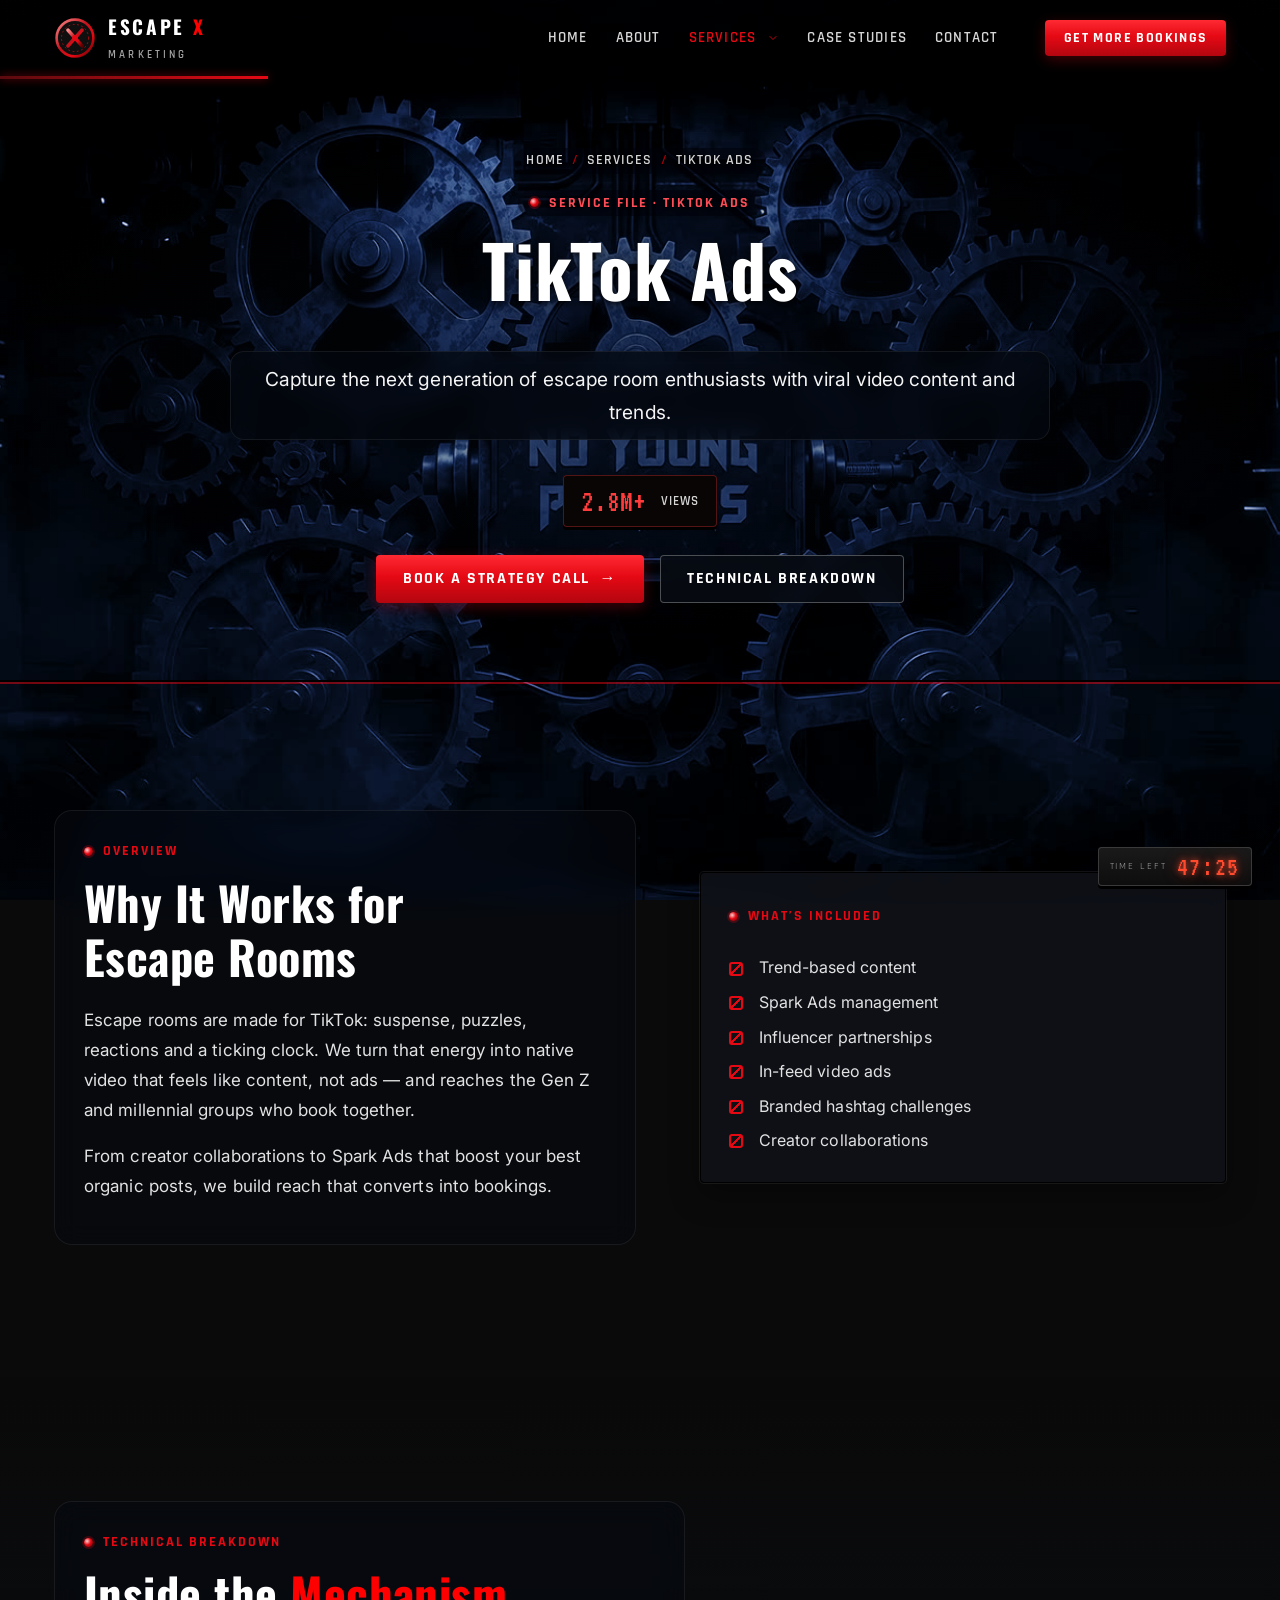
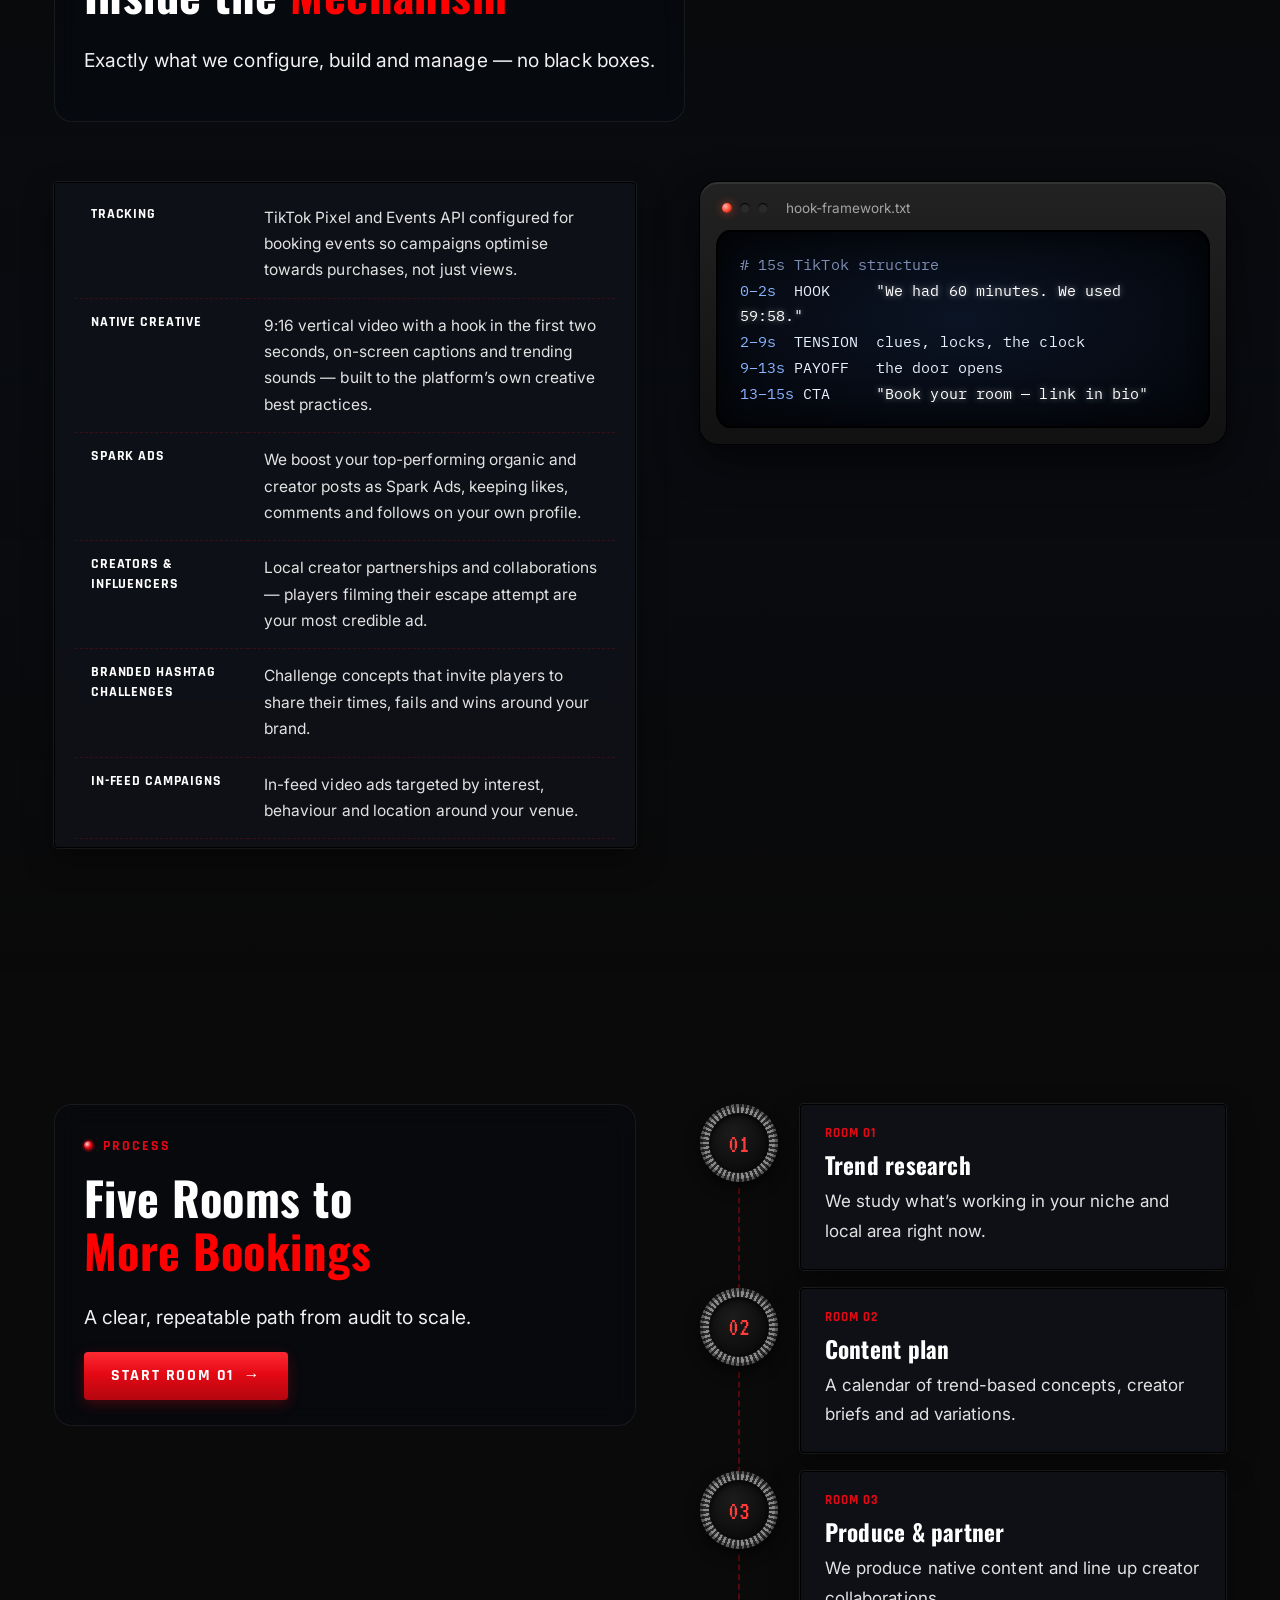
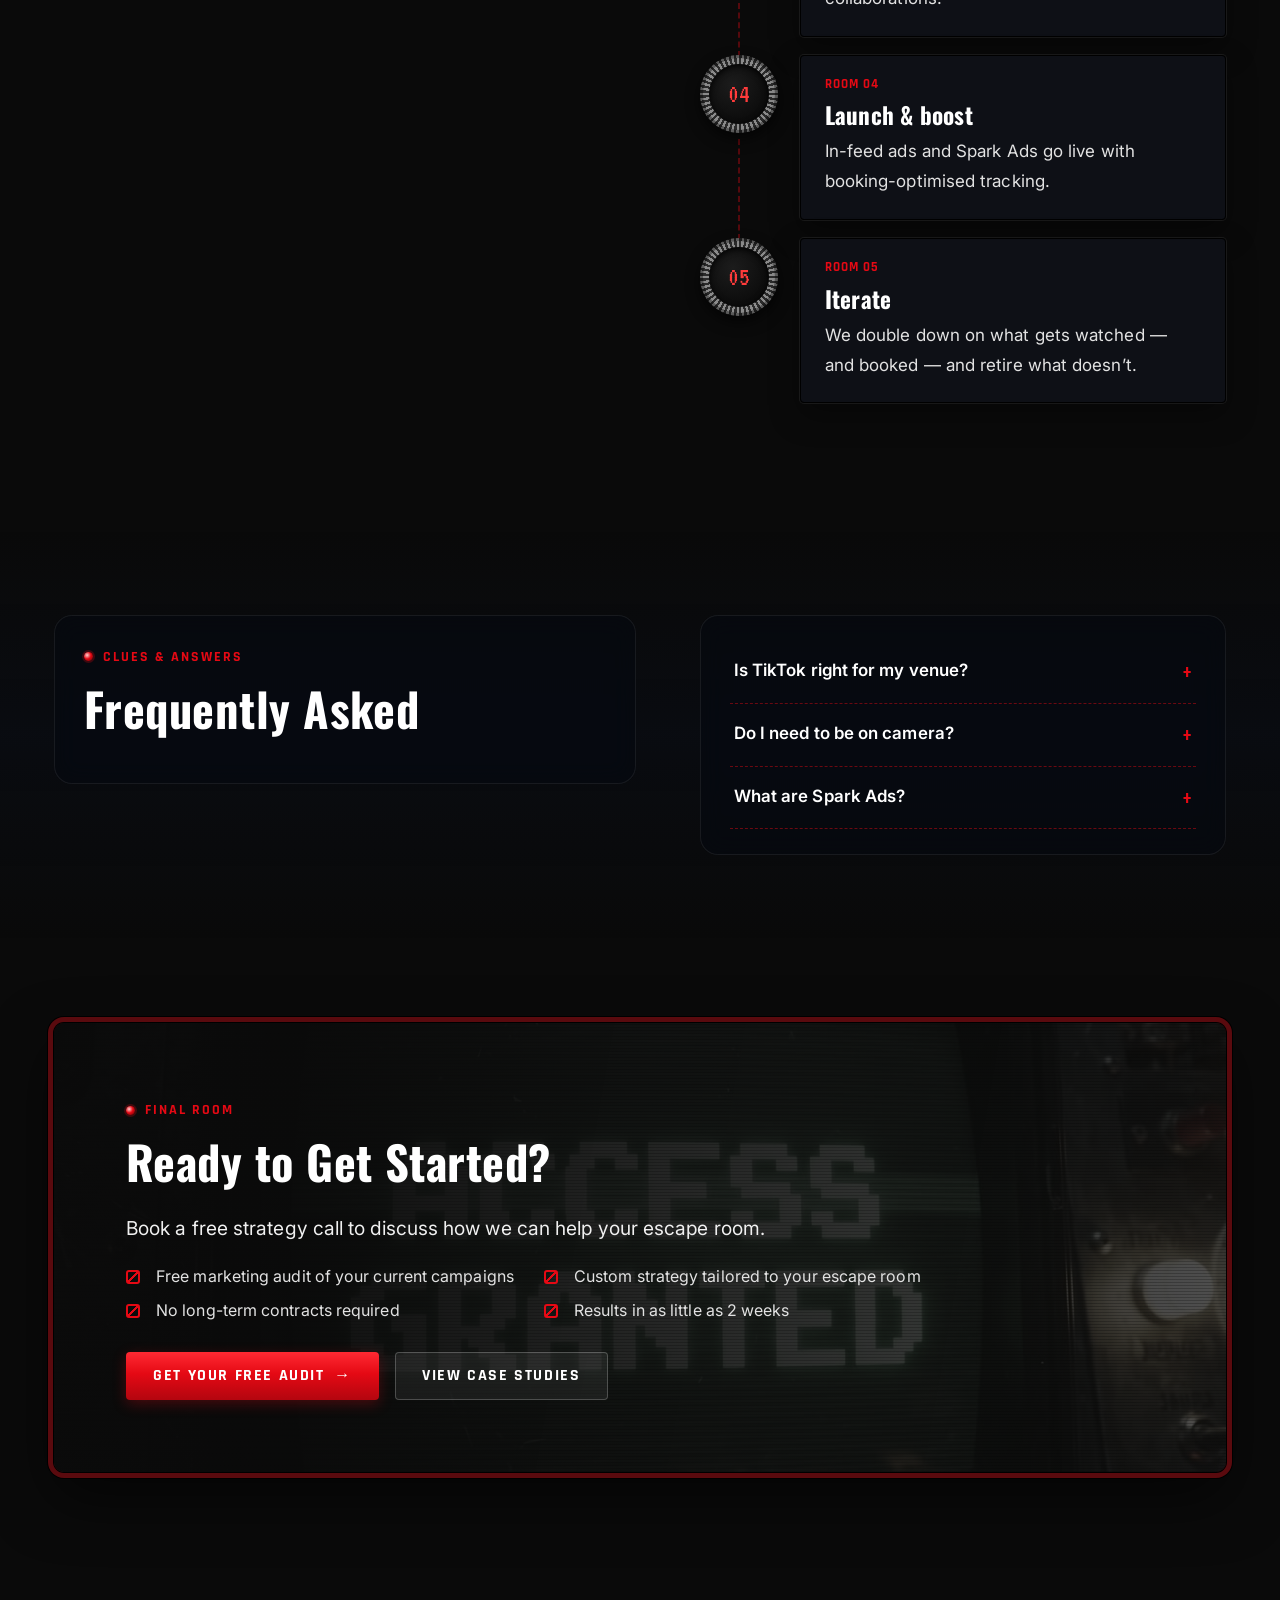
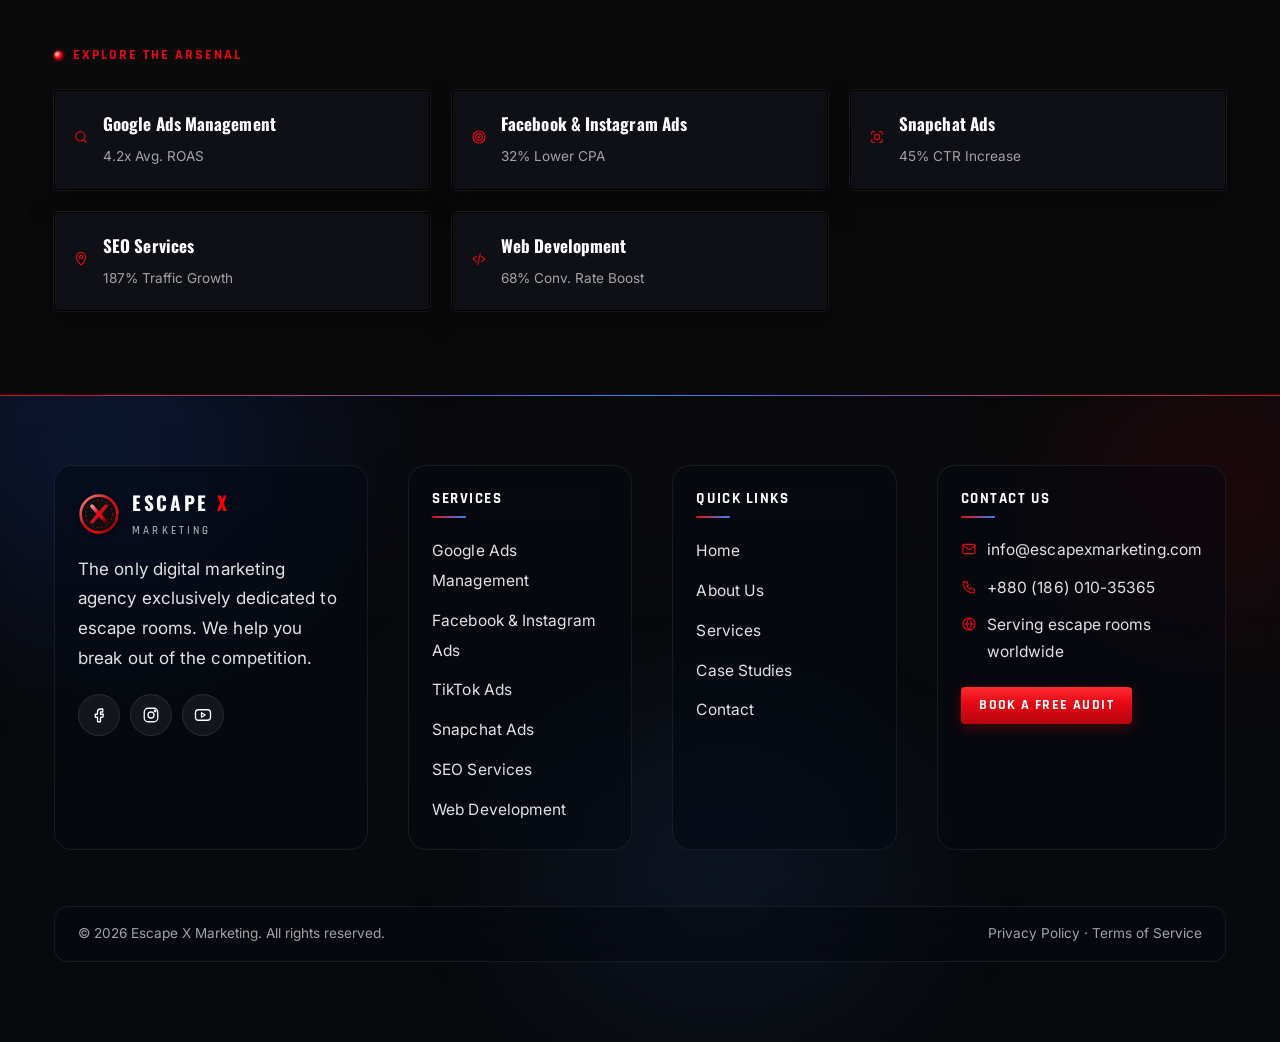
<file: services/tiktok-ads.html>
<!doctype html>
<html lang="en" class="no-js">
<head>
<meta charset="utf-8">
<meta name="robots" content="noindex, nofollow">
<meta name="viewport" content="width=device-width, initial-scale=1, viewport-fit=cover">
<title>TikTok Ads for Escape Rooms | Escape X Marketing</title>
<meta name="description" content="Capture the next generation of escape room enthusiasts with viral video content and trends.">
<meta name="theme-color" content="#0a0a0a">
<meta property="og:title" content="TikTok Ads for Escape Rooms | Escape X Marketing">
<meta property="og:description" content="Capture the next generation of escape room enthusiasts with viral video content and trends.">
<meta property="og:type" content="website">
<link rel="icon" href="data:image/svg+xml,<svg viewBox='0 0 48 48' aria-hidden='true'><defs><linearGradient id='lgB' x1='0' y1='0' x2='1' y2='1'><stop offset='0' stop-color='%23ff8a8a'/><stop offset='.45' stop-color='%23c1121c'/><stop offset='.7' stop-color='%23e50914'/><stop offset='1' stop-color='%235a0000'/></linearGradient></defs><circle cx='24' cy='24' r='21' fill='%230f0f0f' stroke='url(%23lgB)' stroke-width='3'/><circle cx='24' cy='24' r='15.5' fill='none' stroke='%23e50914' stroke-width='1' stroke-dasharray='2 3' opacity='.8'/><path d='M16 15 32 33M32 15 16 33' stroke='url(%23lgB)' stroke-width='4.2' stroke-linecap='round'/><circle cx='24' cy='24' r='3.4' fill='%23e50914'/></svg>">
<link rel="preconnect" href="https://fonts.googleapis.com">
<link rel="preconnect" href="https://fonts.gstatic.com" crossorigin>
<link href="https://fonts.googleapis.com/css2?family=Oswald:wght@500;600;700&family=Rajdhani:wght@500;600;700&family=Inter:wght@400;500;600;700&family=IBM+Plex+Mono:wght@400;500&family=VT323&display=swap" rel="stylesheet">
<link rel="stylesheet" href="../assets/css/site.css">
<link rel="stylesheet" href="../assets/css/scroll-world.css">
</head>
<body>
<a class="skip" href="#main">Skip to content</a>
<header class="site-header">
  <div class="container">
    <a class="brand" href="../index.html" aria-label="Escape X Marketing home"><svg viewBox="0 0 48 48" aria-hidden="true"><defs><linearGradient id="lgB" x1="0" y1="0" x2="1" y2="1"><stop offset="0" stop-color="#ff8a8a"/><stop offset=".45" stop-color="#c1121c"/><stop offset=".7" stop-color="#e50914"/><stop offset="1" stop-color="#5a0000"/></linearGradient></defs><circle cx="24" cy="24" r="21" fill="#0f0f0f" stroke="url(#lgB)" stroke-width="3"/><circle cx="24" cy="24" r="15.5" fill="none" stroke="#e50914" stroke-width="1" stroke-dasharray="2 3" opacity=".8"/><path d="M16 15 32 33M32 15 16 33" stroke="url(#lgB)" stroke-width="4.2" stroke-linecap="round"/><circle cx="24" cy="24" r="3.4" fill="#e50914"/></svg><span><span class="brand-word">ESCAPE <b class="brass-text">X</b></span><span class="brand-sub">MARKETING</span></span></a>
    <button class="burger" type="button" aria-label="Open menu" aria-expanded="false" aria-controls="site-nav"><span></span><span></span><span></span></button>
    <nav class="nav" id="site-nav" aria-label="Main">
      <a href="../index.html">Home</a><a href="../about.html">About</a><div class="dd active"><a class="dd-link" href="../services.html">Services</a><button type="button" class="dd-toggle" aria-expanded="false" aria-controls="svc-menu" aria-label="Show services list"><svg class="" viewBox="0 0 24 24" fill="none" stroke="currentColor" stroke-width="1.7" stroke-linecap="round" stroke-linejoin="round" aria-hidden="true"><path d="m6 9 6 6 6-6"/></svg></button><div class="dd-menu" id="svc-menu"><a href="../services/google-ads.html"><span class="dd-ico"><svg class="" viewBox="0 0 24 24" fill="none" stroke="currentColor" stroke-width="1.7" stroke-linecap="round" stroke-linejoin="round" aria-hidden="true"><circle cx="11" cy="11" r="7"/><path d="m20 20-3.5-3.5"/></svg></span><span class="dd-txt"><b>Google Ads Management</b><small>4.2x Avg. ROAS</small></span></a><a href="../services/facebook-instagram-ads.html"><span class="dd-ico"><svg class="" viewBox="0 0 24 24" fill="none" stroke="currentColor" stroke-width="1.7" stroke-linecap="round" stroke-linejoin="round" aria-hidden="true"><circle cx="12" cy="12" r="9"/><circle cx="12" cy="12" r="5"/><circle cx="12" cy="12" r="1.5"/></svg></span><span class="dd-txt"><b>Facebook &amp; Instagram Ads</b><small>32% Lower CPA</small></span></a><a href="../services/tiktok-ads.html" aria-current="page"><span class="dd-ico"><svg class="" viewBox="0 0 24 24" fill="none" stroke="currentColor" stroke-width="1.7" stroke-linecap="round" stroke-linejoin="round" aria-hidden="true"><rect x="3" y="4" width="18" height="16" rx="3"/><path d="m10 9 5 3-5 3z"/></svg></span><span class="dd-txt"><b>TikTok Ads</b><small>2.8M+ Views</small></span></a><a href="../services/snapchat-ads.html"><span class="dd-ico"><svg class="" viewBox="0 0 24 24" fill="none" stroke="currentColor" stroke-width="1.7" stroke-linecap="round" stroke-linejoin="round" aria-hidden="true"><circle cx="12" cy="12" r="4"/><path d="M4 8V6a2 2 0 0 1 2-2h2M16 4h2a2 2 0 0 1 2 2v2M20 16v2a2 2 0 0 1-2 2h-2M8 20H6a2 2 0 0 1-2-2v-2"/></svg></span><span class="dd-txt"><b>Snapchat Ads</b><small>45% CTR Increase</small></span></a><a href="../services/seo-services.html"><span class="dd-ico"><svg class="" viewBox="0 0 24 24" fill="none" stroke="currentColor" stroke-width="1.7" stroke-linecap="round" stroke-linejoin="round" aria-hidden="true"><path d="M12 21s-7-6.2-7-12a7 7 0 0 1 14 0c0 5.8-7 12-7 12z"/><circle cx="12" cy="9" r="2.5"/></svg></span><span class="dd-txt"><b>SEO Services</b><small>187% Traffic Growth</small></span></a><a href="../services/web-development.html"><span class="dd-ico"><svg class="" viewBox="0 0 24 24" fill="none" stroke="currentColor" stroke-width="1.7" stroke-linecap="round" stroke-linejoin="round" aria-hidden="true"><path d="m8 8-5 4 5 4M16 8l5 4-5 4M14 4l-4 16"/></svg></span><span class="dd-txt"><b>Web Development</b><small>68% Conv. Rate Boost</small></span></a></div></div><a href="../case-studies.html">Case Studies</a><a href="../contact.html">Contact</a>
      <a class="btn mobile-cta" href="../contact.html">Get More Bookings <span class="arrow">→</span></a>
    </nav>
    <a class="btn btn-sm header-cta" href="../contact.html">Get More Bookings</a>
  </div>
</header>
<main id="main">
<section class="page-hero">
  <div class="container">
    <nav class="crumbs" aria-label="Breadcrumb"><a href="../index.html">Home</a><span aria-hidden="true">/</span><a href="../services.html">Services</a><span aria-hidden="true">/</span><span>TikTok Ads</span></nav>
    <span class="eyebrow">Service file · TikTok Ads</span>
    <h1>TikTok Ads</h1>
    <p class="lead">Capture the next generation of escape room enthusiasts with viral video content and trends.</p>
    <div class="hero-metric"><b>2.8M+</b><span>Views</span></div><div class="btn-row" style="margin-top:28px"><a class="btn" href="../contact.html">Book a Strategy Call <span class="arrow">→</span></a><a class="btn btn-ghost" href="#breakdown">Technical Breakdown</a></div>
  </div>
</section><section class="section"><div class="container split">
  <div class="reveal"><span class="eyebrow">Overview</span><h2>Why It Works for Escape Rooms</h2><p>Escape rooms are made for TikTok: suspense, puzzles, reactions and a ticking clock. We turn that energy into native video that feels like content, not ads — and reaches the Gen Z and millennial groups who book together.</p><p>From creator collaborations to Spark Ads that boost your best organic posts, we build reach that converts into bookings.</p></div>
  <div class="panel rivets reveal reveal-d1"><span class="eyebrow">What’s Included</span><ul class="checks"><li>Trend-based content</li><li>Spark Ads management</li><li>Influencer partnerships</li><li>In-feed video ads</li><li>Branded hashtag challenges</li><li>Creator collaborations</li></ul></div>
</div></section>
<section class="section bg-vault" id="breakdown"><div class="container">
  <div class="section-head reveal"><span class="eyebrow">Technical Breakdown</span><h2>Inside the <span class="brass-text">Mechanism</span></h2><p class="lead">Exactly what we configure, build and manage — no black boxes.</p></div>
  <div class="split" style="align-items:start">
    <div class="panel reveal" style="padding:8px 20px"><table class="spec"><tbody><tr><th>Tracking</th><td>TikTok Pixel and Events API configured for booking events so campaigns optimise towards purchases, not just views.</td></tr><tr><th>Native creative</th><td>9:16 vertical video with a hook in the first two seconds, on-screen captions and trending sounds — built to the platform’s own creative best practices.</td></tr><tr><th>Spark Ads</th><td>We boost your top-performing organic and creator posts as Spark Ads, keeping likes, comments and follows on your own profile.</td></tr><tr><th>Creators &amp; influencers</th><td>Local creator partnerships and collaborations — players filming their escape attempt are your most credible ad.</td></tr><tr><th>Branded hashtag challenges</th><td>Challenge concepts that invite players to share their times, fails and wins around your brand.</td></tr><tr><th>In-feed campaigns</th><td>In-feed video ads targeted by interest, behaviour and location around your venue.</td></tr></tbody></table></div>
    <div class="terminal reveal reveal-d1"><div class="bar"><i></i><i></i><i></i><span class="note" style="margin-left:10px">hook-framework.txt</span></div><pre><span class="c"># 15s TikTok structure</span>
<span class="k">0–2s</span>  HOOK     <span class="y">"We had 60 minutes. We used 59:58."</span>
<span class="k">2–9s</span>  TENSION  clues, locks, the clock
<span class="k">9–13s</span> PAYOFF   the door opens
<span class="k">13–15s</span> CTA     <span class="y">"Book your room — link in bio"</span></pre></div>
  </div>
</div></section>
<section class="section" id="process"><div class="container split" style="align-items:start">
  <div class="reveal" style="position:sticky;top:110px"><span class="eyebrow">Process</span><h2>Five Rooms to <span class="brass-text">More Bookings</span></h2><p class="lead">A clear, repeatable path from audit to scale.</p><a class="btn" href="../contact.html">Start Room 01 <span class="arrow">→</span></a></div>
  <div class="steps"><div class="step reveal reveal-d0"><div class="knob"><span>01</span></div><div class="panel"><span class="tag">Room 01</span><h3>Trend research</h3><p style="margin:0">We study what’s working in your niche and local area right now.</p></div></div><div class="step reveal reveal-d1"><div class="knob"><span>02</span></div><div class="panel"><span class="tag">Room 02</span><h3>Content plan</h3><p style="margin:0">A calendar of trend-based concepts, creator briefs and ad variations.</p></div></div><div class="step reveal reveal-d2"><div class="knob"><span>03</span></div><div class="panel"><span class="tag">Room 03</span><h3>Produce &amp; partner</h3><p style="margin:0">We produce native content and line up creator collaborations.</p></div></div><div class="step reveal reveal-d0"><div class="knob"><span>04</span></div><div class="panel"><span class="tag">Room 04</span><h3>Launch &amp; boost</h3><p style="margin:0">In-feed ads and Spark Ads go live with booking-optimised tracking.</p></div></div><div class="step reveal reveal-d1"><div class="knob"><span>05</span></div><div class="panel"><span class="tag">Room 05</span><h3>Iterate</h3><p style="margin:0">We double down on what gets watched — and booked — and retire what doesn’t.</p></div></div></div>
</div></section>
<section class="section-tight bg-vault"><div class="container split" style="align-items:start">
  <div class="reveal"><span class="eyebrow">Clues &amp; Answers</span><h2>Frequently Asked</h2></div>
  <div class="faq reveal reveal-d1"><details><summary>Is TikTok right for my venue?</summary><p>If your players are 18–34 or you run groups and parties, TikTok is one of the most efficient ways to build awareness.</p></details><details><summary>Do I need to be on camera?</summary><p>No. We work with creators and players, and can produce content with minimal time from you.</p></details><details><summary>What are Spark Ads?</summary><p>Spark Ads let us promote real organic posts — yours or a creator’s — so engagement stays on the original post.</p></details></div>
</div></section>
<section class="section-tight"><div class="container">
  <div class="cta-band reveal">
    <div class="bg"><img src="../assets/img/cta-end.jpg" alt="" loading="lazy"></div>
    <span class="eyebrow">Final room</span>
    <h2>Ready to Get Started?</h2>
    <p class="lead">Book a free strategy call to discuss how we can help your escape room.</p>
    <ul class="checks">
      <li>Free marketing audit of your current campaigns</li><li>Custom strategy tailored to your escape room</li>
      <li>No long-term contracts required</li><li>Results in as little as 2 weeks</li>
    </ul>
    <div class="btn-row"><a class="btn" href="../contact.html">Get Your Free Audit <span class="arrow">→</span></a><a class="btn btn-ghost" href="../case-studies.html">View Case Studies</a></div>
  </div>
</div></section>
<section class="section-tight"><div class="container"><span class="eyebrow">Explore the arsenal</span><div class="grid g3" style="margin-top:10px"><a class="panel panel-glow reveal" href="google-ads.html" style="display:flex;gap:14px;align-items:center;padding:18px"><span class="ico" style="color:var(--brass-2)"><svg class="keyhole" viewBox="0 0 24 24" fill="none" stroke="currentColor" stroke-width="1.7" stroke-linecap="round" stroke-linejoin="round" aria-hidden="true"><circle cx="11" cy="11" r="7"/><path d="m20 20-3.5-3.5"/></svg></span><span><b style="font-family:var(--f-display)">Google Ads Management</b><br><span class="note">4.2x Avg. ROAS</span></span></a><a class="panel panel-glow reveal" href="facebook-instagram-ads.html" style="display:flex;gap:14px;align-items:center;padding:18px"><span class="ico" style="color:var(--brass-2)"><svg class="keyhole" viewBox="0 0 24 24" fill="none" stroke="currentColor" stroke-width="1.7" stroke-linecap="round" stroke-linejoin="round" aria-hidden="true"><circle cx="12" cy="12" r="9"/><circle cx="12" cy="12" r="5"/><circle cx="12" cy="12" r="1.5"/></svg></span><span><b style="font-family:var(--f-display)">Facebook &amp; Instagram Ads</b><br><span class="note">32% Lower CPA</span></span></a><a class="panel panel-glow reveal" href="snapchat-ads.html" style="display:flex;gap:14px;align-items:center;padding:18px"><span class="ico" style="color:var(--brass-2)"><svg class="keyhole" viewBox="0 0 24 24" fill="none" stroke="currentColor" stroke-width="1.7" stroke-linecap="round" stroke-linejoin="round" aria-hidden="true"><circle cx="12" cy="12" r="4"/><path d="M4 8V6a2 2 0 0 1 2-2h2M16 4h2a2 2 0 0 1 2 2v2M20 16v2a2 2 0 0 1-2 2h-2M8 20H6a2 2 0 0 1-2-2v-2"/></svg></span><span><b style="font-family:var(--f-display)">Snapchat Ads</b><br><span class="note">45% CTR Increase</span></span></a><a class="panel panel-glow reveal" href="seo-services.html" style="display:flex;gap:14px;align-items:center;padding:18px"><span class="ico" style="color:var(--brass-2)"><svg class="keyhole" viewBox="0 0 24 24" fill="none" stroke="currentColor" stroke-width="1.7" stroke-linecap="round" stroke-linejoin="round" aria-hidden="true"><path d="M12 21s-7-6.2-7-12a7 7 0 0 1 14 0c0 5.8-7 12-7 12z"/><circle cx="12" cy="9" r="2.5"/></svg></span><span><b style="font-family:var(--f-display)">SEO Services</b><br><span class="note">187% Traffic Growth</span></span></a><a class="panel panel-glow reveal" href="web-development.html" style="display:flex;gap:14px;align-items:center;padding:18px"><span class="ico" style="color:var(--brass-2)"><svg class="keyhole" viewBox="0 0 24 24" fill="none" stroke="currentColor" stroke-width="1.7" stroke-linecap="round" stroke-linejoin="round" aria-hidden="true"><path d="m8 8-5 4 5 4M16 8l5 4-5 4M14 4l-4 16"/></svg></span><span><b style="font-family:var(--f-display)">Web Development</b><br><span class="note">68% Conv. Rate Boost</span></span></a></div></div></section>
</main>
<footer class="site-footer">
  <div class="container">
    <div class="foot-grid">
      <div>
        <a class="brand" href="../index.html" aria-label="Escape X Marketing home"><svg viewBox="0 0 48 48" aria-hidden="true"><defs><linearGradient id="lgB" x1="0" y1="0" x2="1" y2="1"><stop offset="0" stop-color="#ff8a8a"/><stop offset=".45" stop-color="#c1121c"/><stop offset=".7" stop-color="#e50914"/><stop offset="1" stop-color="#5a0000"/></linearGradient></defs><circle cx="24" cy="24" r="21" fill="#0f0f0f" stroke="url(#lgB)" stroke-width="3"/><circle cx="24" cy="24" r="15.5" fill="none" stroke="#e50914" stroke-width="1" stroke-dasharray="2 3" opacity=".8"/><path d="M16 15 32 33M32 15 16 33" stroke="url(#lgB)" stroke-width="4.2" stroke-linecap="round"/><circle cx="24" cy="24" r="3.4" fill="#e50914"/></svg><span><span class="brand-word">ESCAPE <b class="brass-text">X</b></span><span class="brand-sub">MARKETING</span></span></a>
        <p style="margin-top:18px;max-width:34ch">The only digital marketing agency exclusively dedicated to escape rooms. We help you break out of the competition.</p>
        <div class="socials">
          <a href="https://www.facebook.com/escapexmarketing/" target="_blank" rel="noopener" aria-label="Facebook"><svg class="" viewBox="0 0 24 24" fill="none" stroke="currentColor" stroke-width="1.7" stroke-linecap="round" stroke-linejoin="round" aria-hidden="true"><path d="M14 8h3V4h-3a4 4 0 0 0-4 4v3H7v4h3v6h4v-6h3l1-4h-4V8a0 0 0 0 1 0 0z"/></svg></a>
          <a href="https://www.instagram.com/escapexmarketing/" target="_blank" rel="noopener" aria-label="Instagram"><svg class="" viewBox="0 0 24 24" fill="none" stroke="currentColor" stroke-width="1.7" stroke-linecap="round" stroke-linejoin="round" aria-hidden="true"><rect x="3" y="3" width="18" height="18" rx="5"/><circle cx="12" cy="12" r="4"/><circle cx="17.5" cy="6.5" r="1"/></svg></a>
          <a href="https://www.youtube.com/@EscapeXMarketing" target="_blank" rel="noopener" aria-label="YouTube"><svg class="" viewBox="0 0 24 24" fill="none" stroke="currentColor" stroke-width="1.7" stroke-linecap="round" stroke-linejoin="round" aria-hidden="true"><rect x="2" y="5" width="20" height="14" rx="4"/><path d="m10 9 5 3-5 3z"/></svg></a>
        </div>
      </div>
      <div><h4>Services</h4><ul><li><a href="../services/google-ads.html">Google Ads Management</a></li><li><a href="../services/facebook-instagram-ads.html">Facebook &amp; Instagram Ads</a></li><li><a href="../services/tiktok-ads.html">TikTok Ads</a></li><li><a href="../services/snapchat-ads.html">Snapchat Ads</a></li><li><a href="../services/seo-services.html">SEO Services</a></li><li><a href="../services/web-development.html">Web Development</a></li></ul></div>
      <div><h4>Quick Links</h4><ul>
        <li><a href="../index.html">Home</a></li><li><a href="../about.html">About Us</a></li>
        <li><a href="../services.html">Services</a></li><li><a href="../case-studies.html">Case Studies</a></li>
        <li><a href="../contact.html">Contact</a></li></ul></div>
      <div><h4>Contact Us</h4><ul class="foot-contact">
        <li><svg class="" viewBox="0 0 24 24" fill="none" stroke="currentColor" stroke-width="1.7" stroke-linecap="round" stroke-linejoin="round" aria-hidden="true"><rect x="3" y="5" width="18" height="14" rx="2"/><path d="m3 7 9 6 9-6"/></svg><a href="mailto:info@escapexmarketing.com">info@escapexmarketing.com</a></li>
        <li><svg class="" viewBox="0 0 24 24" fill="none" stroke="currentColor" stroke-width="1.7" stroke-linecap="round" stroke-linejoin="round" aria-hidden="true"><path d="M5 4h4l2 5-2.5 1.5a11 11 0 0 0 5 5L15 13l5 2v4a2 2 0 0 1-2 2A16 16 0 0 1 3 6a2 2 0 0 1 2-2"/></svg><a href="tel:+8801860103565">+880 (186) 010-35365</a></li>
        <li><svg class="" viewBox="0 0 24 24" fill="none" stroke="currentColor" stroke-width="1.7" stroke-linecap="round" stroke-linejoin="round" aria-hidden="true"><circle cx="12" cy="12" r="9"/><path d="M3 12h18M12 3a14 14 0 0 1 0 18M12 3a14 14 0 0 0 0 18"/></svg><span>Serving escape rooms worldwide</span></li></ul>
        <a class="btn btn-sm" style="margin-top:22px" href="../contact.html">Book a Free Audit</a>
      </div>
    </div>
    <div class="foot-bottom">
      <span>© <span data-year>2026</span> Escape X Marketing. All rights reserved.</span>
      <span><a href="https://escapexmarketing.com/privacy-policy/" target="_blank" rel="noopener">Privacy Policy</a> · <a href="https://escapexmarketing.com/terms-&-conditions/" target="_blank" rel="noopener">Terms of Service</a></span>
    </div>
  </div>
</footer>
<script src="../assets/js/site.js" defer></script>
<script src="../assets/js/scroll-world.js"></script>
<script>mountScrollWorld({"sections": [{"label": "TikTok Ads", "clip": "../assets/video/pages/tiktok-ads.mp4", "clipMobile": "../assets/video/pages/tiktok-ads-m.mp4", "still": "../assets/img/pages/tiktok-ads.jpg", "anchor": null}], "timer": {"from": 3600}, "rail": false, "lite": false, "crossfade": 0.45});</script>
</body>
</html>
</file>
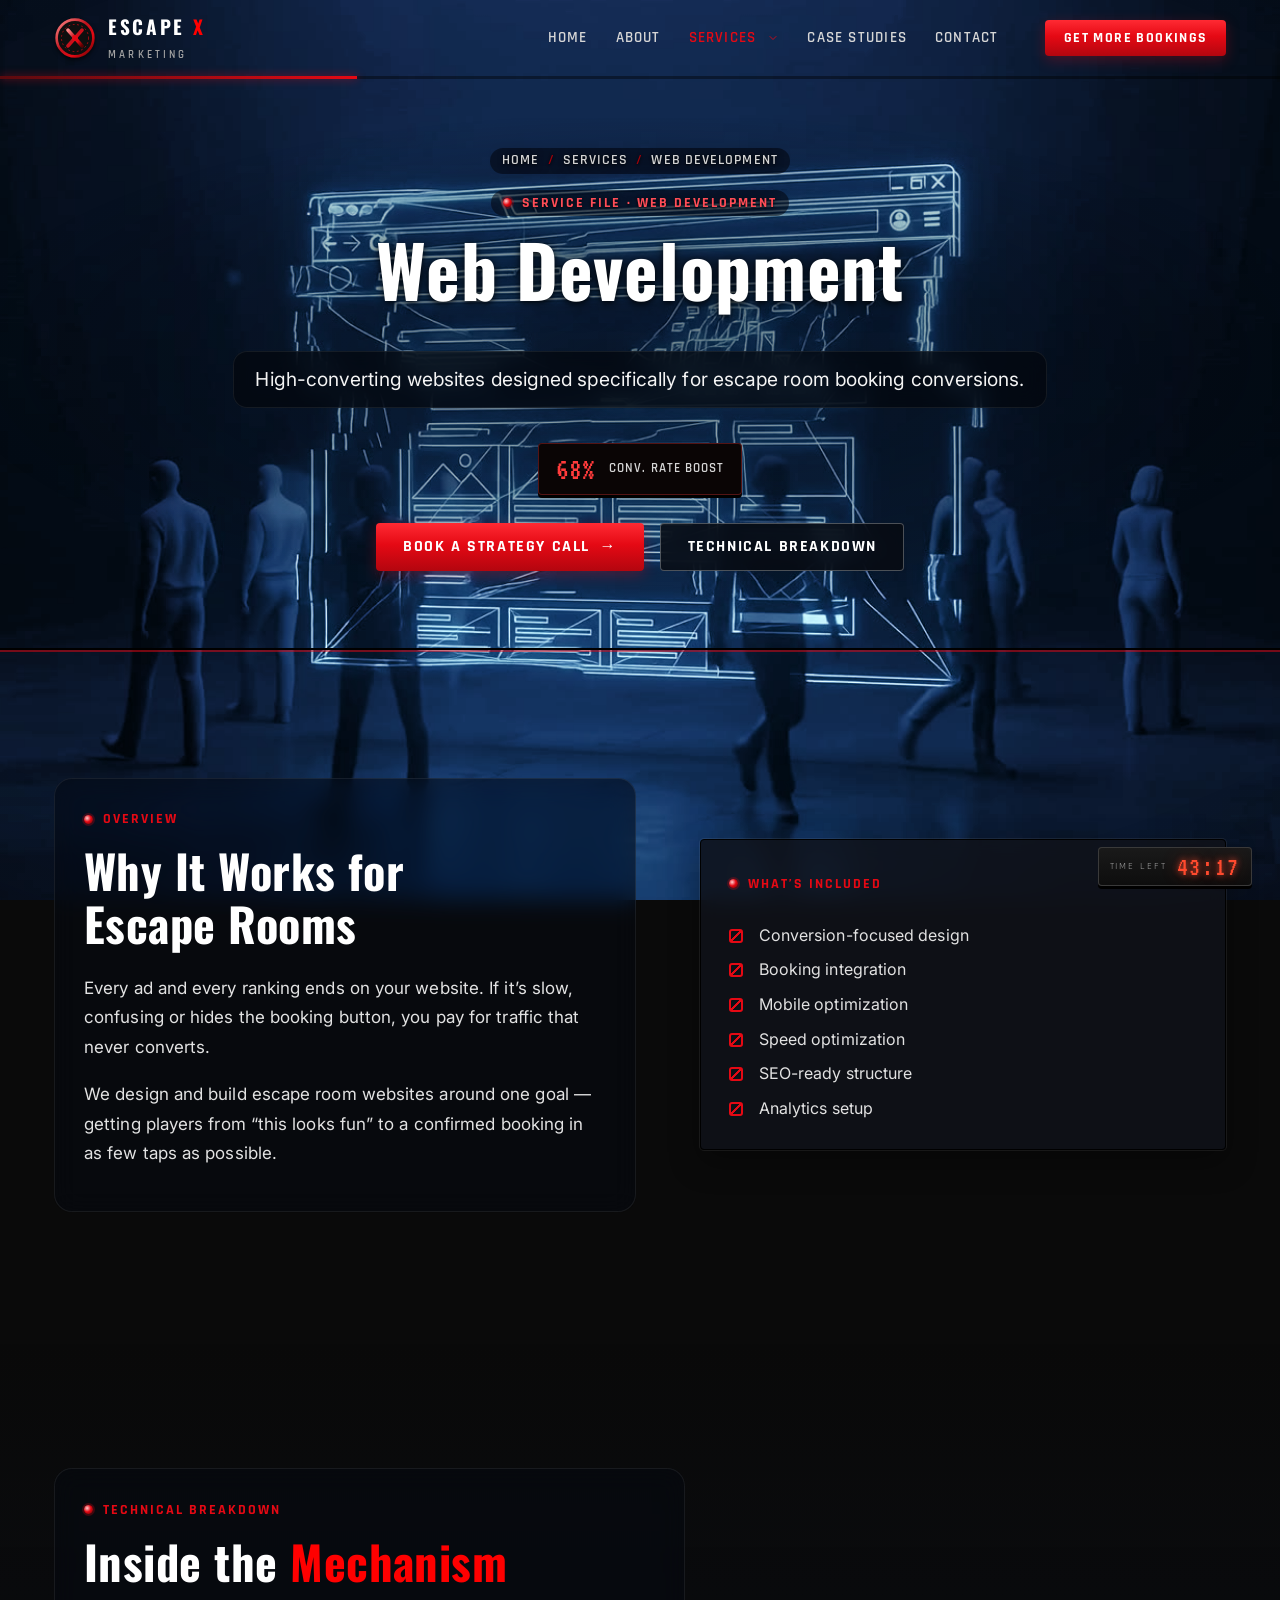
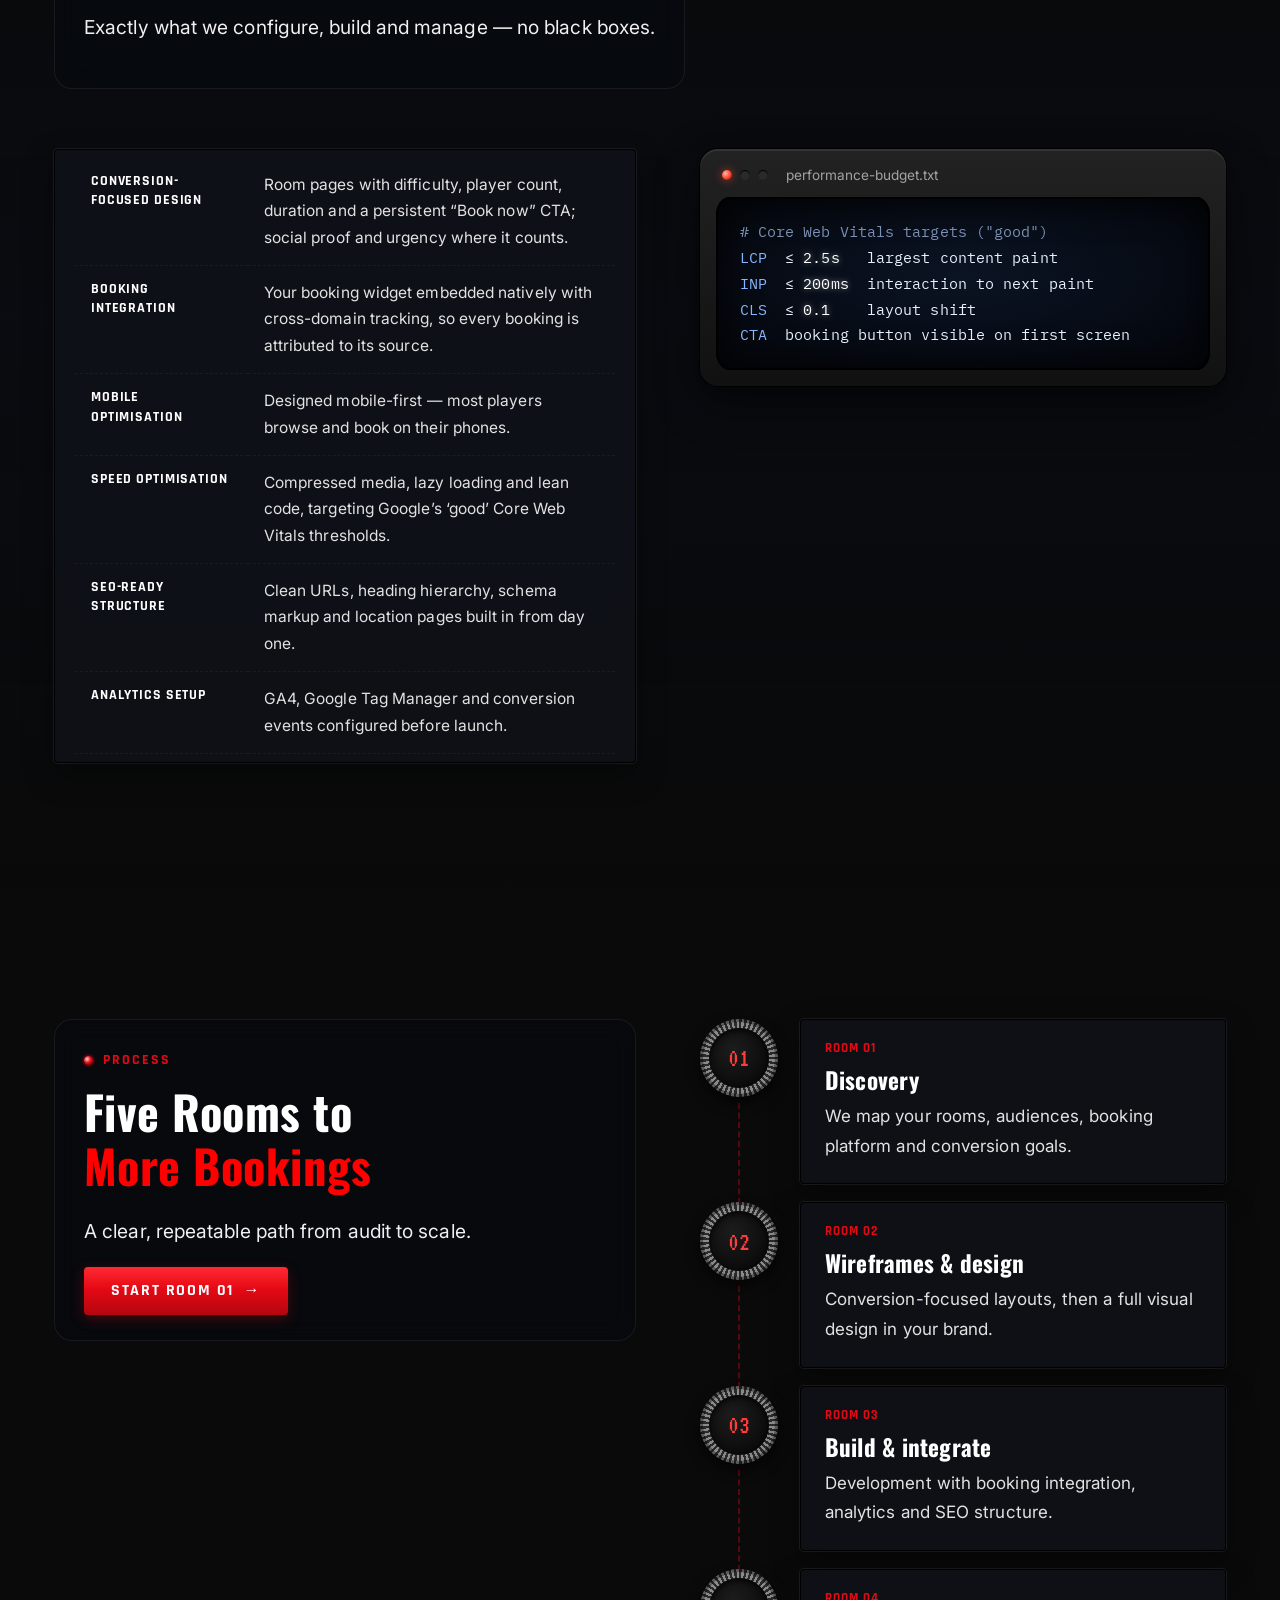
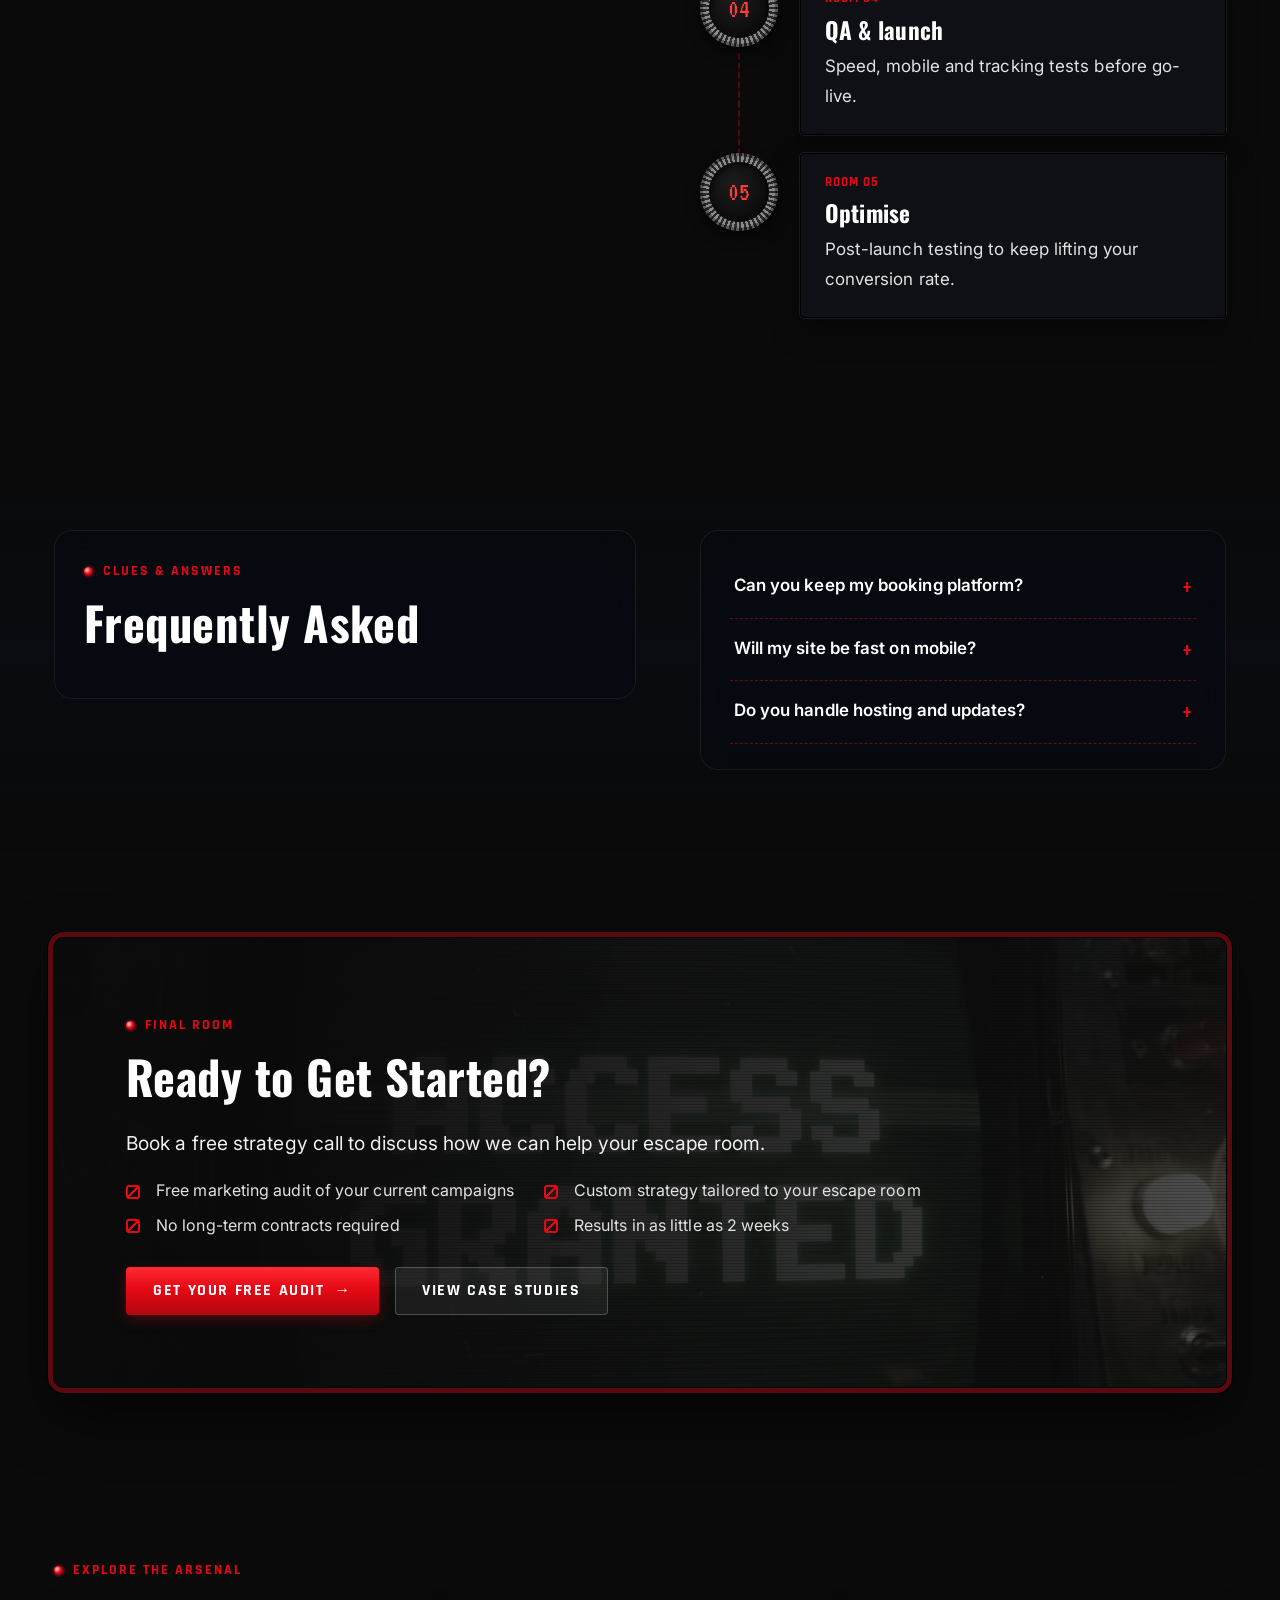
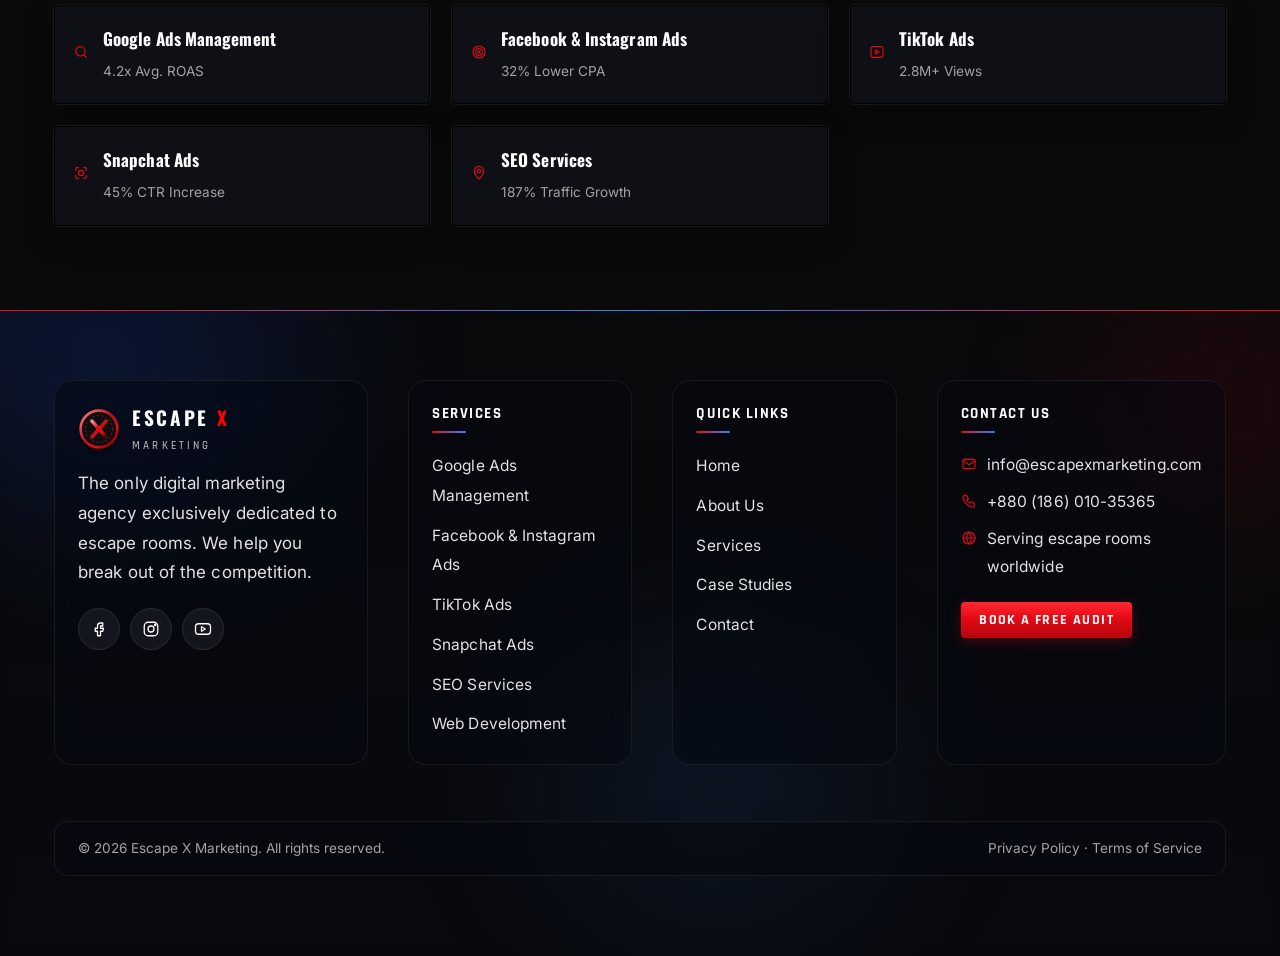
<file: services/web-development.html>
<!doctype html>
<html lang="en" class="no-js">
<head>
<meta charset="utf-8">
<meta name="robots" content="noindex, nofollow">
<meta name="viewport" content="width=device-width, initial-scale=1, viewport-fit=cover">
<title>Web Development for Escape Rooms | Escape X Marketing</title>
<meta name="description" content="High-converting websites designed specifically for escape room booking conversions.">
<meta name="theme-color" content="#0a0a0a">
<meta property="og:title" content="Web Development for Escape Rooms | Escape X Marketing">
<meta property="og:description" content="High-converting websites designed specifically for escape room booking conversions.">
<meta property="og:type" content="website">
<link rel="icon" href="data:image/svg+xml,<svg viewBox='0 0 48 48' aria-hidden='true'><defs><linearGradient id='lgB' x1='0' y1='0' x2='1' y2='1'><stop offset='0' stop-color='%23ff8a8a'/><stop offset='.45' stop-color='%23c1121c'/><stop offset='.7' stop-color='%23e50914'/><stop offset='1' stop-color='%235a0000'/></linearGradient></defs><circle cx='24' cy='24' r='21' fill='%230f0f0f' stroke='url(%23lgB)' stroke-width='3'/><circle cx='24' cy='24' r='15.5' fill='none' stroke='%23e50914' stroke-width='1' stroke-dasharray='2 3' opacity='.8'/><path d='M16 15 32 33M32 15 16 33' stroke='url(%23lgB)' stroke-width='4.2' stroke-linecap='round'/><circle cx='24' cy='24' r='3.4' fill='%23e50914'/></svg>">
<link rel="preconnect" href="https://fonts.googleapis.com">
<link rel="preconnect" href="https://fonts.gstatic.com" crossorigin>
<link href="https://fonts.googleapis.com/css2?family=Oswald:wght@500;600;700&family=Rajdhani:wght@500;600;700&family=Inter:wght@400;500;600;700&family=IBM+Plex+Mono:wght@400;500&family=VT323&display=swap" rel="stylesheet">
<link rel="stylesheet" href="../assets/css/site.css">
<link rel="stylesheet" href="../assets/css/scroll-world.css">
</head>
<body>
<a class="skip" href="#main">Skip to content</a>
<header class="site-header">
  <div class="container">
    <a class="brand" href="../index.html" aria-label="Escape X Marketing home"><svg viewBox="0 0 48 48" aria-hidden="true"><defs><linearGradient id="lgB" x1="0" y1="0" x2="1" y2="1"><stop offset="0" stop-color="#ff8a8a"/><stop offset=".45" stop-color="#c1121c"/><stop offset=".7" stop-color="#e50914"/><stop offset="1" stop-color="#5a0000"/></linearGradient></defs><circle cx="24" cy="24" r="21" fill="#0f0f0f" stroke="url(#lgB)" stroke-width="3"/><circle cx="24" cy="24" r="15.5" fill="none" stroke="#e50914" stroke-width="1" stroke-dasharray="2 3" opacity=".8"/><path d="M16 15 32 33M32 15 16 33" stroke="url(#lgB)" stroke-width="4.2" stroke-linecap="round"/><circle cx="24" cy="24" r="3.4" fill="#e50914"/></svg><span><span class="brand-word">ESCAPE <b class="brass-text">X</b></span><span class="brand-sub">MARKETING</span></span></a>
    <button class="burger" type="button" aria-label="Open menu" aria-expanded="false" aria-controls="site-nav"><span></span><span></span><span></span></button>
    <nav class="nav" id="site-nav" aria-label="Main">
      <a href="../index.html">Home</a><a href="../about.html">About</a><div class="dd active"><a class="dd-link" href="../services.html">Services</a><button type="button" class="dd-toggle" aria-expanded="false" aria-controls="svc-menu" aria-label="Show services list"><svg class="" viewBox="0 0 24 24" fill="none" stroke="currentColor" stroke-width="1.7" stroke-linecap="round" stroke-linejoin="round" aria-hidden="true"><path d="m6 9 6 6 6-6"/></svg></button><div class="dd-menu" id="svc-menu"><a href="../services/google-ads.html"><span class="dd-ico"><svg class="" viewBox="0 0 24 24" fill="none" stroke="currentColor" stroke-width="1.7" stroke-linecap="round" stroke-linejoin="round" aria-hidden="true"><circle cx="11" cy="11" r="7"/><path d="m20 20-3.5-3.5"/></svg></span><span class="dd-txt"><b>Google Ads Management</b><small>4.2x Avg. ROAS</small></span></a><a href="../services/facebook-instagram-ads.html"><span class="dd-ico"><svg class="" viewBox="0 0 24 24" fill="none" stroke="currentColor" stroke-width="1.7" stroke-linecap="round" stroke-linejoin="round" aria-hidden="true"><circle cx="12" cy="12" r="9"/><circle cx="12" cy="12" r="5"/><circle cx="12" cy="12" r="1.5"/></svg></span><span class="dd-txt"><b>Facebook &amp; Instagram Ads</b><small>32% Lower CPA</small></span></a><a href="../services/tiktok-ads.html"><span class="dd-ico"><svg class="" viewBox="0 0 24 24" fill="none" stroke="currentColor" stroke-width="1.7" stroke-linecap="round" stroke-linejoin="round" aria-hidden="true"><rect x="3" y="4" width="18" height="16" rx="3"/><path d="m10 9 5 3-5 3z"/></svg></span><span class="dd-txt"><b>TikTok Ads</b><small>2.8M+ Views</small></span></a><a href="../services/snapchat-ads.html"><span class="dd-ico"><svg class="" viewBox="0 0 24 24" fill="none" stroke="currentColor" stroke-width="1.7" stroke-linecap="round" stroke-linejoin="round" aria-hidden="true"><circle cx="12" cy="12" r="4"/><path d="M4 8V6a2 2 0 0 1 2-2h2M16 4h2a2 2 0 0 1 2 2v2M20 16v2a2 2 0 0 1-2 2h-2M8 20H6a2 2 0 0 1-2-2v-2"/></svg></span><span class="dd-txt"><b>Snapchat Ads</b><small>45% CTR Increase</small></span></a><a href="../services/seo-services.html"><span class="dd-ico"><svg class="" viewBox="0 0 24 24" fill="none" stroke="currentColor" stroke-width="1.7" stroke-linecap="round" stroke-linejoin="round" aria-hidden="true"><path d="M12 21s-7-6.2-7-12a7 7 0 0 1 14 0c0 5.8-7 12-7 12z"/><circle cx="12" cy="9" r="2.5"/></svg></span><span class="dd-txt"><b>SEO Services</b><small>187% Traffic Growth</small></span></a><a href="../services/web-development.html" aria-current="page"><span class="dd-ico"><svg class="" viewBox="0 0 24 24" fill="none" stroke="currentColor" stroke-width="1.7" stroke-linecap="round" stroke-linejoin="round" aria-hidden="true"><path d="m8 8-5 4 5 4M16 8l5 4-5 4M14 4l-4 16"/></svg></span><span class="dd-txt"><b>Web Development</b><small>68% Conv. Rate Boost</small></span></a></div></div><a href="../case-studies.html">Case Studies</a><a href="../contact.html">Contact</a>
      <a class="btn mobile-cta" href="../contact.html">Get More Bookings <span class="arrow">→</span></a>
    </nav>
    <a class="btn btn-sm header-cta" href="../contact.html">Get More Bookings</a>
  </div>
</header>
<main id="main">
<section class="page-hero">
  <div class="container">
    <nav class="crumbs" aria-label="Breadcrumb"><a href="../index.html">Home</a><span aria-hidden="true">/</span><a href="../services.html">Services</a><span aria-hidden="true">/</span><span>Web Development</span></nav>
    <span class="eyebrow">Service file · Web Development</span>
    <h1>Web Development</h1>
    <p class="lead">High-converting websites designed specifically for escape room booking conversions.</p>
    <div class="hero-metric"><b>68%</b><span>Conv. Rate Boost</span></div><div class="btn-row" style="margin-top:28px"><a class="btn" href="../contact.html">Book a Strategy Call <span class="arrow">→</span></a><a class="btn btn-ghost" href="#breakdown">Technical Breakdown</a></div>
  </div>
</section><section class="section"><div class="container split">
  <div class="reveal"><span class="eyebrow">Overview</span><h2>Why It Works for Escape Rooms</h2><p>Every ad and every ranking ends on your website. If it’s slow, confusing or hides the booking button, you pay for traffic that never converts.</p><p>We design and build escape room websites around one goal — getting players from “this looks fun” to a confirmed booking in as few taps as possible.</p></div>
  <div class="panel rivets reveal reveal-d1"><span class="eyebrow">What’s Included</span><ul class="checks"><li>Conversion-focused design</li><li>Booking integration</li><li>Mobile optimization</li><li>Speed optimization</li><li>SEO-ready structure</li><li>Analytics setup</li></ul></div>
</div></section>
<section class="section bg-vault" id="breakdown"><div class="container">
  <div class="section-head reveal"><span class="eyebrow">Technical Breakdown</span><h2>Inside the <span class="brass-text">Mechanism</span></h2><p class="lead">Exactly what we configure, build and manage — no black boxes.</p></div>
  <div class="split" style="align-items:start">
    <div class="panel reveal" style="padding:8px 20px"><table class="spec"><tbody><tr><th>Conversion-focused design</th><td>Room pages with difficulty, player count, duration and a persistent “Book now” CTA; social proof and urgency where it counts.</td></tr><tr><th>Booking integration</th><td>Your booking widget embedded natively with cross-domain tracking, so every booking is attributed to its source.</td></tr><tr><th>Mobile optimisation</th><td>Designed mobile-first — most players browse and book on their phones.</td></tr><tr><th>Speed optimisation</th><td>Compressed media, lazy loading and lean code, targeting Google’s ‘good’ Core Web Vitals thresholds.</td></tr><tr><th>SEO-ready structure</th><td>Clean URLs, heading hierarchy, schema markup and location pages built in from day one.</td></tr><tr><th>Analytics setup</th><td>GA4, Google Tag Manager and conversion events configured before launch.</td></tr></tbody></table></div>
    <div class="terminal reveal reveal-d1"><div class="bar"><i></i><i></i><i></i><span class="note" style="margin-left:10px">performance-budget.txt</span></div><pre><span class="c"># Core Web Vitals targets ("good")</span>
<span class="k">LCP</span>  ≤ <span class="y">2.5s</span>   largest content paint
<span class="k">INP</span>  ≤ <span class="y">200ms</span>  interaction to next paint
<span class="k">CLS</span>  ≤ <span class="y">0.1</span>    layout shift
<span class="k">CTA</span>  booking button visible on first screen</pre></div>
  </div>
</div></section>
<section class="section" id="process"><div class="container split" style="align-items:start">
  <div class="reveal" style="position:sticky;top:110px"><span class="eyebrow">Process</span><h2>Five Rooms to <span class="brass-text">More Bookings</span></h2><p class="lead">A clear, repeatable path from audit to scale.</p><a class="btn" href="../contact.html">Start Room 01 <span class="arrow">→</span></a></div>
  <div class="steps"><div class="step reveal reveal-d0"><div class="knob"><span>01</span></div><div class="panel"><span class="tag">Room 01</span><h3>Discovery</h3><p style="margin:0">We map your rooms, audiences, booking platform and conversion goals.</p></div></div><div class="step reveal reveal-d1"><div class="knob"><span>02</span></div><div class="panel"><span class="tag">Room 02</span><h3>Wireframes &amp; design</h3><p style="margin:0">Conversion-focused layouts, then a full visual design in your brand.</p></div></div><div class="step reveal reveal-d2"><div class="knob"><span>03</span></div><div class="panel"><span class="tag">Room 03</span><h3>Build &amp; integrate</h3><p style="margin:0">Development with booking integration, analytics and SEO structure.</p></div></div><div class="step reveal reveal-d0"><div class="knob"><span>04</span></div><div class="panel"><span class="tag">Room 04</span><h3>QA &amp; launch</h3><p style="margin:0">Speed, mobile and tracking tests before go-live.</p></div></div><div class="step reveal reveal-d1"><div class="knob"><span>05</span></div><div class="panel"><span class="tag">Room 05</span><h3>Optimise</h3><p style="margin:0">Post-launch testing to keep lifting your conversion rate.</p></div></div></div>
</div></section>
<section class="section-tight bg-vault"><div class="container split" style="align-items:start">
  <div class="reveal"><span class="eyebrow">Clues &amp; Answers</span><h2>Frequently Asked</h2></div>
  <div class="faq reveal reveal-d1"><details><summary>Can you keep my booking platform?</summary><p>Yes. We integrate the booking system you already use.</p></details><details><summary>Will my site be fast on mobile?</summary><p>Speed and mobile optimisation are core deliverables, not add-ons.</p></details><details><summary>Do you handle hosting and updates?</summary><p>We’ll discuss hosting and ongoing support options on your strategy call.</p></details></div>
</div></section>
<section class="section-tight"><div class="container">
  <div class="cta-band reveal">
    <div class="bg"><img src="../assets/img/cta-end.jpg" alt="" loading="lazy"></div>
    <span class="eyebrow">Final room</span>
    <h2>Ready to Get Started?</h2>
    <p class="lead">Book a free strategy call to discuss how we can help your escape room.</p>
    <ul class="checks">
      <li>Free marketing audit of your current campaigns</li><li>Custom strategy tailored to your escape room</li>
      <li>No long-term contracts required</li><li>Results in as little as 2 weeks</li>
    </ul>
    <div class="btn-row"><a class="btn" href="../contact.html">Get Your Free Audit <span class="arrow">→</span></a><a class="btn btn-ghost" href="../case-studies.html">View Case Studies</a></div>
  </div>
</div></section>
<section class="section-tight"><div class="container"><span class="eyebrow">Explore the arsenal</span><div class="grid g3" style="margin-top:10px"><a class="panel panel-glow reveal" href="google-ads.html" style="display:flex;gap:14px;align-items:center;padding:18px"><span class="ico" style="color:var(--brass-2)"><svg class="keyhole" viewBox="0 0 24 24" fill="none" stroke="currentColor" stroke-width="1.7" stroke-linecap="round" stroke-linejoin="round" aria-hidden="true"><circle cx="11" cy="11" r="7"/><path d="m20 20-3.5-3.5"/></svg></span><span><b style="font-family:var(--f-display)">Google Ads Management</b><br><span class="note">4.2x Avg. ROAS</span></span></a><a class="panel panel-glow reveal" href="facebook-instagram-ads.html" style="display:flex;gap:14px;align-items:center;padding:18px"><span class="ico" style="color:var(--brass-2)"><svg class="keyhole" viewBox="0 0 24 24" fill="none" stroke="currentColor" stroke-width="1.7" stroke-linecap="round" stroke-linejoin="round" aria-hidden="true"><circle cx="12" cy="12" r="9"/><circle cx="12" cy="12" r="5"/><circle cx="12" cy="12" r="1.5"/></svg></span><span><b style="font-family:var(--f-display)">Facebook &amp; Instagram Ads</b><br><span class="note">32% Lower CPA</span></span></a><a class="panel panel-glow reveal" href="tiktok-ads.html" style="display:flex;gap:14px;align-items:center;padding:18px"><span class="ico" style="color:var(--brass-2)"><svg class="keyhole" viewBox="0 0 24 24" fill="none" stroke="currentColor" stroke-width="1.7" stroke-linecap="round" stroke-linejoin="round" aria-hidden="true"><rect x="3" y="4" width="18" height="16" rx="3"/><path d="m10 9 5 3-5 3z"/></svg></span><span><b style="font-family:var(--f-display)">TikTok Ads</b><br><span class="note">2.8M+ Views</span></span></a><a class="panel panel-glow reveal" href="snapchat-ads.html" style="display:flex;gap:14px;align-items:center;padding:18px"><span class="ico" style="color:var(--brass-2)"><svg class="keyhole" viewBox="0 0 24 24" fill="none" stroke="currentColor" stroke-width="1.7" stroke-linecap="round" stroke-linejoin="round" aria-hidden="true"><circle cx="12" cy="12" r="4"/><path d="M4 8V6a2 2 0 0 1 2-2h2M16 4h2a2 2 0 0 1 2 2v2M20 16v2a2 2 0 0 1-2 2h-2M8 20H6a2 2 0 0 1-2-2v-2"/></svg></span><span><b style="font-family:var(--f-display)">Snapchat Ads</b><br><span class="note">45% CTR Increase</span></span></a><a class="panel panel-glow reveal" href="seo-services.html" style="display:flex;gap:14px;align-items:center;padding:18px"><span class="ico" style="color:var(--brass-2)"><svg class="keyhole" viewBox="0 0 24 24" fill="none" stroke="currentColor" stroke-width="1.7" stroke-linecap="round" stroke-linejoin="round" aria-hidden="true"><path d="M12 21s-7-6.2-7-12a7 7 0 0 1 14 0c0 5.8-7 12-7 12z"/><circle cx="12" cy="9" r="2.5"/></svg></span><span><b style="font-family:var(--f-display)">SEO Services</b><br><span class="note">187% Traffic Growth</span></span></a></div></div></section>
</main>
<footer class="site-footer">
  <div class="container">
    <div class="foot-grid">
      <div>
        <a class="brand" href="../index.html" aria-label="Escape X Marketing home"><svg viewBox="0 0 48 48" aria-hidden="true"><defs><linearGradient id="lgB" x1="0" y1="0" x2="1" y2="1"><stop offset="0" stop-color="#ff8a8a"/><stop offset=".45" stop-color="#c1121c"/><stop offset=".7" stop-color="#e50914"/><stop offset="1" stop-color="#5a0000"/></linearGradient></defs><circle cx="24" cy="24" r="21" fill="#0f0f0f" stroke="url(#lgB)" stroke-width="3"/><circle cx="24" cy="24" r="15.5" fill="none" stroke="#e50914" stroke-width="1" stroke-dasharray="2 3" opacity=".8"/><path d="M16 15 32 33M32 15 16 33" stroke="url(#lgB)" stroke-width="4.2" stroke-linecap="round"/><circle cx="24" cy="24" r="3.4" fill="#e50914"/></svg><span><span class="brand-word">ESCAPE <b class="brass-text">X</b></span><span class="brand-sub">MARKETING</span></span></a>
        <p style="margin-top:18px;max-width:34ch">The only digital marketing agency exclusively dedicated to escape rooms. We help you break out of the competition.</p>
        <div class="socials">
          <a href="https://www.facebook.com/escapexmarketing/" target="_blank" rel="noopener" aria-label="Facebook"><svg class="" viewBox="0 0 24 24" fill="none" stroke="currentColor" stroke-width="1.7" stroke-linecap="round" stroke-linejoin="round" aria-hidden="true"><path d="M14 8h3V4h-3a4 4 0 0 0-4 4v3H7v4h3v6h4v-6h3l1-4h-4V8a0 0 0 0 1 0 0z"/></svg></a>
          <a href="https://www.instagram.com/escapexmarketing/" target="_blank" rel="noopener" aria-label="Instagram"><svg class="" viewBox="0 0 24 24" fill="none" stroke="currentColor" stroke-width="1.7" stroke-linecap="round" stroke-linejoin="round" aria-hidden="true"><rect x="3" y="3" width="18" height="18" rx="5"/><circle cx="12" cy="12" r="4"/><circle cx="17.5" cy="6.5" r="1"/></svg></a>
          <a href="https://www.youtube.com/@EscapeXMarketing" target="_blank" rel="noopener" aria-label="YouTube"><svg class="" viewBox="0 0 24 24" fill="none" stroke="currentColor" stroke-width="1.7" stroke-linecap="round" stroke-linejoin="round" aria-hidden="true"><rect x="2" y="5" width="20" height="14" rx="4"/><path d="m10 9 5 3-5 3z"/></svg></a>
        </div>
      </div>
      <div><h4>Services</h4><ul><li><a href="../services/google-ads.html">Google Ads Management</a></li><li><a href="../services/facebook-instagram-ads.html">Facebook &amp; Instagram Ads</a></li><li><a href="../services/tiktok-ads.html">TikTok Ads</a></li><li><a href="../services/snapchat-ads.html">Snapchat Ads</a></li><li><a href="../services/seo-services.html">SEO Services</a></li><li><a href="../services/web-development.html">Web Development</a></li></ul></div>
      <div><h4>Quick Links</h4><ul>
        <li><a href="../index.html">Home</a></li><li><a href="../about.html">About Us</a></li>
        <li><a href="../services.html">Services</a></li><li><a href="../case-studies.html">Case Studies</a></li>
        <li><a href="../contact.html">Contact</a></li></ul></div>
      <div><h4>Contact Us</h4><ul class="foot-contact">
        <li><svg class="" viewBox="0 0 24 24" fill="none" stroke="currentColor" stroke-width="1.7" stroke-linecap="round" stroke-linejoin="round" aria-hidden="true"><rect x="3" y="5" width="18" height="14" rx="2"/><path d="m3 7 9 6 9-6"/></svg><a href="mailto:info@escapexmarketing.com">info@escapexmarketing.com</a></li>
        <li><svg class="" viewBox="0 0 24 24" fill="none" stroke="currentColor" stroke-width="1.7" stroke-linecap="round" stroke-linejoin="round" aria-hidden="true"><path d="M5 4h4l2 5-2.5 1.5a11 11 0 0 0 5 5L15 13l5 2v4a2 2 0 0 1-2 2A16 16 0 0 1 3 6a2 2 0 0 1 2-2"/></svg><a href="tel:+8801860103565">+880 (186) 010-35365</a></li>
        <li><svg class="" viewBox="0 0 24 24" fill="none" stroke="currentColor" stroke-width="1.7" stroke-linecap="round" stroke-linejoin="round" aria-hidden="true"><circle cx="12" cy="12" r="9"/><path d="M3 12h18M12 3a14 14 0 0 1 0 18M12 3a14 14 0 0 0 0 18"/></svg><span>Serving escape rooms worldwide</span></li></ul>
        <a class="btn btn-sm" style="margin-top:22px" href="../contact.html">Book a Free Audit</a>
      </div>
    </div>
    <div class="foot-bottom">
      <span>© <span data-year>2026</span> Escape X Marketing. All rights reserved.</span>
      <span><a href="https://escapexmarketing.com/privacy-policy/" target="_blank" rel="noopener">Privacy Policy</a> · <a href="https://escapexmarketing.com/terms-&-conditions/" target="_blank" rel="noopener">Terms of Service</a></span>
    </div>
  </div>
</footer>
<script src="../assets/js/site.js" defer></script>
<script src="../assets/js/scroll-world.js"></script>
<script>mountScrollWorld({"sections": [{"label": "Web Development", "clip": "../assets/video/pages/web-development.mp4", "clipMobile": "../assets/video/pages/web-development-m.mp4", "still": "../assets/img/pages/web-development.jpg", "anchor": null}], "timer": {"from": 3600}, "rail": false, "lite": false, "crossfade": 0.45});</script>
</body>
</html>
</file>
<file: assets/css/site.css>
/* =====================================================================
   Escape X Marketing — design system (OLD-TECH edition)
   Colours match escapexmarketing.com (black · blood red · white).
   Old-tech details: riveted iron, red indicator lamps, LED/nixie digits,
   CRT scanlines, typewriter labels, label-maker tape, film grain
   ===================================================================== */
:root{
  /* Palette matched to escapexmarketing.com: black/charcoal, blood red, white, greys */
  --bg:#0a0a0a;
  --bg-2:#0f0f0f;
  --panel:#111111;
  --panel-2:#1a1a1a;
  --maroon:#3a0000;
  --maroon-2:#2c0709;
  --line:rgba(229,9,20,.2);
  --line-strong:rgba(229,9,20,.45);
  --ink:#ffffff;
  --ink-2:#bbbbbb;
  --ink-3:#7a7a7a;
  --brass-1:#ff8a8a;       /* legacy names -> red scale */
  --brass-2:#e50914;
  --brass-3:#a3000b;
  --brass-4:#5a0a0e;
  --cyan:#e50914;          /* primary accent (site red) */
  --cyan-2:#d21f1f;
  --cyan-glow:rgba(229,9,20,.45);
  --green:#ff3b3b;         /* "positive" readouts glow red like LED displays */
  --red:#ff0000;
  --radius:4px;
  --maxw:1220px;
  --header-h:76px;
  --f-display:"Oswald", Impact, "Arial Narrow", sans-serif;
  --f-body:"Inter", system-ui, -apple-system, Segoe UI, Roboto, sans-serif;
  --f-mono:"Special Elite", "Courier Prime", "Courier New", monospace;   /* typewriter */
  --f-crt:"VT323", "Courier New", monospace;                              /* CRT / LED digits */
  --brass-grad:linear-gradient(180deg,#ff2a33 0%,#e50914 45%,#b3060f 100%);
  --noise:url("data:image/svg+xml;utf8,<svg xmlns='http://www.w3.org/2000/svg' width='160' height='160'><filter id='n'><feTurbulence type='fractalNoise' baseFrequency='.9' numOctaves='3' stitchTiles='stitch'/><feColorMatrix values='0 0 0 0 1  0 0 0 0 1  0 0 0 0 1  0 0 0 .6 0'/></filter><rect width='100%' height='100%' filter='url(%23n)'/></svg>");
  --brushed:repeating-linear-gradient(90deg,rgba(255,255,255,.022) 0 1px,transparent 1px 3px);
  --rivet:radial-gradient(circle at 35% 35%,#f0f0f0,#7a7a7a 50%,#1a1a1a 80%);
}
*,*::before,*::after{box-sizing:border-box}
html{scroll-behavior:smooth;-webkit-text-size-adjust:100%}
@media (prefers-reduced-motion:reduce){html{scroll-behavior:auto}}
body{margin:0;background:var(--bg);color:var(--ink);font:400 17px/1.7 var(--f-body);-webkit-font-smoothing:antialiased;overflow-x:hidden}
body::after{ /* film grain + dust over everything */
  content:"";position:fixed;inset:0;pointer-events:none;z-index:60;
  background-image:var(--noise);opacity:.09;mix-blend-mode:overlay;
}
img,video{max-width:100%;display:block}
a{color:inherit;text-decoration:none}
::selection{background:var(--cyan);color:#ffffff}
:focus-visible{outline:2px dashed var(--cyan);outline-offset:3px}

.container{width:100%;max-width:var(--maxw);margin:0 auto;padding:0 24px}
@media (max-width:640px){.container{padding:0 16px}}
.skip{position:absolute;left:-999px;top:8px;z-index:100;background:var(--cyan);color:#ffffff;padding:8px 14px}
.skip:focus{left:8px}

/* ---------- Typography ---------- */
h1,h2,h3,h4{font-family:var(--f-display);font-weight:700;letter-spacing:.01em;line-height:1.12;margin:0 0 .5em;text-wrap:balance;color:var(--ink)}
h1{font-size:clamp(2.3rem,5.6vw,4.5rem)}
h2{font-size:clamp(1.8rem,3.8vw,2.9rem)}
h3{font-size:clamp(1.15rem,2vw,1.45rem)}
h4{font-size:1.05rem}
p{margin:0 0 1em;color:var(--ink-2)}
.lead{font-size:clamp(1.05rem,1.6vw,1.2rem);color:var(--ink-2);max-width:62ch}
.brass-text{color:#ff0000;text-shadow:0 0 24px rgba(255,0,0,.35)}
.cyan-text{color:var(--cyan);text-shadow:0 0 12px var(--cyan-glow)}
.eyebrow{
  display:inline-flex;align-items:center;gap:.7em;margin-bottom:1.1rem;
  font:400 .8rem/1 var(--f-mono);letter-spacing:.2em;text-transform:uppercase;color:var(--cyan);
}
.eyebrow::before{ /* tungsten indicator lamp */
  content:"";width:9px;height:9px;border-radius:50%;flex-shrink:0;
  background:radial-gradient(circle at 35% 35%,#ffd0d0,#e50914 45%,#5a0000);
  box-shadow:0 0 10px rgba(229,9,20,.9),0 0 0 2px #300004;
}
.mono{font-family:var(--f-mono)}
.center{text-align:center}
.center .eyebrow{justify-content:center}
.center .lead{margin-left:auto;margin-right:auto}

/* ---------- Buttons: engraved brass plaque + Dymo tape ---------- */
.btn{
  position:relative;display:inline-flex;align-items:center;justify-content:center;gap:.6em;
  padding:1em 1.7em;border-radius:4px;border:0;cursor:pointer;
  font:400 .9rem/1 var(--f-mono);letter-spacing:.14em;text-transform:uppercase;
  color:#ffffff;background:var(--brass-grad);
  text-shadow:0 1px 0 rgba(0,0,0,.35);
  box-shadow:inset 0 1px 0 rgba(255,255,255,.6),inset 0 -2px 0 rgba(0,0,0,.4),0 0 0 1px #300004,0 4px 0 #0a0a0a,0 8px 18px rgba(0,0,0,.5);
  transition:transform .12s ease,box-shadow .12s ease,filter .2s ease;white-space:nowrap;
}
.btn::before,.btn::after{ /* screws */
  content:"";position:absolute;top:50%;width:6px;height:6px;margin-top:-3px;border-radius:50%;
  background:var(--rivet);box-shadow:0 1px 1px rgba(0,0,0,.6);
}
.btn::before{left:8px}.btn::after{right:8px}
.btn:hover{filter:brightness(1.1)}
.btn:active{transform:translateY(3px);box-shadow:inset 0 1px 0 rgba(255,255,255,.5),inset 0 -1px 0 rgba(0,0,0,.4),0 0 0 1px #300004,0 1px 0 #0a0a0a,0 3px 8px rgba(0,0,0,.5)}
.btn-ghost{ /* embossed label-maker tape */
  background:#111111;color:#ffffff;text-shadow:0 1px 0 #000,0 -1px 0 rgba(255,255,255,.08);
  box-shadow:inset 0 0 0 1px #2a2a2a,0 3px 0 #000,0 8px 16px rgba(0,0,0,.45);
}
.btn-ghost::before,.btn-ghost::after{display:none}
.btn-ghost:hover{background:#1a1a1a;color:var(--cyan);filter:none}
.btn-sm{padding:.8em 1.3em;font-size:.78rem}
.btn .arrow{transition:transform .2s}
.btn:hover .arrow{transform:translateX(4px)}
.btn-row{display:flex;flex-wrap:wrap;gap:16px}

/* ---------- Header: iron rail with red trim ---------- */
.site-header{
  position:sticky;top:0;z-index:50;height:var(--header-h);
  background:var(--brushed),linear-gradient(180deg,#1a1a1a,#0b0b0b);
  border-bottom:2px solid #000;
  box-shadow:0 1px 0 #5a0a0e,0 6px 20px rgba(0,0,0,.6);
}
.site-header::after{content:"";position:absolute;left:0;right:0;bottom:-4px;height:2px;background:var(--brass-grad);opacity:.8}
.site-header .container{height:100%;display:flex;align-items:center;gap:24px}
.brand{display:flex;align-items:center;gap:12px;flex-shrink:0}
.brand svg{width:42px;height:42px;filter:drop-shadow(0 2px 2px rgba(0,0,0,.7))}
.brand-word{font:700 1.2rem/1 var(--f-display);letter-spacing:.14em}
.brand-word b{font-weight:900}
.brand-sub{display:block;font:400 .6rem/1 var(--f-mono);letter-spacing:.34em;color:var(--ink-3);margin-top:5px}
.nav{margin-left:auto;display:flex;align-items:center;gap:2px}
.nav > a,.nav .dd > button{
  font:400 .8rem/1 var(--f-mono);letter-spacing:.14em;text-transform:uppercase;color:var(--ink-2);
  padding:10px 13px;border-radius:3px;background:none;border:0;cursor:pointer;
  display:inline-flex;align-items:center;gap:6px;transition:color .2s,background .2s;
}
.nav > a:hover,.nav .dd > button:hover,.nav .dd:focus-within > button{color:var(--ink);background:rgba(229,9,20,.08)}
.nav a[aria-current="page"],.nav .dd.active > button{color:var(--cyan);text-shadow:0 0 10px var(--cyan-glow)}
.dd{position:relative}
.dd > button svg{width:10px;height:10px;transition:transform .2s}
.dd-menu{
  position:absolute;top:calc(100% + 12px);left:50%;transform:translate(-50%,6px);
  min-width:310px;padding:10px;border-radius:6px;
  background:var(--brushed),linear-gradient(180deg,#1a1a1a,#0f0f0f);border:1px solid #000;
  box-shadow:0 0 0 1px #5a0a0e,0 24px 60px rgba(0,0,0,.7);
  opacity:0;visibility:hidden;transition:opacity .18s,transform .18s,visibility .18s;
}
.dd:hover .dd-menu,.dd:focus-within .dd-menu,.dd.open .dd-menu{opacity:1;visibility:visible;transform:translate(-50%,0)}
.dd:hover > button svg,.dd.open > button svg{transform:rotate(180deg)}
.dd-menu a{display:flex;align-items:center;gap:12px;padding:10px 12px;border-radius:4px;font-size:.95rem;color:var(--ink-2)}
.dd-menu a:hover,.dd-menu a[aria-current="page"]{background:rgba(229,9,20,.08);color:var(--ink)}
.dd-menu a .ico{width:32px;height:32px;border-radius:50%;display:grid;place-items:center;background:radial-gradient(circle at 35% 30%,#2a2a2a,#0f0f0f);box-shadow:0 0 0 1.5px #8b0d12;color:var(--brass-2);flex-shrink:0}
.dd-menu a .ico svg{width:15px;height:15px}
.dd-menu a small{display:block;font:400 .66rem/1.3 var(--f-mono);color:var(--cyan);letter-spacing:.08em;margin-top:2px}
.dd-menu hr{border:0;border-top:1px dashed var(--line-strong);margin:6px 4px}
.header-cta{margin-left:10px}
.burger{display:none;margin-left:auto;width:46px;height:46px;border-radius:4px;border:0;background:#111111;box-shadow:inset 0 0 0 1px #2a2a2a,0 3px 0 #000;cursor:pointer;position:relative}
.burger span{position:absolute;left:12px;right:12px;height:2px;background:var(--brass-2);transition:transform .25s,opacity .25s}
.burger span:nth-child(1){top:15px}.burger span:nth-child(2){top:21px}.burger span:nth-child(3){top:27px}
.nav-open .burger span:nth-child(1){transform:translateY(6px) rotate(45deg)}
.nav-open .burger span:nth-child(2){opacity:0}
.nav-open .burger span:nth-child(3){transform:translateY(-6px) rotate(-45deg)}
@media (max-width:1020px){
  .burger{display:block}
  .header-cta{display:none}
  .nav{
    position:fixed;left:0;right:0;top:var(--header-h);bottom:0;margin:0;
    flex-direction:column;align-items:stretch;gap:0;padding:18px 16px 40px;overflow-y:auto;
    background:var(--brushed),#0b0b0b;border-top:2px solid #5a0a0e;
    transform:translateX(100%);transition:transform .3s ease;visibility:hidden;
  }
  .nav-open .nav{transform:none;visibility:visible}
  .nav > a,.nav .dd > button{width:100%;justify-content:space-between;padding:17px 12px;font-size:.9rem;border-bottom:1px dashed rgba(229,9,20,.18);border-radius:0}
  .dd-menu{position:static;transform:none;min-width:0;opacity:1;visibility:visible;display:none;box-shadow:none;background:transparent;border:0;padding:4px 0 10px 8px}
  .dd.open .dd-menu{display:block;transform:none}
  .dd:hover .dd-menu{transform:none}
  .nav .mobile-cta{display:flex;margin-top:22px}
}
@media (min-width:1021px){.nav .mobile-cta{display:none}}
body.nav-open{overflow:hidden}

/* ---------- Sections (translucent so the film shows through) ---------- */
section{position:relative}
.section{padding:clamp(76px,10vw,130px) 0}
.section-tight{padding:clamp(50px,7vw,84px) 0}
.section-head{margin-bottom:clamp(36px,5vw,60px)}
.divider{height:10px;border:0;margin:0;background:
  radial-gradient(circle,#8b0d12 0 2px,transparent 2.5px) 0 50%/34px 10px repeat-x,
  linear-gradient(transparent 4px,rgba(229,9,20,.25) 4px 6px,transparent 6px)}
.bg-vault{background:linear-gradient(180deg,rgba(10,10,10,.5),rgba(40,0,0,.62),rgba(10,10,10,.5))}

/* ---------- Riveted iron plate ---------- */
.panel{
  position:relative;border-radius:var(--radius);padding:28px;
  background:var(--brushed),linear-gradient(160deg,rgba(26,26,26,.94),rgba(17,17,17,.94) 60%,rgba(12,12,12,.95));
  border:1px solid #000;
  box-shadow:0 0 0 1px rgba(229,9,20,.45),inset 0 1px 0 rgba(255,255,255,.05),inset 0 0 40px rgba(0,0,0,.4),0 14px 34px rgba(0,0,0,.5);
  text-shadow:none;
}
.panel.rivets::before,.panel.rivets::after{content:"";position:absolute;top:11px;width:8px;height:8px;border-radius:50%;background:var(--rivet);box-shadow:0 1px 1px rgba(0,0,0,.7)}
.panel.rivets::before{left:11px}.panel.rivets::after{right:11px}
.panel-glow{transition:transform .25s,box-shadow .25s}
.panel-glow:hover{transform:translateY(-3px);box-shadow:0 0 0 1px var(--brass-2),inset 0 0 40px rgba(0,0,0,.4),0 18px 40px rgba(0,0,0,.6),0 0 30px rgba(229,9,20,.12)}
.brass-frame{position:relative;border-radius:8px;padding:6px;background:var(--brass-grad);box-shadow:inset 0 0 0 1px rgba(0,0,0,.5),0 18px 44px rgba(0,0,0,.6)}
.brass-frame > *{border-radius:3px;overflow:hidden;filter:grayscale(.3) contrast(1.05)}

/* ---------- Grids ---------- */
.grid{display:grid;gap:22px}
.g2{grid-template-columns:repeat(2,minmax(0,1fr))}
.g3{grid-template-columns:repeat(3,minmax(0,1fr))}
.g4{grid-template-columns:repeat(4,minmax(0,1fr))}
@media (max-width:980px){.g3,.g4{grid-template-columns:repeat(2,minmax(0,1fr))}}
@media (max-width:640px){.g2,.g3,.g4{grid-template-columns:1fr}}
.split{display:grid;grid-template-columns:1.05fr .95fr;gap:clamp(32px,5vw,72px);align-items:center}
@media (max-width:900px){.split{grid-template-columns:1fr}}

/* ---------- Stats: nixie tubes ---------- */
.stats{display:grid;grid-template-columns:repeat(4,minmax(0,1fr));gap:16px}
@media (max-width:860px){.stats{grid-template-columns:repeat(2,minmax(0,1fr))}}
.stat{text-align:center;padding:26px 14px}
.stat .num{
  display:inline-block;padding:6px 14px 2px;border-radius:30px 30px 8px 8px;
  background:radial-gradient(ellipse at 50% 30%,rgba(255,40,40,.12),rgba(0,0,0,.6));
  box-shadow:inset 0 0 0 1px rgba(255,200,150,.12),inset 0 0 20px rgba(0,0,0,.8);
  font:400 clamp(2.4rem,4.6vw,3.4rem)/1 var(--f-crt);color:#ff3b3b;letter-spacing:.04em;
  text-shadow:0 0 6px rgba(255,40,40,.95),0 0 22px rgba(229,9,20,.55);
}
.stat .num.cyan{color:#ffffff;text-shadow:0 0 6px rgba(255,80,80,.9),0 0 22px rgba(229,9,20,.55)}
.stat .lbl{margin-top:14px;font:400 .74rem/1.3 var(--f-mono);letter-spacing:.16em;text-transform:uppercase;color:var(--ink-3)}

/* ---------- Service cards ---------- */
.svc-card{display:flex;flex-direction:column;height:100%}
.svc-card .ico{
  width:58px;height:58px;border-radius:50%;display:grid;place-items:center;margin-bottom:20px;
  background:radial-gradient(circle at 35% 30%,#2a2a2a,#0d0d0d);
  box-shadow:0 0 0 3px #8b0d12,0 0 0 5px #0a0a0a,inset 0 2px 6px rgba(0,0,0,.8);color:var(--brass-2);
}
.svc-card .ico svg{width:26px;height:26px}
.svc-card h3{margin-bottom:.4em}
.svc-card p{flex:1}
.metric-chip{
  display:inline-flex;align-items:center;gap:8px;margin-top:6px;padding:7px 12px;border-radius:3px;align-self:flex-start;
  font:400 .95rem/1 var(--f-crt);letter-spacing:.08em;color:var(--green);text-transform:uppercase;
  background:#0a0505;box-shadow:inset 0 0 0 1px rgba(255,59,59,.28),inset 0 0 12px rgba(0,0,0,.8);
  text-shadow:0 0 8px rgba(255,59,59,.6);
}
.metric-chip::before{content:"";width:6px;height:6px;border-radius:50%;background:var(--green);box-shadow:0 0 8px var(--green)}
.card-link{margin-top:18px;font:400 .8rem/1 var(--f-mono);letter-spacing:.14em;text-transform:uppercase;color:var(--cyan);display:inline-flex;gap:8px}
.card-link:hover{text-shadow:0 0 10px var(--cyan-glow)}
.checks{list-style:none;padding:0;margin:14px 0 0;display:grid;gap:9px}
.checks li{position:relative;padding-left:28px;color:var(--ink-2);font-size:.97rem}
.checks li::before{ /* typewritten [x] */
  content:"[x]";position:absolute;left:0;top:.05em;font:400 .85rem/1.6 var(--f-mono);color:var(--cyan);letter-spacing:-.05em;
}

/* ---------- Page hero ---------- */
.page-hero{position:relative;overflow:hidden;isolation:isolate;padding:clamp(96px,12vw,160px) 0 clamp(64px,8vw,104px);border-bottom:2px solid #000;box-shadow:0 2px 0 rgba(229,9,20,.5)}
.page-hero .bg{position:absolute;inset:0;z-index:-2}
.page-hero .bg img{width:100%;height:100%;object-fit:cover;opacity:.4;filter:grayscale(.6)}
.page-hero::before{content:"";position:absolute;inset:0;z-index:-1;background:linear-gradient(180deg,rgba(10,10,10,.5),rgba(10,10,10,.85) 70%,var(--bg))}
.page-hero{min-height:62vh;display:flex;align-items:center;text-align:center;
  background:radial-gradient(ellipse 60% 70% at 50% 40%,rgba(229,9,20,.16),transparent 70%)}
.page-hero .container{position:relative;display:flex;flex-direction:column;align-items:center}
.page-hero h1{max-width:20ch;margin-left:auto;margin-right:auto}
.page-hero .lead{margin-left:auto;margin-right:auto}
.page-hero .crumbs,.page-hero .btn-row{justify-content:center}
.page-hero .stats{width:100%}
.crumbs{display:flex;flex-wrap:wrap;gap:8px;align-items:center;margin-bottom:26px;font:400 .76rem/1 var(--f-mono);letter-spacing:.12em;text-transform:uppercase;color:var(--ink-3)}
.crumbs a:hover{color:var(--cyan)}
.crumbs span[aria-hidden]{color:var(--brass-3)}
.hero-metric{display:inline-flex;align-items:center;gap:14px;margin-top:22px;padding:10px 18px;border-radius:4px;background:#0a0505;box-shadow:inset 0 0 0 1px rgba(255,59,59,.3),0 3px 0 #000;text-shadow:none}
.hero-metric b{font:400 2rem/1 var(--f-crt);color:var(--green);text-shadow:0 0 12px rgba(255,59,59,.6)}
.hero-metric span{font:400 .76rem/1.3 var(--f-mono);letter-spacing:.14em;text-transform:uppercase;color:var(--ink-2)}

/* Homepage hero (film behind) */
.home-hero{min-height:calc(100vh - var(--header-h));min-height:calc(100svh - var(--header-h));display:flex;align-items:center;justify-content:center;text-align:center;padding:100px 0 110px}
.home-hero .container{display:flex;flex-direction:column;align-items:center}
.home-hero h1{max-width:16ch;margin-left:auto;margin-right:auto}
.home-hero .btn-row{justify-content:center}
.home-hero p{max-width:56ch;margin-left:auto;margin-right:auto;font-size:clamp(1.05rem,1.6vw,1.22rem);color:#cccccc}
.scroll-cue{margin-top:44px;display:inline-flex;align-items:center;gap:12px;font:400 .72rem/1 var(--f-mono);letter-spacing:.26em;text-transform:uppercase;color:var(--ink-2)}
.scroll-cue i{width:22px;height:34px;border:1.5px solid var(--brass-2);border-radius:12px;position:relative}
.scroll-cue i::after{content:"";position:absolute;left:50%;top:7px;width:3px;height:7px;margin-left:-1.5px;border-radius:2px;background:var(--cyan);animation:cue 1.6s ease-in-out infinite}
@keyframes cue{0%{transform:translateY(0);opacity:1}70%{transform:translateY(10px);opacity:0}100%{opacity:0}}

/* ---------- Process steps: brass dial knobs ---------- */
.steps{display:grid;gap:18px;position:relative}
.step{position:relative;display:grid;grid-template-columns:78px 1fr;gap:22px;align-items:start}
.step .knob{width:78px;height:78px;border-radius:50%;display:grid;place-items:center;position:relative;
  background:repeating-conic-gradient(from 0deg,#2a2a2a 0 4deg,#8a8a8a 4deg 8deg),#444;
  box-shadow:0 6px 14px rgba(0,0,0,.6),inset 0 0 0 3px rgba(0,0,0,.35)}
.step .knob::after{content:"";position:absolute;inset:9px;border-radius:50%;background:radial-gradient(circle at 40% 35%,#1c1c1c,#050505);box-shadow:inset 0 2px 6px rgba(0,0,0,.9)}
.step .knob span{position:relative;z-index:1;font:400 1.7rem/1 var(--f-crt);color:#ff3b3b;text-shadow:0 0 8px rgba(255,40,40,.9)}
.step:not(:last-child)::before{content:"";position:absolute;left:38px;top:84px;bottom:-20px;width:0;border-left:2px dashed rgba(229,9,20,.35)}
.step .panel{padding:22px 24px}
.step h3{margin-bottom:.35em}
.step .tag{font:400 .72rem/1 var(--f-mono);letter-spacing:.18em;color:var(--brass-2);text-transform:uppercase;margin-bottom:10px;display:block}
@media (max-width:560px){.step{grid-template-columns:54px 1fr;gap:14px}.step .knob{width:54px;height:54px}.step .knob::after{inset:6px}.step .knob span{font-size:1.3rem}.step:not(:last-child)::before{left:26px;top:60px}}

/* ---------- Spec table: ledger ---------- */
.spec{width:100%;border-collapse:collapse;font-size:.97rem}
.spec th,.spec td{padding:14px 16px;text-align:left;vertical-align:top;border-bottom:1px dashed rgba(229,9,20,.18)}
.spec th{font:400 .78rem/1.35 var(--f-mono);letter-spacing:.12em;text-transform:uppercase;color:var(--brass-2);width:32%}
.spec td{color:var(--ink-2)}
.spec tr:hover td,.spec tr:hover th{background:rgba(229,9,20,.04)}
@media (max-width:640px){.spec th,.spec td{display:block;width:100%;padding:8px 4px}.spec th{padding-top:16px;border:0}}

/* ---------- CRT terminal ---------- */
.terminal{
  border-radius:18px;padding:16px;text-shadow:none;
  background:linear-gradient(180deg,#222222,#111111);
  box-shadow:0 0 0 1px #000,inset 0 2px 0 rgba(255,255,255,.08),0 16px 40px rgba(0,0,0,.6);
}
.terminal .bar{display:flex;gap:8px;align-items:center;padding:0 6px 12px}
.terminal .bar i{width:10px;height:10px;border-radius:50%;background:#2a2a2a;box-shadow:inset 0 1px 1px #000}
.terminal .bar i:first-child{background:radial-gradient(circle at 35% 35%,#ffb3b3,#ff4a2e 50%,#5a0000);box-shadow:0 0 8px rgba(255,74,46,.6)}
.terminal pre{
  position:relative;margin:0;padding:22px 24px;border-radius:14px/18px;overflow:hidden;
  white-space:pre-wrap;word-break:break-word;
  font:400 1.18rem/1.45 var(--f-crt);color:#ff6a6a;
  background:radial-gradient(ellipse at 50% 45%,#1a0707,#070202 80%);
  box-shadow:inset 0 0 40px rgba(0,0,0,.9),inset 0 0 0 2px #000;
  text-shadow:0 0 6px rgba(255,59,59,.55);
}
.terminal pre::after{content:"";position:absolute;inset:0;pointer-events:none;background:repeating-linear-gradient(0deg,rgba(0,0,0,.35) 0 1px,transparent 1px 3px)}
.terminal .c{color:#9a4a4a}
.terminal .k{color:#ffd6d6}
.terminal .y{color:#ffffff;text-shadow:0 0 6px rgba(255,255,255,.5)}

/* ---------- Case cards: sepia photos ---------- */
.case-card{overflow:hidden;padding:0;display:flex;flex-direction:column}
.case-card .media{position:relative;aspect-ratio:16/8;overflow:hidden}
.case-card .media img{width:100%;height:100%;object-fit:cover;transition:transform .6s;filter:grayscale(.55) contrast(1.1)}
.case-card:hover .media img{transform:scale(1.04)}
.case-card .media::after{content:"";position:absolute;inset:0;background:linear-gradient(180deg,transparent 30%,rgba(20,15,10,.95))}
.case-card .badge{position:absolute;top:14px;left:14px;z-index:1}
.case-card .body{padding:24px 26px 28px;flex:1;display:flex;flex-direction:column}
.badge{display:inline-flex;align-items:center;gap:6px;padding:6px 10px;border-radius:2px;
  font:400 .72rem/1 var(--f-mono);letter-spacing:.14em;text-transform:uppercase;
  background:#111111;color:#ffffff;box-shadow:0 0 0 1px #2a2a2a,0 2px 0 #000;text-shadow:0 1px 0 #000}
.loc{font:400 .78rem/1 var(--f-mono);letter-spacing:.12em;text-transform:uppercase;color:var(--ink-3);margin-bottom:10px;display:flex;gap:8px;align-items:center}
.kpis{display:grid;grid-template-columns:repeat(3,1fr);gap:10px;margin:18px 0 6px}
.kpis div{padding:12px 8px;border-radius:4px;background:#0a0505;box-shadow:inset 0 0 0 1px rgba(255,59,59,.2),inset 0 0 14px rgba(0,0,0,.8);text-align:center}
.kpis b{display:block;font:400 1.7rem/1 var(--f-crt);color:var(--green);text-shadow:0 0 10px rgba(255,59,59,.5)}
.kpis span{font:400 .64rem/1.3 var(--f-mono);letter-spacing:.12em;text-transform:uppercase;color:var(--ink-3)}

/* ---------- Testimonials: aged paper cards ---------- */
.quote{padding:36px 34px;background:linear-gradient(160deg,rgba(58,0,0,.92),rgba(20,4,5,.95));box-shadow:0 0 0 1px rgba(229,9,20,.35),inset 0 0 50px rgba(0,0,0,.5),0 16px 36px rgba(0,0,0,.55)}
.quote::before{content:"";position:absolute;inset:0;border-radius:inherit;background:repeating-linear-gradient(0deg,rgba(0,0,0,.18) 0 1px,transparent 1px 3px);pointer-events:none}
.quote .stars{color:#ff0000;letter-spacing:.2em;margin-bottom:14px}
.quote blockquote{margin:0 0 22px;font:400 1.08rem/1.65 var(--f-body);color:#eeeeee}
.quote cite{font-style:normal;display:block}
.quote cite b{display:block;font-family:var(--f-display);font-size:1.15rem;letter-spacing:.03em;color:#fff}
.quote cite span{font:400 .78rem/1.4 var(--f-mono);letter-spacing:.08em;color:#b0b0b0}
.quote::after{content:"\201D";position:absolute;right:24px;top:4px;font:700 5rem/1 var(--f-display);color:rgba(229,9,20,.3)}

/* ---------- CTA band: framed monitor ---------- */
.cta-band{position:relative;overflow:hidden;border-radius:10px;padding:clamp(40px,6vw,72px);isolation:isolate;box-shadow:0 0 0 1px #000,0 0 0 6px #5a0a0e,0 0 0 7px #000,0 24px 60px rgba(0,0,0,.6)}
.cta-band .bg{position:absolute;inset:0;z-index:-2}
.cta-band .bg img{width:100%;height:100%;object-fit:cover;opacity:.5;filter:grayscale(.6)}
.cta-band::before{content:"";position:absolute;inset:0;z-index:-1;background:linear-gradient(100deg,rgba(10,10,10,.96) 20%,rgba(10,10,10,.65) 70%,rgba(10,10,10,.4)),repeating-linear-gradient(0deg,rgba(0,0,0,.25) 0 1px,transparent 1px 3px)}
.cta-band h2{max-width:20ch}
.cta-band .checks{margin:0 0 28px;grid-template-columns:repeat(2,max-content);column-gap:30px}
@media (max-width:760px){.cta-band .checks{grid-template-columns:1fr}}

/* ---------- Footer ---------- */
.site-footer{position:relative;padding:80px 0 90px;background:var(--brushed),linear-gradient(180deg,#101010,#050505);border-top:2px solid #000;box-shadow:0 -2px 0 #5a0a0e}
.foot-grid{display:grid;grid-template-columns:1.4fr 1fr 1fr 1.2fr;gap:40px}
@media (max-width:900px){.foot-grid{grid-template-columns:1fr 1fr}}
@media (max-width:560px){.foot-grid{grid-template-columns:1fr}}
.site-footer h4{font:400 .8rem/1 var(--f-mono);letter-spacing:.2em;text-transform:uppercase;color:var(--brass-2);margin-bottom:18px}
.site-footer ul{list-style:none;margin:0;padding:0;display:grid;gap:10px}
.site-footer li a{color:var(--ink-2);font-size:.97rem}
.site-footer li a:hover{color:var(--cyan)}
.socials{display:flex;gap:10px;margin-top:20px}
.socials a{width:42px;height:42px;border-radius:50%;display:grid;place-items:center;color:var(--brass-2);background:radial-gradient(circle at 35% 30%,#2a2a2a,#0d0d0d);box-shadow:0 0 0 2px #8b0d12,0 3px 0 #000;transition:color .2s}
.socials a:hover{color:var(--cyan)}
.socials svg{width:18px;height:18px}
.foot-bottom{margin-top:56px;padding-top:24px;border-top:1px dashed rgba(229,9,20,.2);display:flex;flex-wrap:wrap;gap:16px;justify-content:space-between;font:400 .8rem/1.4 var(--f-mono);color:var(--ink-3);letter-spacing:.04em}
.foot-bottom a:hover{color:var(--cyan)}
.foot-contact li{display:flex;gap:10px;align-items:flex-start;color:var(--ink-2);font-size:.97rem}
.foot-contact svg{width:16px;height:16px;color:var(--cyan);flex-shrink:0;margin-top:5px}

/* ---------- Reveal ---------- */
.reveal{opacity:0;transform:translateY(24px);transition:opacity .8s ease,transform .8s cubic-bezier(.2,.7,.2,1)}
.reveal.in{opacity:1;transform:none}
.reveal-d1{transition-delay:.08s}.reveal-d2{transition-delay:.16s}.reveal-d3{transition-delay:.24s}
@media (prefers-reduced-motion:reduce){.reveal{opacity:1;transform:none;transition:none}}
.no-js .reveal{opacity:1;transform:none}

/* ---------- Misc ---------- */
.pill{display:inline-flex;align-items:center;padding:7px 12px;border-radius:2px;font:400 .76rem/1 var(--f-mono);letter-spacing:.1em;text-transform:uppercase;color:#ffffff;background:#111111;box-shadow:0 0 0 1px #2a2a2a,0 2px 0 #000;text-shadow:0 1px 0 #000}
a.pill:hover{color:var(--cyan)}
.pills{display:flex;flex-wrap:wrap;gap:10px}
.keyhole{width:16px;height:16px;color:var(--brass-2)}
.scan{position:relative}
.scan::after{content:"";position:absolute;inset:6px;pointer-events:none;border-radius:4px;background:repeating-linear-gradient(0deg,rgba(0,0,0,.28) 0 1px,transparent 1px 3px)}
.faq details{border-bottom:1px dashed var(--line-strong);padding:18px 4px}
.faq summary{cursor:pointer;list-style:none;display:flex;justify-content:space-between;gap:20px;font:600 1.05rem/1.4 var(--f-body);color:var(--ink)}
.faq summary::-webkit-details-marker{display:none}
.faq summary::after{content:"+";font:400 1.6rem/1 var(--f-crt);color:var(--cyan);transition:transform .2s}
.faq details[open] summary::after{transform:rotate(45deg)}
.faq details p{margin:12px 0 0}
.note{font:400 .8rem/1.5 var(--f-mono);color:var(--ink-3)}

/* =====================================================================
   AURORA MORPHISM — header & footer
   Frosted glass over slowly drifting aurora light in brand colours
   (red #E50914, crimson-pink #CC3366 from the live site, warm ember).
   Glass lives on pseudo-elements so backdrop-filter never becomes the
   containing block for the fixed mobile menu.
   ===================================================================== */
:root{
  --aur-1:rgba(229,9,20,.55);
  --aur-2:rgba(204,51,102,.45);
  --aur-3:rgba(255,94,58,.32);
  --aur-4:rgba(120,0,30,.5);
  --glass:rgba(12,12,12,.52);
  --glass-edge:rgba(255,255,255,.09);
}
@keyframes auroraDrift{
  0%{background-position:0% 50%,100% 50%,50% 0%,0 0}
  50%{background-position:60% 30%,30% 70%,80% 100%,0 0}
  100%{background-position:100% 50%,0% 50%,20% 40%,0 0}
}
@keyframes auroraFloat{
  0%{transform:translate3d(-6%,0,0) rotate(0deg) scale(1)}
  50%{transform:translate3d(4%,-8%,0) rotate(8deg) scale(1.12)}
  100%{transform:translate3d(8%,4%,0) rotate(-6deg) scale(1.05)}
}
@keyframes auroraLine{from{background-position:0% 50%}to{background-position:200% 50%}}

/* ---------- Header ---------- */
.site-header{
  background:transparent;border-bottom:0;
  box-shadow:0 12px 34px rgba(0,0,0,.38);
}
.site-header::before{
  content:"";position:absolute;inset:0;z-index:-1;pointer-events:none;
  background:
    radial-gradient(38% 160% at 12% 0%,var(--aur-1),transparent 62%),
    radial-gradient(34% 180% at 58% 100%,var(--aur-2),transparent 62%),
    radial-gradient(30% 160% at 92% 10%,var(--aur-3),transparent 62%),
    linear-gradient(var(--glass),var(--glass));
  background-size:180% 100%,180% 100%,180% 100%,100% 100%;
  -webkit-backdrop-filter:blur(18px) saturate(170%);backdrop-filter:blur(18px) saturate(170%);
  box-shadow:inset 0 1px 0 rgba(255,255,255,.08),inset 0 -1px 0 var(--glass-edge);
  animation:auroraDrift 22s ease-in-out infinite alternate;
}
.site-header::after{ /* living aurora edge */
  bottom:-1px;height:1px;opacity:1;
  background:linear-gradient(90deg,transparent,#e50914,#ff5e3a,#cc3366,#e50914,transparent);
  background-size:200% 100%;box-shadow:0 0 14px rgba(229,9,20,.7);
  animation:auroraLine 9s linear infinite;
}
.site-header .container{position:relative}

/* dropdown = floating glass card */
.dd-menu{
  background:
    radial-gradient(70% 60% at 0% 0%,rgba(229,9,20,.22),transparent 70%),
    radial-gradient(60% 60% at 100% 100%,rgba(204,51,102,.18),transparent 70%),
    rgba(14,14,14,.72);
  -webkit-backdrop-filter:blur(22px) saturate(170%);backdrop-filter:blur(22px) saturate(170%);
  border:1px solid var(--glass-edge);border-radius:16px;
  box-shadow:inset 0 1px 0 rgba(255,255,255,.08),0 24px 60px rgba(0,0,0,.6);
}
.dd-menu a{border-radius:10px}
.dd-menu a:hover,.dd-menu a[aria-current="page"]{background:rgba(255,255,255,.06)}
.dd-menu a .ico{background:rgba(255,255,255,.05);box-shadow:inset 0 0 0 1px rgba(255,255,255,.1)}
.dd-menu hr{border-top:1px solid var(--glass-edge)}
.burger{background:rgba(255,255,255,.06);box-shadow:inset 0 0 0 1px var(--glass-edge);border-radius:12px;
  -webkit-backdrop-filter:blur(8px);backdrop-filter:blur(8px)}
@media (max-width:1020px){
  .nav{
    background:
      radial-gradient(80% 40% at 0% 0%,rgba(229,9,20,.28),transparent 70%),
      radial-gradient(70% 40% at 100% 100%,rgba(204,51,102,.22),transparent 70%),
      rgba(10,10,10,.8);
    -webkit-backdrop-filter:blur(22px) saturate(160%);backdrop-filter:blur(22px) saturate(160%);
    border-top:1px solid var(--glass-edge);
  }
  .nav > a,.nav .dd > button{border-bottom:1px solid rgba(255,255,255,.07)}
}

/* ---------- Footer ---------- */
.site-footer{
  background:#070707;border-top:0;box-shadow:none;overflow:hidden;isolation:isolate;
}
.site-footer::before{ /* aurora blobs */
  content:"";position:absolute;inset:-30% -10% -20%;z-index:-2;pointer-events:none;
  background:
    radial-gradient(28% 38% at 18% 30%,var(--aur-1),transparent 70%),
    radial-gradient(26% 36% at 52% 62%,var(--aur-2),transparent 70%),
    radial-gradient(24% 34% at 84% 28%,var(--aur-3),transparent 70%),
    radial-gradient(30% 40% at 70% 90%,var(--aur-4),transparent 70%);
  filter:blur(46px) saturate(140%);
  animation:auroraFloat 26s ease-in-out infinite alternate;
}
.site-footer::after{ /* frosted sheet + aurora top edge */
  content:"";position:absolute;inset:0;z-index:-1;pointer-events:none;
  background:
    linear-gradient(90deg,transparent,#e50914,#ff5e3a,#cc3366,#e50914,transparent) top/200% 1px no-repeat,
    linear-gradient(180deg,rgba(8,8,8,.35),rgba(8,8,8,.62));
  -webkit-backdrop-filter:blur(26px) saturate(150%);backdrop-filter:blur(26px) saturate(150%);
  animation:auroraLine 9s linear infinite;
}
.foot-grid > div{
  position:relative;padding:26px 24px;border-radius:18px;
  background:linear-gradient(160deg,rgba(255,255,255,.07),rgba(255,255,255,.02));
  border:1px solid var(--glass-edge);
  -webkit-backdrop-filter:blur(14px) saturate(160%);backdrop-filter:blur(14px) saturate(160%);
  box-shadow:inset 0 1px 0 rgba(255,255,255,.08),0 18px 40px rgba(0,0,0,.35);
}
.site-footer h4{color:#fff}
.site-footer h4::after{content:"";display:block;width:34px;height:2px;margin-top:10px;border-radius:2px;background:linear-gradient(90deg,#e50914,#cc3366)}
.socials a{background:rgba(255,255,255,.06);box-shadow:inset 0 0 0 1px var(--glass-edge);color:#fff;
  -webkit-backdrop-filter:blur(8px);backdrop-filter:blur(8px)}
.socials a:hover{background:rgba(229,9,20,.35);color:#fff;box-shadow:inset 0 0 0 1px rgba(229,9,20,.6),0 0 18px rgba(229,9,20,.45)}
.foot-bottom{border-top:1px solid var(--glass-edge)}

@media (prefers-reduced-motion:reduce){
  .site-header::before,.site-header::after,.site-footer::before,.site-footer::after{animation:none}
}
/* Browsers without backdrop-filter: fall back to a solid tinted surface */
@supports not ((backdrop-filter:blur(1px)) or (-webkit-backdrop-filter:blur(1px))){
  .site-header::before{background-color:rgba(12,12,12,.94)}
  .dd-menu,.foot-grid > div{background-color:rgba(18,18,18,.94)}
}

/* =====================================================================
   BUTTON FONT — Rajdhani on every button
   ===================================================================== */
:root{--f-btn:"Rajdhani", "Oswald", "Arial Narrow", sans-serif}
.btn,
button,
input[type="submit"],input[type="button"],
.seg span,.chip span,
.bd-rail button span{
  font-family:var(--f-btn);
}
.btn{font-weight:700;font-size:1rem;letter-spacing:.1em;line-height:1}
.btn-sm{font-size:.88rem}
.seg span,.chip span{font-weight:600;font-size:.95rem;letter-spacing:.04em}
.bd-rail button span{font-weight:600;font-size:.78rem;letter-spacing:.12em}
/* keep the "Services" nav item matching the other nav links */
.nav .dd > button{font-family:var(--f-mono)}

/* =====================================================================
   READABILITY PASS
   - clean label font instead of the distressed typewriter face
   - pixel font only for big digits; code/terminal in a clean mono
   - higher text contrast, calmer letter-spacing, less glow/blur
   - film dimmed behind content so text never sits on busy video
   - background tints moved from red to blue
   ===================================================================== */
:root{
  --f-mono:"Rajdhani", "Inter", system-ui, sans-serif;      /* labels, eyebrows, nav, table heads */
  --f-code:"IBM Plex Mono", ui-monospace, Consolas, monospace;
  --ink-2:#d6d6d6;
  --ink-3:#a3a3a3;
  --blue-glow:rgba(59,130,246,.18);
}
body{font-size:17px;line-height:1.75;letter-spacing:.005em}
p{color:var(--ink-2);max-width:70ch}
.center p,.center .lead{margin-left:auto;margin-right:auto}
.lead{color:#e4e4e4;line-height:1.7}
h1,h2,h3{text-shadow:none}
h2{line-height:1.15}
h3{line-height:1.25}
body::after{z-index:0;opacity:.05} /* grain sits under the content now, not on top of the text */

/* labels: clean, semi-bold, moderate tracking */
.eyebrow{font-family:var(--f-mono);font-weight:700;font-size:.9rem;letter-spacing:.14em}
.nav > a,.nav .dd > button{font-family:var(--f-mono);font-weight:600;font-size:.95rem;letter-spacing:.08em}
.dd-menu a{font-size:.98rem}
.dd-menu a small{font-family:var(--f-mono);font-weight:600;font-size:.76rem;letter-spacing:.06em}
.brand-sub{font-family:var(--f-mono);font-weight:600;font-size:.66rem;letter-spacing:.3em}
.crumbs{font-family:var(--f-mono);font-weight:600;font-size:.85rem;letter-spacing:.08em}
.spec th{font-family:var(--f-mono);font-weight:700;font-size:.9rem;letter-spacing:.06em;color:#fff}
.spec td{color:var(--ink-2);line-height:1.7}
.step .tag,.loc,.badge,.pill,.card-link{font-family:var(--f-mono);font-weight:700;letter-spacing:.08em}
.step .tag{font-size:.8rem}.loc{font-size:.85rem}.badge{font-size:.75rem}.pill{font-size:.85rem}.card-link{font-size:.9rem}
.stat .lbl,.kpis span,.hero-metric span{font-family:var(--f-mono);font-weight:600;font-size:.82rem;letter-spacing:.08em;color:var(--ink-2)}
.site-footer h4{font-family:var(--f-mono);font-weight:700;font-size:.95rem;letter-spacing:.1em}
.foot-bottom,.note{font-family:var(--f-body);font-size:.85rem;letter-spacing:0}
.quote cite span{font-family:var(--f-body);font-size:.85rem;letter-spacing:0}
.quote blockquote{font-size:1.08rem;line-height:1.75}
.checks li{font-size:1rem;line-height:1.6;padding-left:30px}
.checks li::before{content:"";top:.45em;width:14px;height:14px;border-radius:3px;
  border:2px solid var(--cyan);background:linear-gradient(135deg,transparent 42%,var(--cyan) 42% 58%,transparent 58%)}
.faq summary{font-size:1.06rem}
.metric-chip{font:700 .9rem/1 var(--f-mono);letter-spacing:.06em;text-shadow:none}

/* big digits keep the retro look, but with less glow */
.stat .num{text-shadow:0 0 4px rgba(255,60,60,.7),0 0 14px rgba(229,9,20,.35)}
.stat .num.cyan{text-shadow:0 0 4px rgba(255,255,255,.5),0 0 14px rgba(59,130,246,.35)}
.kpis b,.hero-metric b{text-shadow:0 0 6px rgba(255,60,60,.4)}
.cyan-text{text-shadow:none}
.brass-text{text-shadow:0 0 16px rgba(255,0,0,.25)}

/* terminal / code: readable mono instead of pixel font */
.terminal pre{font:400 .92rem/1.75 var(--f-code);color:#e8f0ff;text-shadow:none;
  background:radial-gradient(ellipse at 50% 45%,#0b1424,#05080f 80%)}
.terminal pre::after{opacity:.35}
.terminal .c{color:#7d8fb3}.terminal .k{color:#8ab4ff}.terminal .y{color:#ffffff}

/* calmer sections over the film: text never sits directly on busy video */
.has-backdrop .section,.has-backdrop .section-tight{background:rgba(6,9,16,.74)}
.has-backdrop .bg-vault{background:linear-gradient(180deg,rgba(6,10,20,.86),rgba(8,16,34,.88),rgba(6,10,20,.86))}
.bg-vault{background:linear-gradient(180deg,rgba(6,10,20,.6),rgba(8,16,34,.7),rgba(6,10,20,.6))}
.has-backdrop .home-hero,.has-backdrop .page-hero{background:radial-gradient(ellipse 70% 60% at 50% 50%,rgba(3,6,12,.55),transparent 75%)}
.page-hero{background:radial-gradient(ellipse 60% 70% at 50% 40%,var(--blue-glow),transparent 70%)}
.panel{background:var(--brushed),linear-gradient(160deg,rgba(24,26,32,.97),rgba(15,17,22,.97) 60%,rgba(11,12,16,.97))}
.quote{background:linear-gradient(160deg,rgba(40,6,10,.96),rgba(16,8,12,.97))}

/* form fields: clean text */
.field > label{font-family:var(--f-mono);font-weight:700;font-size:.85rem;letter-spacing:.06em}
.field input:not([type=range]),.field select,.field textarea{font-family:var(--f-body);font-size:1rem}
.hint{color:var(--ink-2)}
.lock-no{font-family:var(--f-mono);font-weight:700;font-size:.78rem;letter-spacing:.12em}
.err{font-family:var(--f-body);font-weight:600;font-size:.9rem}
.cipher-meta .mono{font-family:var(--f-mono);font-weight:700;font-size:.85rem;letter-spacing:.1em}
.bd-timer small{font-family:var(--f-mono);font-weight:700;font-size:.7rem;letter-spacing:.14em}
.consent{font-size:.95rem}
.granted .terminal pre{font-size:.95rem}

/* =====================================================================
   CLARITY PASS 2 — remove visual noise so text is crisp
   ===================================================================== */
body::after{display:none}                              /* film grain off */
.terminal pre::after,.scan::after,.quote::before,.dial::before{display:none}
.btn::before,.btn::after{display:none}                 /* screws off */
.btn{text-shadow:none;box-shadow:0 4px 14px rgba(229,9,20,.28)}
.btn:active{box-shadow:0 2px 6px rgba(229,9,20,.3)}
.btn-ghost{text-shadow:none;background:rgba(255,255,255,.06);box-shadow:inset 0 0 0 1px rgba(255,255,255,.22)}
.btn-ghost:hover{background:rgba(255,255,255,.12);color:#fff}
.panel{background:#14171d;box-shadow:0 0 0 1px rgba(255,255,255,.07),0 12px 30px rgba(0,0,0,.35)}
.panel.rivets::before,.panel.rivets::after{display:none}
.panel-glow:hover{box-shadow:0 0 0 1px rgba(229,9,20,.6),0 16px 36px rgba(0,0,0,.45)}
.pill,.badge{text-shadow:none;background:rgba(255,255,255,.07);box-shadow:inset 0 0 0 1px rgba(255,255,255,.16)}
.quote{background:#1a1216;box-shadow:0 0 0 1px rgba(229,9,20,.3),0 12px 30px rgba(0,0,0,.35)}
.site-header .container,.site-footer{text-shadow:none}

/* text on solid, calm surfaces */
/* film stays faintly visible between sections, but text sits on a calm surface */
.has-backdrop .section,.has-backdrop .section-tight{background:rgba(11,14,20,.86)}
.has-backdrop .bg-vault{background:rgba(14,19,32,.9)}
.section{background:#0b0e14}.bg-vault{background:#0e1320}

/* crisper type */
body{-webkit-font-smoothing:antialiased;-moz-osx-font-smoothing:grayscale;text-rendering:optimizeLegibility}
p,.spec td,.checks li,.faq details p{color:#e2e2e2}
.lead{color:#f0f0f0}
.eyebrow::before{box-shadow:0 0 0 2px rgba(229,9,20,.25)}
.stat .num,.stat .num.cyan,.kpis b,.hero-metric b,.metric-chip,.bd-timer b,.step .knob span{text-shadow:none}
.stat .num{background:#0a0c10;box-shadow:inset 0 0 0 1px rgba(255,255,255,.08)}
.brass-text{text-shadow:none}
.nav a[aria-current="page"],.nav .dd.active > button{text-shadow:none}

/* hero text: readable over the film via a soft dark halo instead of text-shadow */
.home-hero .container,.page-hero .container{position:relative}
.home-hero .container::before,.page-hero .container::before{
  content:"";position:absolute;inset:-40px -10%;z-index:-1;pointer-events:none;
  background:radial-gradient(ellipse at center,rgba(3,6,12,.72),rgba(3,6,12,.35) 55%,transparent 75%);
}
.home-hero,.page-hero{isolation:isolate}

/* =====================================================================
   FILM VISIBILITY — sections are transparent again; only the text
   blocks get a small frosted plate, so the video shows everywhere
   around them while copy stays readable.
   ===================================================================== */
.has-backdrop .section,.has-backdrop .section-tight{background:transparent}
.has-backdrop .bg-vault{background:linear-gradient(180deg,transparent,rgba(8,16,34,.28),transparent)}

/* frosted plates behind free-standing copy */
.has-backdrop .section-head,
.has-backdrop .split > .reveal:not(.panel):not(.terminal):not(.brass-frame):not(.steps),
.has-backdrop .faq,
.has-backdrop .cipher-wrap > aside{
  padding:26px 30px;border-radius:18px;
  background:rgba(6,9,16,.58);
  -webkit-backdrop-filter:blur(12px) saturate(140%);backdrop-filter:blur(12px) saturate(140%);
  box-shadow:inset 0 0 0 1px rgba(255,255,255,.07);
}
.has-backdrop .section-head{display:inline-block;max-width:100%}
.has-backdrop .center.section-head{display:block;max-width:820px;margin-left:auto;margin-right:auto}
.has-backdrop .section-head.center + *{clear:both}
@media (max-width:640px){
  .has-backdrop .section-head,.has-backdrop .split > .reveal:not(.panel):not(.terminal):not(.brass-frame):not(.steps),.has-backdrop .faq{padding:20px 18px}
}

/* cards: slightly see-through so the film reads behind them too */
.has-backdrop .panel{background:rgba(16,19,26,.84);-webkit-backdrop-filter:blur(10px);backdrop-filter:blur(10px)}
.has-backdrop .quote{background:rgba(30,12,18,.86);-webkit-backdrop-filter:blur(10px);backdrop-filter:blur(10px)}

/* hero halo lighter so the film is the star */
.home-hero .container::before,.page-hero .container::before{
  background:radial-gradient(ellipse at center,rgba(3,6,12,.55),rgba(3,6,12,.2) 55%,transparent 72%)}
.has-backdrop .home-hero,.has-backdrop .page-hero{background:none}

@supports not ((backdrop-filter:blur(1px)) or (-webkit-backdrop-filter:blur(1px))){
  .has-backdrop .section-head,.has-backdrop .faq,.has-backdrop .split > .reveal:not(.panel):not(.terminal):not(.brass-frame):not(.steps){background:rgba(6,9,16,.82)}
}

/* =====================================================================
   FOOTER — match the rest of the page (film + frosted plates)
   ===================================================================== */
.site-footer{background:#0b0e14}                     /* pages without a film */
.has-backdrop .site-footer{background:transparent}  /* film continues behind the footer */
.site-footer::before{ /* aurora: softer, blue + a touch of brand red, same mood as the page */
  background:
    radial-gradient(30% 40% at 15% 25%,rgba(29,78,216,.32),transparent 70%),
    radial-gradient(26% 36% at 55% 70%,rgba(59,130,246,.22),transparent 70%),
    radial-gradient(22% 30% at 88% 30%,rgba(229,9,20,.18),transparent 70%);
  filter:blur(50px);opacity:.9;
}
.site-footer::after{ /* thin frosted sheet + the same moving edge line as the header */
  background:
    linear-gradient(90deg,transparent,#e50914,#3b82f6,#e50914,transparent) top/200% 1px no-repeat,
    linear-gradient(180deg,rgba(6,9,16,.25),rgba(6,9,16,.5));
  -webkit-backdrop-filter:blur(6px);backdrop-filter:blur(6px);
}
/* columns use the exact plate style of the content blocks */
.foot-grid > div{
  background:rgba(6,9,16,.58);
  -webkit-backdrop-filter:blur(12px) saturate(140%);backdrop-filter:blur(12px) saturate(140%);
  border:0;box-shadow:inset 0 0 0 1px rgba(255,255,255,.07);border-radius:18px;
}
.foot-bottom{
  padding:18px 24px;border-radius:14px;border-top:0;
  background:rgba(6,9,16,.58);box-shadow:inset 0 0 0 1px rgba(255,255,255,.07);
  -webkit-backdrop-filter:blur(12px);backdrop-filter:blur(12px);
}
.site-footer p,.site-footer li a,.foot-contact li{color:#e2e2e2}
.site-footer h4::after{background:linear-gradient(90deg,#e50914,#3b82f6)}
.site-footer{padding:70px 0 80px}

/* =====================================================================
   SERVICES MENU — "Services" is a real link; the ▾ toggle / hover opens
   a clean two-column list of the 6 services.
   ===================================================================== */
.nav .dd{display:flex;align-items:center}
.nav .dd-link{
  font-family:var(--f-mono);font-weight:600;font-size:.95rem;letter-spacing:.08em;text-transform:uppercase;
  color:var(--ink-2);padding:10px 4px 10px 13px;border-radius:3px;transition:color .2s;
}
.nav .dd-link:hover,.nav .dd:hover .dd-link{color:#fff}
.nav .dd-link[aria-current="page"],.nav .dd.active .dd-link{color:var(--cyan)}
.nav .dd > .dd-toggle{
  all:unset;cursor:pointer;display:grid;place-items:center;width:26px;height:30px;margin-right:6px;border-radius:6px;color:var(--ink-2);
}
.nav .dd > .dd-toggle:hover,.nav .dd:hover > .dd-toggle{color:#fff}
.nav .dd > .dd-toggle:focus-visible{outline:2px dashed var(--cyan);outline-offset:2px}
.nav .dd > .dd-toggle svg{width:12px;height:12px;transition:transform .2s}
.dd:hover > .dd-toggle svg,.dd.open > .dd-toggle svg{transform:rotate(180deg)}

/* hover bridge so the menu doesn't close while moving the mouse down */
.dd::after{content:"";position:absolute;left:0;right:0;top:100%;height:16px}

.dd-menu{
  display:grid;grid-template-columns:repeat(2,minmax(0,1fr));gap:4px;
  min-width:540px;padding:12px;top:calc(100% + 10px);
  background:rgba(8,11,18,.94);
  -webkit-backdrop-filter:blur(18px) saturate(140%);backdrop-filter:blur(18px) saturate(140%);
  border:0;border-radius:16px;box-shadow:inset 0 0 0 1px rgba(255,255,255,.08),0 24px 60px rgba(0,0,0,.55);
}
.dd-menu a{display:flex;align-items:center;gap:12px;padding:12px 14px;border-radius:10px;color:#fff;transition:background .15s}
.dd-menu a:hover,.dd-menu a[aria-current="page"]{background:rgba(255,255,255,.06)}
.dd-menu a[aria-current="page"] b{color:var(--cyan)}
.dd-ico{width:34px;height:34px;flex-shrink:0;display:grid;place-items:center;border-radius:10px;
  background:rgba(229,9,20,.12);color:#ff4d57}
.dd-ico svg{width:17px;height:17px}
.dd-txt{display:flex;flex-direction:column;gap:3px;line-height:1.2}
.dd-txt b{font:600 .98rem/1.2 var(--f-body);letter-spacing:0;text-transform:none}
.dd-txt small{font:500 .8rem/1.2 var(--f-body);letter-spacing:0;color:var(--ink-3);text-transform:none}

@media (max-width:1020px){
  .nav .dd{flex-wrap:wrap;border-bottom:1px solid rgba(255,255,255,.07)}
  .nav .dd-link{flex:1;padding:17px 12px;font-size:.95rem}
  .nav .dd > .dd-toggle{width:44px;height:44px;margin:0}
  .dd::after{display:none}
  .dd-menu{position:static;transform:none;display:none;grid-template-columns:1fr;min-width:0;width:100%;
    background:transparent;box-shadow:none;padding:0 0 12px;-webkit-backdrop-filter:none;backdrop-filter:none}
  .dd.open .dd-menu{display:grid}
  .dd:hover .dd-menu{display:none}
  .dd.open:hover .dd-menu{display:grid}
}

/* =====================================================================
   NAVBAR STATES — completely clean at the top of the page;
   the aurora-glass bar fades in only once the visitor scrolls.
   (site.js toggles .scrolled on .site-header)
   ===================================================================== */
.site-header{transition:box-shadow .35s ease}
.site-header::before,.site-header::after{transition:opacity .35s ease}
.site-header:not(.scrolled){box-shadow:none}
.site-header:not(.scrolled)::before,
.site-header:not(.scrolled)::after{opacity:0}
.site-header.scrolled::before,.site-header.scrolled::after{opacity:1}
/* keep the bar solid while the mobile menu is open */
.nav-open .site-header{box-shadow:0 12px 34px rgba(0,0,0,.38)}
.nav-open .site-header::before,.nav-open .site-header::after{opacity:1}

/* =====================================================================
   INNER-PAGE HERO READABILITY — the page's own film often has text in it
   (e.g. "0 BOOKINGS"), so hero copy sits on a frosted plate that blurs
   whatever is behind it. The film stays visible around the plate.
   ===================================================================== */
.has-backdrop .page-hero .container::before{display:none}
.has-backdrop .page-hero .container{
  width:calc(100% - 32px);max-width:960px;margin:0 auto;
  padding:clamp(28px,4vw,44px) clamp(20px,4vw,48px);border-radius:24px;
  background:rgba(5,8,15,.62);
  -webkit-backdrop-filter:blur(16px) saturate(130%);backdrop-filter:blur(16px) saturate(130%);
  box-shadow:inset 0 0 0 1px rgba(255,255,255,.09),0 24px 60px rgba(0,0,0,.45);
}
.has-backdrop .page-hero .crumbs{color:#d4d4d4}
.has-backdrop .page-hero .crumbs a:hover{color:#fff}
.has-backdrop .page-hero .eyebrow{color:#ff4d57}
.has-backdrop .page-hero h1{text-shadow:0 2px 18px rgba(0,0,0,.5)}
.has-backdrop .page-hero .lead{color:#f2f2f2}
@supports not ((backdrop-filter:blur(1px)) or (-webkit-backdrop-filter:blur(1px))){
  .has-backdrop .page-hero .container{background:rgba(5,8,15,.86)}
}

/* =====================================================================
   INNER-PAGE HERO v2 — no plate (film stays visible), readable via a
   soft halo + text shadow; tighter spacing so content sits higher.
   ===================================================================== */
.has-backdrop .page-hero .container{
  background:none;-webkit-backdrop-filter:none;backdrop-filter:none;box-shadow:none;
  padding-top:0;padding-bottom:0;border-radius:0;max-width:var(--maxw);width:100%;
}
.has-backdrop .page-hero .container::before{
  display:block;inset:-30px -6%;
  background:radial-gradient(ellipse at center,rgba(3,6,12,.5),rgba(3,6,12,.18) 55%,transparent 72%);
}
.has-backdrop .page-hero h1{text-shadow:0 2px 6px rgba(0,0,0,.85),0 0 28px rgba(0,0,0,.6)}
.has-backdrop .page-hero .lead,
.has-backdrop .page-hero .crumbs,
.has-backdrop .page-hero .eyebrow{text-shadow:0 1px 3px rgba(0,0,0,.9),0 0 14px rgba(0,0,0,.7)}

/* less empty space above the hero on every inner page */
.page-hero{min-height:0;align-items:flex-start;padding:clamp(40px,6vw,72px) 0 clamp(48px,6vw,80px)}
.page-hero .crumbs{margin-bottom:16px}
.page-hero .eyebrow{margin-bottom:.8rem}
.page-hero .hero-metric{margin-top:16px}

/* =====================================================================
   INNER-PAGE HERO v3 — targeted backing only where copy meets busy film:
   the description gets a tight frosted strip, the ghost button turns solid.
   The rest of the film stays fully visible.
   ===================================================================== */
.has-backdrop .page-hero .lead{
  display:inline-block;max-width:820px;margin-top:6px;
  padding:12px 22px;border-radius:14px;
  background:rgba(4,7,14,.74);
  -webkit-backdrop-filter:blur(10px);backdrop-filter:blur(10px);
  box-shadow:inset 0 0 0 1px rgba(255,255,255,.07);
  text-shadow:none;color:#f4f4f4;
}
.has-backdrop .page-hero .btn-ghost{
  background:rgba(8,11,18,.86);
  -webkit-backdrop-filter:blur(8px);backdrop-filter:blur(8px);
  box-shadow:inset 0 0 0 1px rgba(255,255,255,.28);
}
.has-backdrop .page-hero .btn-ghost:hover{background:rgba(20,24,34,.92)}
.has-backdrop .page-hero .crumbs,
.has-backdrop .page-hero .eyebrow{
  padding:6px 12px;border-radius:999px;background:rgba(4,7,14,.55);
}
.has-backdrop .page-hero .eyebrow{display:inline-flex}
@supports not ((backdrop-filter:blur(1px)) or (-webkit-backdrop-filter:blur(1px))){
  .has-backdrop .page-hero .lead{background:rgba(4,7,14,.88)}
}
</file>
<file: assets/css/scroll-world.css>
/* Full-page scroll-scrubbed backdrop — old-tech film, blue-graded */
.bd-stage{position:fixed;inset:0;z-index:0;overflow:hidden;background:#050505;pointer-events:none}
.bd-layer{position:absolute;inset:-2%;opacity:0;will-change:opacity}
.bd-layer:first-child{opacity:1}
.bd-layer img,.bd-layer video{position:absolute;inset:0;width:100%;height:100%;object-fit:cover;
  filter:grayscale(1) contrast(1.15) brightness(.9)}
.bd-layer video{opacity:0;transition:opacity .4s}
.bd-layer video.ready{opacity:1}
.bd-tint{position:absolute;inset:0;background:#1d4ed8;mix-blend-mode:color;opacity:.6}
.bd-veil{position:absolute;inset:0;
  background:
    radial-gradient(ellipse 110% 85% at 50% 45%,rgba(10,10,10,.25) 30%,rgba(5,5,5,.9) 100%),
    linear-gradient(180deg,rgba(10,10,10,.35),rgba(10,10,10,.55));
}
.bd-crt{position:absolute;inset:0;mix-blend-mode:multiply;opacity:.45;
  background:repeating-linear-gradient(0deg,rgba(0,0,0,.55) 0 1px,transparent 1px 3px);
  animation:bdFlicker 6s steps(60) infinite}
@keyframes bdFlicker{0%,100%{opacity:.6}48%{opacity:.52}50%{opacity:.68}52%{opacity:.55}}
.bd-flash{position:absolute;inset:0;opacity:0;mix-blend-mode:screen;
  background:
    linear-gradient(90deg,transparent,rgba(59,130,246,.28),transparent),
    repeating-linear-gradient(0deg,rgba(255,255,255,.14) 0 2px,transparent 2px 6px)}

/* Everything readable sits above the film */
.has-backdrop main,.has-backdrop .site-footer{position:relative;z-index:1}
.has-backdrop .page-hero .bg{display:none}
.has-backdrop .page-hero::before{background:linear-gradient(180deg,rgba(10,10,10,.1),rgba(10,10,10,.55) 85%,rgba(10,10,10,.7))}
.has-backdrop main{text-shadow:0 1px 3px rgba(0,0,0,.6)}

/* HUD */
.bd-hud{position:fixed;left:0;right:0;bottom:0;z-index:40;pointer-events:none;
  display:flex;justify-content:flex-end;align-items:flex-end;gap:12px;
  padding:0 clamp(12px,2.4vw,28px) calc(14px + env(safe-area-inset-bottom))}
.bd-timer{display:flex;align-items:center;gap:10px;padding:6px 12px;border-radius:4px;
  background:linear-gradient(180deg,#1a1a1a,#0d0d0d);box-shadow:inset 0 0 0 1px #3a3a3a,0 3px 0 #000}
.bd-timer small{font:400 .6rem/1 var(--f-mono);letter-spacing:.2em;color:var(--ink-3)}
.bd-timer b{font:400 1.7rem/1 var(--f-crt);color:#ff4a2e;letter-spacing:.06em;
  text-shadow:0 0 6px rgba(255,74,46,.9),0 0 18px rgba(255,74,46,.45)}
.bd-timer.done b{color:#fff;text-shadow:0 0 6px #fff,0 0 18px rgba(255,255,255,.4)}
.bd-progress{position:fixed;left:0;right:0;top:var(--header-h);height:3px;background:rgba(0,0,0,.4)}
.bd-progress i{display:block;height:100%;width:0;background:linear-gradient(90deg,var(--brass-4),var(--brass-2));box-shadow:0 0 8px rgba(229,9,20,.6)}

/* Chapter rail — indicator lamps */
.bd-rail{position:fixed;right:clamp(12px,1.8vw,26px);top:50%;transform:translateY(-50%);z-index:40;display:flex;flex-direction:column;gap:14px}
.bd-rail button{all:unset;cursor:pointer;display:flex;align-items:center;justify-content:flex-end;gap:10px}
.bd-rail button span{font:400 .66rem/1 var(--f-mono);letter-spacing:.16em;text-transform:uppercase;color:transparent;transition:color .2s;text-shadow:0 1px 6px #000}
.bd-rail button:hover span,.bd-rail button:focus-visible span,.bd-rail button.on span{color:var(--ink-2)}
.bd-rail button::after{content:"";width:12px;height:12px;border-radius:50%;flex-shrink:0;
  background:radial-gradient(circle at 35% 35%,#3a3a3a,#1a1a1a);box-shadow:0 0 0 2px #8b0d12,inset 0 1px 2px #000}
.bd-rail button.on::after{background:radial-gradient(circle at 35% 35%,#ffd0d0,#e50914 45%,#5a0000);box-shadow:0 0 0 2px #c1121c,0 0 12px rgba(229,9,20,.8)}

@media (max-width:860px){
  .bd-rail{display:none}
  .bd-timer small{display:none}
  .bd-timer b{font-size:1.35rem}
  }
@media (prefers-reduced-motion:reduce){.bd-crt{animation:none}}

/* ---------- CLARITY PASS: cleaner, sharper film ---------- */
.bd-layer img,.bd-layer video{filter:grayscale(.35) contrast(1.06) brightness(1.02) saturate(.95)}
.bd-tint{opacity:.32}                                  /* bluish, but keeps detail */
.bd-veil{background:
  radial-gradient(ellipse 120% 95% at 50% 45%,transparent 45%,rgba(4,7,14,.7) 100%),
  linear-gradient(180deg,rgba(4,7,14,.15),rgba(4,7,14,.35))}
.bd-crt{display:none}                                  /* no scanlines over the picture */
.bd-flash{background:linear-gradient(90deg,transparent,rgba(59,130,246,.22),transparent)}
.has-backdrop main{text-shadow:none}
.has-backdrop .page-hero::before{background:none}
/* lighter vignette so more of the frame is visible */
.bd-veil{background:radial-gradient(ellipse 130% 100% at 50% 45%,transparent 55%,rgba(4,7,14,.55) 100%)}
</file>
<file: assets/css/cipher.css>
/* Contact — "Solve Your Growth Cipher" puzzle form */
.sr-only{position:absolute!important;width:1px;height:1px;overflow:hidden;clip:rect(0 0 0 0);white-space:nowrap}
.cipher-wrap{display:grid;grid-template-columns:.8fr 1.2fr;gap:clamp(30px,5vw,64px);align-items:start}
@media (max-width:900px){.cipher-wrap{grid-template-columns:1fr}.cipher-wrap aside{order:2}}
.cipher{padding:clamp(22px,3.4vw,40px);border-color:var(--line-strong)}
.cipher-head{display:flex;flex-wrap:wrap;align-items:center;justify-content:space-between;gap:20px;padding-bottom:26px;margin-bottom:26px;border-bottom:1px solid var(--line)}
.dials{display:flex;gap:10px}
.dial{
  width:58px;height:74px;border-radius:30px 30px 8px 8px;position:relative;display:grid;place-items:center;overflow:hidden;
  background:linear-gradient(180deg,#050505,#1c1c1c 50%,#050505);
  border:2px solid transparent;
  background-clip:padding-box;
  box-shadow:0 0 0 2px #8b0d12,inset 0 8px 14px rgba(0,0,0,.8),inset 0 -8px 14px rgba(0,0,0,.8);
}
.dial::before{content:"";position:absolute;inset:0;background:repeating-linear-gradient(0deg,rgba(255,255,255,.03) 0 2px,transparent 2px 6px)}
.dial span{position:relative;font:400 2.6rem/1 var(--f-crt);color:var(--ink-3);transition:color .3s,text-shadow .3s}
.dial.spin span{animation:dialSpin .55s steps(8) 1}
.dial.solved{box-shadow:0 0 0 2px var(--green),0 0 18px rgba(255,59,59,.35),inset 0 8px 14px rgba(0,0,0,.8),inset 0 -8px 14px rgba(0,0,0,.8)}
.dial.solved span{color:var(--green);text-shadow:0 0 10px var(--green)}
.dial.current{box-shadow:0 0 0 2px var(--cyan),0 0 18px rgba(229,9,20,.3),inset 0 8px 14px rgba(0,0,0,.8),inset 0 -8px 14px rgba(0,0,0,.8)}
@keyframes dialSpin{0%{transform:translateY(-60%);filter:blur(2px)}100%{transform:none;filter:none}}
@media (max-width:420px){.dial{width:48px;height:62px}.dial span{font-size:2rem}}
.cipher-meta{flex:1;min-width:160px;text-align:right}
.cipher-meta .mono{font-size:.72rem;letter-spacing:.22em;color:var(--cyan)}
.cipher-bar{height:4px;border-radius:4px;background:rgba(255,255,255,.06);margin-top:10px;overflow:hidden}
.cipher-bar i{display:block;height:100%;width:0;background:linear-gradient(90deg,var(--brass-3),var(--cyan));box-shadow:0 0 10px var(--cyan);transition:width .5s}

.lock{border:0;margin:0;padding:0;min-width:0;animation:lockIn .45s ease}
.lock[hidden]{display:none}
@keyframes lockIn{from{opacity:0;transform:translateX(20px)}to{opacity:1;transform:none}}
.lock legend{font:700 clamp(1.3rem,2.4vw,1.75rem)/1.2 var(--f-display);letter-spacing:.03em;padding:0;margin-bottom:6px;display:flex;align-items:center;gap:12px;flex-wrap:wrap}
.lock-no{font:700 .68rem/1 var(--f-mono);letter-spacing:.22em;text-transform:uppercase;color:#ffffff;background:var(--brass-grad);padding:6px 9px;border-radius:5px}
.hint{font-size:.95rem;margin-bottom:22px}
.row2{display:grid;grid-template-columns:1fr 1fr;gap:16px}
@media (max-width:560px){.row2{grid-template-columns:1fr}}
.field{margin-bottom:16px}
.field > label{display:block;font:600 .7rem/1.3 var(--f-mono);letter-spacing:.16em;text-transform:uppercase;color:var(--ink-2);margin-bottom:8px}
.field input:not([type=range]),.field select,.field textarea{
  width:100%;padding:14px 16px;border-radius:3px;font:500 1rem/1.4 var(--f-mono);color:var(--ink);
  background:#0d0d0d;border:1px solid rgba(229,9,20,.25);outline:none;transition:border-color .2s,box-shadow .2s;
  box-shadow:inset 0 2px 6px rgba(0,0,0,.6);
}
.field select{appearance:none;background-image:linear-gradient(45deg,transparent 50%,var(--brass-2) 50%),linear-gradient(135deg,var(--brass-2) 50%,transparent 50%);background-position:calc(100% - 20px) 50%,calc(100% - 14px) 50%;background-size:6px 6px;background-repeat:no-repeat}
.field input:focus,.field select:focus,.field textarea:focus{border-color:var(--cyan);box-shadow:inset 0 2px 6px rgba(0,0,0,.6),0 0 0 3px rgba(229,9,20,.15)}
.field .invalid,.field input.invalid{border-color:var(--red)!important;box-shadow:0 0 0 3px rgba(255,90,78,.15)!important}
.seg{display:grid;grid-template-columns:repeat(4,1fr);gap:8px}
.seg-wrap{grid-template-columns:repeat(2,1fr)}
@media (max-width:560px){.seg{grid-template-columns:repeat(2,1fr)}}
.seg label,.chip{position:relative;cursor:pointer}
.seg input,.chip input{position:absolute;opacity:0;inset:0;cursor:pointer}
.seg span,.chip span{
  display:flex;align-items:center;justify-content:center;gap:8px;text-align:center;min-height:48px;padding:10px 12px;border-radius:3px;
  font:600 .8rem/1.2 var(--f-mono);letter-spacing:.06em;color:var(--ink-2);
  background:#0d0d0d;border:1px solid rgba(229,9,20,.22);transition:all .2s;
}
.seg input:checked + span,.chip input:checked + span{color:#ffffff;background:var(--cyan);border-color:var(--cyan);box-shadow:0 0 18px rgba(229,9,20,.35)}
.seg input:focus-visible + span,.chip input:focus-visible + span{outline:2px solid var(--cyan);outline-offset:2px}
.chips{display:grid;grid-template-columns:repeat(auto-fill,minmax(170px,1fr));gap:10px}
.chip span{justify-content:flex-start}
.chip svg{width:18px;height:18px;flex-shrink:0}
.brass-range{width:100%;-webkit-appearance:none;appearance:none;height:8px;border-radius:8px;background:linear-gradient(90deg,var(--cyan) var(--p,10%),rgba(255,255,255,.08) var(--p,10%));outline:none}
.brass-range::-webkit-slider-thumb{-webkit-appearance:none;width:26px;height:26px;border-radius:50%;background:conic-gradient(#5a0000,#ff8a8a,#c1121c,#5a0000,#e50914,#5a0000);box-shadow:0 2px 8px rgba(0,0,0,.6);cursor:grab;border:2px solid #0a0a0a}
.brass-range::-moz-range-thumb{width:24px;height:24px;border-radius:50%;background:#e50914;border:2px solid #0a0a0a;cursor:grab}
.consent{display:flex;gap:12px;align-items:flex-start;font-size:.9rem;color:var(--ink-2);margin-top:8px;cursor:pointer}
.consent input{width:20px;height:20px;accent-color:var(--cyan);margin-top:2px;flex-shrink:0}
.consent a{color:var(--cyan);text-decoration:underline}
.consent.invalid{color:var(--red)}
.err{min-height:1.4em;color:var(--red);font:600 .82rem/1.4 var(--f-mono);margin:10px 0 0}
.cipher-nav{display:flex;justify-content:space-between;gap:12px;margin-top:14px;flex-wrap:wrap}
.cipher-nav [data-next]{margin-left:auto}
.cipher.shake{animation:shake .4s}
@keyframes shake{20%,60%{transform:translateX(-8px)}40%,80%{transform:translateX(8px)}}
.granted{animation:lockIn .6s ease}
.granted .terminal pre{font-size:.95rem}
@media (prefers-reduced-motion:reduce){.lock,.granted,.dial.spin span,.cipher.shake{animation:none}}

/* keep "Growth Cipher" on one line while the glitch runs */
[data-scramble]{white-space:nowrap;display:inline-block;max-width:100%}
</file>
